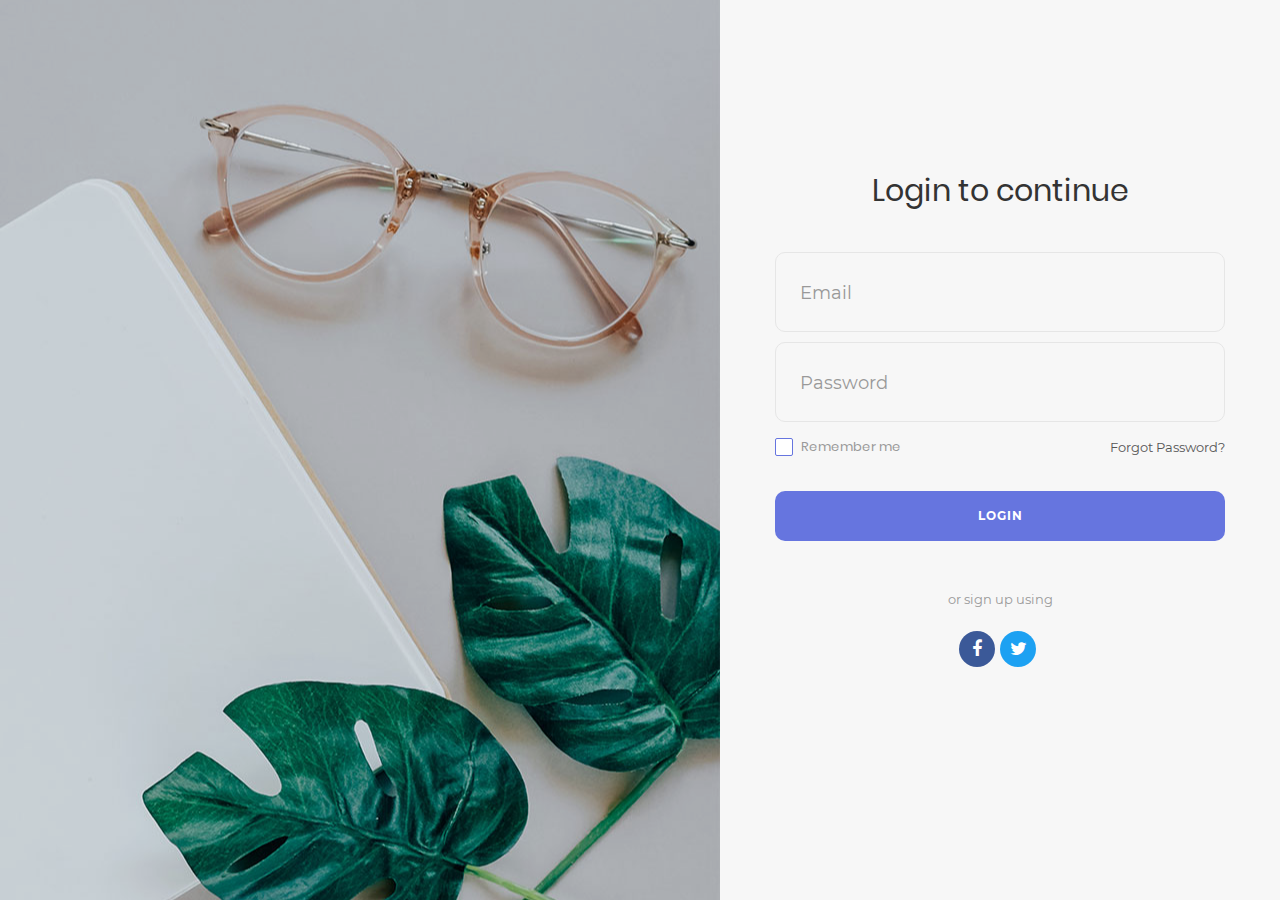
<file: Makale Atama Kodlar/yeniiii/webcontent/Login_v18/index.html>
<!DOCTYPE html>
<html lang="en">
<head>
	<title>Login V18</title>
	<meta charset="UTF-8">
	<meta name="viewport" content="width=device-width, initial-scale=1">
<!--===============================================================================================-->	
	<link rel="icon" type="image/png" href="images/icons/favicon.ico"/>
<!--===============================================================================================-->
	<link rel="stylesheet" type="text/css" href="vendor/bootstrap/css/bootstrap.min.css">
<!--===============================================================================================-->
	<link rel="stylesheet" type="text/css" href="fonts/font-awesome-4.7.0/css/font-awesome.min.css">
<!--===============================================================================================-->
	<link rel="stylesheet" type="text/css" href="fonts/Linearicons-Free-v1.0.0/icon-font.min.css">
<!--===============================================================================================-->
	<link rel="stylesheet" type="text/css" href="vendor/animate/animate.css">
<!--===============================================================================================-->	
	<link rel="stylesheet" type="text/css" href="vendor/css-hamburgers/hamburgers.min.css">
<!--===============================================================================================-->
	<link rel="stylesheet" type="text/css" href="vendor/animsition/css/animsition.min.css">
<!--===============================================================================================-->
	<link rel="stylesheet" type="text/css" href="vendor/select2/select2.min.css">
<!--===============================================================================================-->	
	<link rel="stylesheet" type="text/css" href="vendor/daterangepicker/daterangepicker.css">
<!--===============================================================================================-->
	<link rel="stylesheet" type="text/css" href="css/util.css">
	<link rel="stylesheet" type="text/css" href="css/main.css">
<!--===============================================================================================-->
</head>
<body style="background-color: #666666;">
	
	<div class="limiter">
		<div class="container-login100">
			<div class="wrap-login100">
				<form class="login100-form validate-form">
					<span class="login100-form-title p-b-43">
						Login to continue
					</span>
					
					
					<div class="wrap-input100 validate-input" data-validate = "Valid email is required: ex@abc.xyz">
						<input class="input100" type="text" name="email">
						<span class="focus-input100"></span>
						<span class="label-input100">Email</span>
					</div>
					
					
					<div class="wrap-input100 validate-input" data-validate="Password is required">
						<input class="input100" type="password" name="pass">
						<span class="focus-input100"></span>
						<span class="label-input100">Password</span>
					</div>

					<div class="flex-sb-m w-full p-t-3 p-b-32">
						<div class="contact100-form-checkbox">
							<input class="input-checkbox100" id="ckb1" type="checkbox" name="remember-me">
							<label class="label-checkbox100" for="ckb1">
								Remember me
							</label>
						</div>

						<div>
							<a href="#" class="txt1">
								Forgot Password?
							</a>
						</div>
					</div>
			

					<div class="container-login100-form-btn">
						<button class="login100-form-btn">
							Login
						</button>
					</div>
					
					<div class="text-center p-t-46 p-b-20">
						<span class="txt2">
							or sign up using
						</span>
					</div>

					<div class="login100-form-social flex-c-m">
						<a href="#" class="login100-form-social-item flex-c-m bg1 m-r-5">
							<i class="fa fa-facebook-f" aria-hidden="true"></i>
						</a>

						<a href="#" class="login100-form-social-item flex-c-m bg2 m-r-5">
							<i class="fa fa-twitter" aria-hidden="true"></i>
						</a>
					</div>
				</form>

				<div class="login100-more" style="background-image: url('images/bg-01.jpg');">
				</div>
			</div>
		</div>
	</div>
	
	

	
	
<!--===============================================================================================-->
	<script src="vendor/jquery/jquery-3.2.1.min.js"></script>
<!--===============================================================================================-->
	<script src="vendor/animsition/js/animsition.min.js"></script>
<!--===============================================================================================-->
	<script src="vendor/bootstrap/js/popper.js"></script>
	<script src="vendor/bootstrap/js/bootstrap.min.js"></script>
<!--===============================================================================================-->
	<script src="vendor/select2/select2.min.js"></script>
<!--===============================================================================================-->
	<script src="vendor/daterangepicker/moment.min.js"></script>
	<script src="vendor/daterangepicker/daterangepicker.js"></script>
<!--===============================================================================================-->
	<script src="vendor/countdowntime/countdowntime.js"></script>
<!--===============================================================================================-->
	<script src="js/main.js"></script>

</body>
</html>
</file>
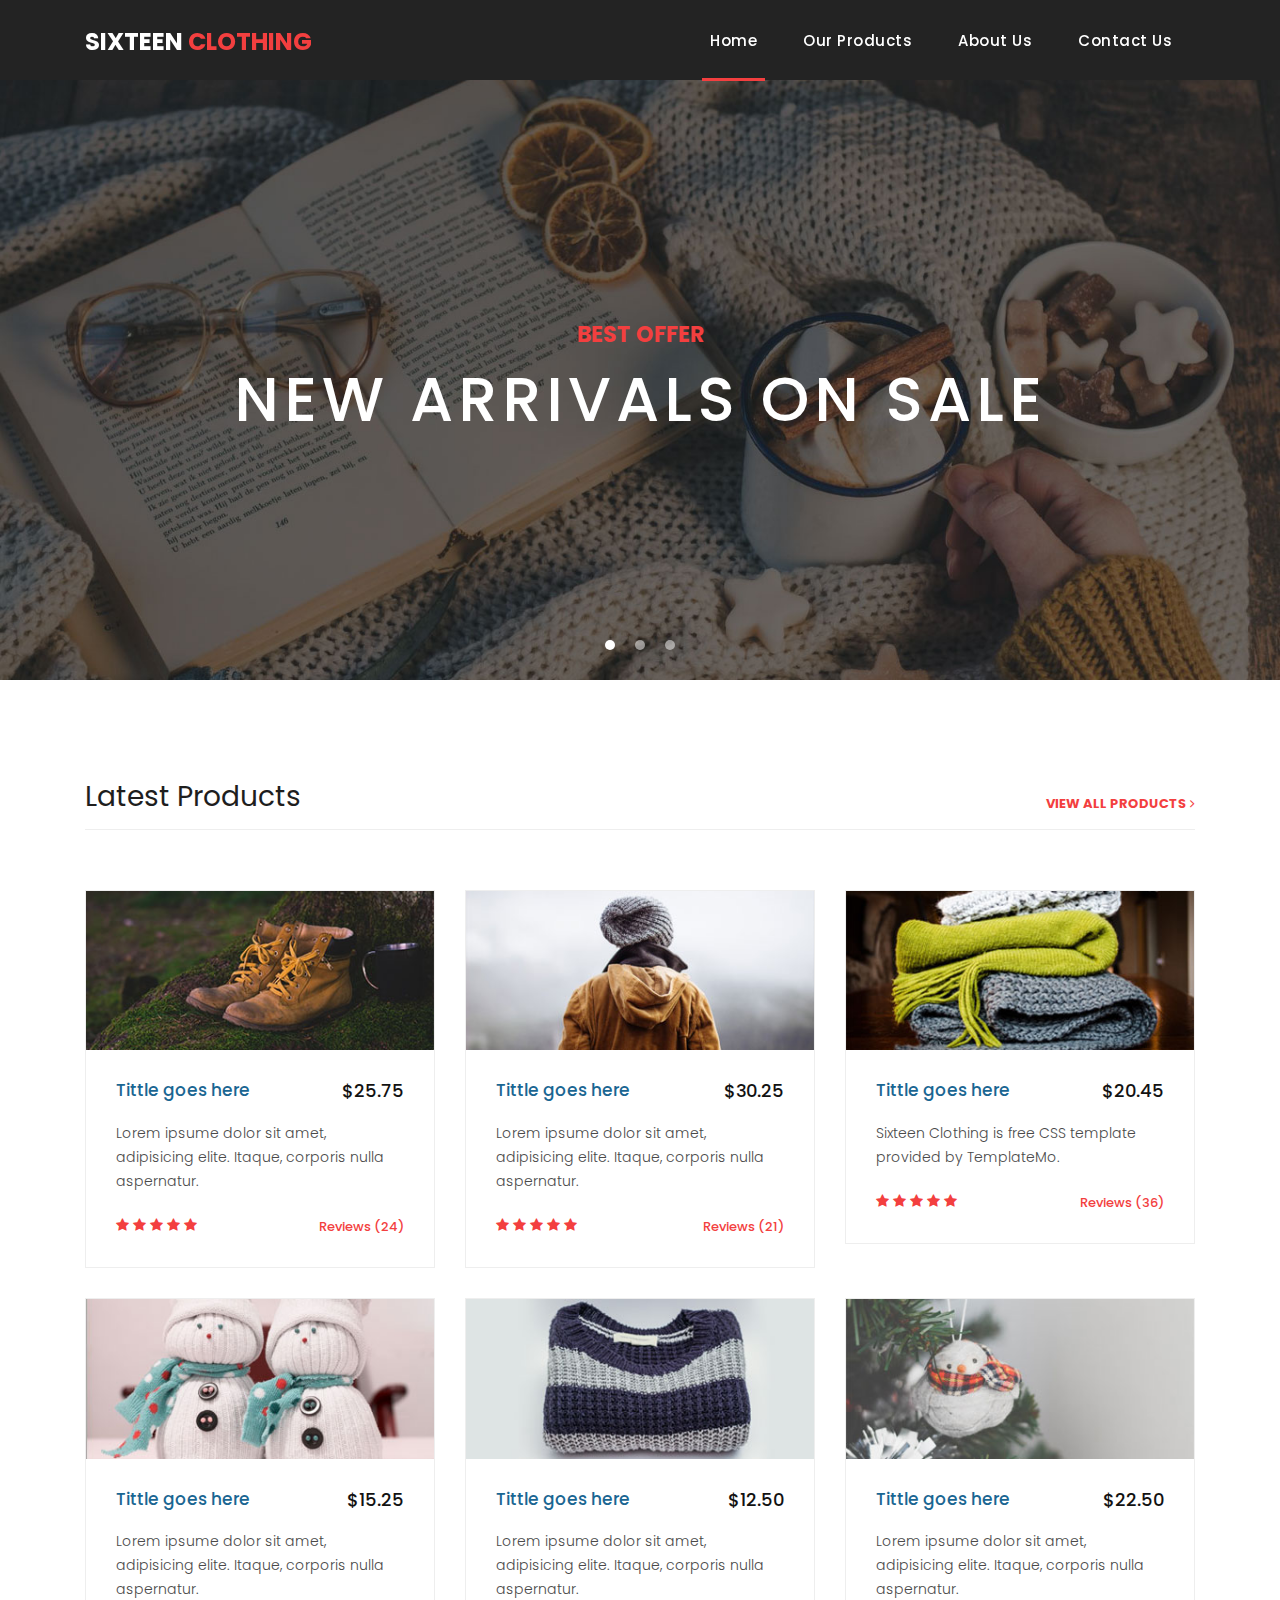
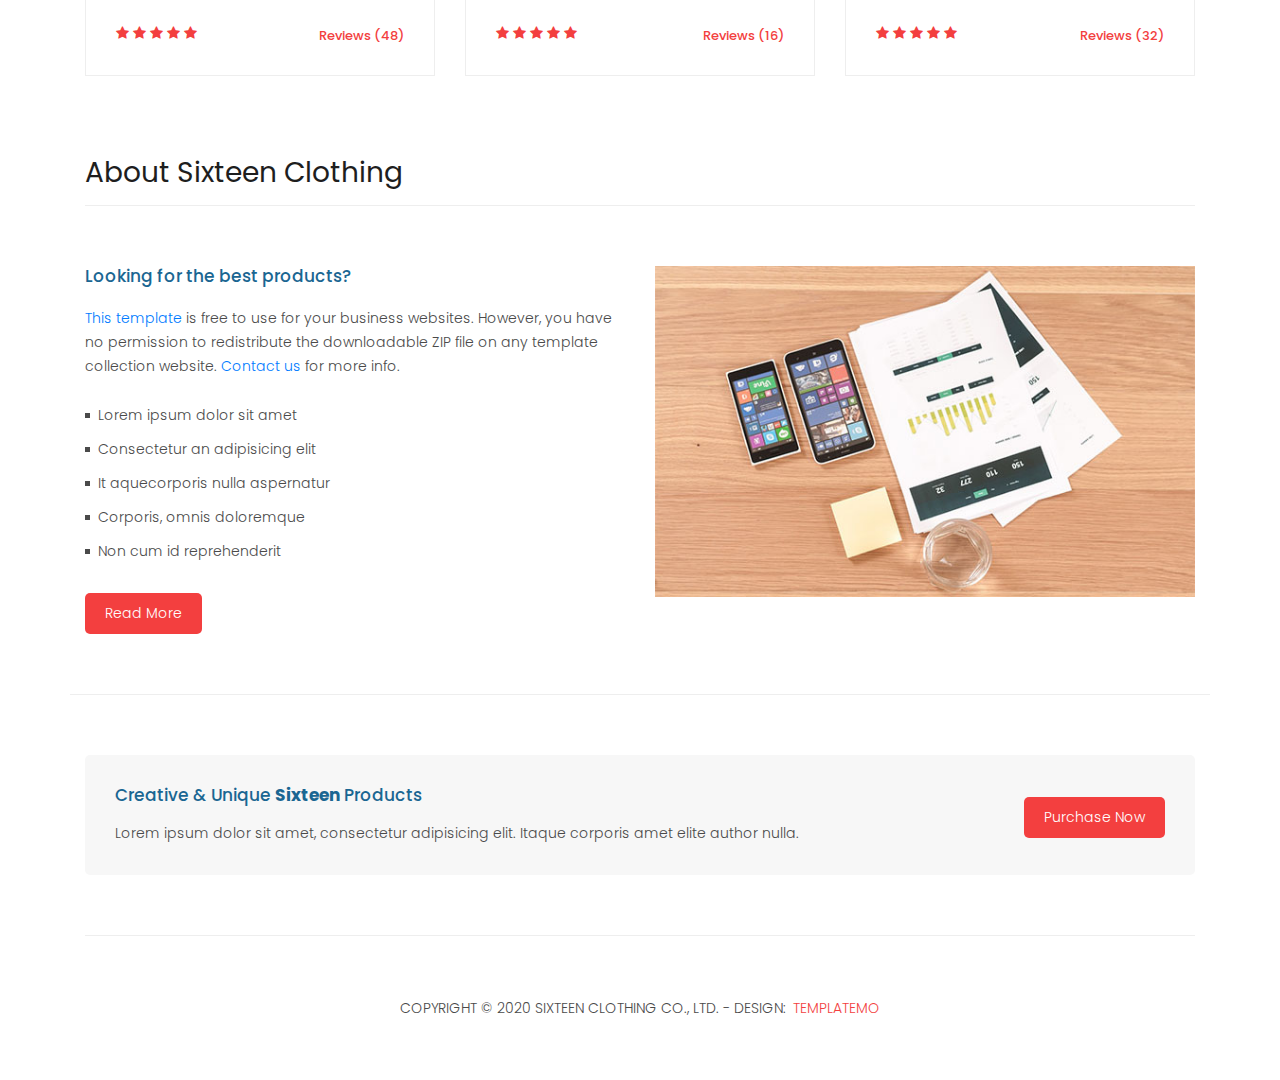
<file: Makale Atama Kodlar/yeniiii/webcontent/temp1/index.html>
<!DOCTYPE html>
<html lang="en">

  <head>

    <meta charset="utf-8">
    <meta name="viewport" content="width=device-width, initial-scale=1, shrink-to-fit=no">
    <meta name="description" content="">
    <meta name="author" content="">
    <link href="https://fonts.googleapis.com/css?family=Poppins:100,200,300,400,500,600,700,800,900&display=swap" rel="stylesheet">

    <title>Sixteen Clothing HTML Template</title>

    <!-- Bootstrap core CSS -->
    <link href="vendor/bootstrap/css/bootstrap.min.css" rel="stylesheet">
<!--

TemplateMo 546 Sixteen Clothing

https://templatemo.com/tm-546-sixteen-clothing

-->

    <!-- Additional CSS Files -->
    <link rel="stylesheet" href="assets/css/fontawesome.css">
    <link rel="stylesheet" href="assets/css/templatemo-sixteen.css">
    <link rel="stylesheet" href="assets/css/owl.css">

  </head>

  <body>

    <!-- ***** Preloader Start ***** -->
    <div id="preloader">
        <div class="jumper">
            <div></div>
            <div></div>
            <div></div>
        </div>
    </div>  
    <!-- ***** Preloader End ***** -->

    <!-- Header -->
    <header class="">
      <nav class="navbar navbar-expand-lg">
        <div class="container">
          <a class="navbar-brand" href="index.html"><h2>Sixteen <em>Clothing</em></h2></a>
          <button class="navbar-toggler" type="button" data-toggle="collapse" data-target="#navbarResponsive" aria-controls="navbarResponsive" aria-expanded="false" aria-label="Toggle navigation">
            <span class="navbar-toggler-icon"></span>
          </button>
          <div class="collapse navbar-collapse" id="navbarResponsive">
            <ul class="navbar-nav ml-auto">
              <li class="nav-item active">
                <a class="nav-link" href="index.html">Home
                  <span class="sr-only">(current)</span>
                </a>
              </li> 
              <li class="nav-item">
                <a class="nav-link" href="products.html">Our Products</a>
              </li>
              <li class="nav-item">
                <a class="nav-link" href="about.html">About Us</a>
              </li>
              <li class="nav-item">
                <a class="nav-link" href="contact.html">Contact Us</a>
              </li>
            </ul>
          </div>
        </div>
      </nav>
    </header>

    <!-- Page Content -->
    <!-- Banner Starts Here -->
    <div class="banner header-text">
      <div class="owl-banner owl-carousel">
        <div class="banner-item-01">
          <div class="text-content">
            <h4>Best Offer</h4>
            <h2>New Arrivals On Sale</h2>
          </div>
        </div>
        <div class="banner-item-02">
          <div class="text-content">
            <h4>Flash Deals</h4>
            <h2>Get your best products</h2>
          </div>
        </div>
        <div class="banner-item-03">
          <div class="text-content">
            <h4>Last Minute</h4>
            <h2>Grab last minute deals</h2>
          </div>
        </div>
      </div>
    </div>
    <!-- Banner Ends Here -->

    <div class="latest-products">
      <div class="container">
        <div class="row">
          <div class="col-md-12">
            <div class="section-heading">
              <h2>Latest Products</h2>
              <a href="products.html">view all products <i class="fa fa-angle-right"></i></a>
            </div>
          </div>
          <div class="col-md-4">
            <div class="product-item">
              <a href="#"><img src="assets/images/product_01.jpg" alt=""></a>
              <div class="down-content">
                <a href="#"><h4>Tittle goes here</h4></a>
                <h6>$25.75</h6>
                <p>Lorem ipsume dolor sit amet, adipisicing elite. Itaque, corporis nulla aspernatur.</p>
                <ul class="stars">
                  <li><i class="fa fa-star"></i></li>
                  <li><i class="fa fa-star"></i></li>
                  <li><i class="fa fa-star"></i></li>
                  <li><i class="fa fa-star"></i></li>
                  <li><i class="fa fa-star"></i></li>
                </ul>
                <span>Reviews (24)</span>
              </div>
            </div>
          </div>
          <div class="col-md-4">
            <div class="product-item">
              <a href="#"><img src="assets/images/product_02.jpg" alt=""></a>
              <div class="down-content">
                <a href="#"><h4>Tittle goes here</h4></a>
                <h6>$30.25</h6>
                <p>Lorem ipsume dolor sit amet, adipisicing elite. Itaque, corporis nulla aspernatur.</p>
                <ul class="stars">
                  <li><i class="fa fa-star"></i></li>
                  <li><i class="fa fa-star"></i></li>
                  <li><i class="fa fa-star"></i></li>
                  <li><i class="fa fa-star"></i></li>
                  <li><i class="fa fa-star"></i></li>
                </ul>
                <span>Reviews (21)</span>
              </div>
            </div>
          </div>
          <div class="col-md-4">
            <div class="product-item">
              <a href="#"><img src="assets/images/product_03.jpg" alt=""></a>
              <div class="down-content">
                <a href="#"><h4>Tittle goes here</h4></a>
                <h6>$20.45</h6>
                <p>Sixteen Clothing is free CSS template provided by TemplateMo.</p>
                <ul class="stars">
                  <li><i class="fa fa-star"></i></li>
                  <li><i class="fa fa-star"></i></li>
                  <li><i class="fa fa-star"></i></li>
                  <li><i class="fa fa-star"></i></li>
                  <li><i class="fa fa-star"></i></li>
                </ul>
                <span>Reviews (36)</span>
              </div>
            </div>
          </div>
          <div class="col-md-4">
            <div class="product-item">
              <a href="#"><img src="assets/images/product_04.jpg" alt=""></a>
              <div class="down-content">
                <a href="#"><h4>Tittle goes here</h4></a>
                <h6>$15.25</h6>
                <p>Lorem ipsume dolor sit amet, adipisicing elite. Itaque, corporis nulla aspernatur.</p>
                <ul class="stars">
                  <li><i class="fa fa-star"></i></li>
                  <li><i class="fa fa-star"></i></li>
                  <li><i class="fa fa-star"></i></li>
                  <li><i class="fa fa-star"></i></li>
                  <li><i class="fa fa-star"></i></li>
                </ul>
                <span>Reviews (48)</span>
              </div>
            </div>
          </div>
          <div class="col-md-4">
            <div class="product-item">
              <a href="#"><img src="assets/images/product_05.jpg" alt=""></a>
              <div class="down-content">
                <a href="#"><h4>Tittle goes here</h4></a>
                <h6>$12.50</h6>
                <p>Lorem ipsume dolor sit amet, adipisicing elite. Itaque, corporis nulla aspernatur.</p>
                <ul class="stars">
                  <li><i class="fa fa-star"></i></li>
                  <li><i class="fa fa-star"></i></li>
                  <li><i class="fa fa-star"></i></li>
                  <li><i class="fa fa-star"></i></li>
                  <li><i class="fa fa-star"></i></li>
                </ul>
                <span>Reviews (16)</span>
              </div>
            </div>
          </div>
          <div class="col-md-4">
            <div class="product-item">
              <a href="#"><img src="assets/images/product_06.jpg" alt=""></a>
              <div class="down-content">
                <a href="#"><h4>Tittle goes here</h4></a>
                <h6>$22.50</h6>
                <p>Lorem ipsume dolor sit amet, adipisicing elite. Itaque, corporis nulla aspernatur.</p>
                <ul class="stars">
                  <li><i class="fa fa-star"></i></li>
                  <li><i class="fa fa-star"></i></li>
                  <li><i class="fa fa-star"></i></li>
                  <li><i class="fa fa-star"></i></li>
                  <li><i class="fa fa-star"></i></li>
                </ul>
                <span>Reviews (32)</span>
              </div>
            </div>
          </div>
        </div>
      </div>
    </div>

    <div class="best-features">
      <div class="container">
        <div class="row">
          <div class="col-md-12">
            <div class="section-heading">
              <h2>About Sixteen Clothing</h2>
            </div>
          </div>
          <div class="col-md-6">
            <div class="left-content">
              <h4>Looking for the best products?</h4>
              <p><a rel="nofollow" href="https://templatemo.com/tm-546-sixteen-clothing" target="_parent">This template</a> is free to use for your business websites. However, you have no permission to redistribute the downloadable ZIP file on any template collection website. <a rel="nofollow" href="https://templatemo.com/contact">Contact us</a> for more info.</p>
              <ul class="featured-list">
                <li><a href="#">Lorem ipsum dolor sit amet</a></li>
                <li><a href="#">Consectetur an adipisicing elit</a></li>
                <li><a href="#">It aquecorporis nulla aspernatur</a></li>
                <li><a href="#">Corporis, omnis doloremque</a></li>
                <li><a href="#">Non cum id reprehenderit</a></li>
              </ul>
              <a href="about.html" class="filled-button">Read More</a>
            </div>
          </div>
          <div class="col-md-6">
            <div class="right-image">
              <img src="assets/images/feature-image.jpg" alt="">
            </div>
          </div>
        </div>
      </div>
    </div>


    <div class="call-to-action">
      <div class="container">
        <div class="row">
          <div class="col-md-12">
            <div class="inner-content">
              <div class="row">
                <div class="col-md-8">
                  <h4>Creative &amp; Unique <em>Sixteen</em> Products</h4>
                  <p>Lorem ipsum dolor sit amet, consectetur adipisicing elit. Itaque corporis amet elite author nulla.</p>
                </div>
                <div class="col-md-4">
                  <a href="#" class="filled-button">Purchase Now</a>
                </div>
              </div>
            </div>
          </div>
        </div>
      </div>
    </div>

    
    <footer>
      <div class="container">
        <div class="row">
          <div class="col-md-12">
            <div class="inner-content">
              <p>Copyright &copy; 2020 Sixteen Clothing Co., Ltd.
            
            - Design: <a rel="nofollow noopener" href="https://templatemo.com" target="_blank">TemplateMo</a></p>
            </div>
          </div>
        </div>
      </div>
    </footer>


    <!-- Bootstrap core JavaScript -->
    <script src="vendor/jquery/jquery.min.js"></script>
    <script src="vendor/bootstrap/js/bootstrap.bundle.min.js"></script>


    <!-- Additional Scripts -->
    <script src="assets/js/custom.js"></script>
    <script src="assets/js/owl.js"></script>
    <script src="assets/js/slick.js"></script>
    <script src="assets/js/isotope.js"></script>
    <script src="assets/js/accordions.js"></script>


    <script language = "text/Javascript"> 
      cleared[0] = cleared[1] = cleared[2] = 0; //set a cleared flag for each field
      function clearField(t){                   //declaring the array outside of the
      if(! cleared[t.id]){                      // function makes it static and global
          cleared[t.id] = 1;  // you could use true and false, but that's more typing
          t.value='';         // with more chance of typos
          t.style.color='#fff';
          }
      }
    </script>


  </body>

</html>
</file>
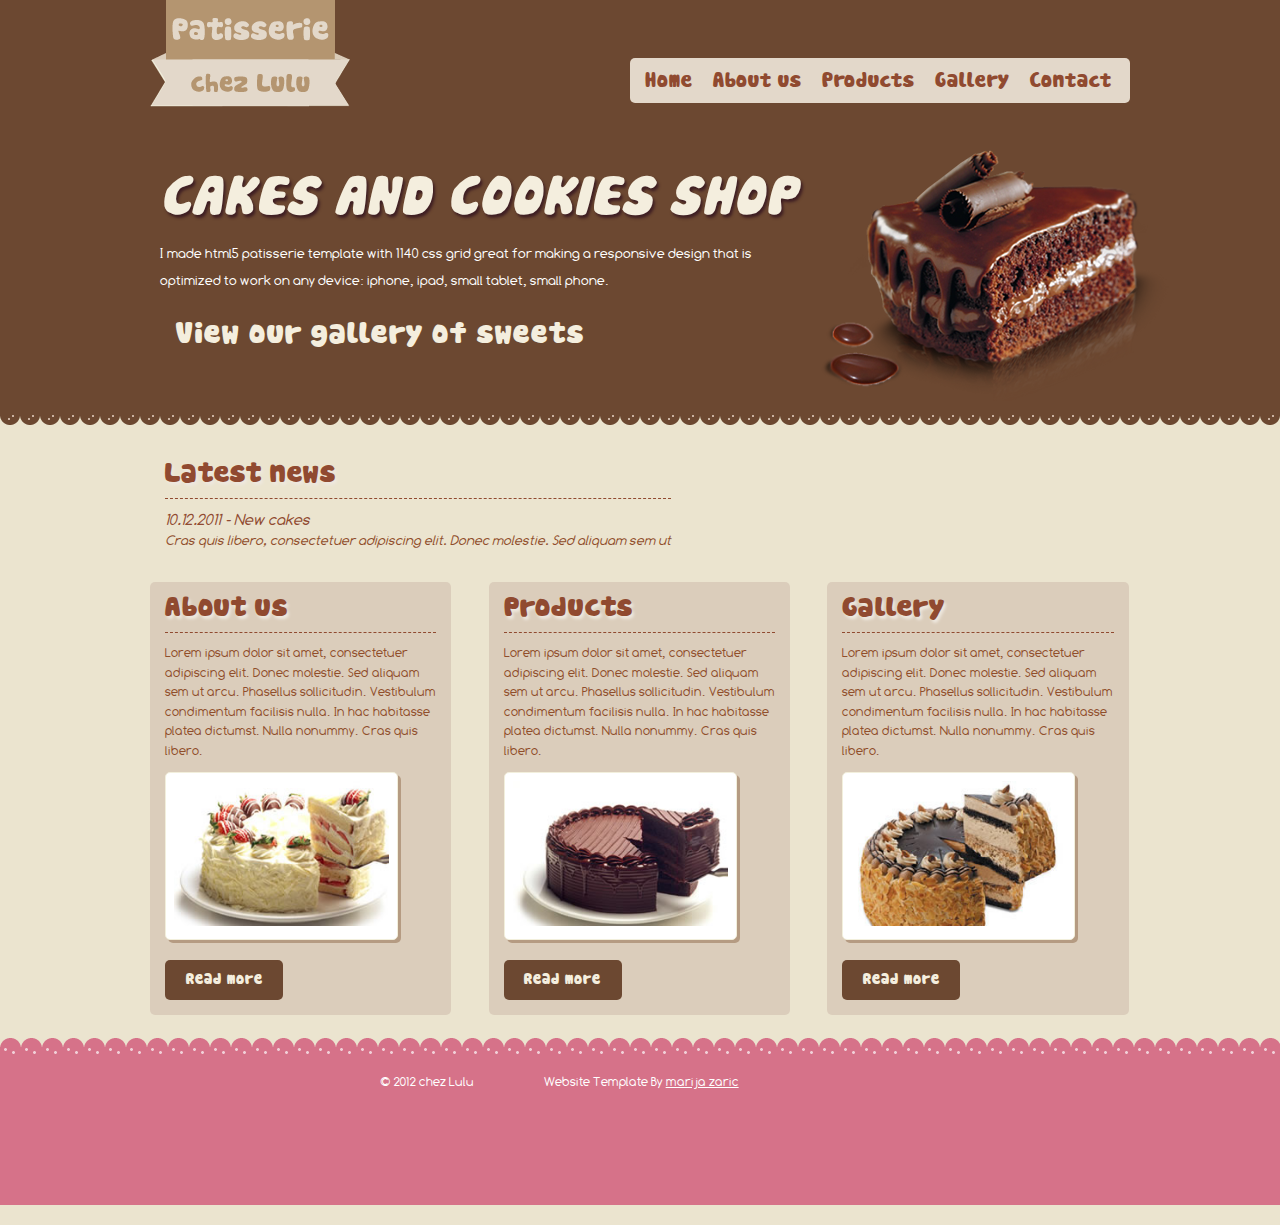
<file: Makale Atama Kodlar/yeniiii/webcontent/colorlib-regform-2/templateler/patisserie/index.html>
﻿<!DOCTYPE html>
<html lang="en" dir="ltr">
<head>
<title>P&acirc;tisserie</title>
<meta charset="UTF-8">
<link rel="stylesheet" type="text/css" href="css/styles.css">
<meta name="viewport" content="width=device-width, initial-scale=1.0">
<link rel="stylesheet" href="css/1140.css" type="text/css" media="screen">
<!--[if lte IE 9]>
<link rel="stylesheet" href="css/ie.css" type="text/css" media="screen">
<script src="js/html5.js"></script>
<script src="js/css3-mediaqueries.js"></script>
<![endif]-->
</head>
<body>
<div class="container">
  <div class="row">
    <!--start header-->
    <header>
      <!--start logo-->
      <div class="sixcol"> <a href="#" id="logo"><img src="images/logo.png" width="303" height="120" alt=""></a> </div>
      <!--end logo-->
      <!--start menu-->
      <div class="sixcol last">
        <nav>
          <ul>
            <li><a href="#">Home</a></li>
            <li><a href="#">About us </a></li>
            <li><a href="#">Products</a></li>
            <li><a href="index.html">Gallery</a></li>
            <li><a href="#">Contact</a></li>
          </ul>
        </nav>
      </div>
      <!--end menu-->
      <img src="images/cake.png" width="350" height="256" alt="" class="cake">
      <!--end header-->
    </header>
  </div>
</div>
<!--start intro-->
<div class="container">
  <div class="row">
    <section id="intro" class="onecol">
      <hgroup>
        <h1>CAKES AND COOKIES SHOP</h1>
        <h2>I made html5 patisserie template with 1140 css grid great for making a responsive design that is optimized to work on any device: iphone, ipad, small tablet, small phone. </h2>
      </hgroup>
      <a href="#" class="button1">View our gallery of sweets</a> </section>
  </div>
</div>
<!--end intro-->
<div class="container">
  <div class="row">
    <div class="holder_content1">
      <section class="group4">
        <h3>Latest news</h3>
        <article>
          <h4>10.12.2011 - New cakes <span>Cras quis libero, consectetuer adipiscing elit. Donec molestie. Sed aliquam sem ut </span></h4>
        </article>
      </section>
    </div>
    <!--end holder-->
  </div>
</div>
<div class="container">
  <div class="row">
    <div class="fourcol">
      <section class="group1">
        <h5>About us</h5>
        <p>Lorem ipsum dolor sit amet, consectetuer adipiscing elit. Donec molestie. Sed aliquam sem ut arcu. Phasellus sollicitudin. Vestibulum condimentum facilisis nulla. In hac habitasse platea dictumst. Nulla nonummy. Cras quis libero.</p>
        <a class="photo_hover3" href="#"><img src="images/picture1.jpg" width="215" height="137" alt=""></a> <a href="#"><span class="button">Read more</span></a> </section>
    </div>
    <div class="fourcol">
      <section class="group2">
        <h5>Products</h5>
        <p>Lorem ipsum dolor sit amet, consectetuer adipiscing elit. Donec molestie. Sed aliquam sem ut arcu. Phasellus sollicitudin. Vestibulum condimentum facilisis nulla. In hac habitasse platea dictumst. Nulla nonummy. Cras quis libero.</p>
        <a class="photo_hover3" href="#"><img src="images/picture2.jpg" width="215" height="137" alt=""></a> <a href="#"><span class="button">Read more</span></a> </section>
    </div>
    <div class="fourcol last">
      <section class="group3">
        <h5>Gallery</h5>
        <p>Lorem ipsum dolor sit amet, consectetuer adipiscing elit. Donec molestie. Sed aliquam sem ut arcu. Phasellus sollicitudin. Vestibulum condimentum facilisis nulla. In hac habitasse platea dictumst. Nulla nonummy. Cras quis libero. </p>
        <a class="photo_hover3" href="#"><img src="images/picture3.jpg" width="215" height="137" alt=""></a> <a href="#"><span class="button">Read more</span></a> </section>
    </div>
  </div>
</div>
<!--start footer-->
<footer>
  <div class="container copyright">
    <div class="row">
      <div class="sixcol">
        <div id="FooterTree"> &copy; 2012 chez Lulu </div>
      </div>
      <div class="sixcol last">
        <div id="FooterTwo">Website Template By <a target="_blank" href="http://www.marijazaric.com">marija zaric</a></div>
      </div>
    </div>
  </div>
</footer>
<!--end footer-->
</body>
</html>
</file>
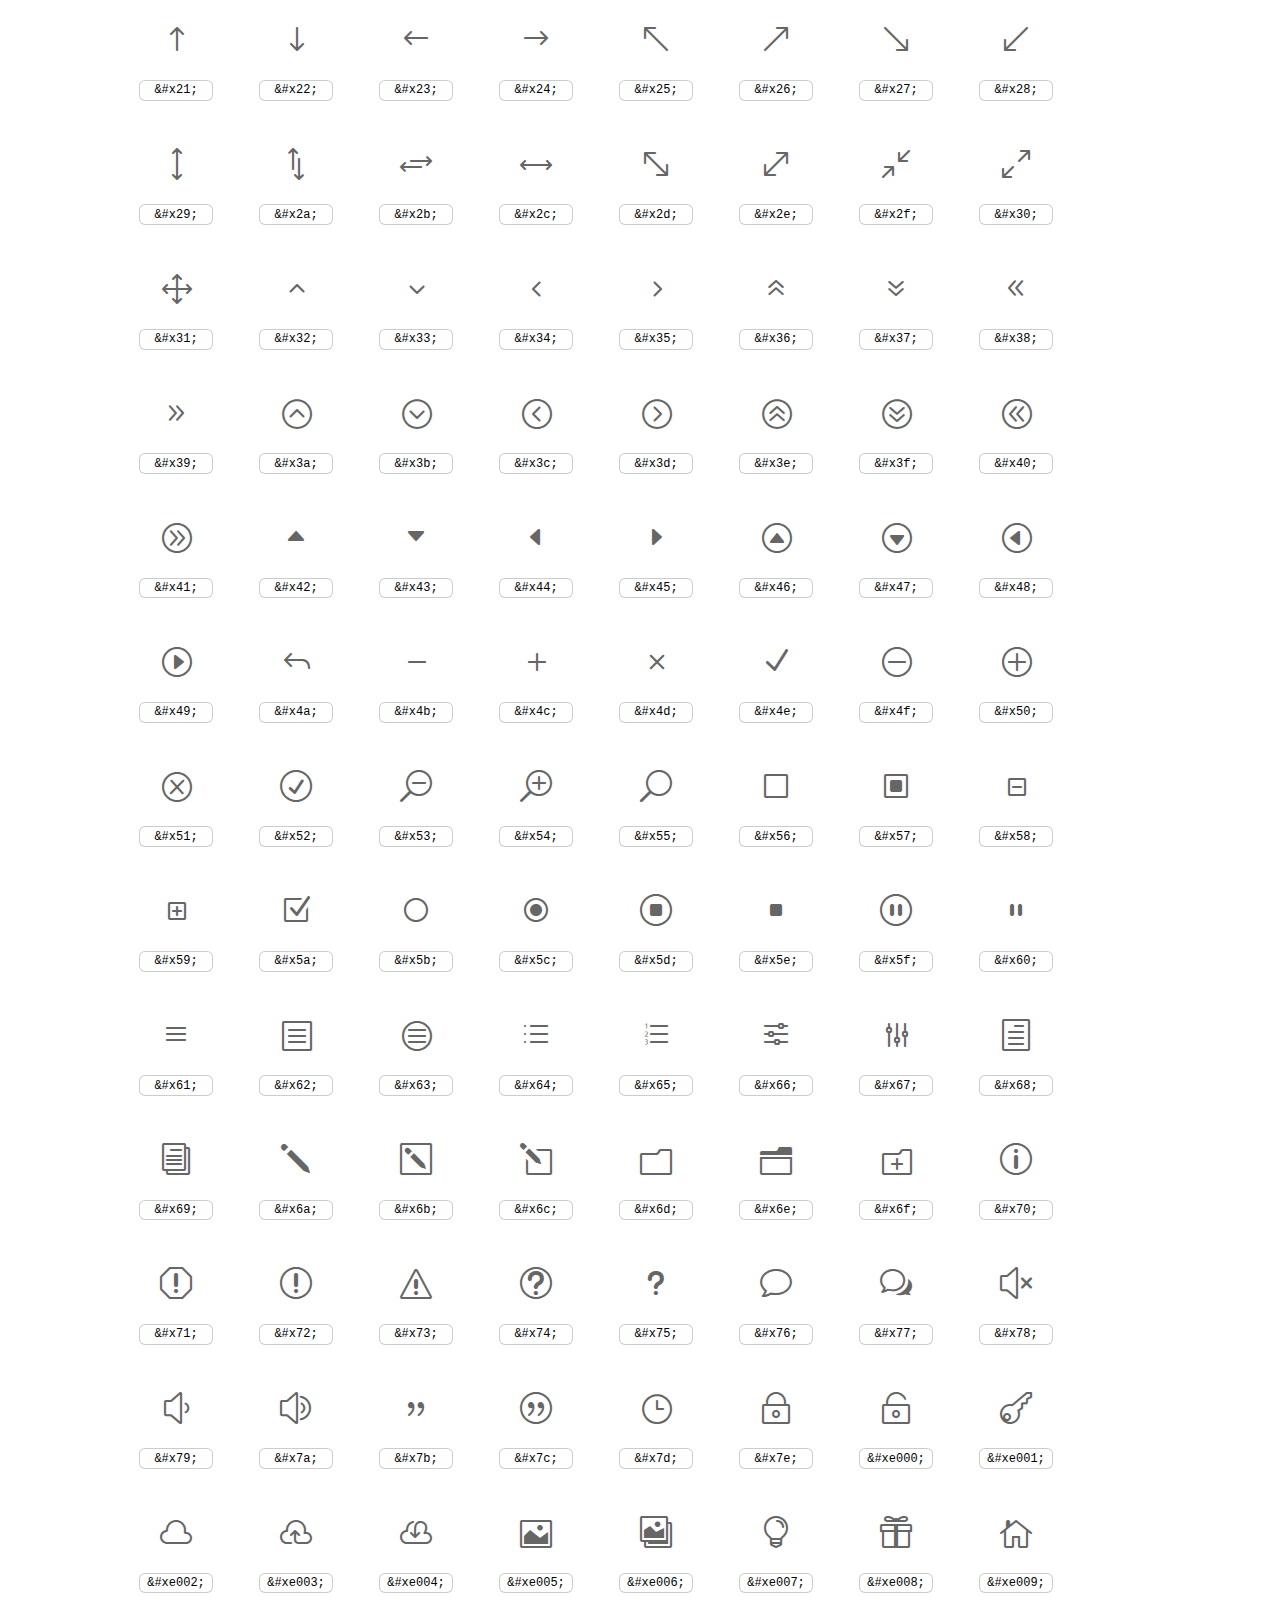
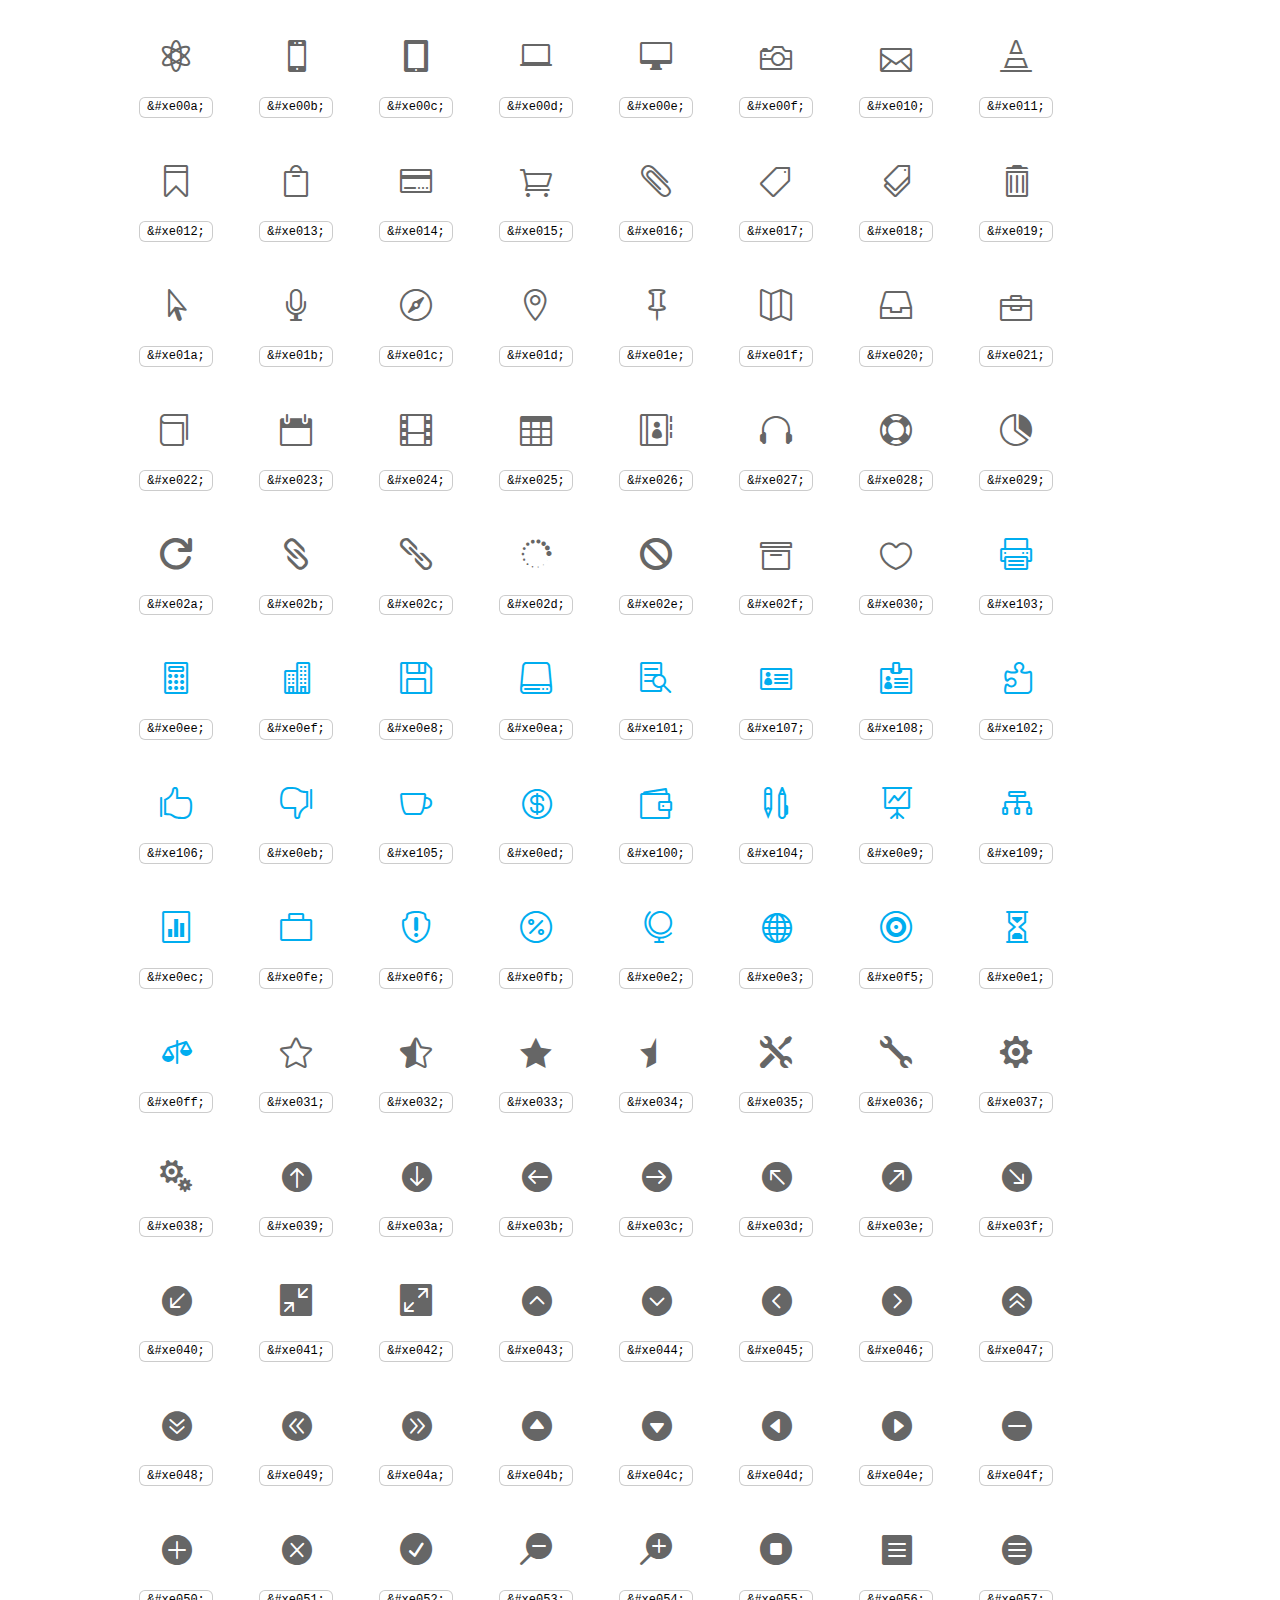
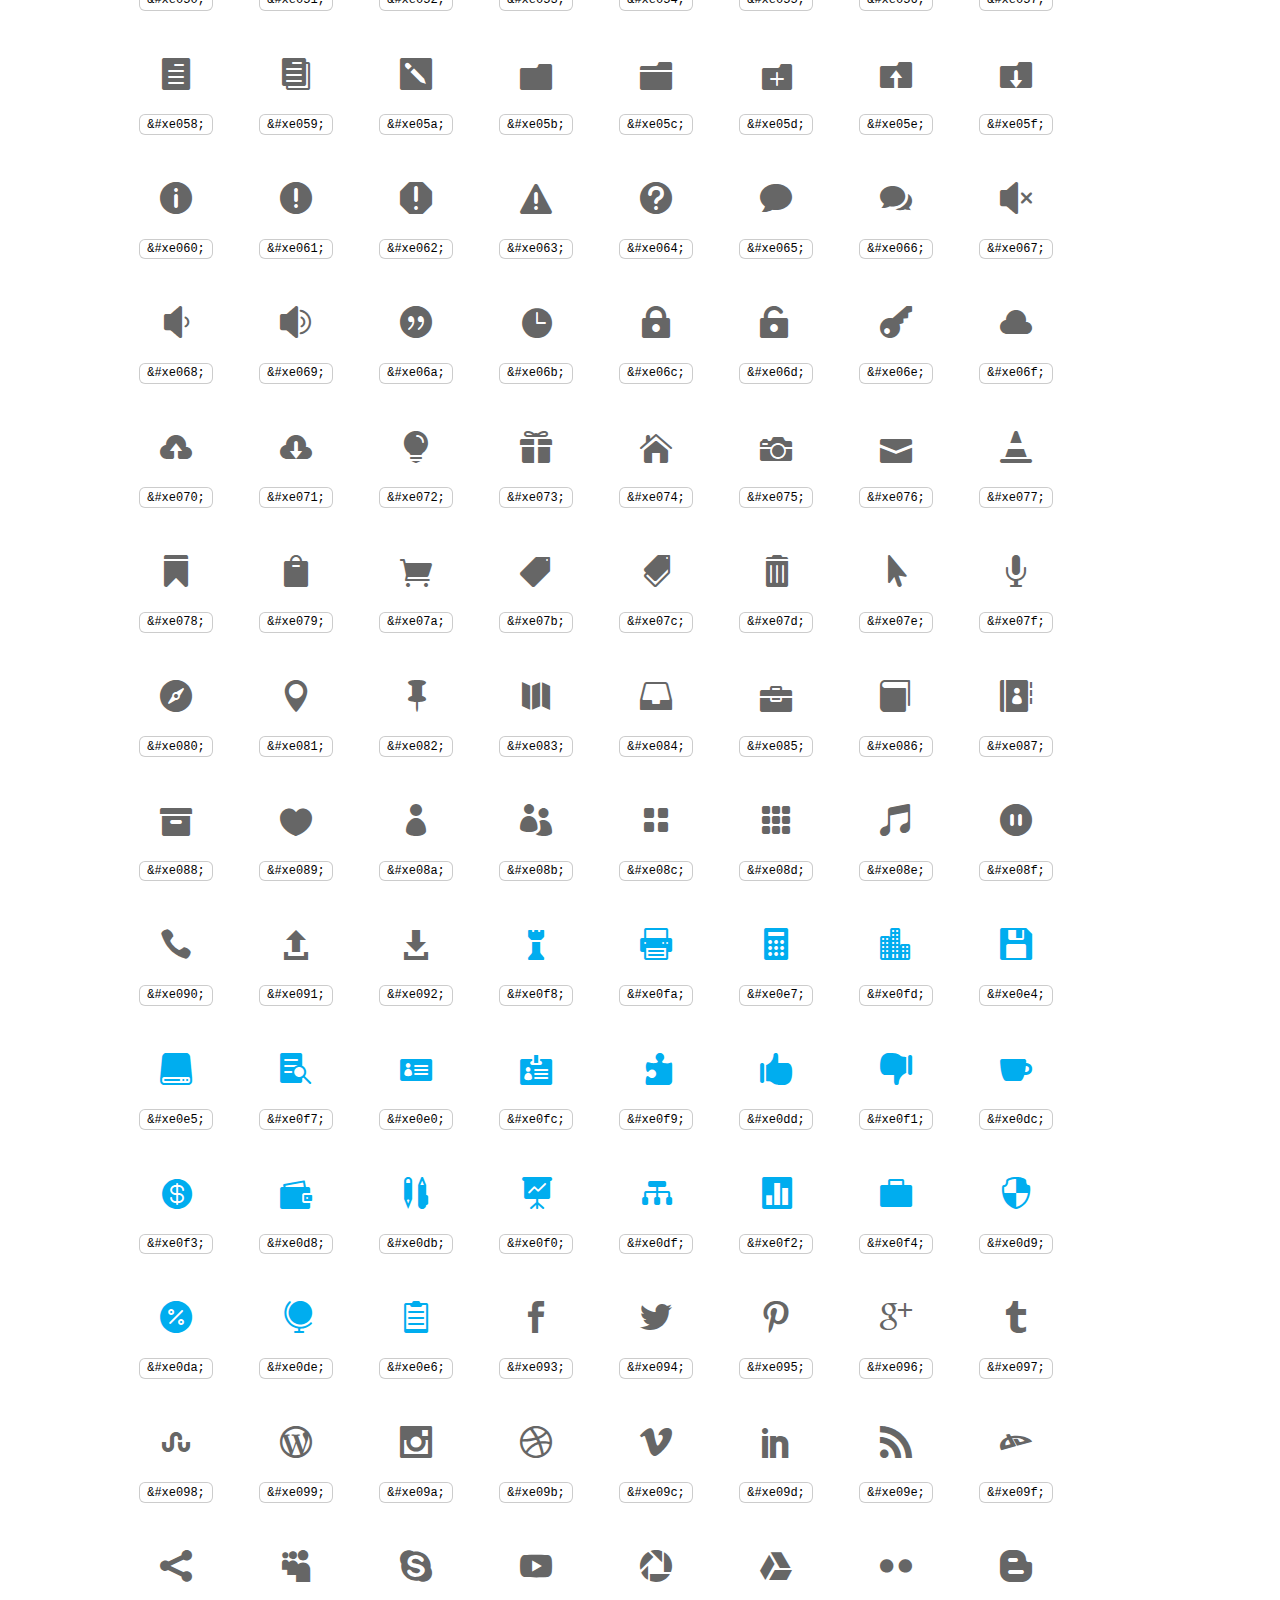
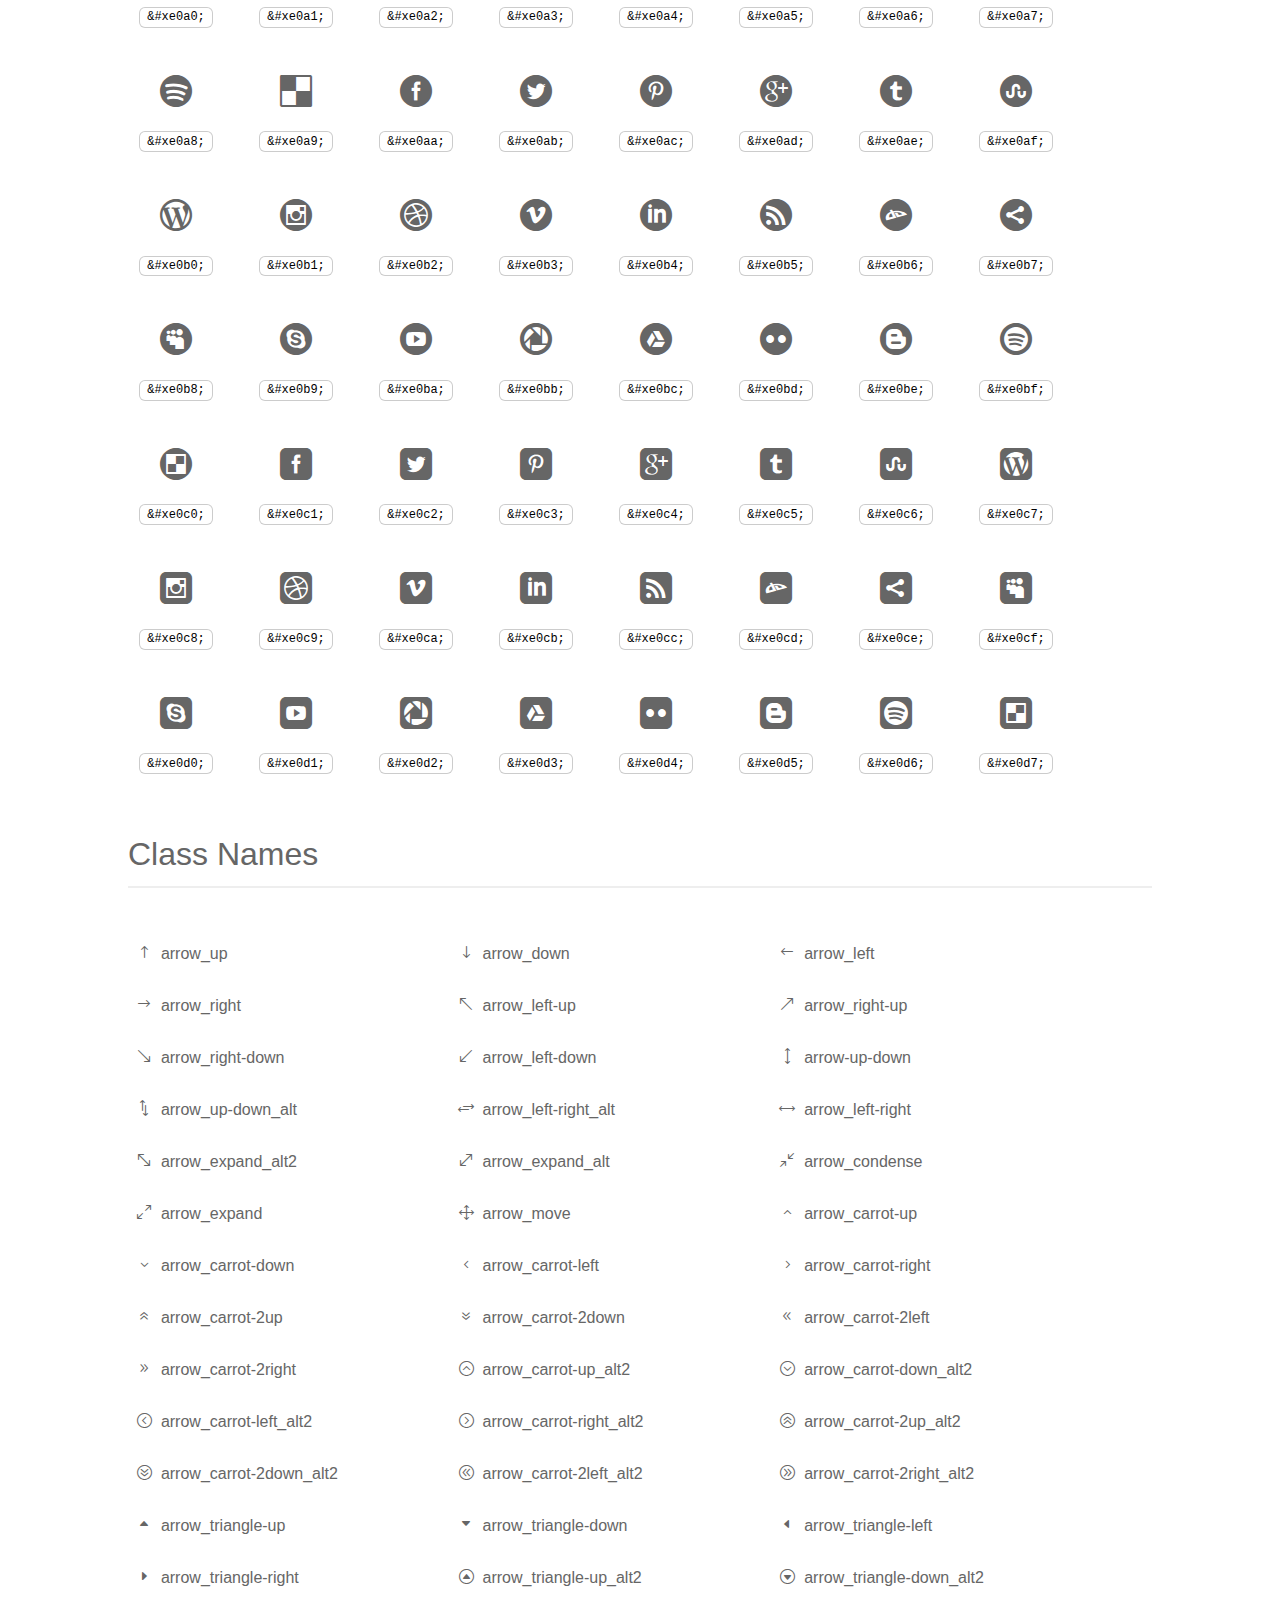
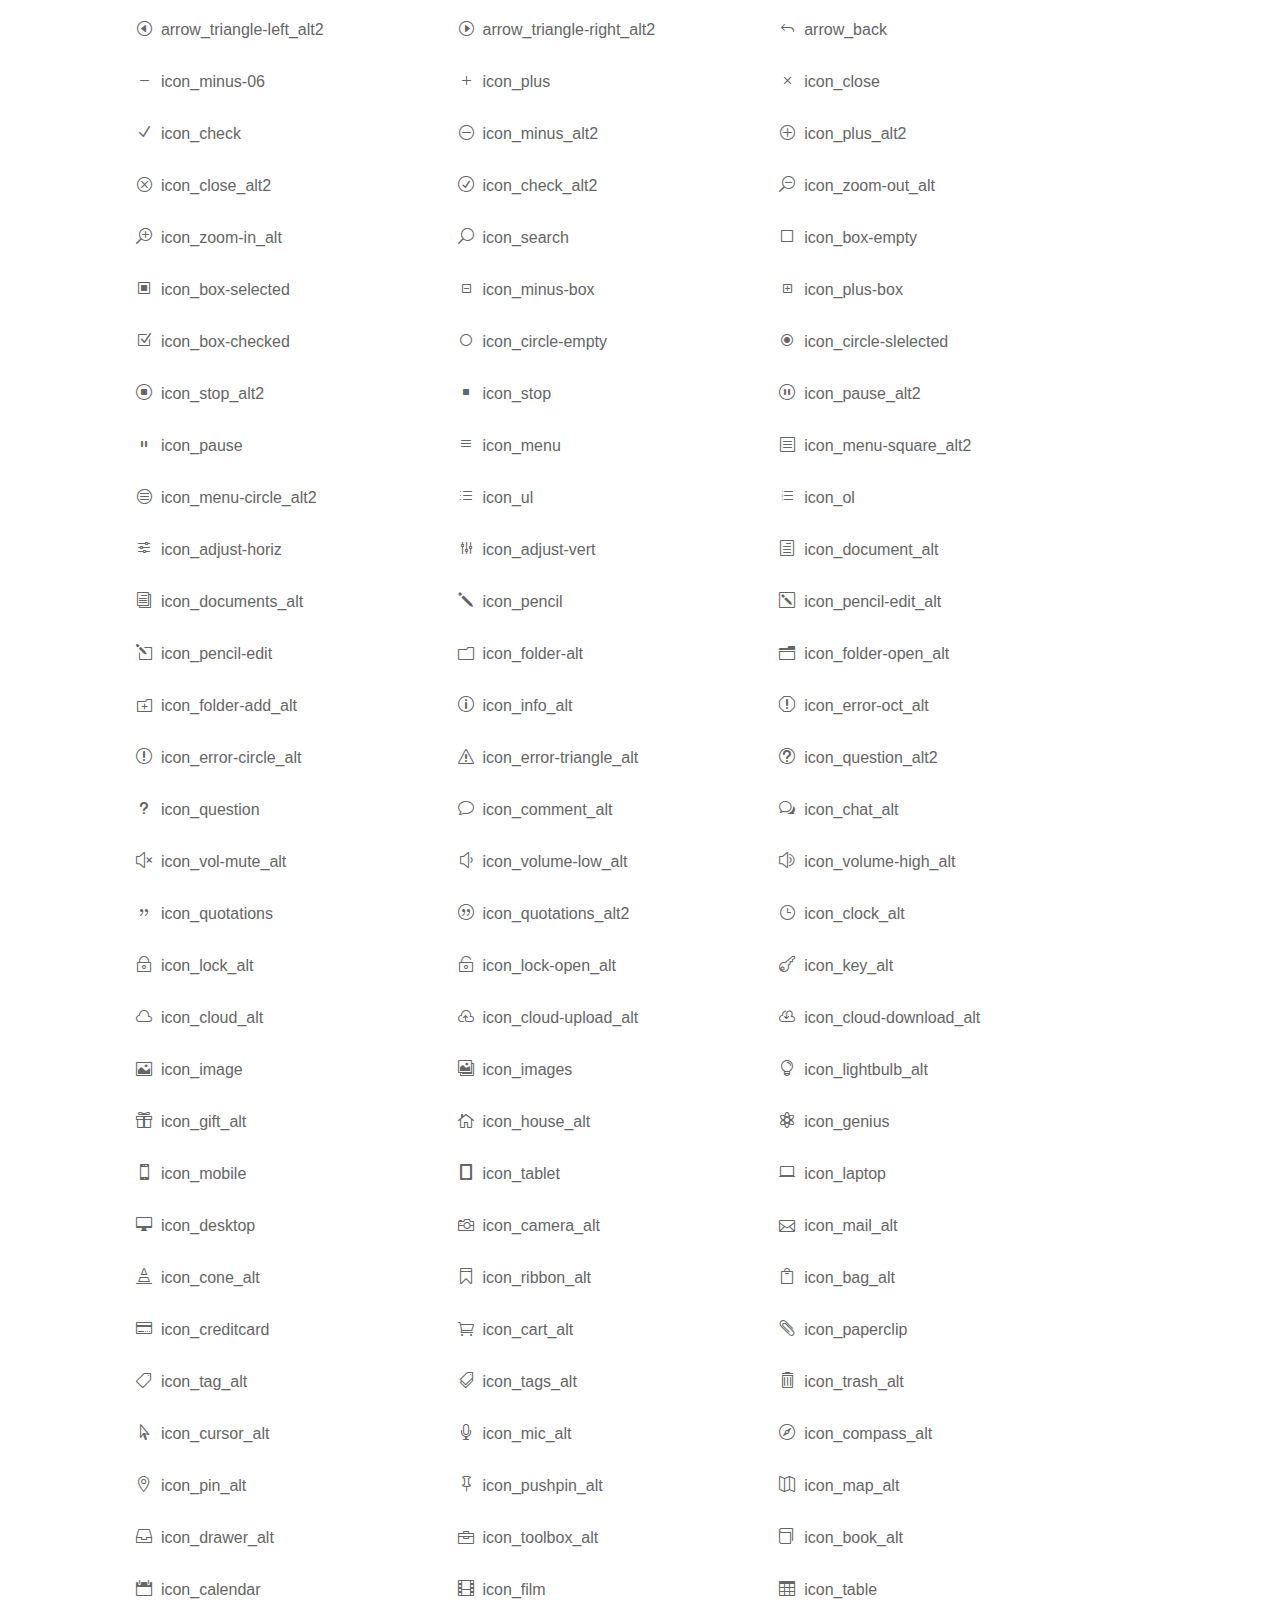
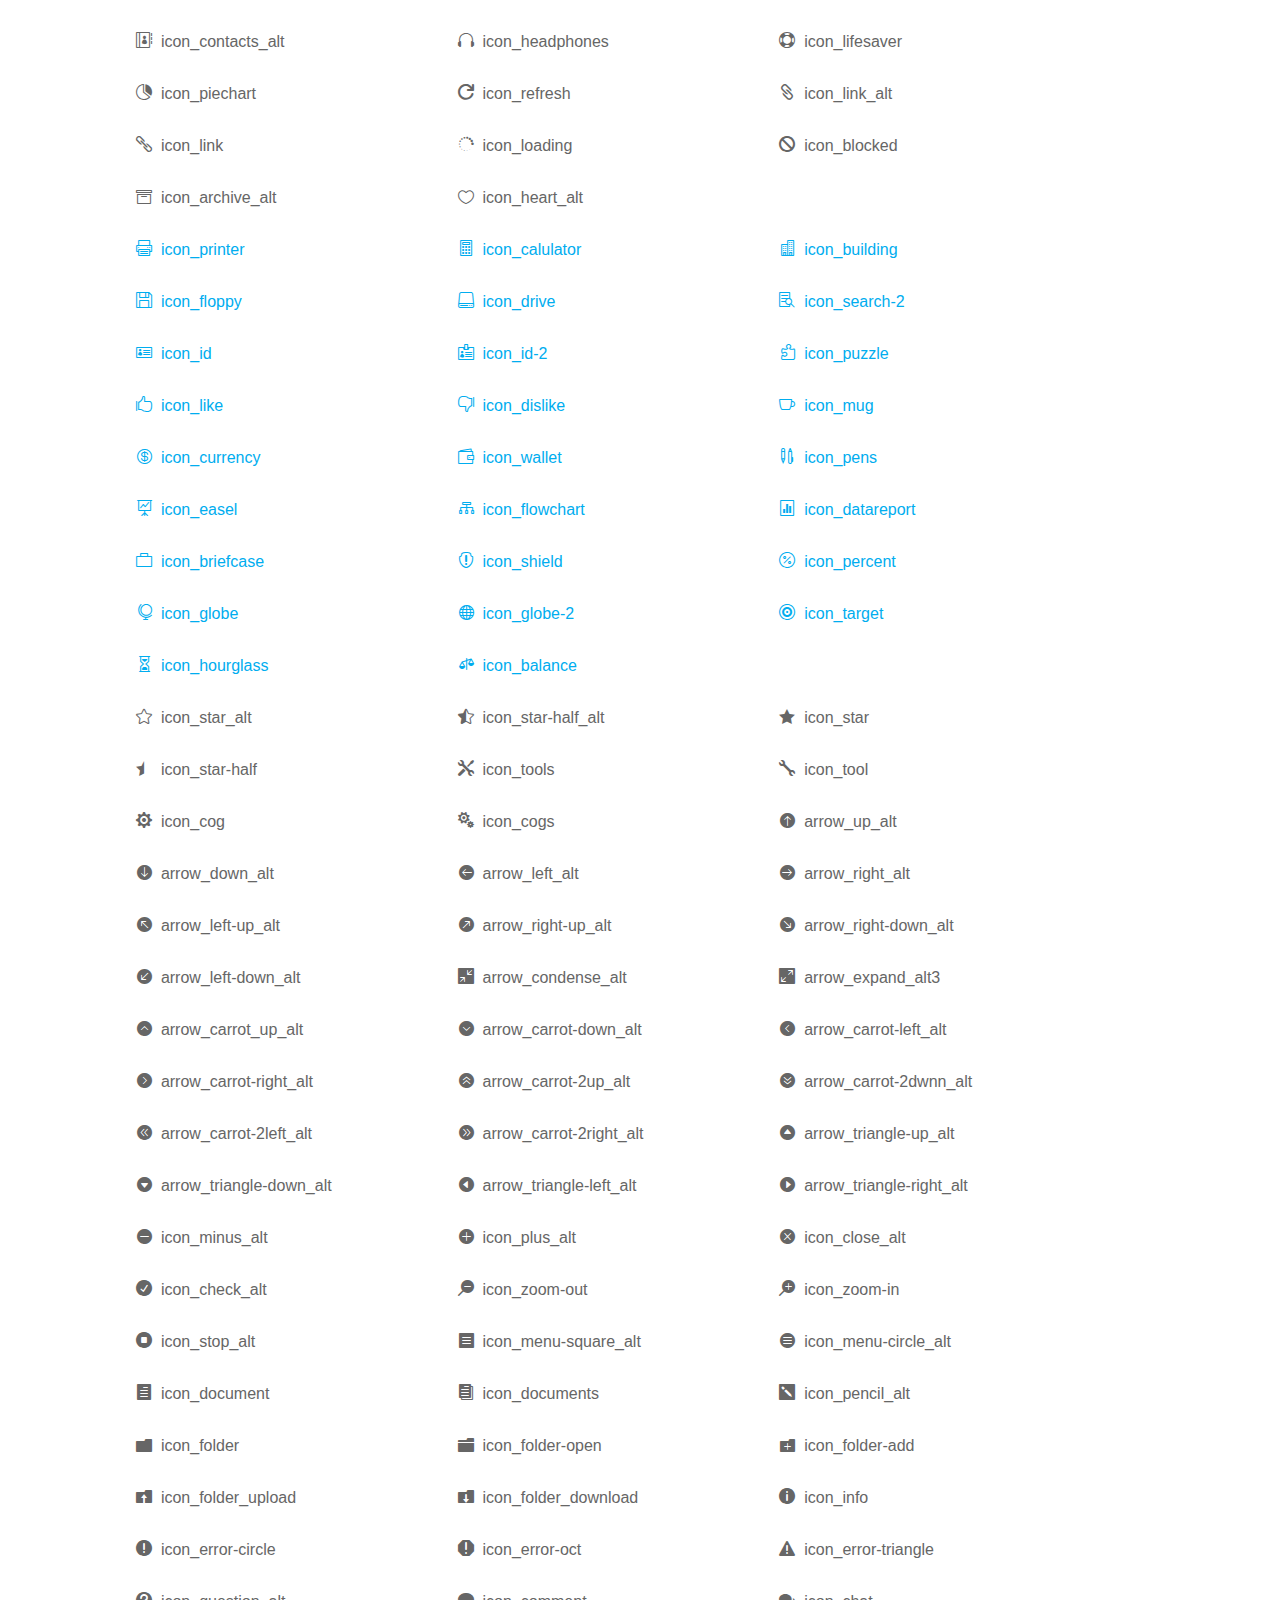
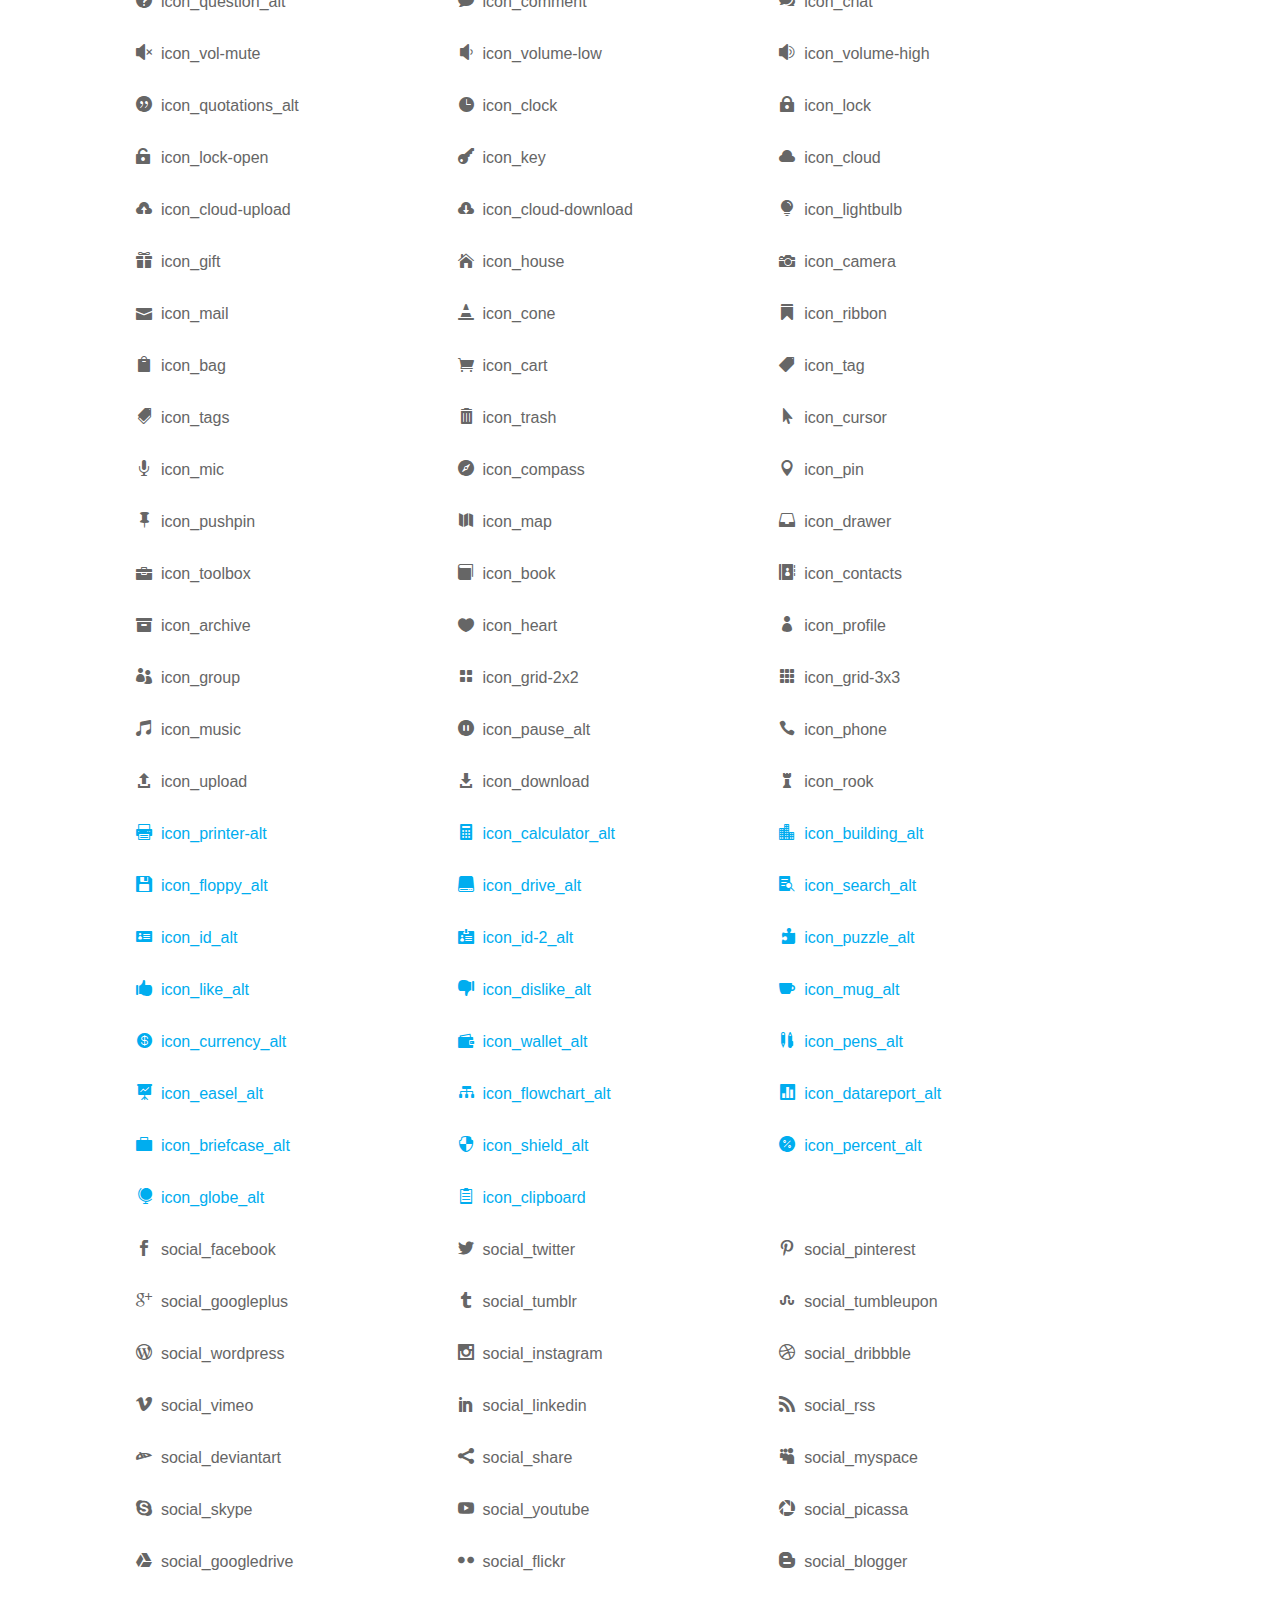
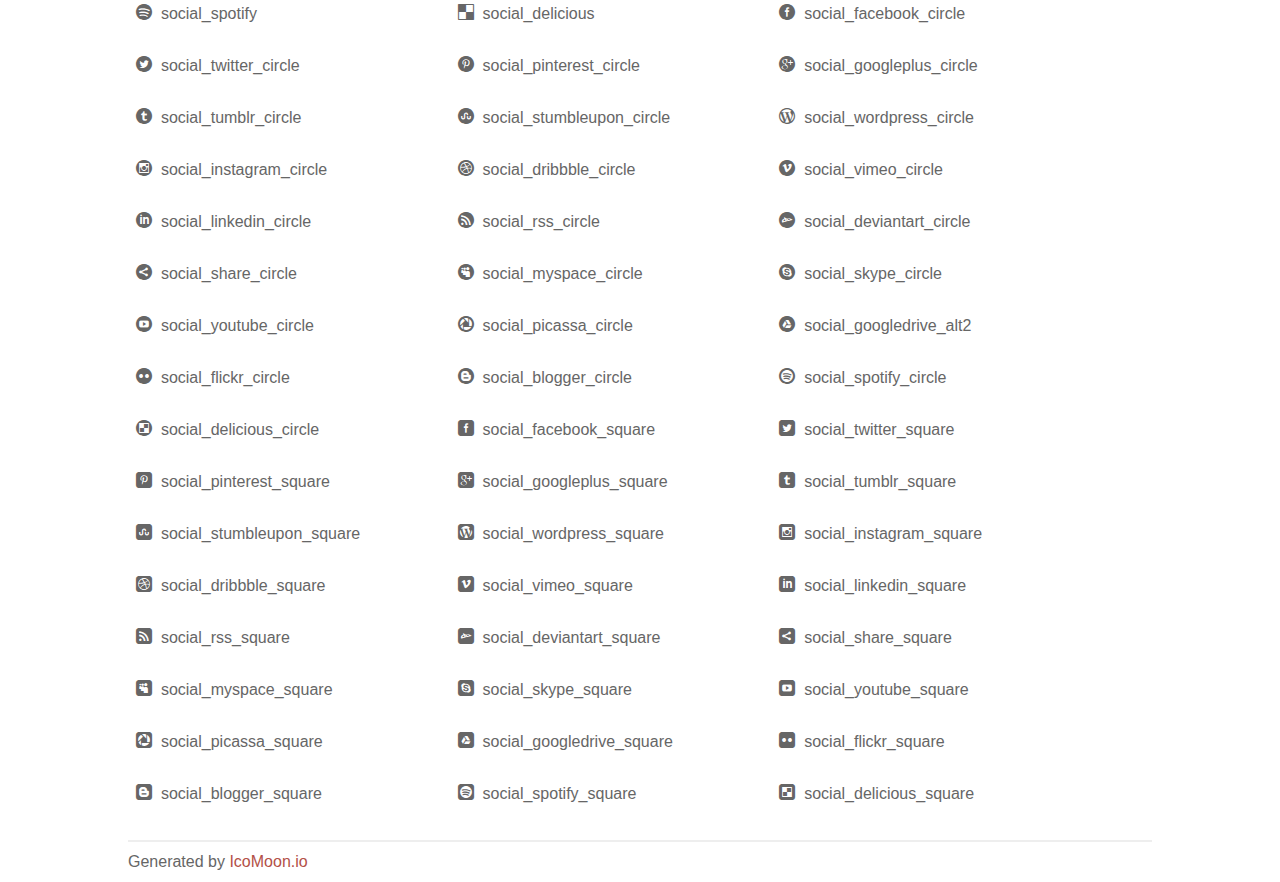
<file: Makale Atama Kodlar/yeniiii/webcontent/colorlib-regform-2/templateler/city-cafe-restaurant-free-web-template/elegant_font/index.html>
<!doctype html>
<html>
<head>
<title>Your Font/Glyphs</title>
<link rel="stylesheet" href="style.css" />
<!--[if lte IE 7]><script src="lte-ie7.js"></script><![endif]-->
<style>
	section, header, footer {display: block;}
	body {
		font-family: sans-serif;
		color: #666;
		line-height: 1.5;
		font-size: 1em;
	}
	* {
		-moz-box-sizing: border-box;
		-webkit-box-sizing: border-box;
		box-sizing: border-box;
		margin: 0;
		padding: 0;
	}
	.glyph {
		float: left;
		text-align: center;
		padding: .75em;
		margin: .4em 1.5em .75em 0;
		width: 6em;
		text-shadow: none;
	}
	
	.glyph input {
		font-family: consolas, monospace;
		font-size: 12px;
		width: 100%;
		text-align: center;
		border: 0;
		box-shadow: 0 0 0 1px #ccc;
		padding: .2em;
                -moz-border-radius: 5px;
                -webkit-border-radius: 5px;
	}
	
	

	.new {
		color:#00adef !important;
	}

	
	.w-main {
		width: 80%;
	}
	.centered {
		margin-left: auto;
		margin-right: auto;
	}
	.fs1 {
		font-size: 2em;
	}
	header {
		margin: 2em 0;
		padding-bottom: .5em;
		color: #666;
		box-shadow: 0 2px #eee;
	}
	header h1 {
		font-size: 2em;
		font-weight: normal;
	}
	.clearfix:before, .clearfix:after { content: ""; display: table; }
	.clearfix:after, .clear { clear: both; }
	footer {
		margin-top: 2em;
		padding: .5em 0;
		box-shadow: 0 -2px #eee;
	}
	a, a:visited {
		color: #B35047;
		text-decoration: none;
	}
	a:hover, a:focus {color: #000;}
	
	.box1 {
		font-size: 16px;
		display: inline-block;
		width: 30%;
		padding: .25em .5em;
		margin: 20px 10px 0 0;
	}
</style>
</head>
<body>
	<div class="w-main centered">
	<section class="mtm clearfix" id="glyphs">
	<div class="glyph">
		<div class="fs1" aria-hidden="true" data-icon="&#x21;"></div>
		<input type="text" readonly value="&amp;#x21;" />
	</div>
	<div class="glyph">
		<div class="fs1" aria-hidden="true" data-icon="&#x22;"></div>
		<input type="text" readonly value="&amp;#x22;" />
	</div>
	<div class="glyph">
		<div class="fs1" aria-hidden="true" data-icon="&#x23;"></div>
		<input type="text" readonly value="&amp;#x23;" />
	</div>
	<div class="glyph">
		<div class="fs1" aria-hidden="true" data-icon="&#x24;"></div>
		<input type="text" readonly value="&amp;#x24;" />
	</div>
	<div class="glyph">
		<div class="fs1" aria-hidden="true" data-icon="&#x25;"></div>
		<input type="text" readonly value="&amp;#x25;" />
	</div>
	<div class="glyph">
		<div class="fs1" aria-hidden="true" data-icon="&#x26;"></div>
		<input type="text" readonly value="&amp;#x26;" />
	</div>
	<div class="glyph">
		<div class="fs1" aria-hidden="true" data-icon="&#x27;"></div>
		<input type="text" readonly value="&amp;#x27;" />
	</div>
	<div class="glyph">
		<div class="fs1" aria-hidden="true" data-icon="&#x28;"></div>
		<input type="text" readonly value="&amp;#x28;" />
	</div>
	<div class="glyph">
		<div class="fs1" aria-hidden="true" data-icon="&#x29;"></div>
		<input type="text" readonly value="&amp;#x29;" />
	</div>
	<div class="glyph">
		<div class="fs1" aria-hidden="true" data-icon="&#x2a;"></div>
		<input type="text" readonly value="&amp;#x2a;" />
	</div>
	<div class="glyph">
		<div class="fs1" aria-hidden="true" data-icon="&#x2b;"></div>
		<input type="text" readonly value="&amp;#x2b;" />
	</div>
	<div class="glyph">
		<div class="fs1" aria-hidden="true" data-icon="&#x2c;"></div>
		<input type="text" readonly value="&amp;#x2c;" />
	</div>
	<div class="glyph">
		<div class="fs1" aria-hidden="true" data-icon="&#x2d;"></div>
		<input type="text" readonly value="&amp;#x2d;" />
	</div>
	<div class="glyph">
		<div class="fs1" aria-hidden="true" data-icon="&#x2e;"></div>
		<input type="text" readonly value="&amp;#x2e;" />
	</div>
	<div class="glyph">
		<div class="fs1" aria-hidden="true" data-icon="&#x2f;"></div>
		<input type="text" readonly value="&amp;#x2f;" />
	</div>
	<div class="glyph">
		<div class="fs1" aria-hidden="true" data-icon="&#x30;"></div>
		<input type="text" readonly value="&amp;#x30;" />
	</div>
	<div class="glyph">
		<div class="fs1" aria-hidden="true" data-icon="&#x31;"></div>
		<input type="text" readonly value="&amp;#x31;" />
	</div>
	<div class="glyph">
		<div class="fs1" aria-hidden="true" data-icon="&#x32;"></div>
		<input type="text" readonly value="&amp;#x32;" />
	</div>
	<div class="glyph">
		<div class="fs1" aria-hidden="true" data-icon="&#x33;"></div>
		<input type="text" readonly value="&amp;#x33;" />
	</div>
	<div class="glyph">
		<div class="fs1" aria-hidden="true" data-icon="&#x34;"></div>
		<input type="text" readonly value="&amp;#x34;" />
	</div>
	<div class="glyph">
		<div class="fs1" aria-hidden="true" data-icon="&#x35;"></div>
		<input type="text" readonly value="&amp;#x35;" />
	</div>
	<div class="glyph">
		<div class="fs1" aria-hidden="true" data-icon="&#x36;"></div>
		<input type="text" readonly value="&amp;#x36;" />
	</div>
	<div class="glyph">
		<div class="fs1" aria-hidden="true" data-icon="&#x37;"></div>
		<input type="text" readonly value="&amp;#x37;" />
	</div>
	<div class="glyph">
		<div class="fs1" aria-hidden="true" data-icon="&#x38;"></div>
		<input type="text" readonly value="&amp;#x38;" />
	</div>
	<div class="glyph">
		<div class="fs1" aria-hidden="true" data-icon="&#x39;"></div>
		<input type="text" readonly value="&amp;#x39;" />
	</div>
	<div class="glyph">
		<div class="fs1" aria-hidden="true" data-icon="&#x3a;"></div>
		<input type="text" readonly value="&amp;#x3a;" />
	</div>
	<div class="glyph">
		<div class="fs1" aria-hidden="true" data-icon="&#x3b;"></div>
		<input type="text" readonly value="&amp;#x3b;" />
	</div>
	<div class="glyph">
		<div class="fs1" aria-hidden="true" data-icon="&#x3c;"></div>
		<input type="text" readonly value="&amp;#x3c;" />
	</div>
	<div class="glyph">
		<div class="fs1" aria-hidden="true" data-icon="&#x3d;"></div>
		<input type="text" readonly value="&amp;#x3d;" />
	</div>
	<div class="glyph">
		<div class="fs1" aria-hidden="true" data-icon="&#x3e;"></div>
		<input type="text" readonly value="&amp;#x3e;" />
	</div>
	<div class="glyph">
		<div class="fs1" aria-hidden="true" data-icon="&#x3f;"></div>
		<input type="text" readonly value="&amp;#x3f;" />
	</div>
	<div class="glyph">
		<div class="fs1" aria-hidden="true" data-icon="&#x40;"></div>
		<input type="text" readonly value="&amp;#x40;" />
	</div>
	<div class="glyph">
		<div class="fs1" aria-hidden="true" data-icon="&#x41;"></div>
		<input type="text" readonly value="&amp;#x41;" />
	</div>
	<div class="glyph">
		<div class="fs1" aria-hidden="true" data-icon="&#x42;"></div>
		<input type="text" readonly value="&amp;#x42;" />
	</div>
	<div class="glyph">
		<div class="fs1" aria-hidden="true" data-icon="&#x43;"></div>
		<input type="text" readonly value="&amp;#x43;" />
	</div>
	<div class="glyph">
		<div class="fs1" aria-hidden="true" data-icon="&#x44;"></div>
		<input type="text" readonly value="&amp;#x44;" />
	</div>
	<div class="glyph">
		<div class="fs1" aria-hidden="true" data-icon="&#x45;"></div>
		<input type="text" readonly value="&amp;#x45;" />
	</div>
	<div class="glyph">
		<div class="fs1" aria-hidden="true" data-icon="&#x46;"></div>
		<input type="text" readonly value="&amp;#x46;" />
	</div>
	<div class="glyph">
		<div class="fs1" aria-hidden="true" data-icon="&#x47;"></div>
		<input type="text" readonly value="&amp;#x47;" />
	</div>
	<div class="glyph">
		<div class="fs1" aria-hidden="true" data-icon="&#x48;"></div>
		<input type="text" readonly value="&amp;#x48;" />
	</div>
	<div class="glyph">
		<div class="fs1" aria-hidden="true" data-icon="&#x49;"></div>
		<input type="text" readonly value="&amp;#x49;" />
	</div>
	<div class="glyph">
		<div class="fs1" aria-hidden="true" data-icon="&#x4a;"></div>
		<input type="text" readonly value="&amp;#x4a;" />
	</div>
	<div class="glyph">
		<div class="fs1" aria-hidden="true" data-icon="&#x4b;"></div>
		<input type="text" readonly value="&amp;#x4b;" />
	</div>
	<div class="glyph">
		<div class="fs1" aria-hidden="true" data-icon="&#x4c;"></div>
		<input type="text" readonly value="&amp;#x4c;" />
	</div>
	<div class="glyph">
		<div class="fs1" aria-hidden="true" data-icon="&#x4d;"></div>
		<input type="text" readonly value="&amp;#x4d;" />
	</div>
	<div class="glyph">
		<div class="fs1" aria-hidden="true" data-icon="&#x4e;"></div>
		<input type="text" readonly value="&amp;#x4e;" />
	</div>
	<div class="glyph">
		<div class="fs1" aria-hidden="true" data-icon="&#x4f;"></div>
		<input type="text" readonly value="&amp;#x4f;" />
	</div>
	<div class="glyph">
		<div class="fs1" aria-hidden="true" data-icon="&#x50;"></div>
		<input type="text" readonly value="&amp;#x50;" />
	</div>
	<div class="glyph">
		<div class="fs1" aria-hidden="true" data-icon="&#x51;"></div>
		<input type="text" readonly value="&amp;#x51;" />
	</div>
	<div class="glyph">
		<div class="fs1" aria-hidden="true" data-icon="&#x52;"></div>
		<input type="text" readonly value="&amp;#x52;" />
	</div>
	<div class="glyph">
		<div class="fs1" aria-hidden="true" data-icon="&#x53;"></div>
		<input type="text" readonly value="&amp;#x53;" />
	</div>
	<div class="glyph">
		<div class="fs1" aria-hidden="true" data-icon="&#x54;"></div>
		<input type="text" readonly value="&amp;#x54;" />
	</div>
	<div class="glyph">
		<div class="fs1" aria-hidden="true" data-icon="&#x55;"></div>
		<input type="text" readonly value="&amp;#x55;" />
	</div>
	<div class="glyph">
		<div class="fs1" aria-hidden="true" data-icon="&#x56;"></div>
		<input type="text" readonly value="&amp;#x56;" />
	</div>
	<div class="glyph">
		<div class="fs1" aria-hidden="true" data-icon="&#x57;"></div>
		<input type="text" readonly value="&amp;#x57;" />
	</div>
	<div class="glyph">
		<div class="fs1" aria-hidden="true" data-icon="&#x58;"></div>
		<input type="text" readonly value="&amp;#x58;" />
	</div>
	<div class="glyph">
		<div class="fs1" aria-hidden="true" data-icon="&#x59;"></div>
		<input type="text" readonly value="&amp;#x59;" />
	</div>
	<div class="glyph">
		<div class="fs1" aria-hidden="true" data-icon="&#x5a;"></div>
		<input type="text" readonly value="&amp;#x5a;" />
	</div>
	<div class="glyph">
		<div class="fs1" aria-hidden="true" data-icon="&#x5b;"></div>
		<input type="text" readonly value="&amp;#x5b;" />
	</div>
	<div class="glyph">
		<div class="fs1" aria-hidden="true" data-icon="&#x5c;"></div>
		<input type="text" readonly value="&amp;#x5c;" />
	</div>
	<div class="glyph">
		<div class="fs1" aria-hidden="true" data-icon="&#x5d;"></div>
		<input type="text" readonly value="&amp;#x5d;" />
	</div>
	<div class="glyph">
		<div class="fs1" aria-hidden="true" data-icon="&#x5e;"></div>
		<input type="text" readonly value="&amp;#x5e;" />
	</div>
	<div class="glyph">
		<div class="fs1" aria-hidden="true" data-icon="&#x5f;"></div>
		<input type="text" readonly value="&amp;#x5f;" />
	</div>
	<div class="glyph">
		<div class="fs1" aria-hidden="true" data-icon="&#x60;"></div>
		<input type="text" readonly value="&amp;#x60;" />
	</div>
	<div class="glyph">
		<div class="fs1" aria-hidden="true" data-icon="&#x61;"></div>
		<input type="text" readonly value="&amp;#x61;" />
	</div>
	<div class="glyph">
		<div class="fs1" aria-hidden="true" data-icon="&#x62;"></div>
		<input type="text" readonly value="&amp;#x62;" />
	</div>
	<div class="glyph">
		<div class="fs1" aria-hidden="true" data-icon="&#x63;"></div>
		<input type="text" readonly value="&amp;#x63;" />
	</div>
	<div class="glyph">
		<div class="fs1" aria-hidden="true" data-icon="&#x64;"></div>
		<input type="text" readonly value="&amp;#x64;" />
	</div>
	<div class="glyph">
		<div class="fs1" aria-hidden="true" data-icon="&#x65;"></div>
		<input type="text" readonly value="&amp;#x65;" />
	</div>
	<div class="glyph">
		<div class="fs1" aria-hidden="true" data-icon="&#x66;"></div>
		<input type="text" readonly value="&amp;#x66;" />
	</div>
	<div class="glyph">
		<div class="fs1" aria-hidden="true" data-icon="&#x67;"></div>
		<input type="text" readonly value="&amp;#x67;" />
	</div>
	<div class="glyph">
		<div class="fs1" aria-hidden="true" data-icon="&#x68;"></div>
		<input type="text" readonly value="&amp;#x68;" />
	</div>
	<div class="glyph">
		<div class="fs1" aria-hidden="true" data-icon="&#x69;"></div>
		<input type="text" readonly value="&amp;#x69;" />
	</div>
	<div class="glyph">
		<div class="fs1" aria-hidden="true" data-icon="&#x6a;"></div>
		<input type="text" readonly value="&amp;#x6a;" />
	</div>
	<div class="glyph">
		<div class="fs1" aria-hidden="true" data-icon="&#x6b;"></div>
		<input type="text" readonly value="&amp;#x6b;" />
	</div>
	<div class="glyph">
		<div class="fs1" aria-hidden="true" data-icon="&#x6c;"></div>
		<input type="text" readonly value="&amp;#x6c;" />
	</div>
	<div class="glyph">
		<div class="fs1" aria-hidden="true" data-icon="&#x6d;"></div>
		<input type="text" readonly value="&amp;#x6d;" />
	</div>
	<div class="glyph">
		<div class="fs1" aria-hidden="true" data-icon="&#x6e;"></div>
		<input type="text" readonly value="&amp;#x6e;" />
	</div>
	<div class="glyph">
		<div class="fs1" aria-hidden="true" data-icon="&#x6f;"></div>
		<input type="text" readonly value="&amp;#x6f;" />
	</div>
	<div class="glyph">
		<div class="fs1" aria-hidden="true" data-icon="&#x70;"></div>
		<input type="text" readonly value="&amp;#x70;" />
	</div>
	<div class="glyph">
		<div class="fs1" aria-hidden="true" data-icon="&#x71;"></div>
		<input type="text" readonly value="&amp;#x71;" />
	</div>
	<div class="glyph">
		<div class="fs1" aria-hidden="true" data-icon="&#x72;"></div>
		<input type="text" readonly value="&amp;#x72;" />
	</div>
	<div class="glyph">
		<div class="fs1" aria-hidden="true" data-icon="&#x73;"></div>
		<input type="text" readonly value="&amp;#x73;" />
	</div>
	<div class="glyph">
		<div class="fs1" aria-hidden="true" data-icon="&#x74;"></div>
		<input type="text" readonly value="&amp;#x74;" />
	</div>
	<div class="glyph">
		<div class="fs1" aria-hidden="true" data-icon="&#x75;"></div>
		<input type="text" readonly value="&amp;#x75;" />
	</div>
	<div class="glyph">
		<div class="fs1" aria-hidden="true" data-icon="&#x76;"></div>
		<input type="text" readonly value="&amp;#x76;" />
	</div>
	<div class="glyph">
		<div class="fs1" aria-hidden="true" data-icon="&#x77;"></div>
		<input type="text" readonly value="&amp;#x77;" />
	</div>
	<div class="glyph">
		<div class="fs1" aria-hidden="true" data-icon="&#x78;"></div>
		<input type="text" readonly value="&amp;#x78;" />
	</div>
	<div class="glyph">
		<div class="fs1" aria-hidden="true" data-icon="&#x79;"></div>
		<input type="text" readonly value="&amp;#x79;" />
	</div>
	<div class="glyph">
		<div class="fs1" aria-hidden="true" data-icon="&#x7a;"></div>
		<input type="text" readonly value="&amp;#x7a;" />
	</div>
	<div class="glyph">
		<div class="fs1" aria-hidden="true" data-icon="&#x7b;"></div>
		<input type="text" readonly value="&amp;#x7b;" />
	</div>
	<div class="glyph">
		<div class="fs1" aria-hidden="true" data-icon="&#x7c;"></div>
		<input type="text" readonly value="&amp;#x7c;" />
	</div>
	<div class="glyph">
		<div class="fs1" aria-hidden="true" data-icon="&#x7d;"></div>
		<input type="text" readonly value="&amp;#x7d;" />
	</div>
	<div class="glyph">
		<div class="fs1" aria-hidden="true" data-icon="&#x7e;"></div>
		<input type="text" readonly value="&amp;#x7e;" />
	</div>
	<div class="glyph">
		<div class="fs1" aria-hidden="true" data-icon="&#xe000;"></div>
		<input type="text" readonly value="&amp;#xe000;" />
	</div>
	<div class="glyph">
		<div class="fs1" aria-hidden="true" data-icon="&#xe001;"></div>
		<input type="text" readonly value="&amp;#xe001;" />
	</div>
	<div class="glyph">
		<div class="fs1" aria-hidden="true" data-icon="&#xe002;"></div>
		<input type="text" readonly value="&amp;#xe002;" />
	</div>
	<div class="glyph">
		<div class="fs1" aria-hidden="true" data-icon="&#xe003;"></div>
		<input type="text" readonly value="&amp;#xe003;" />
	</div>
	<div class="glyph">
		<div class="fs1" aria-hidden="true" data-icon="&#xe004;"></div>
		<input type="text" readonly value="&amp;#xe004;" />
	</div>
	<div class="glyph">
		<div class="fs1" aria-hidden="true" data-icon="&#xe005;"></div>
		<input type="text" readonly value="&amp;#xe005;" />
	</div>
	<div class="glyph">
		<div class="fs1" aria-hidden="true" data-icon="&#xe006;"></div>
		<input type="text" readonly value="&amp;#xe006;" />
	</div>
	<div class="glyph">
		<div class="fs1" aria-hidden="true" data-icon="&#xe007;"></div>
		<input type="text" readonly value="&amp;#xe007;" />
	</div>
	<div class="glyph">
		<div class="fs1" aria-hidden="true" data-icon="&#xe008;"></div>
		<input type="text" readonly value="&amp;#xe008;" />
	</div>
	<div class="glyph">
		<div class="fs1" aria-hidden="true" data-icon="&#xe009;"></div>
		<input type="text" readonly value="&amp;#xe009;" />
	</div>
	<div class="glyph">
		<div class="fs1" aria-hidden="true" data-icon="&#xe00a;"></div>
		<input type="text" readonly value="&amp;#xe00a;" />
	</div>
	<div class="glyph">
		<div class="fs1" aria-hidden="true" data-icon="&#xe00b;"></div>
		<input type="text" readonly value="&amp;#xe00b;" />
	</div>
	<div class="glyph">
		<div class="fs1" aria-hidden="true" data-icon="&#xe00c;"></div>
		<input type="text" readonly value="&amp;#xe00c;" />
	</div>
	<div class="glyph">
		<div class="fs1" aria-hidden="true" data-icon="&#xe00d;"></div>
		<input type="text" readonly value="&amp;#xe00d;" />
	</div>
	<div class="glyph">
		<div class="fs1" aria-hidden="true" data-icon="&#xe00e;"></div>
		<input type="text" readonly value="&amp;#xe00e;" />
	</div>
	<div class="glyph">
		<div class="fs1" aria-hidden="true" data-icon="&#xe00f;"></div>
		<input type="text" readonly value="&amp;#xe00f;" />
	</div>
	<div class="glyph">
		<div class="fs1" aria-hidden="true" data-icon="&#xe010;"></div>
		<input type="text" readonly value="&amp;#xe010;" />
	</div>
	<div class="glyph">
		<div class="fs1" aria-hidden="true" data-icon="&#xe011;"></div>
		<input type="text" readonly value="&amp;#xe011;" />
	</div>
	<div class="glyph">
		<div class="fs1" aria-hidden="true" data-icon="&#xe012;"></div>
		<input type="text" readonly value="&amp;#xe012;" />
	</div>
	<div class="glyph">
		<div class="fs1" aria-hidden="true" data-icon="&#xe013;"></div>
		<input type="text" readonly value="&amp;#xe013;" />
	</div>
	<div class="glyph">
		<div class="fs1" aria-hidden="true" data-icon="&#xe014;"></div>
		<input type="text" readonly value="&amp;#xe014;" />
	</div>
	<div class="glyph">
		<div class="fs1" aria-hidden="true" data-icon="&#xe015;"></div>
		<input type="text" readonly value="&amp;#xe015;" />
	</div>
	<div class="glyph">
		<div class="fs1" aria-hidden="true" data-icon="&#xe016;"></div>
		<input type="text" readonly value="&amp;#xe016;" />
	</div>
	<div class="glyph">
		<div class="fs1" aria-hidden="true" data-icon="&#xe017;"></div>
		<input type="text" readonly value="&amp;#xe017;" />
	</div>
	<div class="glyph">
		<div class="fs1" aria-hidden="true" data-icon="&#xe018;"></div>
		<input type="text" readonly value="&amp;#xe018;" />
	</div>
	<div class="glyph">
		<div class="fs1" aria-hidden="true" data-icon="&#xe019;"></div>
		<input type="text" readonly value="&amp;#xe019;" />
	</div>
	<div class="glyph">
		<div class="fs1" aria-hidden="true" data-icon="&#xe01a;"></div>
		<input type="text" readonly value="&amp;#xe01a;" />
	</div>
	<div class="glyph">
		<div class="fs1" aria-hidden="true" data-icon="&#xe01b;"></div>
		<input type="text" readonly value="&amp;#xe01b;" />
	</div>
	<div class="glyph">
		<div class="fs1" aria-hidden="true" data-icon="&#xe01c;"></div>
		<input type="text" readonly value="&amp;#xe01c;" />
	</div>
	<div class="glyph">
		<div class="fs1" aria-hidden="true" data-icon="&#xe01d;"></div>
		<input type="text" readonly value="&amp;#xe01d;" />
	</div>
	<div class="glyph">
		<div class="fs1" aria-hidden="true" data-icon="&#xe01e;"></div>
		<input type="text" readonly value="&amp;#xe01e;" />
	</div>
	<div class="glyph">
		<div class="fs1" aria-hidden="true" data-icon="&#xe01f;"></div>
		<input type="text" readonly value="&amp;#xe01f;" />
	</div>
	<div class="glyph">
		<div class="fs1" aria-hidden="true" data-icon="&#xe020;"></div>
		<input type="text" readonly value="&amp;#xe020;" />
	</div>
	<div class="glyph">
		<div class="fs1" aria-hidden="true" data-icon="&#xe021;"></div>
		<input type="text" readonly value="&amp;#xe021;" />
	</div>
	<div class="glyph">
		<div class="fs1" aria-hidden="true" data-icon="&#xe022;"></div>
		<input type="text" readonly value="&amp;#xe022;" />
	</div>
	<div class="glyph">
		<div class="fs1" aria-hidden="true" data-icon="&#xe023;"></div>
		<input type="text" readonly value="&amp;#xe023;" />
	</div>
	<div class="glyph">
		<div class="fs1" aria-hidden="true" data-icon="&#xe024;"></div>
		<input type="text" readonly value="&amp;#xe024;" />
	</div>
	<div class="glyph">
		<div class="fs1" aria-hidden="true" data-icon="&#xe025;"></div>
		<input type="text" readonly value="&amp;#xe025;" />
	</div>
	<div class="glyph">
		<div class="fs1" aria-hidden="true" data-icon="&#xe026;"></div>
		<input type="text" readonly value="&amp;#xe026;" />
	</div>
	<div class="glyph">
		<div class="fs1" aria-hidden="true" data-icon="&#xe027;"></div>
		<input type="text" readonly value="&amp;#xe027;" />
	</div>
	<div class="glyph">
		<div class="fs1" aria-hidden="true" data-icon="&#xe028;"></div>
		<input type="text" readonly value="&amp;#xe028;" />
	</div>
	<div class="glyph">
		<div class="fs1" aria-hidden="true" data-icon="&#xe029;"></div>
		<input type="text" readonly value="&amp;#xe029;" />
	</div>
	<div class="glyph">
		<div class="fs1" aria-hidden="true" data-icon="&#xe02a;"></div>
		<input type="text" readonly value="&amp;#xe02a;" />
	</div>
	<div class="glyph">
		<div class="fs1" aria-hidden="true" data-icon="&#xe02b;"></div>
		<input type="text" readonly value="&amp;#xe02b;" />
	</div>
	<div class="glyph">
		<div class="fs1" aria-hidden="true" data-icon="&#xe02c;"></div>
		<input type="text" readonly value="&amp;#xe02c;" />
	</div>
	<div class="glyph">
		<div class="fs1" aria-hidden="true" data-icon="&#xe02d;"></div>
		<input type="text" readonly value="&amp;#xe02d;" />
	</div>
	<div class="glyph">
		<div class="fs1" aria-hidden="true" data-icon="&#xe02e;"></div>
		<input type="text" readonly value="&amp;#xe02e;" />
	</div>
	<div class="glyph">
		<div class="fs1" aria-hidden="true" data-icon="&#xe02f;"></div>
		<input type="text" readonly value="&amp;#xe02f;" />
	</div>
	<div class="glyph">
		<div class="fs1" aria-hidden="true" data-icon="&#xe030;"></div>
		<input type="text" readonly value="&amp;#xe030;" />
	</div>
    
    <div class="new">
    
    <div class="glyph">
		<div class="fs1" aria-hidden="true" data-icon="&#xe103;"></div>
		<input type="text" readonly value="&amp;#xe103;" />
	</div>
	<div class="glyph">
		<div class="fs1" aria-hidden="true" data-icon="&#xe0ee;"></div>
		<input type="text" readonly value="&amp;#xe0ee;" />
	</div>
	<div class="glyph">
		<div class="fs1" aria-hidden="true" data-icon="&#xe0ef;"></div>
		<input type="text" readonly value="&amp;#xe0ef;" />
	</div>
	<div class="glyph">
		<div class="fs1" aria-hidden="true" data-icon="&#xe0e8;"></div>
		<input type="text" readonly value="&amp;#xe0e8;" />
	</div>
	<div class="glyph">
		<div class="fs1" aria-hidden="true" data-icon="&#xe0ea;"></div>
		<input type="text" readonly value="&amp;#xe0ea;" />
	</div>
	<div class="glyph">
		<div class="fs1" aria-hidden="true" data-icon="&#xe101;"></div>
		<input type="text" readonly value="&amp;#xe101;" />
	</div>
	<div class="glyph">
		<div class="fs1" aria-hidden="true" data-icon="&#xe107;"></div>
		<input type="text" readonly value="&amp;#xe107;" />
	</div>
	<div class="glyph">
		<div class="fs1" aria-hidden="true" data-icon="&#xe108;"></div>
		<input type="text" readonly value="&amp;#xe108;" />
	</div>
	<div class="glyph">
		<div class="fs1" aria-hidden="true" data-icon="&#xe102;"></div>
		<input type="text" readonly value="&amp;#xe102;" />
	</div>
	<div class="glyph">
		<div class="fs1" aria-hidden="true" data-icon="&#xe106;"></div>
		<input type="text" readonly value="&amp;#xe106;" />
	</div>
	<div class="glyph">
		<div class="fs1" aria-hidden="true" data-icon="&#xe0eb;"></div>
		<input type="text" readonly value="&amp;#xe0eb;" />
	</div>
	<div class="glyph">
		<div class="fs1" aria-hidden="true" data-icon="&#xe105;"></div>
		<input type="text" readonly value="&amp;#xe105;" />
	</div>
	<div class="glyph">
		<div class="fs1" aria-hidden="true" data-icon="&#xe0ed;"></div>
		<input type="text" readonly value="&amp;#xe0ed;" />
	</div>
	<div class="glyph">
		<div class="fs1" aria-hidden="true" data-icon="&#xe100;"></div>
		<input type="text" readonly value="&amp;#xe100;" />
	</div>
	<div class="glyph">
		<div class="fs1" aria-hidden="true" data-icon="&#xe104;"></div>
		<input type="text" readonly value="&amp;#xe104;" />
	</div>
	<div class="glyph">
		<div class="fs1" aria-hidden="true" data-icon="&#xe0e9;"></div>
		<input type="text" readonly value="&amp;#xe0e9;" />
	</div>
	<div class="glyph">
		<div class="fs1" aria-hidden="true" data-icon="&#xe109;"></div>
		<input type="text" readonly value="&amp;#xe109;" />
	</div>
	<div class="glyph">
		<div class="fs1" aria-hidden="true" data-icon="&#xe0ec;"></div>
		<input type="text" readonly value="&amp;#xe0ec;" />
	</div>
	<div class="glyph">
		<div class="fs1" aria-hidden="true" data-icon="&#xe0fe;"></div>
		<input type="text" readonly value="&amp;#xe0fe;" />
	</div>
	<div class="glyph">
		<div class="fs1" aria-hidden="true" data-icon="&#xe0f6;"></div>
		<input type="text" readonly value="&amp;#xe0f6;" />
	</div>
	<div class="glyph">
		<div class="fs1" aria-hidden="true" data-icon="&#xe0fb;"></div>
		<input type="text" readonly value="&amp;#xe0fb;" />
	</div>
	<div class="glyph">
		<div class="fs1" aria-hidden="true" data-icon="&#xe0e2;"></div>
		<input type="text" readonly value="&amp;#xe0e2;" />
	</div>
	<div class="glyph">
		<div class="fs1" aria-hidden="true" data-icon="&#xe0e3;"></div>
		<input type="text" readonly value="&amp;#xe0e3;" />
	</div>
	<div class="glyph">
		<div class="fs1" aria-hidden="true" data-icon="&#xe0f5;"></div>
		<input type="text" readonly value="&amp;#xe0f5;" />
	</div>
	<div class="glyph">
		<div class="fs1" aria-hidden="true" data-icon="&#xe0e1;"></div>
		<input type="text" readonly value="&amp;#xe0e1;" />
	</div>
	<div class="glyph">
		<div class="fs1" aria-hidden="true" data-icon="&#xe0ff;"></div>
		<input type="text" readonly value="&amp;#xe0ff;" />
	</div>
    
    </div>
    
	<div class="glyph">
		<div class="fs1" aria-hidden="true" data-icon="&#xe031;"></div>
		<input type="text" readonly value="&amp;#xe031;" />
	</div>
	<div class="glyph">
		<div class="fs1" aria-hidden="true" data-icon="&#xe032;"></div>
		<input type="text" readonly value="&amp;#xe032;" />
	</div>
	<div class="glyph">
		<div class="fs1" aria-hidden="true" data-icon="&#xe033;"></div>
		<input type="text" readonly value="&amp;#xe033;" />
	</div>
	<div class="glyph">
		<div class="fs1" aria-hidden="true" data-icon="&#xe034;"></div>
		<input type="text" readonly value="&amp;#xe034;" />
	</div>
	<div class="glyph">
		<div class="fs1" aria-hidden="true" data-icon="&#xe035;"></div>
		<input type="text" readonly value="&amp;#xe035;" />
	</div>
	<div class="glyph">
		<div class="fs1" aria-hidden="true" data-icon="&#xe036;"></div>
		<input type="text" readonly value="&amp;#xe036;" />
	</div>
	<div class="glyph">
		<div class="fs1" aria-hidden="true" data-icon="&#xe037;"></div>
		<input type="text" readonly value="&amp;#xe037;" />
	</div>
	<div class="glyph">
		<div class="fs1" aria-hidden="true" data-icon="&#xe038;"></div>
		<input type="text" readonly value="&amp;#xe038;" />
	</div>
	<div class="glyph">
		<div class="fs1" aria-hidden="true" data-icon="&#xe039;"></div>
		<input type="text" readonly value="&amp;#xe039;" />
	</div>
	<div class="glyph">
		<div class="fs1" aria-hidden="true" data-icon="&#xe03a;"></div>
		<input type="text" readonly value="&amp;#xe03a;" />
	</div>
	<div class="glyph">
		<div class="fs1" aria-hidden="true" data-icon="&#xe03b;"></div>
		<input type="text" readonly value="&amp;#xe03b;" />
	</div>
	<div class="glyph">
		<div class="fs1" aria-hidden="true" data-icon="&#xe03c;"></div>
		<input type="text" readonly value="&amp;#xe03c;" />
	</div>
	<div class="glyph">
		<div class="fs1" aria-hidden="true" data-icon="&#xe03d;"></div>
		<input type="text" readonly value="&amp;#xe03d;" />
	</div>
	<div class="glyph">
		<div class="fs1" aria-hidden="true" data-icon="&#xe03e;"></div>
		<input type="text" readonly value="&amp;#xe03e;" />
	</div>
	<div class="glyph">
		<div class="fs1" aria-hidden="true" data-icon="&#xe03f;"></div>
		<input type="text" readonly value="&amp;#xe03f;" />
	</div>
	<div class="glyph">
		<div class="fs1" aria-hidden="true" data-icon="&#xe040;"></div>
		<input type="text" readonly value="&amp;#xe040;" />
	</div>
	<div class="glyph">
		<div class="fs1" aria-hidden="true" data-icon="&#xe041;"></div>
		<input type="text" readonly value="&amp;#xe041;" />
	</div>
	<div class="glyph">
		<div class="fs1" aria-hidden="true" data-icon="&#xe042;"></div>
		<input type="text" readonly value="&amp;#xe042;" />
	</div>
	<div class="glyph">
		<div class="fs1" aria-hidden="true" data-icon="&#xe043;"></div>
		<input type="text" readonly value="&amp;#xe043;" />
	</div>
	<div class="glyph">
		<div class="fs1" aria-hidden="true" data-icon="&#xe044;"></div>
		<input type="text" readonly value="&amp;#xe044;" />
	</div>
	<div class="glyph">
		<div class="fs1" aria-hidden="true" data-icon="&#xe045;"></div>
		<input type="text" readonly value="&amp;#xe045;" />
	</div>
	<div class="glyph">
		<div class="fs1" aria-hidden="true" data-icon="&#xe046;"></div>
		<input type="text" readonly value="&amp;#xe046;" />
	</div>
	<div class="glyph">
		<div class="fs1" aria-hidden="true" data-icon="&#xe047;"></div>
		<input type="text" readonly value="&amp;#xe047;" />
	</div>
	<div class="glyph">
		<div class="fs1" aria-hidden="true" data-icon="&#xe048;"></div>
		<input type="text" readonly value="&amp;#xe048;" />
	</div>
	<div class="glyph">
		<div class="fs1" aria-hidden="true" data-icon="&#xe049;"></div>
		<input type="text" readonly value="&amp;#xe049;" />
	</div>
	<div class="glyph">
		<div class="fs1" aria-hidden="true" data-icon="&#xe04a;"></div>
		<input type="text" readonly value="&amp;#xe04a;" />
	</div>
	<div class="glyph">
		<div class="fs1" aria-hidden="true" data-icon="&#xe04b;"></div>
		<input type="text" readonly value="&amp;#xe04b;" />
	</div>
	<div class="glyph">
		<div class="fs1" aria-hidden="true" data-icon="&#xe04c;"></div>
		<input type="text" readonly value="&amp;#xe04c;" />
	</div>
	<div class="glyph">
		<div class="fs1" aria-hidden="true" data-icon="&#xe04d;"></div>
		<input type="text" readonly value="&amp;#xe04d;" />
	</div>
	<div class="glyph">
		<div class="fs1" aria-hidden="true" data-icon="&#xe04e;"></div>
		<input type="text" readonly value="&amp;#xe04e;" />
	</div>
	<div class="glyph">
		<div class="fs1" aria-hidden="true" data-icon="&#xe04f;"></div>
		<input type="text" readonly value="&amp;#xe04f;" />
	</div>
	<div class="glyph">
		<div class="fs1" aria-hidden="true" data-icon="&#xe050;"></div>
		<input type="text" readonly value="&amp;#xe050;" />
	</div>
	<div class="glyph">
		<div class="fs1" aria-hidden="true" data-icon="&#xe051;"></div>
		<input type="text" readonly value="&amp;#xe051;" />
	</div>
	<div class="glyph">
		<div class="fs1" aria-hidden="true" data-icon="&#xe052;"></div>
		<input type="text" readonly value="&amp;#xe052;" />
	</div>
	<div class="glyph">
		<div class="fs1" aria-hidden="true" data-icon="&#xe053;"></div>
		<input type="text" readonly value="&amp;#xe053;" />
	</div>
	<div class="glyph">
		<div class="fs1" aria-hidden="true" data-icon="&#xe054;"></div>
		<input type="text" readonly value="&amp;#xe054;" />
	</div>
	<div class="glyph">
		<div class="fs1" aria-hidden="true" data-icon="&#xe055;"></div>
		<input type="text" readonly value="&amp;#xe055;" />
	</div>
	<div class="glyph">
		<div class="fs1" aria-hidden="true" data-icon="&#xe056;"></div>
		<input type="text" readonly value="&amp;#xe056;" />
	</div>
	<div class="glyph">
		<div class="fs1" aria-hidden="true" data-icon="&#xe057;"></div>
		<input type="text" readonly value="&amp;#xe057;" />
	</div>
	<div class="glyph">
		<div class="fs1" aria-hidden="true" data-icon="&#xe058;"></div>
		<input type="text" readonly value="&amp;#xe058;" />
	</div>
	<div class="glyph">
		<div class="fs1" aria-hidden="true" data-icon="&#xe059;"></div>
		<input type="text" readonly value="&amp;#xe059;" />
	</div>
	<div class="glyph">
		<div class="fs1" aria-hidden="true" data-icon="&#xe05a;"></div>
		<input type="text" readonly value="&amp;#xe05a;" />
	</div>
	<div class="glyph">
		<div class="fs1" aria-hidden="true" data-icon="&#xe05b;"></div>
		<input type="text" readonly value="&amp;#xe05b;" />
	</div>
	<div class="glyph">
		<div class="fs1" aria-hidden="true" data-icon="&#xe05c;"></div>
		<input type="text" readonly value="&amp;#xe05c;" />
	</div>
	<div class="glyph">
		<div class="fs1" aria-hidden="true" data-icon="&#xe05d;"></div>
		<input type="text" readonly value="&amp;#xe05d;" />
	</div>
	<div class="glyph">
		<div class="fs1" aria-hidden="true" data-icon="&#xe05e;"></div>
		<input type="text" readonly value="&amp;#xe05e;" />
	</div>
	<div class="glyph">
		<div class="fs1" aria-hidden="true" data-icon="&#xe05f;"></div>
		<input type="text" readonly value="&amp;#xe05f;" />
	</div>
	<div class="glyph">
		<div class="fs1" aria-hidden="true" data-icon="&#xe060;"></div>
		<input type="text" readonly value="&amp;#xe060;" />
	</div>
	<div class="glyph">
		<div class="fs1" aria-hidden="true" data-icon="&#xe061;"></div>
		<input type="text" readonly value="&amp;#xe061;" />
	</div>
	<div class="glyph">
		<div class="fs1" aria-hidden="true" data-icon="&#xe062;"></div>
		<input type="text" readonly value="&amp;#xe062;" />
	</div>
	<div class="glyph">
		<div class="fs1" aria-hidden="true" data-icon="&#xe063;"></div>
		<input type="text" readonly value="&amp;#xe063;" />
	</div>
	<div class="glyph">
		<div class="fs1" aria-hidden="true" data-icon="&#xe064;"></div>
		<input type="text" readonly value="&amp;#xe064;" />
	</div>
	<div class="glyph">
		<div class="fs1" aria-hidden="true" data-icon="&#xe065;"></div>
		<input type="text" readonly value="&amp;#xe065;" />
	</div>
	<div class="glyph">
		<div class="fs1" aria-hidden="true" data-icon="&#xe066;"></div>
		<input type="text" readonly value="&amp;#xe066;" />
	</div>
	<div class="glyph">
		<div class="fs1" aria-hidden="true" data-icon="&#xe067;"></div>
		<input type="text" readonly value="&amp;#xe067;" />
	</div>
	<div class="glyph">
		<div class="fs1" aria-hidden="true" data-icon="&#xe068;"></div>
		<input type="text" readonly value="&amp;#xe068;" />
	</div>
	<div class="glyph">
		<div class="fs1" aria-hidden="true" data-icon="&#xe069;"></div>
		<input type="text" readonly value="&amp;#xe069;" />
	</div>
	<div class="glyph">
		<div class="fs1" aria-hidden="true" data-icon="&#xe06a;"></div>
		<input type="text" readonly value="&amp;#xe06a;" />
	</div>
	<div class="glyph">
		<div class="fs1" aria-hidden="true" data-icon="&#xe06b;"></div>
		<input type="text" readonly value="&amp;#xe06b;" />
	</div>
	<div class="glyph">
		<div class="fs1" aria-hidden="true" data-icon="&#xe06c;"></div>
		<input type="text" readonly value="&amp;#xe06c;" />
	</div>
	<div class="glyph">
		<div class="fs1" aria-hidden="true" data-icon="&#xe06d;"></div>
		<input type="text" readonly value="&amp;#xe06d;" />
	</div>
	<div class="glyph">
		<div class="fs1" aria-hidden="true" data-icon="&#xe06e;"></div>
		<input type="text" readonly value="&amp;#xe06e;" />
	</div>
	<div class="glyph">
		<div class="fs1" aria-hidden="true" data-icon="&#xe06f;"></div>
		<input type="text" readonly value="&amp;#xe06f;" />
	</div>
	<div class="glyph">
		<div class="fs1" aria-hidden="true" data-icon="&#xe070;"></div>
		<input type="text" readonly value="&amp;#xe070;" />
	</div>
	<div class="glyph">
		<div class="fs1" aria-hidden="true" data-icon="&#xe071;"></div>
		<input type="text" readonly value="&amp;#xe071;" />
	</div>
	<div class="glyph">
		<div class="fs1" aria-hidden="true" data-icon="&#xe072;"></div>
		<input type="text" readonly value="&amp;#xe072;" />
	</div>
	<div class="glyph">
		<div class="fs1" aria-hidden="true" data-icon="&#xe073;"></div>
		<input type="text" readonly value="&amp;#xe073;" />
	</div>
	<div class="glyph">
		<div class="fs1" aria-hidden="true" data-icon="&#xe074;"></div>
		<input type="text" readonly value="&amp;#xe074;" />
	</div>
	<div class="glyph">
		<div class="fs1" aria-hidden="true" data-icon="&#xe075;"></div>
		<input type="text" readonly value="&amp;#xe075;" />
	</div>
	<div class="glyph">
		<div class="fs1" aria-hidden="true" data-icon="&#xe076;"></div>
		<input type="text" readonly value="&amp;#xe076;" />
	</div>
	<div class="glyph">
		<div class="fs1" aria-hidden="true" data-icon="&#xe077;"></div>
		<input type="text" readonly value="&amp;#xe077;" />
	</div>
	<div class="glyph">
		<div class="fs1" aria-hidden="true" data-icon="&#xe078;"></div>
		<input type="text" readonly value="&amp;#xe078;" />
	</div>
	<div class="glyph">
		<div class="fs1" aria-hidden="true" data-icon="&#xe079;"></div>
		<input type="text" readonly value="&amp;#xe079;" />
	</div>
	<div class="glyph">
		<div class="fs1" aria-hidden="true" data-icon="&#xe07a;"></div>
		<input type="text" readonly value="&amp;#xe07a;" />
	</div>
	<div class="glyph">
		<div class="fs1" aria-hidden="true" data-icon="&#xe07b;"></div>
		<input type="text" readonly value="&amp;#xe07b;" />
	</div>
	<div class="glyph">
		<div class="fs1" aria-hidden="true" data-icon="&#xe07c;"></div>
		<input type="text" readonly value="&amp;#xe07c;" />
	</div>
	<div class="glyph">
		<div class="fs1" aria-hidden="true" data-icon="&#xe07d;"></div>
		<input type="text" readonly value="&amp;#xe07d;" />
	</div>
	<div class="glyph">
		<div class="fs1" aria-hidden="true" data-icon="&#xe07e;"></div>
		<input type="text" readonly value="&amp;#xe07e;" />
	</div>
	<div class="glyph">
		<div class="fs1" aria-hidden="true" data-icon="&#xe07f;"></div>
		<input type="text" readonly value="&amp;#xe07f;" />
	</div>
	<div class="glyph">
		<div class="fs1" aria-hidden="true" data-icon="&#xe080;"></div>
		<input type="text" readonly value="&amp;#xe080;" />
	</div>
	<div class="glyph">
		<div class="fs1" aria-hidden="true" data-icon="&#xe081;"></div>
		<input type="text" readonly value="&amp;#xe081;" />
	</div>
	<div class="glyph">
		<div class="fs1" aria-hidden="true" data-icon="&#xe082;"></div>
		<input type="text" readonly value="&amp;#xe082;" />
	</div>
	<div class="glyph">
		<div class="fs1" aria-hidden="true" data-icon="&#xe083;"></div>
		<input type="text" readonly value="&amp;#xe083;" />
	</div>
	<div class="glyph">
		<div class="fs1" aria-hidden="true" data-icon="&#xe084;"></div>
		<input type="text" readonly value="&amp;#xe084;" />
	</div>
	<div class="glyph">
		<div class="fs1" aria-hidden="true" data-icon="&#xe085;"></div>
		<input type="text" readonly value="&amp;#xe085;" />
	</div>
	<div class="glyph">
		<div class="fs1" aria-hidden="true" data-icon="&#xe086;"></div>
		<input type="text" readonly value="&amp;#xe086;" />
	</div>
	<div class="glyph">
		<div class="fs1" aria-hidden="true" data-icon="&#xe087;"></div>
		<input type="text" readonly value="&amp;#xe087;" />
	</div>
	<div class="glyph">
		<div class="fs1" aria-hidden="true" data-icon="&#xe088;"></div>
		<input type="text" readonly value="&amp;#xe088;" />
	</div>
	<div class="glyph">
		<div class="fs1" aria-hidden="true" data-icon="&#xe089;"></div>
		<input type="text" readonly value="&amp;#xe089;" />
	</div>
	<div class="glyph">
		<div class="fs1" aria-hidden="true" data-icon="&#xe08a;"></div>
		<input type="text" readonly value="&amp;#xe08a;" />
	</div>
	<div class="glyph">
		<div class="fs1" aria-hidden="true" data-icon="&#xe08b;"></div>
		<input type="text" readonly value="&amp;#xe08b;" />
	</div>
	<div class="glyph">
		<div class="fs1" aria-hidden="true" data-icon="&#xe08c;"></div>
		<input type="text" readonly value="&amp;#xe08c;" />
	</div>
	<div class="glyph">
		<div class="fs1" aria-hidden="true" data-icon="&#xe08d;"></div>
		<input type="text" readonly value="&amp;#xe08d;" />
	</div>
	<div class="glyph">
		<div class="fs1" aria-hidden="true" data-icon="&#xe08e;"></div>
		<input type="text" readonly value="&amp;#xe08e;" />
	</div>
	<div class="glyph">
		<div class="fs1" aria-hidden="true" data-icon="&#xe08f;"></div>
		<input type="text" readonly value="&amp;#xe08f;" />
	</div>
	<div class="glyph">
		<div class="fs1" aria-hidden="true" data-icon="&#xe090;"></div>
		<input type="text" readonly value="&amp;#xe090;" />
	</div>
	<div class="glyph">
		<div class="fs1" aria-hidden="true" data-icon="&#xe091;"></div>
		<input type="text" readonly value="&amp;#xe091;" />
	</div>
	<div class="glyph">
		<div class="fs1" aria-hidden="true" data-icon="&#xe092;"></div>
		<input type="text" readonly value="&amp;#xe092;" />
	</div>
    
    <div class="new">
    
    <div class="glyph">
		<div class="fs1" aria-hidden="true" data-icon="&#xe0f8;"></div>
		<input type="text" readonly value="&amp;#xe0f8;" />
	</div>
	<div class="glyph">
		<div class="fs1" aria-hidden="true" data-icon="&#xe0fa;"></div>
		<input type="text" readonly value="&amp;#xe0fa;" />
	</div>
	<div class="glyph">
		<div class="fs1" aria-hidden="true" data-icon="&#xe0e7;"></div>
		<input type="text" readonly value="&amp;#xe0e7;" />
	</div>
	<div class="glyph">
		<div class="fs1" aria-hidden="true" data-icon="&#xe0fd;"></div>
		<input type="text" readonly value="&amp;#xe0fd;" />
	</div>
	<div class="glyph">
		<div class="fs1" aria-hidden="true" data-icon="&#xe0e4;"></div>
		<input type="text" readonly value="&amp;#xe0e4;" />
	</div>
	<div class="glyph">
		<div class="fs1" aria-hidden="true" data-icon="&#xe0e5;"></div>
		<input type="text" readonly value="&amp;#xe0e5;" />
	</div>
	<div class="glyph">
		<div class="fs1" aria-hidden="true" data-icon="&#xe0f7;"></div>
		<input type="text" readonly value="&amp;#xe0f7;" />
	</div>
	<div class="glyph">
		<div class="fs1" aria-hidden="true" data-icon="&#xe0e0;"></div>
		<input type="text" readonly value="&amp;#xe0e0;" />
	</div>
	<div class="glyph">
		<div class="fs1" aria-hidden="true" data-icon="&#xe0fc;"></div>
		<input type="text" readonly value="&amp;#xe0fc;" />
	</div>
	<div class="glyph">
		<div class="fs1" aria-hidden="true" data-icon="&#xe0f9;"></div>
		<input type="text" readonly value="&amp;#xe0f9;" />
	</div>
	<div class="glyph">
		<div class="fs1" aria-hidden="true" data-icon="&#xe0dd;"></div>
		<input type="text" readonly value="&amp;#xe0dd;" />
	</div>
	<div class="glyph">
		<div class="fs1" aria-hidden="true" data-icon="&#xe0f1;"></div>
		<input type="text" readonly value="&amp;#xe0f1;" />
	</div>
	<div class="glyph">
		<div class="fs1" aria-hidden="true" data-icon="&#xe0dc;"></div>
		<input type="text" readonly value="&amp;#xe0dc;" />
	</div>
	<div class="glyph">
		<div class="fs1" aria-hidden="true" data-icon="&#xe0f3;"></div>
		<input type="text" readonly value="&amp;#xe0f3;" />
	</div>
	<div class="glyph">
		<div class="fs1" aria-hidden="true" data-icon="&#xe0d8;"></div>
		<input type="text" readonly value="&amp;#xe0d8;" />
	</div>
	<div class="glyph">
		<div class="fs1" aria-hidden="true" data-icon="&#xe0db;"></div>
		<input type="text" readonly value="&amp;#xe0db;" />
	</div>
	<div class="glyph">
		<div class="fs1" aria-hidden="true" data-icon="&#xe0f0;"></div>
		<input type="text" readonly value="&amp;#xe0f0;" />
	</div>
	<div class="glyph">
		<div class="fs1" aria-hidden="true" data-icon="&#xe0df;"></div>
		<input type="text" readonly value="&amp;#xe0df;" />
	</div>
	<div class="glyph">
		<div class="fs1" aria-hidden="true" data-icon="&#xe0f2;"></div>
		<input type="text" readonly value="&amp;#xe0f2;" />
	</div>
	<div class="glyph">
		<div class="fs1" aria-hidden="true" data-icon="&#xe0f4;"></div>
		<input type="text" readonly value="&amp;#xe0f4;" />
	</div>
	<div class="glyph">
		<div class="fs1" aria-hidden="true" data-icon="&#xe0d9;"></div>
		<input type="text" readonly value="&amp;#xe0d9;" />
	</div>
	<div class="glyph">
		<div class="fs1" aria-hidden="true" data-icon="&#xe0da;"></div>
		<input type="text" readonly value="&amp;#xe0da;" />
	</div>
	<div class="glyph">
		<div class="fs1" aria-hidden="true" data-icon="&#xe0de;"></div>
		<input type="text" readonly value="&amp;#xe0de;" />
	</div>
	<div class="glyph">
		<div class="fs1" aria-hidden="true" data-icon="&#xe0e6;"></div>
		<input type="text" readonly value="&amp;#xe0e6;" />
	</div>
    
    </div>
    
	<div class="glyph">
		<div class="fs1" aria-hidden="true" data-icon="&#xe093;"></div>
		<input type="text" readonly value="&amp;#xe093;" />
	</div>
	<div class="glyph">
		<div class="fs1" aria-hidden="true" data-icon="&#xe094;"></div>
		<input type="text" readonly value="&amp;#xe094;" />
	</div>
	<div class="glyph">
		<div class="fs1" aria-hidden="true" data-icon="&#xe095;"></div>
		<input type="text" readonly value="&amp;#xe095;" />
	</div>
	<div class="glyph">
		<div class="fs1" aria-hidden="true" data-icon="&#xe096;"></div>
		<input type="text" readonly value="&amp;#xe096;" />
	</div>
	<div class="glyph">
		<div class="fs1" aria-hidden="true" data-icon="&#xe097;"></div>
		<input type="text" readonly value="&amp;#xe097;" />
	</div>
	<div class="glyph">
		<div class="fs1" aria-hidden="true" data-icon="&#xe098;"></div>
		<input type="text" readonly value="&amp;#xe098;" />
	</div>
	<div class="glyph">
		<div class="fs1" aria-hidden="true" data-icon="&#xe099;"></div>
		<input type="text" readonly value="&amp;#xe099;" />
	</div>
	<div class="glyph">
		<div class="fs1" aria-hidden="true" data-icon="&#xe09a;"></div>
		<input type="text" readonly value="&amp;#xe09a;" />
	</div>
	<div class="glyph">
		<div class="fs1" aria-hidden="true" data-icon="&#xe09b;"></div>
		<input type="text" readonly value="&amp;#xe09b;" />
	</div>
	<div class="glyph">
		<div class="fs1" aria-hidden="true" data-icon="&#xe09c;"></div>
		<input type="text" readonly value="&amp;#xe09c;" />
	</div>
	<div class="glyph">
		<div class="fs1" aria-hidden="true" data-icon="&#xe09d;"></div>
		<input type="text" readonly value="&amp;#xe09d;" />
	</div>
	<div class="glyph">
		<div class="fs1" aria-hidden="true" data-icon="&#xe09e;"></div>
		<input type="text" readonly value="&amp;#xe09e;" />
	</div>
	<div class="glyph">
		<div class="fs1" aria-hidden="true" data-icon="&#xe09f;"></div>
		<input type="text" readonly value="&amp;#xe09f;" />
	</div>
	<div class="glyph">
		<div class="fs1" aria-hidden="true" data-icon="&#xe0a0;"></div>
		<input type="text" readonly value="&amp;#xe0a0;" />
	</div>
	<div class="glyph">
		<div class="fs1" aria-hidden="true" data-icon="&#xe0a1;"></div>
		<input type="text" readonly value="&amp;#xe0a1;" />
	</div>
	<div class="glyph">
		<div class="fs1" aria-hidden="true" data-icon="&#xe0a2;"></div>
		<input type="text" readonly value="&amp;#xe0a2;" />
	</div>
	<div class="glyph">
		<div class="fs1" aria-hidden="true" data-icon="&#xe0a3;"></div>
		<input type="text" readonly value="&amp;#xe0a3;" />
	</div>
	<div class="glyph">
		<div class="fs1" aria-hidden="true" data-icon="&#xe0a4;"></div>
		<input type="text" readonly value="&amp;#xe0a4;" />
	</div>
	<div class="glyph">
		<div class="fs1" aria-hidden="true" data-icon="&#xe0a5;"></div>
		<input type="text" readonly value="&amp;#xe0a5;" />
	</div>
	<div class="glyph">
		<div class="fs1" aria-hidden="true" data-icon="&#xe0a6;"></div>
		<input type="text" readonly value="&amp;#xe0a6;" />
	</div>
	<div class="glyph">
		<div class="fs1" aria-hidden="true" data-icon="&#xe0a7;"></div>
		<input type="text" readonly value="&amp;#xe0a7;" />
	</div>
	<div class="glyph">
		<div class="fs1" aria-hidden="true" data-icon="&#xe0a8;"></div>
		<input type="text" readonly value="&amp;#xe0a8;" />
	</div>
	<div class="glyph">
		<div class="fs1" aria-hidden="true" data-icon="&#xe0a9;"></div>
		<input type="text" readonly value="&amp;#xe0a9;" />
	</div>
	<div class="glyph">
		<div class="fs1" aria-hidden="true" data-icon="&#xe0aa;"></div>
		<input type="text" readonly value="&amp;#xe0aa;" />
	</div>
	<div class="glyph">
		<div class="fs1" aria-hidden="true" data-icon="&#xe0ab;"></div>
		<input type="text" readonly value="&amp;#xe0ab;" />
	</div>
	<div class="glyph">
		<div class="fs1" aria-hidden="true" data-icon="&#xe0ac;"></div>
		<input type="text" readonly value="&amp;#xe0ac;" />
	</div>
	<div class="glyph">
		<div class="fs1" aria-hidden="true" data-icon="&#xe0ad;"></div>
		<input type="text" readonly value="&amp;#xe0ad;" />
	</div>
	<div class="glyph">
		<div class="fs1" aria-hidden="true" data-icon="&#xe0ae;"></div>
		<input type="text" readonly value="&amp;#xe0ae;" />
	</div>
	<div class="glyph">
		<div class="fs1" aria-hidden="true" data-icon="&#xe0af;"></div>
		<input type="text" readonly value="&amp;#xe0af;" />
	</div>
	<div class="glyph">
		<div class="fs1" aria-hidden="true" data-icon="&#xe0b0;"></div>
		<input type="text" readonly value="&amp;#xe0b0;" />
	</div>
	<div class="glyph">
		<div class="fs1" aria-hidden="true" data-icon="&#xe0b1;"></div>
		<input type="text" readonly value="&amp;#xe0b1;" />
	</div>
	<div class="glyph">
		<div class="fs1" aria-hidden="true" data-icon="&#xe0b2;"></div>
		<input type="text" readonly value="&amp;#xe0b2;" />
	</div>
	<div class="glyph">
		<div class="fs1" aria-hidden="true" data-icon="&#xe0b3;"></div>
		<input type="text" readonly value="&amp;#xe0b3;" />
	</div>
	<div class="glyph">
		<div class="fs1" aria-hidden="true" data-icon="&#xe0b4;"></div>
		<input type="text" readonly value="&amp;#xe0b4;" />
	</div>
	<div class="glyph">
		<div class="fs1" aria-hidden="true" data-icon="&#xe0b5;"></div>
		<input type="text" readonly value="&amp;#xe0b5;" />
	</div>
	<div class="glyph">
		<div class="fs1" aria-hidden="true" data-icon="&#xe0b6;"></div>
		<input type="text" readonly value="&amp;#xe0b6;" />
	</div>
	<div class="glyph">
		<div class="fs1" aria-hidden="true" data-icon="&#xe0b7;"></div>
		<input type="text" readonly value="&amp;#xe0b7;" />
	</div>
	<div class="glyph">
		<div class="fs1" aria-hidden="true" data-icon="&#xe0b8;"></div>
		<input type="text" readonly value="&amp;#xe0b8;" />
	</div>
	<div class="glyph">
		<div class="fs1" aria-hidden="true" data-icon="&#xe0b9;"></div>
		<input type="text" readonly value="&amp;#xe0b9;" />
	</div>
	<div class="glyph">
		<div class="fs1" aria-hidden="true" data-icon="&#xe0ba;"></div>
		<input type="text" readonly value="&amp;#xe0ba;" />
	</div>
	<div class="glyph">
		<div class="fs1" aria-hidden="true" data-icon="&#xe0bb;"></div>
		<input type="text" readonly value="&amp;#xe0bb;" />
	</div>
	<div class="glyph">
		<div class="fs1" aria-hidden="true" data-icon="&#xe0bc;"></div>
		<input type="text" readonly value="&amp;#xe0bc;" />
	</div>
	<div class="glyph">
		<div class="fs1" aria-hidden="true" data-icon="&#xe0bd;"></div>
		<input type="text" readonly value="&amp;#xe0bd;" />
	</div>
	<div class="glyph">
		<div class="fs1" aria-hidden="true" data-icon="&#xe0be;"></div>
		<input type="text" readonly value="&amp;#xe0be;" />
	</div>
	<div class="glyph">
		<div class="fs1" aria-hidden="true" data-icon="&#xe0bf;"></div>
		<input type="text" readonly value="&amp;#xe0bf;" />
	</div>
	<div class="glyph">
		<div class="fs1" aria-hidden="true" data-icon="&#xe0c0;"></div>
		<input type="text" readonly value="&amp;#xe0c0;" />
	</div>
	<div class="glyph">
		<div class="fs1" aria-hidden="true" data-icon="&#xe0c1;"></div>
		<input type="text" readonly value="&amp;#xe0c1;" />
	</div>
	<div class="glyph">
		<div class="fs1" aria-hidden="true" data-icon="&#xe0c2;"></div>
		<input type="text" readonly value="&amp;#xe0c2;" />
	</div>
	<div class="glyph">
		<div class="fs1" aria-hidden="true" data-icon="&#xe0c3;"></div>
		<input type="text" readonly value="&amp;#xe0c3;" />
	</div>
	<div class="glyph">
		<div class="fs1" aria-hidden="true" data-icon="&#xe0c4;"></div>
		<input type="text" readonly value="&amp;#xe0c4;" />
	</div>
	<div class="glyph">
		<div class="fs1" aria-hidden="true" data-icon="&#xe0c5;"></div>
		<input type="text" readonly value="&amp;#xe0c5;" />
	</div>
	<div class="glyph">
		<div class="fs1" aria-hidden="true" data-icon="&#xe0c6;"></div>
		<input type="text" readonly value="&amp;#xe0c6;" />
	</div>
	<div class="glyph">
		<div class="fs1" aria-hidden="true" data-icon="&#xe0c7;"></div>
		<input type="text" readonly value="&amp;#xe0c7;" />
	</div>
	<div class="glyph">
		<div class="fs1" aria-hidden="true" data-icon="&#xe0c8;"></div>
		<input type="text" readonly value="&amp;#xe0c8;" />
	</div>
	<div class="glyph">
		<div class="fs1" aria-hidden="true" data-icon="&#xe0c9;"></div>
		<input type="text" readonly value="&amp;#xe0c9;" />
	</div>
	<div class="glyph">
		<div class="fs1" aria-hidden="true" data-icon="&#xe0ca;"></div>
		<input type="text" readonly value="&amp;#xe0ca;" />
	</div>
	<div class="glyph">
		<div class="fs1" aria-hidden="true" data-icon="&#xe0cb;"></div>
		<input type="text" readonly value="&amp;#xe0cb;" />
	</div>
	<div class="glyph">
		<div class="fs1" aria-hidden="true" data-icon="&#xe0cc;"></div>
		<input type="text" readonly value="&amp;#xe0cc;" />
	</div>
	<div class="glyph">
		<div class="fs1" aria-hidden="true" data-icon="&#xe0cd;"></div>
		<input type="text" readonly value="&amp;#xe0cd;" />
	</div>
	<div class="glyph">
		<div class="fs1" aria-hidden="true" data-icon="&#xe0ce;"></div>
		<input type="text" readonly value="&amp;#xe0ce;" />
	</div>
	<div class="glyph">
		<div class="fs1" aria-hidden="true" data-icon="&#xe0cf;"></div>
		<input type="text" readonly value="&amp;#xe0cf;" />
	</div>
	<div class="glyph">
		<div class="fs1" aria-hidden="true" data-icon="&#xe0d0;"></div>
		<input type="text" readonly value="&amp;#xe0d0;" />
	</div>
	<div class="glyph">
		<div class="fs1" aria-hidden="true" data-icon="&#xe0d1;"></div>
		<input type="text" readonly value="&amp;#xe0d1;" />
	</div>
	<div class="glyph">
		<div class="fs1" aria-hidden="true" data-icon="&#xe0d2;"></div>
		<input type="text" readonly value="&amp;#xe0d2;" />
	</div>
	<div class="glyph">
		<div class="fs1" aria-hidden="true" data-icon="&#xe0d3;"></div>
		<input type="text" readonly value="&amp;#xe0d3;" />
	</div>    
	<div class="glyph">
		<div class="fs1" aria-hidden="true" data-icon="&#xe0d4;"></div>
		<input type="text" readonly value="&amp;#xe0d4;" />
	</div>
	<div class="glyph">
		<div class="fs1" aria-hidden="true" data-icon="&#xe0d5;"></div>
		<input type="text" readonly value="&amp;#xe0d5;" />
	</div>
	<div class="glyph">
		<div class="fs1" aria-hidden="true" data-icon="&#xe0d6;"></div>
		<input type="text" readonly value="&amp;#xe0d6;" />
	</div>
	<div class="glyph">
		<div class="fs1" aria-hidden="true" data-icon="&#xe0d7;"></div>
		<input type="text" readonly value="&amp;#xe0d7;" />
	</div>    
	</section>
	<div class="clear"></div>
	<section class="mtm clearfix" id="glyphs">
	<header>
		<h1>Class Names</h1>
	</header>
	<span class="box1">
		<span aria-hidden="true" class="arrow_up"></span>
		&nbsp;arrow_up
	</span>
	<span class="box1">
		<span aria-hidden="true" class="arrow_down"></span>
		&nbsp;arrow_down
	</span>
	<span class="box1">
		<span aria-hidden="true" class="arrow_left"></span>
		&nbsp;arrow_left
	</span>
	<span class="box1">
		<span aria-hidden="true" class="arrow_right"></span>
		&nbsp;arrow_right
	</span>
	<span class="box1">
		<span aria-hidden="true" class="arrow_left-up"></span>
		&nbsp;arrow_left-up
	</span>
	<span class="box1">
		<span aria-hidden="true" class="arrow_right-up"></span>
		&nbsp;arrow_right-up
	</span>
	<span class="box1">
		<span aria-hidden="true" class="arrow_right-down"></span>
		&nbsp;arrow_right-down
	</span>
	<span class="box1">
		<span aria-hidden="true" class="arrow_left-down"></span>
		&nbsp;arrow_left-down
	</span>
	<span class="box1">
		<span aria-hidden="true" class="arrow-up-down"></span>
		&nbsp;arrow-up-down
	</span>
	<span class="box1">
		<span aria-hidden="true" class="arrow_up-down_alt"></span>
		&nbsp;arrow_up-down_alt
	</span>
	<span class="box1">
		<span aria-hidden="true" class="arrow_left-right_alt"></span>
		&nbsp;arrow_left-right_alt
	</span>
	<span class="box1">
		<span aria-hidden="true" class="arrow_left-right"></span>
		&nbsp;arrow_left-right
	</span>
	<span class="box1">
		<span aria-hidden="true" class="arrow_expand_alt2"></span>
		&nbsp;arrow_expand_alt2
	</span>
	<span class="box1">
		<span aria-hidden="true" class="arrow_expand_alt"></span>
		&nbsp;arrow_expand_alt
	</span>
	<span class="box1">
		<span aria-hidden="true" class="arrow_condense"></span>
		&nbsp;arrow_condense
	</span>
	<span class="box1">
		<span aria-hidden="true" class="arrow_expand"></span>
		&nbsp;arrow_expand
	</span>
	<span class="box1">
		<span aria-hidden="true" class="arrow_move"></span>
		&nbsp;arrow_move
	</span>
	<span class="box1">
		<span aria-hidden="true" class="arrow_carrot-up"></span>
		&nbsp;arrow_carrot-up
	</span>
	<span class="box1">
		<span aria-hidden="true" class="arrow_carrot-down"></span>
		&nbsp;arrow_carrot-down
	</span>
	<span class="box1">
		<span aria-hidden="true" class="arrow_carrot-left"></span>
		&nbsp;arrow_carrot-left
	</span>
	<span class="box1">
		<span aria-hidden="true" class="arrow_carrot-right"></span>
		&nbsp;arrow_carrot-right
	</span>
	<span class="box1">
		<span aria-hidden="true" class="arrow_carrot-2up"></span>
		&nbsp;arrow_carrot-2up
	</span>
	<span class="box1">
		<span aria-hidden="true" class="arrow_carrot-2down"></span>
		&nbsp;arrow_carrot-2down
	</span>
	<span class="box1">
		<span aria-hidden="true" class="arrow_carrot-2left"></span>
		&nbsp;arrow_carrot-2left
	</span>
	<span class="box1">
		<span aria-hidden="true" class="arrow_carrot-2right"></span>
		&nbsp;arrow_carrot-2right
	</span>
	<span class="box1">
		<span aria-hidden="true" class="arrow_carrot-up_alt2"></span>
		&nbsp;arrow_carrot-up_alt2
	</span>
	<span class="box1">
		<span aria-hidden="true" class="arrow_carrot-down_alt2"></span>
		&nbsp;arrow_carrot-down_alt2
	</span>
	<span class="box1">
		<span aria-hidden="true" class="arrow_carrot-left_alt2"></span>
		&nbsp;arrow_carrot-left_alt2
	</span>
	<span class="box1">
		<span aria-hidden="true" class="arrow_carrot-right_alt2"></span>
		&nbsp;arrow_carrot-right_alt2
	</span>
	<span class="box1">
		<span aria-hidden="true" class="arrow_carrot-2up_alt2"></span>
		&nbsp;arrow_carrot-2up_alt2
	</span>
	<span class="box1">
		<span aria-hidden="true" class="arrow_carrot-2down_alt2"></span>
		&nbsp;arrow_carrot-2down_alt2
	</span>
	<span class="box1">
		<span aria-hidden="true" class="arrow_carrot-2left_alt2"></span>
		&nbsp;arrow_carrot-2left_alt2
	</span>
	<span class="box1">
		<span aria-hidden="true" class="arrow_carrot-2right_alt2"></span>
		&nbsp;arrow_carrot-2right_alt2
	</span>
	<span class="box1">
		<span aria-hidden="true" class="arrow_triangle-up"></span>
		&nbsp;arrow_triangle-up
	</span>
	<span class="box1">
		<span aria-hidden="true" class="arrow_triangle-down"></span>
		&nbsp;arrow_triangle-down
	</span>
	<span class="box1">
		<span aria-hidden="true" class="arrow_triangle-left"></span>
		&nbsp;arrow_triangle-left
	</span>
	<span class="box1">
		<span aria-hidden="true" class="arrow_triangle-right"></span>
		&nbsp;arrow_triangle-right
	</span>
	<span class="box1">
		<span aria-hidden="true" class="arrow_triangle-up_alt2"></span>
		&nbsp;arrow_triangle-up_alt2
	</span>
	<span class="box1">
		<span aria-hidden="true" class="arrow_triangle-down_alt2"></span>
		&nbsp;arrow_triangle-down_alt2
	</span>
	<span class="box1">
		<span aria-hidden="true" class="arrow_triangle-left_alt2"></span>
		&nbsp;arrow_triangle-left_alt2
	</span>
	<span class="box1">
		<span aria-hidden="true" class="arrow_triangle-right_alt2"></span>
		&nbsp;arrow_triangle-right_alt2
	</span>
	<span class="box1">
		<span aria-hidden="true" class="arrow_back"></span>
		&nbsp;arrow_back
	</span>
	<span class="box1">
		<span aria-hidden="true" class="icon_minus-06"></span>
		&nbsp;icon_minus-06
	</span>
	<span class="box1">
		<span aria-hidden="true" class="icon_plus"></span>
		&nbsp;icon_plus
	</span>
	<span class="box1">
		<span aria-hidden="true" class="icon_close"></span>
		&nbsp;icon_close
	</span>
	<span class="box1">
		<span aria-hidden="true" class="icon_check"></span>
		&nbsp;icon_check
	</span>
	<span class="box1">
		<span aria-hidden="true" class="icon_minus_alt2"></span>
		&nbsp;icon_minus_alt2
	</span>
	<span class="box1">
		<span aria-hidden="true" class="icon_plus_alt2"></span>
		&nbsp;icon_plus_alt2
	</span>
	<span class="box1">
		<span aria-hidden="true" class="icon_close_alt2"></span>
		&nbsp;icon_close_alt2
	</span>
	<span class="box1">
		<span aria-hidden="true" class="icon_check_alt2"></span>
		&nbsp;icon_check_alt2
	</span>
	<span class="box1">
		<span aria-hidden="true" class="icon_zoom-out_alt"></span>
		&nbsp;icon_zoom-out_alt
	</span>
	<span class="box1">
		<span aria-hidden="true" class="icon_zoom-in_alt"></span>
		&nbsp;icon_zoom-in_alt
	</span>
	<span class="box1">
		<span aria-hidden="true" class="icon_search"></span>
		&nbsp;icon_search
	</span>
	<span class="box1">
		<span aria-hidden="true" class="icon_box-empty"></span>
		&nbsp;icon_box-empty
	</span>
	<span class="box1">
		<span aria-hidden="true" class="icon_box-selected"></span>
		&nbsp;icon_box-selected
	</span>
	<span class="box1">
		<span aria-hidden="true" class="icon_minus-box"></span>
		&nbsp;icon_minus-box
	</span>
	<span class="box1">
		<span aria-hidden="true" class="icon_plus-box"></span>
		&nbsp;icon_plus-box
	</span>
	<span class="box1">
		<span aria-hidden="true" class="icon_box-checked"></span>
		&nbsp;icon_box-checked
	</span>
	<span class="box1">
		<span aria-hidden="true" class="icon_circle-empty"></span>
		&nbsp;icon_circle-empty
	</span>
	<span class="box1">
		<span aria-hidden="true" class="icon_circle-slelected"></span>
		&nbsp;icon_circle-slelected
	</span>
	<span class="box1">
		<span aria-hidden="true" class="icon_stop_alt2"></span>
		&nbsp;icon_stop_alt2
	</span>
	<span class="box1">
		<span aria-hidden="true" class="icon_stop"></span>
		&nbsp;icon_stop
	</span>
	<span class="box1">
		<span aria-hidden="true" class="icon_pause_alt2"></span>
		&nbsp;icon_pause_alt2
	</span>
	<span class="box1">
		<span aria-hidden="true" class="icon_pause"></span>
		&nbsp;icon_pause
	</span>
	<span class="box1">
		<span aria-hidden="true" class="icon_menu"></span>
		&nbsp;icon_menu
	</span>
	<span class="box1">
		<span aria-hidden="true" class="icon_menu-square_alt2"></span>
		&nbsp;icon_menu-square_alt2
	</span>
	<span class="box1">
		<span aria-hidden="true" class="icon_menu-circle_alt2"></span>
		&nbsp;icon_menu-circle_alt2
	</span>
	<span class="box1">
		<span aria-hidden="true" class="icon_ul"></span>
		&nbsp;icon_ul
	</span>
	<span class="box1">
		<span aria-hidden="true" class="icon_ol"></span>
		&nbsp;icon_ol
	</span>
	<span class="box1">
		<span aria-hidden="true" class="icon_adjust-horiz"></span>
		&nbsp;icon_adjust-horiz
	</span>
	<span class="box1">
		<span aria-hidden="true" class="icon_adjust-vert"></span>
		&nbsp;icon_adjust-vert
	</span>
	<span class="box1">
		<span aria-hidden="true" class="icon_document_alt"></span>
		&nbsp;icon_document_alt
	</span>
	<span class="box1">
		<span aria-hidden="true" class="icon_documents_alt"></span>
		&nbsp;icon_documents_alt
	</span>
	<span class="box1">
		<span aria-hidden="true" class="icon_pencil"></span>
		&nbsp;icon_pencil
	</span>
	<span class="box1">
		<span aria-hidden="true" class="icon_pencil-edit_alt"></span>
		&nbsp;icon_pencil-edit_alt
	</span>
	<span class="box1">
		<span aria-hidden="true" class="icon_pencil-edit"></span>
		&nbsp;icon_pencil-edit
	</span>
	<span class="box1">
		<span aria-hidden="true" class="icon_folder-alt"></span>
		&nbsp;icon_folder-alt
	</span>
	<span class="box1">
		<span aria-hidden="true" class="icon_folder-open_alt"></span>
		&nbsp;icon_folder-open_alt
	</span>
	<span class="box1">
		<span aria-hidden="true" class="icon_folder-add_alt"></span>
		&nbsp;icon_folder-add_alt
	</span>
	<span class="box1">
		<span aria-hidden="true" class="icon_info_alt"></span>
		&nbsp;icon_info_alt
	</span>
	<span class="box1">
		<span aria-hidden="true" class="icon_error-oct_alt"></span>
		&nbsp;icon_error-oct_alt
	</span>
	<span class="box1">
		<span aria-hidden="true" class="icon_error-circle_alt"></span>
		&nbsp;icon_error-circle_alt
	</span>
	<span class="box1">
		<span aria-hidden="true" class="icon_error-triangle_alt"></span>
		&nbsp;icon_error-triangle_alt
	</span>
	<span class="box1">
		<span aria-hidden="true" class="icon_question_alt2"></span>
		&nbsp;icon_question_alt2
	</span>
	<span class="box1">
		<span aria-hidden="true" class="icon_question"></span>
		&nbsp;icon_question
	</span>
	<span class="box1">
		<span aria-hidden="true" class="icon_comment_alt"></span>
		&nbsp;icon_comment_alt
	</span>
	<span class="box1">
		<span aria-hidden="true" class="icon_chat_alt"></span>
		&nbsp;icon_chat_alt
	</span>
	<span class="box1">
		<span aria-hidden="true" class="icon_vol-mute_alt"></span>
		&nbsp;icon_vol-mute_alt
	</span>
	<span class="box1">
		<span aria-hidden="true" class="icon_volume-low_alt"></span>
		&nbsp;icon_volume-low_alt
	</span>
	<span class="box1">
		<span aria-hidden="true" class="icon_volume-high_alt"></span>
		&nbsp;icon_volume-high_alt
	</span>
	<span class="box1">
		<span aria-hidden="true" class="icon_quotations"></span>
		&nbsp;icon_quotations
	</span>
	<span class="box1">
		<span aria-hidden="true" class="icon_quotations_alt2"></span>
		&nbsp;icon_quotations_alt2
	</span>
	<span class="box1">
		<span aria-hidden="true" class="icon_clock_alt"></span>
		&nbsp;icon_clock_alt
	</span>
	<span class="box1">
		<span aria-hidden="true" class="icon_lock_alt"></span>
		&nbsp;icon_lock_alt
	</span>
	<span class="box1">
		<span aria-hidden="true" class="icon_lock-open_alt"></span>
		&nbsp;icon_lock-open_alt
	</span>
	<span class="box1">
		<span aria-hidden="true" class="icon_key_alt"></span>
		&nbsp;icon_key_alt
	</span>
	<span class="box1">
		<span aria-hidden="true" class="icon_cloud_alt"></span>
		&nbsp;icon_cloud_alt
	</span>
	<span class="box1">
		<span aria-hidden="true" class="icon_cloud-upload_alt"></span>
		&nbsp;icon_cloud-upload_alt
	</span>
	<span class="box1">
		<span aria-hidden="true" class="icon_cloud-download_alt"></span>
		&nbsp;icon_cloud-download_alt
	</span>
	<span class="box1">
		<span aria-hidden="true" class="icon_image"></span>
		&nbsp;icon_image
	</span>
	<span class="box1">
		<span aria-hidden="true" class="icon_images"></span>
		&nbsp;icon_images
	</span>
	<span class="box1">
		<span aria-hidden="true" class="icon_lightbulb_alt"></span>
		&nbsp;icon_lightbulb_alt
	</span>
	<span class="box1">
		<span aria-hidden="true" class="icon_gift_alt"></span>
		&nbsp;icon_gift_alt
	</span>
	<span class="box1">
		<span aria-hidden="true" class="icon_house_alt"></span>
		&nbsp;icon_house_alt
	</span>
	<span class="box1">
		<span aria-hidden="true" class="icon_genius"></span>
		&nbsp;icon_genius
	</span>
	<span class="box1">
		<span aria-hidden="true" class="icon_mobile"></span>
		&nbsp;icon_mobile
	</span>
	<span class="box1">
		<span aria-hidden="true" class="icon_tablet"></span>
		&nbsp;icon_tablet
	</span>
	<span class="box1">
		<span aria-hidden="true" class="icon_laptop"></span>
		&nbsp;icon_laptop
	</span>
	<span class="box1">
		<span aria-hidden="true" class="icon_desktop"></span>
		&nbsp;icon_desktop
	</span>
	<span class="box1">
		<span aria-hidden="true" class="icon_camera_alt"></span>
		&nbsp;icon_camera_alt
	</span>
	<span class="box1">
		<span aria-hidden="true" class="icon_mail_alt"></span>
		&nbsp;icon_mail_alt
	</span>
	<span class="box1">
		<span aria-hidden="true" class="icon_cone_alt"></span>
		&nbsp;icon_cone_alt
	</span>
	<span class="box1">
		<span aria-hidden="true" class="icon_ribbon_alt"></span>
		&nbsp;icon_ribbon_alt
	</span>
	<span class="box1">
		<span aria-hidden="true" class="icon_bag_alt"></span>
		&nbsp;icon_bag_alt
	</span>
	<span class="box1">
		<span aria-hidden="true" class="icon_creditcard"></span>
		&nbsp;icon_creditcard
	</span>
	<span class="box1">
		<span aria-hidden="true" class="icon_cart_alt"></span>
		&nbsp;icon_cart_alt
	</span>
	<span class="box1">
		<span aria-hidden="true" class="icon_paperclip"></span>
		&nbsp;icon_paperclip
	</span>
	<span class="box1">
		<span aria-hidden="true" class="icon_tag_alt"></span>
		&nbsp;icon_tag_alt
	</span>
	<span class="box1">
		<span aria-hidden="true" class="icon_tags_alt"></span>
		&nbsp;icon_tags_alt
	</span>
	<span class="box1">
		<span aria-hidden="true" class="icon_trash_alt"></span>
		&nbsp;icon_trash_alt
	</span>
	<span class="box1">
		<span aria-hidden="true" class="icon_cursor_alt"></span>
		&nbsp;icon_cursor_alt
	</span>
	<span class="box1">
		<span aria-hidden="true" class="icon_mic_alt"></span>
		&nbsp;icon_mic_alt
	</span>
	<span class="box1">
		<span aria-hidden="true" class="icon_compass_alt"></span>
		&nbsp;icon_compass_alt
	</span>
	<span class="box1">
		<span aria-hidden="true" class="icon_pin_alt"></span>
		&nbsp;icon_pin_alt
	</span>
	<span class="box1">
		<span aria-hidden="true" class="icon_pushpin_alt"></span>
		&nbsp;icon_pushpin_alt
	</span>
	<span class="box1">
		<span aria-hidden="true" class="icon_map_alt"></span>
		&nbsp;icon_map_alt
	</span>
	<span class="box1">
		<span aria-hidden="true" class="icon_drawer_alt"></span>
		&nbsp;icon_drawer_alt
	</span>
	<span class="box1">
		<span aria-hidden="true" class="icon_toolbox_alt"></span>
		&nbsp;icon_toolbox_alt
	</span>
	<span class="box1">
		<span aria-hidden="true" class="icon_book_alt"></span>
		&nbsp;icon_book_alt
	</span>
	<span class="box1">
		<span aria-hidden="true" class="icon_calendar"></span>
		&nbsp;icon_calendar
	</span>
	<span class="box1">
		<span aria-hidden="true" class="icon_film"></span>
		&nbsp;icon_film
	</span>
	<span class="box1">
		<span aria-hidden="true" class="icon_table"></span>
		&nbsp;icon_table
	</span>
	<span class="box1">
		<span aria-hidden="true" class="icon_contacts_alt"></span>
		&nbsp;icon_contacts_alt
	</span>
	<span class="box1">
		<span aria-hidden="true" class="icon_headphones"></span>
		&nbsp;icon_headphones
	</span>
	<span class="box1">
		<span aria-hidden="true" class="icon_lifesaver"></span>
		&nbsp;icon_lifesaver
	</span>
	<span class="box1">
		<span aria-hidden="true" class="icon_piechart"></span>
		&nbsp;icon_piechart
	</span>
	<span class="box1">
		<span aria-hidden="true" class="icon_refresh"></span>
		&nbsp;icon_refresh
	</span>
	<span class="box1">
		<span aria-hidden="true" class="icon_link_alt"></span>
		&nbsp;icon_link_alt
	</span>
	<span class="box1">
		<span aria-hidden="true" class="icon_link"></span>
		&nbsp;icon_link
	</span>
	<span class="box1">
		<span aria-hidden="true" class="icon_loading"></span>
		&nbsp;icon_loading
	</span>
	<span class="box1">
		<span aria-hidden="true" class="icon_blocked"></span>
		&nbsp;icon_blocked
	</span>
	<span class="box1">
		<span aria-hidden="true" class="icon_archive_alt"></span>
		&nbsp;icon_archive_alt
	</span>
	<span class="box1">
		<span aria-hidden="true" class="icon_heart_alt"></span>
		&nbsp;icon_heart_alt
	</span>
    
    <div class="new">
    
    <span class="box1">
		<span aria-hidden="true" class="icon_printer"></span>
		&nbsp;icon_printer
	</span>
	<span class="box1">
		<span aria-hidden="true" class="icon_calulator"></span>
		&nbsp;icon_calulator
	</span>
	<span class="box1">
		<span aria-hidden="true" class="icon_building"></span>
		&nbsp;icon_building
	</span>
	<span class="box1">
		<span aria-hidden="true" class="icon_floppy"></span>
		&nbsp;icon_floppy
	</span>
	<span class="box1">
		<span aria-hidden="true" class="icon_drive"></span>
		&nbsp;icon_drive
	</span>
	<span class="box1">
		<span aria-hidden="true" class="icon_search-2"></span>
		&nbsp;icon_search-2
	</span>
	<span class="box1">
		<span aria-hidden="true" class="icon_id"></span>
		&nbsp;icon_id
	</span>
	<span class="box1">
		<span aria-hidden="true" class="icon_id-2"></span>
		&nbsp;icon_id-2
	</span>
	<span class="box1">
		<span aria-hidden="true" class="icon_puzzle"></span>
		&nbsp;icon_puzzle
	</span>
	<span class="box1">
		<span aria-hidden="true" class="icon_like"></span>
		&nbsp;icon_like
	</span>
	<span class="box1">
		<span aria-hidden="true" class="icon_dislike"></span>
		&nbsp;icon_dislike
	</span>
	<span class="box1">
		<span aria-hidden="true" class="icon_mug"></span>
		&nbsp;icon_mug
	</span>
	<span class="box1">
		<span aria-hidden="true" class="icon_currency"></span>
		&nbsp;icon_currency
	</span>
	<span class="box1">
		<span aria-hidden="true" class="icon_wallet"></span>
		&nbsp;icon_wallet
	</span>
	<span class="box1">
		<span aria-hidden="true" class="icon_pens"></span>
		&nbsp;icon_pens
	</span>
	<span class="box1">
		<span aria-hidden="true" class="icon_easel"></span>
		&nbsp;icon_easel
	</span>
	<span class="box1">
		<span aria-hidden="true" class="icon_flowchart"></span>
		&nbsp;icon_flowchart
	</span>
	<span class="box1">
		<span aria-hidden="true" class="icon_datareport"></span>
		&nbsp;icon_datareport
	</span>
	<span class="box1">
		<span aria-hidden="true" class="icon_briefcase"></span>
		&nbsp;icon_briefcase
	</span>
	<span class="box1">
		<span aria-hidden="true" class="icon_shield"></span>
		&nbsp;icon_shield
	</span>
	<span class="box1">
		<span aria-hidden="true" class="icon_percent"></span>
		&nbsp;icon_percent
	</span>
	<span class="box1">
		<span aria-hidden="true" class="icon_globe"></span>
		&nbsp;icon_globe
	</span>
	<span class="box1">
		<span aria-hidden="true" class="icon_globe-2"></span>
		&nbsp;icon_globe-2
	</span>
	<span class="box1">
		<span aria-hidden="true" class="icon_target"></span>
		&nbsp;icon_target
	</span>
	<span class="box1">
		<span aria-hidden="true" class="icon_hourglass"></span>
		&nbsp;icon_hourglass
	</span>
	<span class="box1">
		<span aria-hidden="true" class="icon_balance"></span>
		&nbsp;icon_balance
	</span>
    
    </div>
    
	<span class="box1">
		<span aria-hidden="true" class="icon_star_alt"></span>
		&nbsp;icon_star_alt
	</span>
	<span class="box1">
		<span aria-hidden="true" class="icon_star-half_alt"></span>
		&nbsp;icon_star-half_alt
	</span>
	<span class="box1">
		<span aria-hidden="true" class="icon_star"></span>
		&nbsp;icon_star
	</span>
	<span class="box1">
		<span aria-hidden="true" class="icon_star-half"></span>
		&nbsp;icon_star-half
	</span>
	<span class="box1">
		<span aria-hidden="true" class="icon_tools"></span>
		&nbsp;icon_tools
	</span>
	<span class="box1">
		<span aria-hidden="true" class="icon_tool"></span>
		&nbsp;icon_tool
	</span>
	<span class="box1">
		<span aria-hidden="true" class="icon_cog"></span>
		&nbsp;icon_cog
	</span>
	<span class="box1">
		<span aria-hidden="true" class="icon_cogs"></span>
		&nbsp;icon_cogs
	</span>
	<span class="box1">
		<span aria-hidden="true" class="arrow_up_alt"></span>
		&nbsp;arrow_up_alt
	</span>
	<span class="box1">
		<span aria-hidden="true" class="arrow_down_alt"></span>
		&nbsp;arrow_down_alt
	</span>
	<span class="box1">
		<span aria-hidden="true" class="arrow_left_alt"></span>
		&nbsp;arrow_left_alt
	</span>
	<span class="box1">
		<span aria-hidden="true" class="arrow_right_alt"></span>
		&nbsp;arrow_right_alt
	</span>
	<span class="box1">
		<span aria-hidden="true" class="arrow_left-up_alt"></span>
		&nbsp;arrow_left-up_alt
	</span>
	<span class="box1">
		<span aria-hidden="true" class="arrow_right-up_alt"></span>
		&nbsp;arrow_right-up_alt
	</span>
	<span class="box1">
		<span aria-hidden="true" class="arrow_right-down_alt"></span>
		&nbsp;arrow_right-down_alt
	</span>
	<span class="box1">
		<span aria-hidden="true" class="arrow_left-down_alt"></span>
		&nbsp;arrow_left-down_alt
	</span>
	<span class="box1">
		<span aria-hidden="true" class="arrow_condense_alt"></span>
		&nbsp;arrow_condense_alt
	</span>
	<span class="box1">
		<span aria-hidden="true" class="arrow_expand_alt3"></span>
		&nbsp;arrow_expand_alt3
	</span>
	<span class="box1">
		<span aria-hidden="true" class="arrow_carrot_up_alt"></span>
		&nbsp;arrow_carrot_up_alt
	</span>
	<span class="box1">
		<span aria-hidden="true" class="arrow_carrot-down_alt"></span>
		&nbsp;arrow_carrot-down_alt
	</span>
	<span class="box1">
		<span aria-hidden="true" class="arrow_carrot-left_alt"></span>
		&nbsp;arrow_carrot-left_alt
	</span>
	<span class="box1">
		<span aria-hidden="true" class="arrow_carrot-right_alt"></span>
		&nbsp;arrow_carrot-right_alt
	</span>
	<span class="box1">
		<span aria-hidden="true" class="arrow_carrot-2up_alt"></span>
		&nbsp;arrow_carrot-2up_alt
	</span>
	<span class="box1">
		<span aria-hidden="true" class="arrow_carrot-2dwnn_alt"></span>
		&nbsp;arrow_carrot-2dwnn_alt
	</span>
	<span class="box1">
		<span aria-hidden="true" class="arrow_carrot-2left_alt"></span>
		&nbsp;arrow_carrot-2left_alt
	</span>
	<span class="box1">
		<span aria-hidden="true" class="arrow_carrot-2right_alt"></span>
		&nbsp;arrow_carrot-2right_alt
	</span>
	<span class="box1">
		<span aria-hidden="true" class="arrow_triangle-up_alt"></span>
		&nbsp;arrow_triangle-up_alt
	</span>
	<span class="box1">
		<span aria-hidden="true" class="arrow_triangle-down_alt"></span>
		&nbsp;arrow_triangle-down_alt
	</span>
	<span class="box1">
		<span aria-hidden="true" class="arrow_triangle-left_alt"></span>
		&nbsp;arrow_triangle-left_alt
	</span>
	<span class="box1">
		<span aria-hidden="true" class="arrow_triangle-right_alt"></span>
		&nbsp;arrow_triangle-right_alt
	</span>
	<span class="box1">
		<span aria-hidden="true" class="icon_minus_alt"></span>
		&nbsp;icon_minus_alt
	</span>
	<span class="box1">
		<span aria-hidden="true" class="icon_plus_alt"></span>
		&nbsp;icon_plus_alt
	</span>
	<span class="box1">
		<span aria-hidden="true" class="icon_close_alt"></span>
		&nbsp;icon_close_alt
	</span>
	<span class="box1">
		<span aria-hidden="true" class="icon_check_alt"></span>
		&nbsp;icon_check_alt
	</span>
	<span class="box1">
		<span aria-hidden="true" class="icon_zoom-out"></span>
		&nbsp;icon_zoom-out
	</span>
	<span class="box1">
		<span aria-hidden="true" class="icon_zoom-in"></span>
		&nbsp;icon_zoom-in
	</span>
	<span class="box1">
		<span aria-hidden="true" class="icon_stop_alt"></span>
		&nbsp;icon_stop_alt
	</span>
	<span class="box1">
		<span aria-hidden="true" class="icon_menu-square_alt"></span>
		&nbsp;icon_menu-square_alt
	</span>
	<span class="box1">
		<span aria-hidden="true" class="icon_menu-circle_alt"></span>
		&nbsp;icon_menu-circle_alt
	</span>
	<span class="box1">
		<span aria-hidden="true" class="icon_document"></span>
		&nbsp;icon_document
	</span>
	<span class="box1">
		<span aria-hidden="true" class="icon_documents"></span>
		&nbsp;icon_documents
	</span>
	<span class="box1">
		<span aria-hidden="true" class="icon_pencil_alt"></span>
		&nbsp;icon_pencil_alt
	</span>
	<span class="box1">
		<span aria-hidden="true" class="icon_folder"></span>
		&nbsp;icon_folder
	</span>
	<span class="box1">
		<span aria-hidden="true" class="icon_folder-open"></span>
		&nbsp;icon_folder-open
	</span>
	<span class="box1">
		<span aria-hidden="true" class="icon_folder-add"></span>
		&nbsp;icon_folder-add
	</span>
	<span class="box1">
		<span aria-hidden="true" class="icon_folder_upload"></span>
		&nbsp;icon_folder_upload
	</span>
	<span class="box1">
		<span aria-hidden="true" class="icon_folder_download"></span>
		&nbsp;icon_folder_download
	</span>
	<span class="box1">
		<span aria-hidden="true" class="icon_info"></span>
		&nbsp;icon_info
	</span>
	<span class="box1">
		<span aria-hidden="true" class="icon_error-circle"></span>
		&nbsp;icon_error-circle
	</span>
	<span class="box1">
		<span aria-hidden="true" class="icon_error-oct"></span>
		&nbsp;icon_error-oct
	</span>
	<span class="box1">
		<span aria-hidden="true" class="icon_error-triangle"></span>
		&nbsp;icon_error-triangle
	</span>
	<span class="box1">
		<span aria-hidden="true" class="icon_question_alt"></span>
		&nbsp;icon_question_alt
	</span>
	<span class="box1">
		<span aria-hidden="true" class="icon_comment"></span>
		&nbsp;icon_comment
	</span>
	<span class="box1">
		<span aria-hidden="true" class="icon_chat"></span>
		&nbsp;icon_chat
	</span>
	<span class="box1">
		<span aria-hidden="true" class="icon_vol-mute"></span>
		&nbsp;icon_vol-mute
	</span>
	<span class="box1">
		<span aria-hidden="true" class="icon_volume-low"></span>
		&nbsp;icon_volume-low
	</span>
	<span class="box1">
		<span aria-hidden="true" class="icon_volume-high"></span>
		&nbsp;icon_volume-high
	</span>
	<span class="box1">
		<span aria-hidden="true" class="icon_quotations_alt"></span>
		&nbsp;icon_quotations_alt
	</span>
	<span class="box1">
		<span aria-hidden="true" class="icon_clock"></span>
		&nbsp;icon_clock
	</span>
	<span class="box1">
		<span aria-hidden="true" class="icon_lock"></span>
		&nbsp;icon_lock
	</span>
	<span class="box1">
		<span aria-hidden="true" class="icon_lock-open"></span>
		&nbsp;icon_lock-open
	</span>
	<span class="box1">
		<span aria-hidden="true" class="icon_key"></span>
		&nbsp;icon_key
	</span>
	<span class="box1">
		<span aria-hidden="true" class="icon_cloud"></span>
		&nbsp;icon_cloud
	</span>
	<span class="box1">
		<span aria-hidden="true" class="icon_cloud-upload"></span>
		&nbsp;icon_cloud-upload
	</span>
	<span class="box1">
		<span aria-hidden="true" class="icon_cloud-download"></span>
		&nbsp;icon_cloud-download
	</span>
	<span class="box1">
		<span aria-hidden="true" class="icon_lightbulb"></span>
		&nbsp;icon_lightbulb
	</span>
	<span class="box1">
		<span aria-hidden="true" class="icon_gift"></span>
		&nbsp;icon_gift
	</span>
	<span class="box1">
		<span aria-hidden="true" class="icon_house"></span>
		&nbsp;icon_house
	</span>
	<span class="box1">
		<span aria-hidden="true" class="icon_camera"></span>
		&nbsp;icon_camera
	</span>
	<span class="box1">
		<span aria-hidden="true" class="icon_mail"></span>
		&nbsp;icon_mail
	</span>
	<span class="box1">
		<span aria-hidden="true" class="icon_cone"></span>
		&nbsp;icon_cone
	</span>
	<span class="box1">
		<span aria-hidden="true" class="icon_ribbon"></span>
		&nbsp;icon_ribbon
	</span>
	<span class="box1">
		<span aria-hidden="true" class="icon_bag"></span>
		&nbsp;icon_bag
	</span>
	<span class="box1">
		<span aria-hidden="true" class="icon_cart"></span>
		&nbsp;icon_cart
	</span>
	<span class="box1">
		<span aria-hidden="true" class="icon_tag"></span>
		&nbsp;icon_tag
	</span>
	<span class="box1">
		<span aria-hidden="true" class="icon_tags"></span>
		&nbsp;icon_tags
	</span>
	<span class="box1">
		<span aria-hidden="true" class="icon_trash"></span>
		&nbsp;icon_trash
	</span>
	<span class="box1">
		<span aria-hidden="true" class="icon_cursor"></span>
		&nbsp;icon_cursor
	</span>
	<span class="box1">
		<span aria-hidden="true" class="icon_mic"></span>
		&nbsp;icon_mic
	</span>
	<span class="box1">
		<span aria-hidden="true" class="icon_compass"></span>
		&nbsp;icon_compass
	</span>
	<span class="box1">
		<span aria-hidden="true" class="icon_pin"></span>
		&nbsp;icon_pin
	</span>
	<span class="box1">
		<span aria-hidden="true" class="icon_pushpin"></span>
		&nbsp;icon_pushpin
	</span>
	<span class="box1">
		<span aria-hidden="true" class="icon_map"></span>
		&nbsp;icon_map
	</span>
	<span class="box1">
		<span aria-hidden="true" class="icon_drawer"></span>
		&nbsp;icon_drawer
	</span>
	<span class="box1">
		<span aria-hidden="true" class="icon_toolbox"></span>
		&nbsp;icon_toolbox
	</span>
	<span class="box1">
		<span aria-hidden="true" class="icon_book"></span>
		&nbsp;icon_book
	</span>
	<span class="box1">
		<span aria-hidden="true" class="icon_contacts"></span>
		&nbsp;icon_contacts
	</span>
	<span class="box1">
		<span aria-hidden="true" class="icon_archive"></span>
		&nbsp;icon_archive
	</span>
	<span class="box1">
		<span aria-hidden="true" class="icon_heart"></span>
		&nbsp;icon_heart
	</span>
	<span class="box1">
		<span aria-hidden="true" class="icon_profile"></span>
		&nbsp;icon_profile
	</span>
	<span class="box1">
		<span aria-hidden="true" class="icon_group"></span>
		&nbsp;icon_group
	</span>
	<span class="box1">
		<span aria-hidden="true" class="icon_grid-2x2"></span>
		&nbsp;icon_grid-2x2
	</span>
	<span class="box1">
		<span aria-hidden="true" class="icon_grid-3x3"></span>
		&nbsp;icon_grid-3x3
	</span>
	<span class="box1">
		<span aria-hidden="true" class="icon_music"></span>
		&nbsp;icon_music
	</span>
	<span class="box1">
		<span aria-hidden="true" class="icon_pause_alt"></span>
		&nbsp;icon_pause_alt
	</span>
	<span class="box1">
		<span aria-hidden="true" class="icon_phone"></span>
		&nbsp;icon_phone
	</span>
	<span class="box1">
		<span aria-hidden="true" class="icon_upload"></span>
		&nbsp;icon_upload
	</span>
	<span class="box1">
		<span aria-hidden="true" class="icon_download"></span>
		&nbsp;icon_download
	</span>
    <span class="box1">
		<span aria-hidden="true" class="icon_rook"></span>
		&nbsp;icon_rook
	</span>
    
    <div class="new">
    
	<span class="box1">
		<span aria-hidden="true" class="icon_printer-alt"></span>
		&nbsp;icon_printer-alt
	</span>
	<span class="box1">
		<span aria-hidden="true" class="icon_calculator_alt"></span>
		&nbsp;icon_calculator_alt
	</span>
	<span class="box1">
		<span aria-hidden="true" class="icon_building_alt"></span>
		&nbsp;icon_building_alt
	</span>
	<span class="box1">
		<span aria-hidden="true" class="icon_floppy_alt"></span>
		&nbsp;icon_floppy_alt
	</span>
	<span class="box1">
		<span aria-hidden="true" class="icon_drive_alt"></span>
		&nbsp;icon_drive_alt
	</span>
	<span class="box1">
		<span aria-hidden="true" class="icon_search_alt"></span>
		&nbsp;icon_search_alt
	</span>
	<span class="box1">
		<span aria-hidden="true" class="icon_id_alt"></span>
		&nbsp;icon_id_alt
	</span>
	<span class="box1">
		<span aria-hidden="true" class="icon_id-2_alt"></span>
		&nbsp;icon_id-2_alt
	</span>
	<span class="box1">
		<span aria-hidden="true" class="icon_puzzle_alt"></span>
		&nbsp;icon_puzzle_alt
	</span>
	<span class="box1">
		<span aria-hidden="true" class="icon_like_alt"></span>
		&nbsp;icon_like_alt
	</span>
	<span class="box1">
		<span aria-hidden="true" class="icon_dislike_alt"></span>
		&nbsp;icon_dislike_alt
	</span>
	<span class="box1">
		<span aria-hidden="true" class="icon_mug_alt"></span>
		&nbsp;icon_mug_alt
	</span>
	<span class="box1">
		<span aria-hidden="true" class="icon_currency_alt"></span>
		&nbsp;icon_currency_alt
	</span>
	<span class="box1">
		<span aria-hidden="true" class="icon_wallet_alt"></span>
		&nbsp;icon_wallet_alt
	</span>
	<span class="box1">
		<span aria-hidden="true" class="icon_pens_alt"></span>
		&nbsp;icon_pens_alt
	</span>
	<span class="box1">
		<span aria-hidden="true" class="icon_easel_alt"></span>
		&nbsp;icon_easel_alt
	</span>
	<span class="box1">
		<span aria-hidden="true" class="icon_flowchart_alt"></span>
		&nbsp;icon_flowchart_alt
	</span>
	<span class="box1">
		<span aria-hidden="true" class="icon_datareport_alt"></span>
		&nbsp;icon_datareport_alt
	</span>
	<span class="box1">
		<span aria-hidden="true" class="icon_briefcase_alt"></span>
		&nbsp;icon_briefcase_alt
	</span>
	<span class="box1">
		<span aria-hidden="true" class="icon_shield_alt"></span>
		&nbsp;icon_shield_alt
	</span>
	<span class="box1">
		<span aria-hidden="true" class="icon_percent_alt"></span>
		&nbsp;icon_percent_alt
	</span>
	<span class="box1">
		<span aria-hidden="true" class="icon_globe_alt"></span>
		&nbsp;icon_globe_alt
	</span>
	<span class="box1">
		<span aria-hidden="true" class="icon_clipboard"></span>
		&nbsp;icon_clipboard
	</span>
    
    </div>
    
	<span class="box1">
		<span aria-hidden="true" class="social_facebook"></span>
		&nbsp;social_facebook
	</span>
	<span class="box1">
		<span aria-hidden="true" class="social_twitter"></span>
		&nbsp;social_twitter
	</span>
	<span class="box1">
		<span aria-hidden="true" class="social_pinterest"></span>
		&nbsp;social_pinterest
	</span>
	<span class="box1">
		<span aria-hidden="true" class="social_googleplus"></span>
		&nbsp;social_googleplus
	</span>
	<span class="box1">
		<span aria-hidden="true" class="social_tumblr"></span>
		&nbsp;social_tumblr
	</span>
	<span class="box1">
		<span aria-hidden="true" class="social_tumbleupon"></span>
		&nbsp;social_tumbleupon
	</span>
	<span class="box1">
		<span aria-hidden="true" class="social_wordpress"></span>
		&nbsp;social_wordpress
	</span>
	<span class="box1">
		<span aria-hidden="true" class="social_instagram"></span>
		&nbsp;social_instagram
	</span>
	<span class="box1">
		<span aria-hidden="true" class="social_dribbble"></span>
		&nbsp;social_dribbble
	</span>
	<span class="box1">
		<span aria-hidden="true" class="social_vimeo"></span>
		&nbsp;social_vimeo
	</span>
	<span class="box1">
		<span aria-hidden="true" class="social_linkedin"></span>
		&nbsp;social_linkedin
	</span>
	<span class="box1">
		<span aria-hidden="true" class="social_rss"></span>
		&nbsp;social_rss
	</span>
	<span class="box1">
		<span aria-hidden="true" class="social_deviantart"></span>
		&nbsp;social_deviantart
	</span>
	<span class="box1">
		<span aria-hidden="true" class="social_share"></span>
		&nbsp;social_share
	</span>
	<span class="box1">
		<span aria-hidden="true" class="social_myspace"></span>
		&nbsp;social_myspace
	</span>
	<span class="box1">
		<span aria-hidden="true" class="social_skype"></span>
		&nbsp;social_skype
	</span>
	<span class="box1">
		<span aria-hidden="true" class="social_youtube"></span>
		&nbsp;social_youtube
	</span>
	<span class="box1">
		<span aria-hidden="true" class="social_picassa"></span>
		&nbsp;social_picassa
	</span>
	<span class="box1">
		<span aria-hidden="true" class="social_googledrive"></span>
		&nbsp;social_googledrive
	</span>
	<span class="box1">
		<span aria-hidden="true" class="social_flickr"></span>
		&nbsp;social_flickr
	</span>
	<span class="box1">
		<span aria-hidden="true" class="social_blogger"></span>
		&nbsp;social_blogger
	</span>
	<span class="box1">
		<span aria-hidden="true" class="social_spotify"></span>
		&nbsp;social_spotify
	</span>
	<span class="box1">
		<span aria-hidden="true" class="social_delicious"></span>
		&nbsp;social_delicious
	</span>
	<span class="box1">
		<span aria-hidden="true" class="social_facebook_circle"></span>
		&nbsp;social_facebook_circle
	</span>
	<span class="box1">
		<span aria-hidden="true" class="social_twitter_circle"></span>
		&nbsp;social_twitter_circle
	</span>
	<span class="box1">
		<span aria-hidden="true" class="social_pinterest_circle"></span>
		&nbsp;social_pinterest_circle
	</span>
	<span class="box1">
		<span aria-hidden="true" class="social_googleplus_circle"></span>
		&nbsp;social_googleplus_circle
	</span>
	<span class="box1">
		<span aria-hidden="true" class="social_tumblr_circle"></span>
		&nbsp;social_tumblr_circle
	</span>
	<span class="box1">
		<span aria-hidden="true" class="social_stumbleupon_circle"></span>
		&nbsp;social_stumbleupon_circle
	</span>
	<span class="box1">
		<span aria-hidden="true" class="social_wordpress_circle"></span>
		&nbsp;social_wordpress_circle
	</span>
	<span class="box1">
		<span aria-hidden="true" class="social_instagram_circle"></span>
		&nbsp;social_instagram_circle
	</span>
	<span class="box1">
		<span aria-hidden="true" class="social_dribbble_circle"></span>
		&nbsp;social_dribbble_circle
	</span>
	<span class="box1">
		<span aria-hidden="true" class="social_vimeo_circle"></span>
		&nbsp;social_vimeo_circle
	</span>
	<span class="box1">
		<span aria-hidden="true" class="social_linkedin_circle"></span>
		&nbsp;social_linkedin_circle
	</span>
	<span class="box1">
		<span aria-hidden="true" class="social_rss_circle"></span>
		&nbsp;social_rss_circle
	</span>
	<span class="box1">
		<span aria-hidden="true" class="social_deviantart_circle"></span>
		&nbsp;social_deviantart_circle
	</span>
	<span class="box1">
		<span aria-hidden="true" class="social_share_circle"></span>
		&nbsp;social_share_circle
	</span>
	<span class="box1">
		<span aria-hidden="true" class="social_myspace_circle"></span>
		&nbsp;social_myspace_circle
	</span>
	<span class="box1">
		<span aria-hidden="true" class="social_skype_circle"></span>
		&nbsp;social_skype_circle
	</span>
	<span class="box1">
		<span aria-hidden="true" class="social_youtube_circle"></span>
		&nbsp;social_youtube_circle
	</span>
	<span class="box1">
		<span aria-hidden="true" class="social_picassa_circle"></span>
		&nbsp;social_picassa_circle
	</span>
	<span class="box1">
		<span aria-hidden="true" class="social_googledrive_alt2"></span>
		&nbsp;social_googledrive_alt2
	</span>
	<span class="box1">
		<span aria-hidden="true" class="social_flickr_circle"></span>
		&nbsp;social_flickr_circle
	</span>
	<span class="box1">
		<span aria-hidden="true" class="social_blogger_circle"></span>
		&nbsp;social_blogger_circle
	</span>
	<span class="box1">
		<span aria-hidden="true" class="social_spotify_circle"></span>
		&nbsp;social_spotify_circle
	</span>
	<span class="box1">
		<span aria-hidden="true" class="social_delicious_circle"></span>
		&nbsp;social_delicious_circle
	</span>
	<span class="box1">
		<span aria-hidden="true" class="social_facebook_square"></span>
		&nbsp;social_facebook_square
	</span>
	<span class="box1">
		<span aria-hidden="true" class="social_twitter_square"></span>
		&nbsp;social_twitter_square
	</span>
	<span class="box1">
		<span aria-hidden="true" class="social_pinterest_square"></span>
		&nbsp;social_pinterest_square
	</span>
	<span class="box1">
		<span aria-hidden="true" class="social_googleplus_square"></span>
		&nbsp;social_googleplus_square
	</span>
	<span class="box1">
		<span aria-hidden="true" class="social_tumblr_square"></span>
		&nbsp;social_tumblr_square
	</span>
	<span class="box1">
		<span aria-hidden="true" class="social_stumbleupon_square"></span>
		&nbsp;social_stumbleupon_square
	</span>
	<span class="box1">
		<span aria-hidden="true" class="social_wordpress_square"></span>
		&nbsp;social_wordpress_square
	</span>
	<span class="box1">
		<span aria-hidden="true" class="social_instagram_square"></span>
		&nbsp;social_instagram_square
	</span>
	<span class="box1">
		<span aria-hidden="true" class="social_dribbble_square"></span>
		&nbsp;social_dribbble_square
	</span>
	<span class="box1">
		<span aria-hidden="true" class="social_vimeo_square"></span>
		&nbsp;social_vimeo_square
	</span>
	<span class="box1">
		<span aria-hidden="true" class="social_linkedin_square"></span>
		&nbsp;social_linkedin_square
	</span>
	<span class="box1">
		<span aria-hidden="true" class="social_rss_square"></span>
		&nbsp;social_rss_square
	</span>
	<span class="box1">
		<span aria-hidden="true" class="social_deviantart_square"></span>
		&nbsp;social_deviantart_square
	</span>
	<span class="box1">
		<span aria-hidden="true" class="social_share_square"></span>
		&nbsp;social_share_square
	</span>
	<span class="box1">
		<span aria-hidden="true" class="social_myspace_square"></span>
		&nbsp;social_myspace_square
	</span>
	<span class="box1">
		<span aria-hidden="true" class="social_skype_square"></span>
		&nbsp;social_skype_square
	</span>
	<span class="box1">
		<span aria-hidden="true" class="social_youtube_square"></span>
		&nbsp;social_youtube_square
	</span>
	<span class="box1">
		<span aria-hidden="true" class="social_picassa_square"></span>
		&nbsp;social_picassa_square
	</span>
	<span class="box1">
		<span aria-hidden="true" class="social_googledrive_square"></span>
		&nbsp;social_googledrive_square
	</span>
	<span class="box1">
		<span aria-hidden="true" class="social_flickr_square"></span>
		&nbsp;social_flickr_square
	</span>
	<span class="box1">
		<span aria-hidden="true" class="social_blogger_square"></span>
		&nbsp;social_blogger_square
	</span>
	<span class="box1">
		<span aria-hidden="true" class="social_spotify_square"></span>
		&nbsp;social_spotify_square
	</span>
	<span class="box1">
		<span aria-hidden="true" class="social_delicious_square"></span>
		&nbsp;social_delicious_square
	</span>
	</section>
	<footer>
		<p>Generated by <a href="http://icomoon.io">IcoMoon.io</a></p>
	</footer>
	</div>
	<script>
	document.getElementById("glyphs").addEventListener("click", function(e) {
		var target = e.target;
		if (target.tagName === "INPUT") {
			target.select();
		}
	});
	</script>
</body>
</html>
</file>
<file: Makale Atama Kodlar/yeniiii/webcontent/Login_v18/vendor/daterangepicker/daterangepicker.css>
.daterangepicker {
  position: absolute;
  color: inherit;
  background-color: #fff;
  border-radius: 4px;
  width: 278px;
  padding: 4px;
  margin-top: 1px;
  top: 100px;
  left: 20px;
  /* Calendars */ }
  .daterangepicker:before, .daterangepicker:after {
    position: absolute;
    display: inline-block;
    border-bottom-color: rgba(0, 0, 0, 0.2);
    content: ''; }
  .daterangepicker:before {
    top: -7px;
    border-right: 7px solid transparent;
    border-left: 7px solid transparent;
    border-bottom: 7px solid #ccc; }
  .daterangepicker:after {
    top: -6px;
    border-right: 6px solid transparent;
    border-bottom: 6px solid #fff;
    border-left: 6px solid transparent; }
  .daterangepicker.opensleft:before {
    right: 9px; }
  .daterangepicker.opensleft:after {
    right: 10px; }
  .daterangepicker.openscenter:before {
    left: 0;
    right: 0;
    width: 0;
    margin-left: auto;
    margin-right: auto; }
  .daterangepicker.openscenter:after {
    left: 0;
    right: 0;
    width: 0;
    margin-left: auto;
    margin-right: auto; }
  .daterangepicker.opensright:before {
    left: 9px; }
  .daterangepicker.opensright:after {
    left: 10px; }
  .daterangepicker.dropup {
    margin-top: -5px; }
    .daterangepicker.dropup:before {
      top: initial;
      bottom: -7px;
      border-bottom: initial;
      border-top: 7px solid #ccc; }
    .daterangepicker.dropup:after {
      top: initial;
      bottom: -6px;
      border-bottom: initial;
      border-top: 6px solid #fff; }
  .daterangepicker.dropdown-menu {
    max-width: none;
    z-index: 3001; }
  .daterangepicker.single .ranges, .daterangepicker.single .calendar {
    float: none; }
  .daterangepicker.show-calendar .calendar {
    display: block; }
  .daterangepicker .calendar {
    display: none;
    max-width: 270px;
    margin: 4px; }
    .daterangepicker .calendar.single .calendar-table {
      border: none; }
    .daterangepicker .calendar th, .daterangepicker .calendar td {
      white-space: nowrap;
      text-align: center;
      min-width: 32px; }
  .daterangepicker .calendar-table {
    border: 1px solid #fff;
    padding: 4px;
    border-radius: 4px;
    background-color: #fff; }
  .daterangepicker table {
    width: 100%;
    margin: 0; }
  .daterangepicker td, .daterangepicker th {
    text-align: center;
    width: 20px;
    height: 20px;
    border-radius: 4px;
    border: 1px solid transparent;
    white-space: nowrap;
    cursor: pointer; }
    .daterangepicker td.available:hover, .daterangepicker th.available:hover {
      background-color: #eee;
      border-color: transparent;
      color: inherit; }
    .daterangepicker td.week, .daterangepicker th.week {
      font-size: 80%;
      color: #ccc; }
  .daterangepicker td.off, .daterangepicker td.off.in-range, .daterangepicker td.off.start-date, .daterangepicker td.off.end-date {
    background-color: #fff;
    border-color: transparent;
    color: #999; }
  .daterangepicker td.in-range {
    background-color: #ebf4f8;
    border-color: transparent;
    color: #000;
    border-radius: 0; }
  .daterangepicker td.start-date {
    border-radius: 4px 0 0 4px; }
  .daterangepicker td.end-date {
    border-radius: 0 4px 4px 0; }
  .daterangepicker td.start-date.end-date {
    border-radius: 4px; }
  .daterangepicker td.active, .daterangepicker td.active:hover {
    background-color: #357ebd;
    border-color: transparent;
    color: #fff; }
  .daterangepicker th.month {
    width: auto; }
  .daterangepicker td.disabled, .daterangepicker option.disabled {
    color: #999;
    cursor: not-allowed;
    text-decoration: line-through; }
  .daterangepicker select.monthselect, .daterangepicker select.yearselect {
    font-size: 12px;
    padding: 1px;
    height: auto;
    margin: 0;
    cursor: default; }
  .daterangepicker select.monthselect {
    margin-right: 2%;
    width: 56%; }
  .daterangepicker select.yearselect {
    width: 40%; }
  .daterangepicker select.hourselect, .daterangepicker select.minuteselect, .daterangepicker select.secondselect, .daterangepicker select.ampmselect {
    width: 50px;
    margin-bottom: 0; }
  .daterangepicker .input-mini {
    border: 1px solid #ccc;
    border-radius: 4px;
    color: #555;
    height: 30px;
    line-height: 30px;
    display: block;
    vertical-align: middle;
    margin: 0 0 5px 0;
    padding: 0 6px 0 28px;
    width: 100%; }
    .daterangepicker .input-mini.active {
      border: 1px solid #08c;
      border-radius: 4px; }
  .daterangepicker .daterangepicker_input {
    position: relative; }
    .daterangepicker .daterangepicker_input i {
      position: absolute;
      left: 8px;
      top: 8px; }
  .daterangepicker.rtl .input-mini {
    padding-right: 28px;
    padding-left: 6px; }
  .daterangepicker.rtl .daterangepicker_input i {
    left: auto;
    right: 8px; }
  .daterangepicker .calendar-time {
    text-align: center;
    margin: 5px auto;
    line-height: 30px;
    position: relative;
    padding-left: 28px; }
    .daterangepicker .calendar-time select.disabled {
      color: #ccc;
      cursor: not-allowed; }

.ranges {
  font-size: 11px;
  float: none;
  margin: 4px;
  text-align: left; }
  .ranges ul {
    list-style: none;
    margin: 0 auto;
    padding: 0;
    width: 100%; }
  .ranges li {
    font-size: 13px;
    background-color: #f5f5f5;
    border: 1px solid #f5f5f5;
    border-radius: 4px;
    color: #08c;
    padding: 3px 12px;
    margin-bottom: 8px;
    cursor: pointer; }
    .ranges li:hover {
      background-color: #08c;
      border: 1px solid #08c;
      color: #fff; }
    .ranges li.active {
      background-color: #08c;
      border: 1px solid #08c;
      color: #fff; }

/*  Larger Screen Styling */
@media (min-width: 564px) {
  .daterangepicker {
    width: auto; }
    .daterangepicker .ranges ul {
      width: 160px; }
    .daterangepicker.single .ranges ul {
      width: 100%; }
    .daterangepicker.single .calendar.left {
      clear: none; }
    .daterangepicker.single.ltr .ranges, .daterangepicker.single.ltr .calendar {
      float: left; }
    .daterangepicker.single.rtl .ranges, .daterangepicker.single.rtl .calendar {
      float: right; }
    .daterangepicker.ltr {
      direction: ltr;
      text-align: left; }
      .daterangepicker.ltr .calendar.left {
        clear: left;
        margin-right: 0; }
        .daterangepicker.ltr .calendar.left .calendar-table {
          border-right: none;
          border-top-right-radius: 0;
          border-bottom-right-radius: 0; }
      .daterangepicker.ltr .calendar.right {
        margin-left: 0; }
        .daterangepicker.ltr .calendar.right .calendar-table {
          border-left: none;
          border-top-left-radius: 0;
          border-bottom-left-radius: 0; }
      .daterangepicker.ltr .left .daterangepicker_input {
        padding-right: 12px; }
      .daterangepicker.ltr .calendar.left .calendar-table {
        padding-right: 12px; }
      .daterangepicker.ltr .ranges, .daterangepicker.ltr .calendar {
        float: left; }
    .daterangepicker.rtl {
      direction: rtl;
      text-align: right; }
      .daterangepicker.rtl .calendar.left {
        clear: right;
        margin-left: 0; }
        .daterangepicker.rtl .calendar.left .calendar-table {
          border-left: none;
          border-top-left-radius: 0;
          border-bottom-left-radius: 0; }
      .daterangepicker.rtl .calendar.right {
        margin-right: 0; }
        .daterangepicker.rtl .calendar.right .calendar-table {
          border-right: none;
          border-top-right-radius: 0;
          border-bottom-right-radius: 0; }
      .daterangepicker.rtl .left .daterangepicker_input {
        padding-left: 12px; }
      .daterangepicker.rtl .calendar.left .calendar-table {
        padding-left: 12px; }
      .daterangepicker.rtl .ranges, .daterangepicker.rtl .calendar {
        text-align: right;
        float: right; } }
@media (min-width: 730px) {
  .daterangepicker .ranges {
    width: auto; }
  .daterangepicker.ltr .ranges {
    float: left; }
  .daterangepicker.rtl .ranges {
    float: right; }
  .daterangepicker .calendar.left {
    clear: none !important; } }
</file>
<file: Makale Atama Kodlar/yeniiii/webcontent/Login_v18/css/util.css>
/*[ FONT SIZE ]
///////////////////////////////////////////////////////////
*/
.fs-1 {font-size: 1px;}
.fs-2 {font-size: 2px;}
.fs-3 {font-size: 3px;}
.fs-4 {font-size: 4px;}
.fs-5 {font-size: 5px;}
.fs-6 {font-size: 6px;}
.fs-7 {font-size: 7px;}
.fs-8 {font-size: 8px;}
.fs-9 {font-size: 9px;}
.fs-10 {font-size: 10px;}
.fs-11 {font-size: 11px;}
.fs-12 {font-size: 12px;}
.fs-13 {font-size: 13px;}
.fs-14 {font-size: 14px;}
.fs-15 {font-size: 15px;}
.fs-16 {font-size: 16px;}
.fs-17 {font-size: 17px;}
.fs-18 {font-size: 18px;}
.fs-19 {font-size: 19px;}
.fs-20 {font-size: 20px;}
.fs-21 {font-size: 21px;}
.fs-22 {font-size: 22px;}
.fs-23 {font-size: 23px;}
.fs-24 {font-size: 24px;}
.fs-25 {font-size: 25px;}
.fs-26 {font-size: 26px;}
.fs-27 {font-size: 27px;}
.fs-28 {font-size: 28px;}
.fs-29 {font-size: 29px;}
.fs-30 {font-size: 30px;}
.fs-31 {font-size: 31px;}
.fs-32 {font-size: 32px;}
.fs-33 {font-size: 33px;}
.fs-34 {font-size: 34px;}
.fs-35 {font-size: 35px;}
.fs-36 {font-size: 36px;}
.fs-37 {font-size: 37px;}
.fs-38 {font-size: 38px;}
.fs-39 {font-size: 39px;}
.fs-40 {font-size: 40px;}
.fs-41 {font-size: 41px;}
.fs-42 {font-size: 42px;}
.fs-43 {font-size: 43px;}
.fs-44 {font-size: 44px;}
.fs-45 {font-size: 45px;}
.fs-46 {font-size: 46px;}
.fs-47 {font-size: 47px;}
.fs-48 {font-size: 48px;}
.fs-49 {font-size: 49px;}
.fs-50 {font-size: 50px;}
.fs-51 {font-size: 51px;}
.fs-52 {font-size: 52px;}
.fs-53 {font-size: 53px;}
.fs-54 {font-size: 54px;}
.fs-55 {font-size: 55px;}
.fs-56 {font-size: 56px;}
.fs-57 {font-size: 57px;}
.fs-58 {font-size: 58px;}
.fs-59 {font-size: 59px;}
.fs-60 {font-size: 60px;}
.fs-61 {font-size: 61px;}
.fs-62 {font-size: 62px;}
.fs-63 {font-size: 63px;}
.fs-64 {font-size: 64px;}
.fs-65 {font-size: 65px;}
.fs-66 {font-size: 66px;}
.fs-67 {font-size: 67px;}
.fs-68 {font-size: 68px;}
.fs-69 {font-size: 69px;}
.fs-70 {font-size: 70px;}
.fs-71 {font-size: 71px;}
.fs-72 {font-size: 72px;}
.fs-73 {font-size: 73px;}
.fs-74 {font-size: 74px;}
.fs-75 {font-size: 75px;}
.fs-76 {font-size: 76px;}
.fs-77 {font-size: 77px;}
.fs-78 {font-size: 78px;}
.fs-79 {font-size: 79px;}
.fs-80 {font-size: 80px;}
.fs-81 {font-size: 81px;}
.fs-82 {font-size: 82px;}
.fs-83 {font-size: 83px;}
.fs-84 {font-size: 84px;}
.fs-85 {font-size: 85px;}
.fs-86 {font-size: 86px;}
.fs-87 {font-size: 87px;}
.fs-88 {font-size: 88px;}
.fs-89 {font-size: 89px;}
.fs-90 {font-size: 90px;}
.fs-91 {font-size: 91px;}
.fs-92 {font-size: 92px;}
.fs-93 {font-size: 93px;}
.fs-94 {font-size: 94px;}
.fs-95 {font-size: 95px;}
.fs-96 {font-size: 96px;}
.fs-97 {font-size: 97px;}
.fs-98 {font-size: 98px;}
.fs-99 {font-size: 99px;}
.fs-100 {font-size: 100px;}
.fs-101 {font-size: 101px;}
.fs-102 {font-size: 102px;}
.fs-103 {font-size: 103px;}
.fs-104 {font-size: 104px;}
.fs-105 {font-size: 105px;}
.fs-106 {font-size: 106px;}
.fs-107 {font-size: 107px;}
.fs-108 {font-size: 108px;}
.fs-109 {font-size: 109px;}
.fs-110 {font-size: 110px;}
.fs-111 {font-size: 111px;}
.fs-112 {font-size: 112px;}
.fs-113 {font-size: 113px;}
.fs-114 {font-size: 114px;}
.fs-115 {font-size: 115px;}
.fs-116 {font-size: 116px;}
.fs-117 {font-size: 117px;}
.fs-118 {font-size: 118px;}
.fs-119 {font-size: 119px;}
.fs-120 {font-size: 120px;}
.fs-121 {font-size: 121px;}
.fs-122 {font-size: 122px;}
.fs-123 {font-size: 123px;}
.fs-124 {font-size: 124px;}
.fs-125 {font-size: 125px;}
.fs-126 {font-size: 126px;}
.fs-127 {font-size: 127px;}
.fs-128 {font-size: 128px;}
.fs-129 {font-size: 129px;}
.fs-130 {font-size: 130px;}
.fs-131 {font-size: 131px;}
.fs-132 {font-size: 132px;}
.fs-133 {font-size: 133px;}
.fs-134 {font-size: 134px;}
.fs-135 {font-size: 135px;}
.fs-136 {font-size: 136px;}
.fs-137 {font-size: 137px;}
.fs-138 {font-size: 138px;}
.fs-139 {font-size: 139px;}
.fs-140 {font-size: 140px;}
.fs-141 {font-size: 141px;}
.fs-142 {font-size: 142px;}
.fs-143 {font-size: 143px;}
.fs-144 {font-size: 144px;}
.fs-145 {font-size: 145px;}
.fs-146 {font-size: 146px;}
.fs-147 {font-size: 147px;}
.fs-148 {font-size: 148px;}
.fs-149 {font-size: 149px;}
.fs-150 {font-size: 150px;}
.fs-151 {font-size: 151px;}
.fs-152 {font-size: 152px;}
.fs-153 {font-size: 153px;}
.fs-154 {font-size: 154px;}
.fs-155 {font-size: 155px;}
.fs-156 {font-size: 156px;}
.fs-157 {font-size: 157px;}
.fs-158 {font-size: 158px;}
.fs-159 {font-size: 159px;}
.fs-160 {font-size: 160px;}
.fs-161 {font-size: 161px;}
.fs-162 {font-size: 162px;}
.fs-163 {font-size: 163px;}
.fs-164 {font-size: 164px;}
.fs-165 {font-size: 165px;}
.fs-166 {font-size: 166px;}
.fs-167 {font-size: 167px;}
.fs-168 {font-size: 168px;}
.fs-169 {font-size: 169px;}
.fs-170 {font-size: 170px;}
.fs-171 {font-size: 171px;}
.fs-172 {font-size: 172px;}
.fs-173 {font-size: 173px;}
.fs-174 {font-size: 174px;}
.fs-175 {font-size: 175px;}
.fs-176 {font-size: 176px;}
.fs-177 {font-size: 177px;}
.fs-178 {font-size: 178px;}
.fs-179 {font-size: 179px;}
.fs-180 {font-size: 180px;}
.fs-181 {font-size: 181px;}
.fs-182 {font-size: 182px;}
.fs-183 {font-size: 183px;}
.fs-184 {font-size: 184px;}
.fs-185 {font-size: 185px;}
.fs-186 {font-size: 186px;}
.fs-187 {font-size: 187px;}
.fs-188 {font-size: 188px;}
.fs-189 {font-size: 189px;}
.fs-190 {font-size: 190px;}
.fs-191 {font-size: 191px;}
.fs-192 {font-size: 192px;}
.fs-193 {font-size: 193px;}
.fs-194 {font-size: 194px;}
.fs-195 {font-size: 195px;}
.fs-196 {font-size: 196px;}
.fs-197 {font-size: 197px;}
.fs-198 {font-size: 198px;}
.fs-199 {font-size: 199px;}
.fs-200 {font-size: 200px;}

/*[ PADDING ]
///////////////////////////////////////////////////////////
*/
.p-t-0 {padding-top: 0px;}
.p-t-1 {padding-top: 1px;}
.p-t-2 {padding-top: 2px;}
.p-t-3 {padding-top: 3px;}
.p-t-4 {padding-top: 4px;}
.p-t-5 {padding-top: 5px;}
.p-t-6 {padding-top: 6px;}
.p-t-7 {padding-top: 7px;}
.p-t-8 {padding-top: 8px;}
.p-t-9 {padding-top: 9px;}
.p-t-10 {padding-top: 10px;}
.p-t-11 {padding-top: 11px;}
.p-t-12 {padding-top: 12px;}
.p-t-13 {padding-top: 13px;}
.p-t-14 {padding-top: 14px;}
.p-t-15 {padding-top: 15px;}
.p-t-16 {padding-top: 16px;}
.p-t-17 {padding-top: 17px;}
.p-t-18 {padding-top: 18px;}
.p-t-19 {padding-top: 19px;}
.p-t-20 {padding-top: 20px;}
.p-t-21 {padding-top: 21px;}
.p-t-22 {padding-top: 22px;}
.p-t-23 {padding-top: 23px;}
.p-t-24 {padding-top: 24px;}
.p-t-25 {padding-top: 25px;}
.p-t-26 {padding-top: 26px;}
.p-t-27 {padding-top: 27px;}
.p-t-28 {padding-top: 28px;}
.p-t-29 {padding-top: 29px;}
.p-t-30 {padding-top: 30px;}
.p-t-31 {padding-top: 31px;}
.p-t-32 {padding-top: 32px;}
.p-t-33 {padding-top: 33px;}
.p-t-34 {padding-top: 34px;}
.p-t-35 {padding-top: 35px;}
.p-t-36 {padding-top: 36px;}
.p-t-37 {padding-top: 37px;}
.p-t-38 {padding-top: 38px;}
.p-t-39 {padding-top: 39px;}
.p-t-40 {padding-top: 40px;}
.p-t-41 {padding-top: 41px;}
.p-t-42 {padding-top: 42px;}
.p-t-43 {padding-top: 43px;}
.p-t-44 {padding-top: 44px;}
.p-t-45 {padding-top: 45px;}
.p-t-46 {padding-top: 46px;}
.p-t-47 {padding-top: 47px;}
.p-t-48 {padding-top: 48px;}
.p-t-49 {padding-top: 49px;}
.p-t-50 {padding-top: 50px;}
.p-t-51 {padding-top: 51px;}
.p-t-52 {padding-top: 52px;}
.p-t-53 {padding-top: 53px;}
.p-t-54 {padding-top: 54px;}
.p-t-55 {padding-top: 55px;}
.p-t-56 {padding-top: 56px;}
.p-t-57 {padding-top: 57px;}
.p-t-58 {padding-top: 58px;}
.p-t-59 {padding-top: 59px;}
.p-t-60 {padding-top: 60px;}
.p-t-61 {padding-top: 61px;}
.p-t-62 {padding-top: 62px;}
.p-t-63 {padding-top: 63px;}
.p-t-64 {padding-top: 64px;}
.p-t-65 {padding-top: 65px;}
.p-t-66 {padding-top: 66px;}
.p-t-67 {padding-top: 67px;}
.p-t-68 {padding-top: 68px;}
.p-t-69 {padding-top: 69px;}
.p-t-70 {padding-top: 70px;}
.p-t-71 {padding-top: 71px;}
.p-t-72 {padding-top: 72px;}
.p-t-73 {padding-top: 73px;}
.p-t-74 {padding-top: 74px;}
.p-t-75 {padding-top: 75px;}
.p-t-76 {padding-top: 76px;}
.p-t-77 {padding-top: 77px;}
.p-t-78 {padding-top: 78px;}
.p-t-79 {padding-top: 79px;}
.p-t-80 {padding-top: 80px;}
.p-t-81 {padding-top: 81px;}
.p-t-82 {padding-top: 82px;}
.p-t-83 {padding-top: 83px;}
.p-t-84 {padding-top: 84px;}
.p-t-85 {padding-top: 85px;}
.p-t-86 {padding-top: 86px;}
.p-t-87 {padding-top: 87px;}
.p-t-88 {padding-top: 88px;}
.p-t-89 {padding-top: 89px;}
.p-t-90 {padding-top: 90px;}
.p-t-91 {padding-top: 91px;}
.p-t-92 {padding-top: 92px;}
.p-t-93 {padding-top: 93px;}
.p-t-94 {padding-top: 94px;}
.p-t-95 {padding-top: 95px;}
.p-t-96 {padding-top: 96px;}
.p-t-97 {padding-top: 97px;}
.p-t-98 {padding-top: 98px;}
.p-t-99 {padding-top: 99px;}
.p-t-100 {padding-top: 100px;}
.p-t-101 {padding-top: 101px;}
.p-t-102 {padding-top: 102px;}
.p-t-103 {padding-top: 103px;}
.p-t-104 {padding-top: 104px;}
.p-t-105 {padding-top: 105px;}
.p-t-106 {padding-top: 106px;}
.p-t-107 {padding-top: 107px;}
.p-t-108 {padding-top: 108px;}
.p-t-109 {padding-top: 109px;}
.p-t-110 {padding-top: 110px;}
.p-t-111 {padding-top: 111px;}
.p-t-112 {padding-top: 112px;}
.p-t-113 {padding-top: 113px;}
.p-t-114 {padding-top: 114px;}
.p-t-115 {padding-top: 115px;}
.p-t-116 {padding-top: 116px;}
.p-t-117 {padding-top: 117px;}
.p-t-118 {padding-top: 118px;}
.p-t-119 {padding-top: 119px;}
.p-t-120 {padding-top: 120px;}
.p-t-121 {padding-top: 121px;}
.p-t-122 {padding-top: 122px;}
.p-t-123 {padding-top: 123px;}
.p-t-124 {padding-top: 124px;}
.p-t-125 {padding-top: 125px;}
.p-t-126 {padding-top: 126px;}
.p-t-127 {padding-top: 127px;}
.p-t-128 {padding-top: 128px;}
.p-t-129 {padding-top: 129px;}
.p-t-130 {padding-top: 130px;}
.p-t-131 {padding-top: 131px;}
.p-t-132 {padding-top: 132px;}
.p-t-133 {padding-top: 133px;}
.p-t-134 {padding-top: 134px;}
.p-t-135 {padding-top: 135px;}
.p-t-136 {padding-top: 136px;}
.p-t-137 {padding-top: 137px;}
.p-t-138 {padding-top: 138px;}
.p-t-139 {padding-top: 139px;}
.p-t-140 {padding-top: 140px;}
.p-t-141 {padding-top: 141px;}
.p-t-142 {padding-top: 142px;}
.p-t-143 {padding-top: 143px;}
.p-t-144 {padding-top: 144px;}
.p-t-145 {padding-top: 145px;}
.p-t-146 {padding-top: 146px;}
.p-t-147 {padding-top: 147px;}
.p-t-148 {padding-top: 148px;}
.p-t-149 {padding-top: 149px;}
.p-t-150 {padding-top: 150px;}
.p-t-151 {padding-top: 151px;}
.p-t-152 {padding-top: 152px;}
.p-t-153 {padding-top: 153px;}
.p-t-154 {padding-top: 154px;}
.p-t-155 {padding-top: 155px;}
.p-t-156 {padding-top: 156px;}
.p-t-157 {padding-top: 157px;}
.p-t-158 {padding-top: 158px;}
.p-t-159 {padding-top: 159px;}
.p-t-160 {padding-top: 160px;}
.p-t-161 {padding-top: 161px;}
.p-t-162 {padding-top: 162px;}
.p-t-163 {padding-top: 163px;}
.p-t-164 {padding-top: 164px;}
.p-t-165 {padding-top: 165px;}
.p-t-166 {padding-top: 166px;}
.p-t-167 {padding-top: 167px;}
.p-t-168 {padding-top: 168px;}
.p-t-169 {padding-top: 169px;}
.p-t-170 {padding-top: 170px;}
.p-t-171 {padding-top: 171px;}
.p-t-172 {padding-top: 172px;}
.p-t-173 {padding-top: 173px;}
.p-t-174 {padding-top: 174px;}
.p-t-175 {padding-top: 175px;}
.p-t-176 {padding-top: 176px;}
.p-t-177 {padding-top: 177px;}
.p-t-178 {padding-top: 178px;}
.p-t-179 {padding-top: 179px;}
.p-t-180 {padding-top: 180px;}
.p-t-181 {padding-top: 181px;}
.p-t-182 {padding-top: 182px;}
.p-t-183 {padding-top: 183px;}
.p-t-184 {padding-top: 184px;}
.p-t-185 {padding-top: 185px;}
.p-t-186 {padding-top: 186px;}
.p-t-187 {padding-top: 187px;}
.p-t-188 {padding-top: 188px;}
.p-t-189 {padding-top: 189px;}
.p-t-190 {padding-top: 190px;}
.p-t-191 {padding-top: 191px;}
.p-t-192 {padding-top: 192px;}
.p-t-193 {padding-top: 193px;}
.p-t-194 {padding-top: 194px;}
.p-t-195 {padding-top: 195px;}
.p-t-196 {padding-top: 196px;}
.p-t-197 {padding-top: 197px;}
.p-t-198 {padding-top: 198px;}
.p-t-199 {padding-top: 199px;}
.p-t-200 {padding-top: 200px;}
.p-t-201 {padding-top: 201px;}
.p-t-202 {padding-top: 202px;}
.p-t-203 {padding-top: 203px;}
.p-t-204 {padding-top: 204px;}
.p-t-205 {padding-top: 205px;}
.p-t-206 {padding-top: 206px;}
.p-t-207 {padding-top: 207px;}
.p-t-208 {padding-top: 208px;}
.p-t-209 {padding-top: 209px;}
.p-t-210 {padding-top: 210px;}
.p-t-211 {padding-top: 211px;}
.p-t-212 {padding-top: 212px;}
.p-t-213 {padding-top: 213px;}
.p-t-214 {padding-top: 214px;}
.p-t-215 {padding-top: 215px;}
.p-t-216 {padding-top: 216px;}
.p-t-217 {padding-top: 217px;}
.p-t-218 {padding-top: 218px;}
.p-t-219 {padding-top: 219px;}
.p-t-220 {padding-top: 220px;}
.p-t-221 {padding-top: 221px;}
.p-t-222 {padding-top: 222px;}
.p-t-223 {padding-top: 223px;}
.p-t-224 {padding-top: 224px;}
.p-t-225 {padding-top: 225px;}
.p-t-226 {padding-top: 226px;}
.p-t-227 {padding-top: 227px;}
.p-t-228 {padding-top: 228px;}
.p-t-229 {padding-top: 229px;}
.p-t-230 {padding-top: 230px;}
.p-t-231 {padding-top: 231px;}
.p-t-232 {padding-top: 232px;}
.p-t-233 {padding-top: 233px;}
.p-t-234 {padding-top: 234px;}
.p-t-235 {padding-top: 235px;}
.p-t-236 {padding-top: 236px;}
.p-t-237 {padding-top: 237px;}
.p-t-238 {padding-top: 238px;}
.p-t-239 {padding-top: 239px;}
.p-t-240 {padding-top: 240px;}
.p-t-241 {padding-top: 241px;}
.p-t-242 {padding-top: 242px;}
.p-t-243 {padding-top: 243px;}
.p-t-244 {padding-top: 244px;}
.p-t-245 {padding-top: 245px;}
.p-t-246 {padding-top: 246px;}
.p-t-247 {padding-top: 247px;}
.p-t-248 {padding-top: 248px;}
.p-t-249 {padding-top: 249px;}
.p-t-250 {padding-top: 250px;}
.p-b-0 {padding-bottom: 0px;}
.p-b-1 {padding-bottom: 1px;}
.p-b-2 {padding-bottom: 2px;}
.p-b-3 {padding-bottom: 3px;}
.p-b-4 {padding-bottom: 4px;}
.p-b-5 {padding-bottom: 5px;}
.p-b-6 {padding-bottom: 6px;}
.p-b-7 {padding-bottom: 7px;}
.p-b-8 {padding-bottom: 8px;}
.p-b-9 {padding-bottom: 9px;}
.p-b-10 {padding-bottom: 10px;}
.p-b-11 {padding-bottom: 11px;}
.p-b-12 {padding-bottom: 12px;}
.p-b-13 {padding-bottom: 13px;}
.p-b-14 {padding-bottom: 14px;}
.p-b-15 {padding-bottom: 15px;}
.p-b-16 {padding-bottom: 16px;}
.p-b-17 {padding-bottom: 17px;}
.p-b-18 {padding-bottom: 18px;}
.p-b-19 {padding-bottom: 19px;}
.p-b-20 {padding-bottom: 20px;}
.p-b-21 {padding-bottom: 21px;}
.p-b-22 {padding-bottom: 22px;}
.p-b-23 {padding-bottom: 23px;}
.p-b-24 {padding-bottom: 24px;}
.p-b-25 {padding-bottom: 25px;}
.p-b-26 {padding-bottom: 26px;}
.p-b-27 {padding-bottom: 27px;}
.p-b-28 {padding-bottom: 28px;}
.p-b-29 {padding-bottom: 29px;}
.p-b-30 {padding-bottom: 30px;}
.p-b-31 {padding-bottom: 31px;}
.p-b-32 {padding-bottom: 32px;}
.p-b-33 {padding-bottom: 33px;}
.p-b-34 {padding-bottom: 34px;}
.p-b-35 {padding-bottom: 35px;}
.p-b-36 {padding-bottom: 36px;}
.p-b-37 {padding-bottom: 37px;}
.p-b-38 {padding-bottom: 38px;}
.p-b-39 {padding-bottom: 39px;}
.p-b-40 {padding-bottom: 40px;}
.p-b-41 {padding-bottom: 41px;}
.p-b-42 {padding-bottom: 42px;}
.p-b-43 {padding-bottom: 43px;}
.p-b-44 {padding-bottom: 44px;}
.p-b-45 {padding-bottom: 45px;}
.p-b-46 {padding-bottom: 46px;}
.p-b-47 {padding-bottom: 47px;}
.p-b-48 {padding-bottom: 48px;}
.p-b-49 {padding-bottom: 49px;}
.p-b-50 {padding-bottom: 50px;}
.p-b-51 {padding-bottom: 51px;}
.p-b-52 {padding-bottom: 52px;}
.p-b-53 {padding-bottom: 53px;}
.p-b-54 {padding-bottom: 54px;}
.p-b-55 {padding-bottom: 55px;}
.p-b-56 {padding-bottom: 56px;}
.p-b-57 {padding-bottom: 57px;}
.p-b-58 {padding-bottom: 58px;}
.p-b-59 {padding-bottom: 59px;}
.p-b-60 {padding-bottom: 60px;}
.p-b-61 {padding-bottom: 61px;}
.p-b-62 {padding-bottom: 62px;}
.p-b-63 {padding-bottom: 63px;}
.p-b-64 {padding-bottom: 64px;}
.p-b-65 {padding-bottom: 65px;}
.p-b-66 {padding-bottom: 66px;}
.p-b-67 {padding-bottom: 67px;}
.p-b-68 {padding-bottom: 68px;}
.p-b-69 {padding-bottom: 69px;}
.p-b-70 {padding-bottom: 70px;}
.p-b-71 {padding-bottom: 71px;}
.p-b-72 {padding-bottom: 72px;}
.p-b-73 {padding-bottom: 73px;}
.p-b-74 {padding-bottom: 74px;}
.p-b-75 {padding-bottom: 75px;}
.p-b-76 {padding-bottom: 76px;}
.p-b-77 {padding-bottom: 77px;}
.p-b-78 {padding-bottom: 78px;}
.p-b-79 {padding-bottom: 79px;}
.p-b-80 {padding-bottom: 80px;}
.p-b-81 {padding-bottom: 81px;}
.p-b-82 {padding-bottom: 82px;}
.p-b-83 {padding-bottom: 83px;}
.p-b-84 {padding-bottom: 84px;}
.p-b-85 {padding-bottom: 85px;}
.p-b-86 {padding-bottom: 86px;}
.p-b-87 {padding-bottom: 87px;}
.p-b-88 {padding-bottom: 88px;}
.p-b-89 {padding-bottom: 89px;}
.p-b-90 {padding-bottom: 90px;}
.p-b-91 {padding-bottom: 91px;}
.p-b-92 {padding-bottom: 92px;}
.p-b-93 {padding-bottom: 93px;}
.p-b-94 {padding-bottom: 94px;}
.p-b-95 {padding-bottom: 95px;}
.p-b-96 {padding-bottom: 96px;}
.p-b-97 {padding-bottom: 97px;}
.p-b-98 {padding-bottom: 98px;}
.p-b-99 {padding-bottom: 99px;}
.p-b-100 {padding-bottom: 100px;}
.p-b-101 {padding-bottom: 101px;}
.p-b-102 {padding-bottom: 102px;}
.p-b-103 {padding-bottom: 103px;}
.p-b-104 {padding-bottom: 104px;}
.p-b-105 {padding-bottom: 105px;}
.p-b-106 {padding-bottom: 106px;}
.p-b-107 {padding-bottom: 107px;}
.p-b-108 {padding-bottom: 108px;}
.p-b-109 {padding-bottom: 109px;}
.p-b-110 {padding-bottom: 110px;}
.p-b-111 {padding-bottom: 111px;}
.p-b-112 {padding-bottom: 112px;}
.p-b-113 {padding-bottom: 113px;}
.p-b-114 {padding-bottom: 114px;}
.p-b-115 {padding-bottom: 115px;}
.p-b-116 {padding-bottom: 116px;}
.p-b-117 {padding-bottom: 117px;}
.p-b-118 {padding-bottom: 118px;}
.p-b-119 {padding-bottom: 119px;}
.p-b-120 {padding-bottom: 120px;}
.p-b-121 {padding-bottom: 121px;}
.p-b-122 {padding-bottom: 122px;}
.p-b-123 {padding-bottom: 123px;}
.p-b-124 {padding-bottom: 124px;}
.p-b-125 {padding-bottom: 125px;}
.p-b-126 {padding-bottom: 126px;}
.p-b-127 {padding-bottom: 127px;}
.p-b-128 {padding-bottom: 128px;}
.p-b-129 {padding-bottom: 129px;}
.p-b-130 {padding-bottom: 130px;}
.p-b-131 {padding-bottom: 131px;}
.p-b-132 {padding-bottom: 132px;}
.p-b-133 {padding-bottom: 133px;}
.p-b-134 {padding-bottom: 134px;}
.p-b-135 {padding-bottom: 135px;}
.p-b-136 {padding-bottom: 136px;}
.p-b-137 {padding-bottom: 137px;}
.p-b-138 {padding-bottom: 138px;}
.p-b-139 {padding-bottom: 139px;}
.p-b-140 {padding-bottom: 140px;}
.p-b-141 {padding-bottom: 141px;}
.p-b-142 {padding-bottom: 142px;}
.p-b-143 {padding-bottom: 143px;}
.p-b-144 {padding-bottom: 144px;}
.p-b-145 {padding-bottom: 145px;}
.p-b-146 {padding-bottom: 146px;}
.p-b-147 {padding-bottom: 147px;}
.p-b-148 {padding-bottom: 148px;}
.p-b-149 {padding-bottom: 149px;}
.p-b-150 {padding-bottom: 150px;}
.p-b-151 {padding-bottom: 151px;}
.p-b-152 {padding-bottom: 152px;}
.p-b-153 {padding-bottom: 153px;}
.p-b-154 {padding-bottom: 154px;}
.p-b-155 {padding-bottom: 155px;}
.p-b-156 {padding-bottom: 156px;}
.p-b-157 {padding-bottom: 157px;}
.p-b-158 {padding-bottom: 158px;}
.p-b-159 {padding-bottom: 159px;}
.p-b-160 {padding-bottom: 160px;}
.p-b-161 {padding-bottom: 161px;}
.p-b-162 {padding-bottom: 162px;}
.p-b-163 {padding-bottom: 163px;}
.p-b-164 {padding-bottom: 164px;}
.p-b-165 {padding-bottom: 165px;}
.p-b-166 {padding-bottom: 166px;}
.p-b-167 {padding-bottom: 167px;}
.p-b-168 {padding-bottom: 168px;}
.p-b-169 {padding-bottom: 169px;}
.p-b-170 {padding-bottom: 170px;}
.p-b-171 {padding-bottom: 171px;}
.p-b-172 {padding-bottom: 172px;}
.p-b-173 {padding-bottom: 173px;}
.p-b-174 {padding-bottom: 174px;}
.p-b-175 {padding-bottom: 175px;}
.p-b-176 {padding-bottom: 176px;}
.p-b-177 {padding-bottom: 177px;}
.p-b-178 {padding-bottom: 178px;}
.p-b-179 {padding-bottom: 179px;}
.p-b-180 {padding-bottom: 180px;}
.p-b-181 {padding-bottom: 181px;}
.p-b-182 {padding-bottom: 182px;}
.p-b-183 {padding-bottom: 183px;}
.p-b-184 {padding-bottom: 184px;}
.p-b-185 {padding-bottom: 185px;}
.p-b-186 {padding-bottom: 186px;}
.p-b-187 {padding-bottom: 187px;}
.p-b-188 {padding-bottom: 188px;}
.p-b-189 {padding-bottom: 189px;}
.p-b-190 {padding-bottom: 190px;}
.p-b-191 {padding-bottom: 191px;}
.p-b-192 {padding-bottom: 192px;}
.p-b-193 {padding-bottom: 193px;}
.p-b-194 {padding-bottom: 194px;}
.p-b-195 {padding-bottom: 195px;}
.p-b-196 {padding-bottom: 196px;}
.p-b-197 {padding-bottom: 197px;}
.p-b-198 {padding-bottom: 198px;}
.p-b-199 {padding-bottom: 199px;}
.p-b-200 {padding-bottom: 200px;}
.p-b-201 {padding-bottom: 201px;}
.p-b-202 {padding-bottom: 202px;}
.p-b-203 {padding-bottom: 203px;}
.p-b-204 {padding-bottom: 204px;}
.p-b-205 {padding-bottom: 205px;}
.p-b-206 {padding-bottom: 206px;}
.p-b-207 {padding-bottom: 207px;}
.p-b-208 {padding-bottom: 208px;}
.p-b-209 {padding-bottom: 209px;}
.p-b-210 {padding-bottom: 210px;}
.p-b-211 {padding-bottom: 211px;}
.p-b-212 {padding-bottom: 212px;}
.p-b-213 {padding-bottom: 213px;}
.p-b-214 {padding-bottom: 214px;}
.p-b-215 {padding-bottom: 215px;}
.p-b-216 {padding-bottom: 216px;}
.p-b-217 {padding-bottom: 217px;}
.p-b-218 {padding-bottom: 218px;}
.p-b-219 {padding-bottom: 219px;}
.p-b-220 {padding-bottom: 220px;}
.p-b-221 {padding-bottom: 221px;}
.p-b-222 {padding-bottom: 222px;}
.p-b-223 {padding-bottom: 223px;}
.p-b-224 {padding-bottom: 224px;}
.p-b-225 {padding-bottom: 225px;}
.p-b-226 {padding-bottom: 226px;}
.p-b-227 {padding-bottom: 227px;}
.p-b-228 {padding-bottom: 228px;}
.p-b-229 {padding-bottom: 229px;}
.p-b-230 {padding-bottom: 230px;}
.p-b-231 {padding-bottom: 231px;}
.p-b-232 {padding-bottom: 232px;}
.p-b-233 {padding-bottom: 233px;}
.p-b-234 {padding-bottom: 234px;}
.p-b-235 {padding-bottom: 235px;}
.p-b-236 {padding-bottom: 236px;}
.p-b-237 {padding-bottom: 237px;}
.p-b-238 {padding-bottom: 238px;}
.p-b-239 {padding-bottom: 239px;}
.p-b-240 {padding-bottom: 240px;}
.p-b-241 {padding-bottom: 241px;}
.p-b-242 {padding-bottom: 242px;}
.p-b-243 {padding-bottom: 243px;}
.p-b-244 {padding-bottom: 244px;}
.p-b-245 {padding-bottom: 245px;}
.p-b-246 {padding-bottom: 246px;}
.p-b-247 {padding-bottom: 247px;}
.p-b-248 {padding-bottom: 248px;}
.p-b-249 {padding-bottom: 249px;}
.p-b-250 {padding-bottom: 250px;}
.p-l-0 {padding-left: 0px;}
.p-l-1 {padding-left: 1px;}
.p-l-2 {padding-left: 2px;}
.p-l-3 {padding-left: 3px;}
.p-l-4 {padding-left: 4px;}
.p-l-5 {padding-left: 5px;}
.p-l-6 {padding-left: 6px;}
.p-l-7 {padding-left: 7px;}
.p-l-8 {padding-left: 8px;}
.p-l-9 {padding-left: 9px;}
.p-l-10 {padding-left: 10px;}
.p-l-11 {padding-left: 11px;}
.p-l-12 {padding-left: 12px;}
.p-l-13 {padding-left: 13px;}
.p-l-14 {padding-left: 14px;}
.p-l-15 {padding-left: 15px;}
.p-l-16 {padding-left: 16px;}
.p-l-17 {padding-left: 17px;}
.p-l-18 {padding-left: 18px;}
.p-l-19 {padding-left: 19px;}
.p-l-20 {padding-left: 20px;}
.p-l-21 {padding-left: 21px;}
.p-l-22 {padding-left: 22px;}
.p-l-23 {padding-left: 23px;}
.p-l-24 {padding-left: 24px;}
.p-l-25 {padding-left: 25px;}
.p-l-26 {padding-left: 26px;}
.p-l-27 {padding-left: 27px;}
.p-l-28 {padding-left: 28px;}
.p-l-29 {padding-left: 29px;}
.p-l-30 {padding-left: 30px;}
.p-l-31 {padding-left: 31px;}
.p-l-32 {padding-left: 32px;}
.p-l-33 {padding-left: 33px;}
.p-l-34 {padding-left: 34px;}
.p-l-35 {padding-left: 35px;}
.p-l-36 {padding-left: 36px;}
.p-l-37 {padding-left: 37px;}
.p-l-38 {padding-left: 38px;}
.p-l-39 {padding-left: 39px;}
.p-l-40 {padding-left: 40px;}
.p-l-41 {padding-left: 41px;}
.p-l-42 {padding-left: 42px;}
.p-l-43 {padding-left: 43px;}
.p-l-44 {padding-left: 44px;}
.p-l-45 {padding-left: 45px;}
.p-l-46 {padding-left: 46px;}
.p-l-47 {padding-left: 47px;}
.p-l-48 {padding-left: 48px;}
.p-l-49 {padding-left: 49px;}
.p-l-50 {padding-left: 50px;}
.p-l-51 {padding-left: 51px;}
.p-l-52 {padding-left: 52px;}
.p-l-53 {padding-left: 53px;}
.p-l-54 {padding-left: 54px;}
.p-l-55 {padding-left: 55px;}
.p-l-56 {padding-left: 56px;}
.p-l-57 {padding-left: 57px;}
.p-l-58 {padding-left: 58px;}
.p-l-59 {padding-left: 59px;}
.p-l-60 {padding-left: 60px;}
.p-l-61 {padding-left: 61px;}
.p-l-62 {padding-left: 62px;}
.p-l-63 {padding-left: 63px;}
.p-l-64 {padding-left: 64px;}
.p-l-65 {padding-left: 65px;}
.p-l-66 {padding-left: 66px;}
.p-l-67 {padding-left: 67px;}
.p-l-68 {padding-left: 68px;}
.p-l-69 {padding-left: 69px;}
.p-l-70 {padding-left: 70px;}
.p-l-71 {padding-left: 71px;}
.p-l-72 {padding-left: 72px;}
.p-l-73 {padding-left: 73px;}
.p-l-74 {padding-left: 74px;}
.p-l-75 {padding-left: 75px;}
.p-l-76 {padding-left: 76px;}
.p-l-77 {padding-left: 77px;}
.p-l-78 {padding-left: 78px;}
.p-l-79 {padding-left: 79px;}
.p-l-80 {padding-left: 80px;}
.p-l-81 {padding-left: 81px;}
.p-l-82 {padding-left: 82px;}
.p-l-83 {padding-left: 83px;}
.p-l-84 {padding-left: 84px;}
.p-l-85 {padding-left: 85px;}
.p-l-86 {padding-left: 86px;}
.p-l-87 {padding-left: 87px;}
.p-l-88 {padding-left: 88px;}
.p-l-89 {padding-left: 89px;}
.p-l-90 {padding-left: 90px;}
.p-l-91 {padding-left: 91px;}
.p-l-92 {padding-left: 92px;}
.p-l-93 {padding-left: 93px;}
.p-l-94 {padding-left: 94px;}
.p-l-95 {padding-left: 95px;}
.p-l-96 {padding-left: 96px;}
.p-l-97 {padding-left: 97px;}
.p-l-98 {padding-left: 98px;}
.p-l-99 {padding-left: 99px;}
.p-l-100 {padding-left: 100px;}
.p-l-101 {padding-left: 101px;}
.p-l-102 {padding-left: 102px;}
.p-l-103 {padding-left: 103px;}
.p-l-104 {padding-left: 104px;}
.p-l-105 {padding-left: 105px;}
.p-l-106 {padding-left: 106px;}
.p-l-107 {padding-left: 107px;}
.p-l-108 {padding-left: 108px;}
.p-l-109 {padding-left: 109px;}
.p-l-110 {padding-left: 110px;}
.p-l-111 {padding-left: 111px;}
.p-l-112 {padding-left: 112px;}
.p-l-113 {padding-left: 113px;}
.p-l-114 {padding-left: 114px;}
.p-l-115 {padding-left: 115px;}
.p-l-116 {padding-left: 116px;}
.p-l-117 {padding-left: 117px;}
.p-l-118 {padding-left: 118px;}
.p-l-119 {padding-left: 119px;}
.p-l-120 {padding-left: 120px;}
.p-l-121 {padding-left: 121px;}
.p-l-122 {padding-left: 122px;}
.p-l-123 {padding-left: 123px;}
.p-l-124 {padding-left: 124px;}
.p-l-125 {padding-left: 125px;}
.p-l-126 {padding-left: 126px;}
.p-l-127 {padding-left: 127px;}
.p-l-128 {padding-left: 128px;}
.p-l-129 {padding-left: 129px;}
.p-l-130 {padding-left: 130px;}
.p-l-131 {padding-left: 131px;}
.p-l-132 {padding-left: 132px;}
.p-l-133 {padding-left: 133px;}
.p-l-134 {padding-left: 134px;}
.p-l-135 {padding-left: 135px;}
.p-l-136 {padding-left: 136px;}
.p-l-137 {padding-left: 137px;}
.p-l-138 {padding-left: 138px;}
.p-l-139 {padding-left: 139px;}
.p-l-140 {padding-left: 140px;}
.p-l-141 {padding-left: 141px;}
.p-l-142 {padding-left: 142px;}
.p-l-143 {padding-left: 143px;}
.p-l-144 {padding-left: 144px;}
.p-l-145 {padding-left: 145px;}
.p-l-146 {padding-left: 146px;}
.p-l-147 {padding-left: 147px;}
.p-l-148 {padding-left: 148px;}
.p-l-149 {padding-left: 149px;}
.p-l-150 {padding-left: 150px;}
.p-l-151 {padding-left: 151px;}
.p-l-152 {padding-left: 152px;}
.p-l-153 {padding-left: 153px;}
.p-l-154 {padding-left: 154px;}
.p-l-155 {padding-left: 155px;}
.p-l-156 {padding-left: 156px;}
.p-l-157 {padding-left: 157px;}
.p-l-158 {padding-left: 158px;}
.p-l-159 {padding-left: 159px;}
.p-l-160 {padding-left: 160px;}
.p-l-161 {padding-left: 161px;}
.p-l-162 {padding-left: 162px;}
.p-l-163 {padding-left: 163px;}
.p-l-164 {padding-left: 164px;}
.p-l-165 {padding-left: 165px;}
.p-l-166 {padding-left: 166px;}
.p-l-167 {padding-left: 167px;}
.p-l-168 {padding-left: 168px;}
.p-l-169 {padding-left: 169px;}
.p-l-170 {padding-left: 170px;}
.p-l-171 {padding-left: 171px;}
.p-l-172 {padding-left: 172px;}
.p-l-173 {padding-left: 173px;}
.p-l-174 {padding-left: 174px;}
.p-l-175 {padding-left: 175px;}
.p-l-176 {padding-left: 176px;}
.p-l-177 {padding-left: 177px;}
.p-l-178 {padding-left: 178px;}
.p-l-179 {padding-left: 179px;}
.p-l-180 {padding-left: 180px;}
.p-l-181 {padding-left: 181px;}
.p-l-182 {padding-left: 182px;}
.p-l-183 {padding-left: 183px;}
.p-l-184 {padding-left: 184px;}
.p-l-185 {padding-left: 185px;}
.p-l-186 {padding-left: 186px;}
.p-l-187 {padding-left: 187px;}
.p-l-188 {padding-left: 188px;}
.p-l-189 {padding-left: 189px;}
.p-l-190 {padding-left: 190px;}
.p-l-191 {padding-left: 191px;}
.p-l-192 {padding-left: 192px;}
.p-l-193 {padding-left: 193px;}
.p-l-194 {padding-left: 194px;}
.p-l-195 {padding-left: 195px;}
.p-l-196 {padding-left: 196px;}
.p-l-197 {padding-left: 197px;}
.p-l-198 {padding-left: 198px;}
.p-l-199 {padding-left: 199px;}
.p-l-200 {padding-left: 200px;}
.p-l-201 {padding-left: 201px;}
.p-l-202 {padding-left: 202px;}
.p-l-203 {padding-left: 203px;}
.p-l-204 {padding-left: 204px;}
.p-l-205 {padding-left: 205px;}
.p-l-206 {padding-left: 206px;}
.p-l-207 {padding-left: 207px;}
.p-l-208 {padding-left: 208px;}
.p-l-209 {padding-left: 209px;}
.p-l-210 {padding-left: 210px;}
.p-l-211 {padding-left: 211px;}
.p-l-212 {padding-left: 212px;}
.p-l-213 {padding-left: 213px;}
.p-l-214 {padding-left: 214px;}
.p-l-215 {padding-left: 215px;}
.p-l-216 {padding-left: 216px;}
.p-l-217 {padding-left: 217px;}
.p-l-218 {padding-left: 218px;}
.p-l-219 {padding-left: 219px;}
.p-l-220 {padding-left: 220px;}
.p-l-221 {padding-left: 221px;}
.p-l-222 {padding-left: 222px;}
.p-l-223 {padding-left: 223px;}
.p-l-224 {padding-left: 224px;}
.p-l-225 {padding-left: 225px;}
.p-l-226 {padding-left: 226px;}
.p-l-227 {padding-left: 227px;}
.p-l-228 {padding-left: 228px;}
.p-l-229 {padding-left: 229px;}
.p-l-230 {padding-left: 230px;}
.p-l-231 {padding-left: 231px;}
.p-l-232 {padding-left: 232px;}
.p-l-233 {padding-left: 233px;}
.p-l-234 {padding-left: 234px;}
.p-l-235 {padding-left: 235px;}
.p-l-236 {padding-left: 236px;}
.p-l-237 {padding-left: 237px;}
.p-l-238 {padding-left: 238px;}
.p-l-239 {padding-left: 239px;}
.p-l-240 {padding-left: 240px;}
.p-l-241 {padding-left: 241px;}
.p-l-242 {padding-left: 242px;}
.p-l-243 {padding-left: 243px;}
.p-l-244 {padding-left: 244px;}
.p-l-245 {padding-left: 245px;}
.p-l-246 {padding-left: 246px;}
.p-l-247 {padding-left: 247px;}
.p-l-248 {padding-left: 248px;}
.p-l-249 {padding-left: 249px;}
.p-l-250 {padding-left: 250px;}
.p-r-0 {padding-right: 0px;}
.p-r-1 {padding-right: 1px;}
.p-r-2 {padding-right: 2px;}
.p-r-3 {padding-right: 3px;}
.p-r-4 {padding-right: 4px;}
.p-r-5 {padding-right: 5px;}
.p-r-6 {padding-right: 6px;}
.p-r-7 {padding-right: 7px;}
.p-r-8 {padding-right: 8px;}
.p-r-9 {padding-right: 9px;}
.p-r-10 {padding-right: 10px;}
.p-r-11 {padding-right: 11px;}
.p-r-12 {padding-right: 12px;}
.p-r-13 {padding-right: 13px;}
.p-r-14 {padding-right: 14px;}
.p-r-15 {padding-right: 15px;}
.p-r-16 {padding-right: 16px;}
.p-r-17 {padding-right: 17px;}
.p-r-18 {padding-right: 18px;}
.p-r-19 {padding-right: 19px;}
.p-r-20 {padding-right: 20px;}
.p-r-21 {padding-right: 21px;}
.p-r-22 {padding-right: 22px;}
.p-r-23 {padding-right: 23px;}
.p-r-24 {padding-right: 24px;}
.p-r-25 {padding-right: 25px;}
.p-r-26 {padding-right: 26px;}
.p-r-27 {padding-right: 27px;}
.p-r-28 {padding-right: 28px;}
.p-r-29 {padding-right: 29px;}
.p-r-30 {padding-right: 30px;}
.p-r-31 {padding-right: 31px;}
.p-r-32 {padding-right: 32px;}
.p-r-33 {padding-right: 33px;}
.p-r-34 {padding-right: 34px;}
.p-r-35 {padding-right: 35px;}
.p-r-36 {padding-right: 36px;}
.p-r-37 {padding-right: 37px;}
.p-r-38 {padding-right: 38px;}
.p-r-39 {padding-right: 39px;}
.p-r-40 {padding-right: 40px;}
.p-r-41 {padding-right: 41px;}
.p-r-42 {padding-right: 42px;}
.p-r-43 {padding-right: 43px;}
.p-r-44 {padding-right: 44px;}
.p-r-45 {padding-right: 45px;}
.p-r-46 {padding-right: 46px;}
.p-r-47 {padding-right: 47px;}
.p-r-48 {padding-right: 48px;}
.p-r-49 {padding-right: 49px;}
.p-r-50 {padding-right: 50px;}
.p-r-51 {padding-right: 51px;}
.p-r-52 {padding-right: 52px;}
.p-r-53 {padding-right: 53px;}
.p-r-54 {padding-right: 54px;}
.p-r-55 {padding-right: 55px;}
.p-r-56 {padding-right: 56px;}
.p-r-57 {padding-right: 57px;}
.p-r-58 {padding-right: 58px;}
.p-r-59 {padding-right: 59px;}
.p-r-60 {padding-right: 60px;}
.p-r-61 {padding-right: 61px;}
.p-r-62 {padding-right: 62px;}
.p-r-63 {padding-right: 63px;}
.p-r-64 {padding-right: 64px;}
.p-r-65 {padding-right: 65px;}
.p-r-66 {padding-right: 66px;}
.p-r-67 {padding-right: 67px;}
.p-r-68 {padding-right: 68px;}
.p-r-69 {padding-right: 69px;}
.p-r-70 {padding-right: 70px;}
.p-r-71 {padding-right: 71px;}
.p-r-72 {padding-right: 72px;}
.p-r-73 {padding-right: 73px;}
.p-r-74 {padding-right: 74px;}
.p-r-75 {padding-right: 75px;}
.p-r-76 {padding-right: 76px;}
.p-r-77 {padding-right: 77px;}
.p-r-78 {padding-right: 78px;}
.p-r-79 {padding-right: 79px;}
.p-r-80 {padding-right: 80px;}
.p-r-81 {padding-right: 81px;}
.p-r-82 {padding-right: 82px;}
.p-r-83 {padding-right: 83px;}
.p-r-84 {padding-right: 84px;}
.p-r-85 {padding-right: 85px;}
.p-r-86 {padding-right: 86px;}
.p-r-87 {padding-right: 87px;}
.p-r-88 {padding-right: 88px;}
.p-r-89 {padding-right: 89px;}
.p-r-90 {padding-right: 90px;}
.p-r-91 {padding-right: 91px;}
.p-r-92 {padding-right: 92px;}
.p-r-93 {padding-right: 93px;}
.p-r-94 {padding-right: 94px;}
.p-r-95 {padding-right: 95px;}
.p-r-96 {padding-right: 96px;}
.p-r-97 {padding-right: 97px;}
.p-r-98 {padding-right: 98px;}
.p-r-99 {padding-right: 99px;}
.p-r-100 {padding-right: 100px;}
.p-r-101 {padding-right: 101px;}
.p-r-102 {padding-right: 102px;}
.p-r-103 {padding-right: 103px;}
.p-r-104 {padding-right: 104px;}
.p-r-105 {padding-right: 105px;}
.p-r-106 {padding-right: 106px;}
.p-r-107 {padding-right: 107px;}
.p-r-108 {padding-right: 108px;}
.p-r-109 {padding-right: 109px;}
.p-r-110 {padding-right: 110px;}
.p-r-111 {padding-right: 111px;}
.p-r-112 {padding-right: 112px;}
.p-r-113 {padding-right: 113px;}
.p-r-114 {padding-right: 114px;}
.p-r-115 {padding-right: 115px;}
.p-r-116 {padding-right: 116px;}
.p-r-117 {padding-right: 117px;}
.p-r-118 {padding-right: 118px;}
.p-r-119 {padding-right: 119px;}
.p-r-120 {padding-right: 120px;}
.p-r-121 {padding-right: 121px;}
.p-r-122 {padding-right: 122px;}
.p-r-123 {padding-right: 123px;}
.p-r-124 {padding-right: 124px;}
.p-r-125 {padding-right: 125px;}
.p-r-126 {padding-right: 126px;}
.p-r-127 {padding-right: 127px;}
.p-r-128 {padding-right: 128px;}
.p-r-129 {padding-right: 129px;}
.p-r-130 {padding-right: 130px;}
.p-r-131 {padding-right: 131px;}
.p-r-132 {padding-right: 132px;}
.p-r-133 {padding-right: 133px;}
.p-r-134 {padding-right: 134px;}
.p-r-135 {padding-right: 135px;}
.p-r-136 {padding-right: 136px;}
.p-r-137 {padding-right: 137px;}
.p-r-138 {padding-right: 138px;}
.p-r-139 {padding-right: 139px;}
.p-r-140 {padding-right: 140px;}
.p-r-141 {padding-right: 141px;}
.p-r-142 {padding-right: 142px;}
.p-r-143 {padding-right: 143px;}
.p-r-144 {padding-right: 144px;}
.p-r-145 {padding-right: 145px;}
.p-r-146 {padding-right: 146px;}
.p-r-147 {padding-right: 147px;}
.p-r-148 {padding-right: 148px;}
.p-r-149 {padding-right: 149px;}
.p-r-150 {padding-right: 150px;}
.p-r-151 {padding-right: 151px;}
.p-r-152 {padding-right: 152px;}
.p-r-153 {padding-right: 153px;}
.p-r-154 {padding-right: 154px;}
.p-r-155 {padding-right: 155px;}
.p-r-156 {padding-right: 156px;}
.p-r-157 {padding-right: 157px;}
.p-r-158 {padding-right: 158px;}
.p-r-159 {padding-right: 159px;}
.p-r-160 {padding-right: 160px;}
.p-r-161 {padding-right: 161px;}
.p-r-162 {padding-right: 162px;}
.p-r-163 {padding-right: 163px;}
.p-r-164 {padding-right: 164px;}
.p-r-165 {padding-right: 165px;}
.p-r-166 {padding-right: 166px;}
.p-r-167 {padding-right: 167px;}
.p-r-168 {padding-right: 168px;}
.p-r-169 {padding-right: 169px;}
.p-r-170 {padding-right: 170px;}
.p-r-171 {padding-right: 171px;}
.p-r-172 {padding-right: 172px;}
.p-r-173 {padding-right: 173px;}
.p-r-174 {padding-right: 174px;}
.p-r-175 {padding-right: 175px;}
.p-r-176 {padding-right: 176px;}
.p-r-177 {padding-right: 177px;}
.p-r-178 {padding-right: 178px;}
.p-r-179 {padding-right: 179px;}
.p-r-180 {padding-right: 180px;}
.p-r-181 {padding-right: 181px;}
.p-r-182 {padding-right: 182px;}
.p-r-183 {padding-right: 183px;}
.p-r-184 {padding-right: 184px;}
.p-r-185 {padding-right: 185px;}
.p-r-186 {padding-right: 186px;}
.p-r-187 {padding-right: 187px;}
.p-r-188 {padding-right: 188px;}
.p-r-189 {padding-right: 189px;}
.p-r-190 {padding-right: 190px;}
.p-r-191 {padding-right: 191px;}
.p-r-192 {padding-right: 192px;}
.p-r-193 {padding-right: 193px;}
.p-r-194 {padding-right: 194px;}
.p-r-195 {padding-right: 195px;}
.p-r-196 {padding-right: 196px;}
.p-r-197 {padding-right: 197px;}
.p-r-198 {padding-right: 198px;}
.p-r-199 {padding-right: 199px;}
.p-r-200 {padding-right: 200px;}
.p-r-201 {padding-right: 201px;}
.p-r-202 {padding-right: 202px;}
.p-r-203 {padding-right: 203px;}
.p-r-204 {padding-right: 204px;}
.p-r-205 {padding-right: 205px;}
.p-r-206 {padding-right: 206px;}
.p-r-207 {padding-right: 207px;}
.p-r-208 {padding-right: 208px;}
.p-r-209 {padding-right: 209px;}
.p-r-210 {padding-right: 210px;}
.p-r-211 {padding-right: 211px;}
.p-r-212 {padding-right: 212px;}
.p-r-213 {padding-right: 213px;}
.p-r-214 {padding-right: 214px;}
.p-r-215 {padding-right: 215px;}
.p-r-216 {padding-right: 216px;}
.p-r-217 {padding-right: 217px;}
.p-r-218 {padding-right: 218px;}
.p-r-219 {padding-right: 219px;}
.p-r-220 {padding-right: 220px;}
.p-r-221 {padding-right: 221px;}
.p-r-222 {padding-right: 222px;}
.p-r-223 {padding-right: 223px;}
.p-r-224 {padding-right: 224px;}
.p-r-225 {padding-right: 225px;}
.p-r-226 {padding-right: 226px;}
.p-r-227 {padding-right: 227px;}
.p-r-228 {padding-right: 228px;}
.p-r-229 {padding-right: 229px;}
.p-r-230 {padding-right: 230px;}
.p-r-231 {padding-right: 231px;}
.p-r-232 {padding-right: 232px;}
.p-r-233 {padding-right: 233px;}
.p-r-234 {padding-right: 234px;}
.p-r-235 {padding-right: 235px;}
.p-r-236 {padding-right: 236px;}
.p-r-237 {padding-right: 237px;}
.p-r-238 {padding-right: 238px;}
.p-r-239 {padding-right: 239px;}
.p-r-240 {padding-right: 240px;}
.p-r-241 {padding-right: 241px;}
.p-r-242 {padding-right: 242px;}
.p-r-243 {padding-right: 243px;}
.p-r-244 {padding-right: 244px;}
.p-r-245 {padding-right: 245px;}
.p-r-246 {padding-right: 246px;}
.p-r-247 {padding-right: 247px;}
.p-r-248 {padding-right: 248px;}
.p-r-249 {padding-right: 249px;}
.p-r-250 {padding-right: 250px;}

/*[ MARGIN ]
///////////////////////////////////////////////////////////
*/
.m-t-0 {margin-top: 0px;}
.m-t-1 {margin-top: 1px;}
.m-t-2 {margin-top: 2px;}
.m-t-3 {margin-top: 3px;}
.m-t-4 {margin-top: 4px;}
.m-t-5 {margin-top: 5px;}
.m-t-6 {margin-top: 6px;}
.m-t-7 {margin-top: 7px;}
.m-t-8 {margin-top: 8px;}
.m-t-9 {margin-top: 9px;}
.m-t-10 {margin-top: 10px;}
.m-t-11 {margin-top: 11px;}
.m-t-12 {margin-top: 12px;}
.m-t-13 {margin-top: 13px;}
.m-t-14 {margin-top: 14px;}
.m-t-15 {margin-top: 15px;}
.m-t-16 {margin-top: 16px;}
.m-t-17 {margin-top: 17px;}
.m-t-18 {margin-top: 18px;}
.m-t-19 {margin-top: 19px;}
.m-t-20 {margin-top: 20px;}
.m-t-21 {margin-top: 21px;}
.m-t-22 {margin-top: 22px;}
.m-t-23 {margin-top: 23px;}
.m-t-24 {margin-top: 24px;}
.m-t-25 {margin-top: 25px;}
.m-t-26 {margin-top: 26px;}
.m-t-27 {margin-top: 27px;}
.m-t-28 {margin-top: 28px;}
.m-t-29 {margin-top: 29px;}
.m-t-30 {margin-top: 30px;}
.m-t-31 {margin-top: 31px;}
.m-t-32 {margin-top: 32px;}
.m-t-33 {margin-top: 33px;}
.m-t-34 {margin-top: 34px;}
.m-t-35 {margin-top: 35px;}
.m-t-36 {margin-top: 36px;}
.m-t-37 {margin-top: 37px;}
.m-t-38 {margin-top: 38px;}
.m-t-39 {margin-top: 39px;}
.m-t-40 {margin-top: 40px;}
.m-t-41 {margin-top: 41px;}
.m-t-42 {margin-top: 42px;}
.m-t-43 {margin-top: 43px;}
.m-t-44 {margin-top: 44px;}
.m-t-45 {margin-top: 45px;}
.m-t-46 {margin-top: 46px;}
.m-t-47 {margin-top: 47px;}
.m-t-48 {margin-top: 48px;}
.m-t-49 {margin-top: 49px;}
.m-t-50 {margin-top: 50px;}
.m-t-51 {margin-top: 51px;}
.m-t-52 {margin-top: 52px;}
.m-t-53 {margin-top: 53px;}
.m-t-54 {margin-top: 54px;}
.m-t-55 {margin-top: 55px;}
.m-t-56 {margin-top: 56px;}
.m-t-57 {margin-top: 57px;}
.m-t-58 {margin-top: 58px;}
.m-t-59 {margin-top: 59px;}
.m-t-60 {margin-top: 60px;}
.m-t-61 {margin-top: 61px;}
.m-t-62 {margin-top: 62px;}
.m-t-63 {margin-top: 63px;}
.m-t-64 {margin-top: 64px;}
.m-t-65 {margin-top: 65px;}
.m-t-66 {margin-top: 66px;}
.m-t-67 {margin-top: 67px;}
.m-t-68 {margin-top: 68px;}
.m-t-69 {margin-top: 69px;}
.m-t-70 {margin-top: 70px;}
.m-t-71 {margin-top: 71px;}
.m-t-72 {margin-top: 72px;}
.m-t-73 {margin-top: 73px;}
.m-t-74 {margin-top: 74px;}
.m-t-75 {margin-top: 75px;}
.m-t-76 {margin-top: 76px;}
.m-t-77 {margin-top: 77px;}
.m-t-78 {margin-top: 78px;}
.m-t-79 {margin-top: 79px;}
.m-t-80 {margin-top: 80px;}
.m-t-81 {margin-top: 81px;}
.m-t-82 {margin-top: 82px;}
.m-t-83 {margin-top: 83px;}
.m-t-84 {margin-top: 84px;}
.m-t-85 {margin-top: 85px;}
.m-t-86 {margin-top: 86px;}
.m-t-87 {margin-top: 87px;}
.m-t-88 {margin-top: 88px;}
.m-t-89 {margin-top: 89px;}
.m-t-90 {margin-top: 90px;}
.m-t-91 {margin-top: 91px;}
.m-t-92 {margin-top: 92px;}
.m-t-93 {margin-top: 93px;}
.m-t-94 {margin-top: 94px;}
.m-t-95 {margin-top: 95px;}
.m-t-96 {margin-top: 96px;}
.m-t-97 {margin-top: 97px;}
.m-t-98 {margin-top: 98px;}
.m-t-99 {margin-top: 99px;}
.m-t-100 {margin-top: 100px;}
.m-t-101 {margin-top: 101px;}
.m-t-102 {margin-top: 102px;}
.m-t-103 {margin-top: 103px;}
.m-t-104 {margin-top: 104px;}
.m-t-105 {margin-top: 105px;}
.m-t-106 {margin-top: 106px;}
.m-t-107 {margin-top: 107px;}
.m-t-108 {margin-top: 108px;}
.m-t-109 {margin-top: 109px;}
.m-t-110 {margin-top: 110px;}
.m-t-111 {margin-top: 111px;}
.m-t-112 {margin-top: 112px;}
.m-t-113 {margin-top: 113px;}
.m-t-114 {margin-top: 114px;}
.m-t-115 {margin-top: 115px;}
.m-t-116 {margin-top: 116px;}
.m-t-117 {margin-top: 117px;}
.m-t-118 {margin-top: 118px;}
.m-t-119 {margin-top: 119px;}
.m-t-120 {margin-top: 120px;}
.m-t-121 {margin-top: 121px;}
.m-t-122 {margin-top: 122px;}
.m-t-123 {margin-top: 123px;}
.m-t-124 {margin-top: 124px;}
.m-t-125 {margin-top: 125px;}
.m-t-126 {margin-top: 126px;}
.m-t-127 {margin-top: 127px;}
.m-t-128 {margin-top: 128px;}
.m-t-129 {margin-top: 129px;}
.m-t-130 {margin-top: 130px;}
.m-t-131 {margin-top: 131px;}
.m-t-132 {margin-top: 132px;}
.m-t-133 {margin-top: 133px;}
.m-t-134 {margin-top: 134px;}
.m-t-135 {margin-top: 135px;}
.m-t-136 {margin-top: 136px;}
.m-t-137 {margin-top: 137px;}
.m-t-138 {margin-top: 138px;}
.m-t-139 {margin-top: 139px;}
.m-t-140 {margin-top: 140px;}
.m-t-141 {margin-top: 141px;}
.m-t-142 {margin-top: 142px;}
.m-t-143 {margin-top: 143px;}
.m-t-144 {margin-top: 144px;}
.m-t-145 {margin-top: 145px;}
.m-t-146 {margin-top: 146px;}
.m-t-147 {margin-top: 147px;}
.m-t-148 {margin-top: 148px;}
.m-t-149 {margin-top: 149px;}
.m-t-150 {margin-top: 150px;}
.m-t-151 {margin-top: 151px;}
.m-t-152 {margin-top: 152px;}
.m-t-153 {margin-top: 153px;}
.m-t-154 {margin-top: 154px;}
.m-t-155 {margin-top: 155px;}
.m-t-156 {margin-top: 156px;}
.m-t-157 {margin-top: 157px;}
.m-t-158 {margin-top: 158px;}
.m-t-159 {margin-top: 159px;}
.m-t-160 {margin-top: 160px;}
.m-t-161 {margin-top: 161px;}
.m-t-162 {margin-top: 162px;}
.m-t-163 {margin-top: 163px;}
.m-t-164 {margin-top: 164px;}
.m-t-165 {margin-top: 165px;}
.m-t-166 {margin-top: 166px;}
.m-t-167 {margin-top: 167px;}
.m-t-168 {margin-top: 168px;}
.m-t-169 {margin-top: 169px;}
.m-t-170 {margin-top: 170px;}
.m-t-171 {margin-top: 171px;}
.m-t-172 {margin-top: 172px;}
.m-t-173 {margin-top: 173px;}
.m-t-174 {margin-top: 174px;}
.m-t-175 {margin-top: 175px;}
.m-t-176 {margin-top: 176px;}
.m-t-177 {margin-top: 177px;}
.m-t-178 {margin-top: 178px;}
.m-t-179 {margin-top: 179px;}
.m-t-180 {margin-top: 180px;}
.m-t-181 {margin-top: 181px;}
.m-t-182 {margin-top: 182px;}
.m-t-183 {margin-top: 183px;}
.m-t-184 {margin-top: 184px;}
.m-t-185 {margin-top: 185px;}
.m-t-186 {margin-top: 186px;}
.m-t-187 {margin-top: 187px;}
.m-t-188 {margin-top: 188px;}
.m-t-189 {margin-top: 189px;}
.m-t-190 {margin-top: 190px;}
.m-t-191 {margin-top: 191px;}
.m-t-192 {margin-top: 192px;}
.m-t-193 {margin-top: 193px;}
.m-t-194 {margin-top: 194px;}
.m-t-195 {margin-top: 195px;}
.m-t-196 {margin-top: 196px;}
.m-t-197 {margin-top: 197px;}
.m-t-198 {margin-top: 198px;}
.m-t-199 {margin-top: 199px;}
.m-t-200 {margin-top: 200px;}
.m-t-201 {margin-top: 201px;}
.m-t-202 {margin-top: 202px;}
.m-t-203 {margin-top: 203px;}
.m-t-204 {margin-top: 204px;}
.m-t-205 {margin-top: 205px;}
.m-t-206 {margin-top: 206px;}
.m-t-207 {margin-top: 207px;}
.m-t-208 {margin-top: 208px;}
.m-t-209 {margin-top: 209px;}
.m-t-210 {margin-top: 210px;}
.m-t-211 {margin-top: 211px;}
.m-t-212 {margin-top: 212px;}
.m-t-213 {margin-top: 213px;}
.m-t-214 {margin-top: 214px;}
.m-t-215 {margin-top: 215px;}
.m-t-216 {margin-top: 216px;}
.m-t-217 {margin-top: 217px;}
.m-t-218 {margin-top: 218px;}
.m-t-219 {margin-top: 219px;}
.m-t-220 {margin-top: 220px;}
.m-t-221 {margin-top: 221px;}
.m-t-222 {margin-top: 222px;}
.m-t-223 {margin-top: 223px;}
.m-t-224 {margin-top: 224px;}
.m-t-225 {margin-top: 225px;}
.m-t-226 {margin-top: 226px;}
.m-t-227 {margin-top: 227px;}
.m-t-228 {margin-top: 228px;}
.m-t-229 {margin-top: 229px;}
.m-t-230 {margin-top: 230px;}
.m-t-231 {margin-top: 231px;}
.m-t-232 {margin-top: 232px;}
.m-t-233 {margin-top: 233px;}
.m-t-234 {margin-top: 234px;}
.m-t-235 {margin-top: 235px;}
.m-t-236 {margin-top: 236px;}
.m-t-237 {margin-top: 237px;}
.m-t-238 {margin-top: 238px;}
.m-t-239 {margin-top: 239px;}
.m-t-240 {margin-top: 240px;}
.m-t-241 {margin-top: 241px;}
.m-t-242 {margin-top: 242px;}
.m-t-243 {margin-top: 243px;}
.m-t-244 {margin-top: 244px;}
.m-t-245 {margin-top: 245px;}
.m-t-246 {margin-top: 246px;}
.m-t-247 {margin-top: 247px;}
.m-t-248 {margin-top: 248px;}
.m-t-249 {margin-top: 249px;}
.m-t-250 {margin-top: 250px;}
.m-b-0 {margin-bottom: 0px;}
.m-b-1 {margin-bottom: 1px;}
.m-b-2 {margin-bottom: 2px;}
.m-b-3 {margin-bottom: 3px;}
.m-b-4 {margin-bottom: 4px;}
.m-b-5 {margin-bottom: 5px;}
.m-b-6 {margin-bottom: 6px;}
.m-b-7 {margin-bottom: 7px;}
.m-b-8 {margin-bottom: 8px;}
.m-b-9 {margin-bottom: 9px;}
.m-b-10 {margin-bottom: 10px;}
.m-b-11 {margin-bottom: 11px;}
.m-b-12 {margin-bottom: 12px;}
.m-b-13 {margin-bottom: 13px;}
.m-b-14 {margin-bottom: 14px;}
.m-b-15 {margin-bottom: 15px;}
.m-b-16 {margin-bottom: 16px;}
.m-b-17 {margin-bottom: 17px;}
.m-b-18 {margin-bottom: 18px;}
.m-b-19 {margin-bottom: 19px;}
.m-b-20 {margin-bottom: 20px;}
.m-b-21 {margin-bottom: 21px;}
.m-b-22 {margin-bottom: 22px;}
.m-b-23 {margin-bottom: 23px;}
.m-b-24 {margin-bottom: 24px;}
.m-b-25 {margin-bottom: 25px;}
.m-b-26 {margin-bottom: 26px;}
.m-b-27 {margin-bottom: 27px;}
.m-b-28 {margin-bottom: 28px;}
.m-b-29 {margin-bottom: 29px;}
.m-b-30 {margin-bottom: 30px;}
.m-b-31 {margin-bottom: 31px;}
.m-b-32 {margin-bottom: 32px;}
.m-b-33 {margin-bottom: 33px;}
.m-b-34 {margin-bottom: 34px;}
.m-b-35 {margin-bottom: 35px;}
.m-b-36 {margin-bottom: 36px;}
.m-b-37 {margin-bottom: 37px;}
.m-b-38 {margin-bottom: 38px;}
.m-b-39 {margin-bottom: 39px;}
.m-b-40 {margin-bottom: 40px;}
.m-b-41 {margin-bottom: 41px;}
.m-b-42 {margin-bottom: 42px;}
.m-b-43 {margin-bottom: 43px;}
.m-b-44 {margin-bottom: 44px;}
.m-b-45 {margin-bottom: 45px;}
.m-b-46 {margin-bottom: 46px;}
.m-b-47 {margin-bottom: 47px;}
.m-b-48 {margin-bottom: 48px;}
.m-b-49 {margin-bottom: 49px;}
.m-b-50 {margin-bottom: 50px;}
.m-b-51 {margin-bottom: 51px;}
.m-b-52 {margin-bottom: 52px;}
.m-b-53 {margin-bottom: 53px;}
.m-b-54 {margin-bottom: 54px;}
.m-b-55 {margin-bottom: 55px;}
.m-b-56 {margin-bottom: 56px;}
.m-b-57 {margin-bottom: 57px;}
.m-b-58 {margin-bottom: 58px;}
.m-b-59 {margin-bottom: 59px;}
.m-b-60 {margin-bottom: 60px;}
.m-b-61 {margin-bottom: 61px;}
.m-b-62 {margin-bottom: 62px;}
.m-b-63 {margin-bottom: 63px;}
.m-b-64 {margin-bottom: 64px;}
.m-b-65 {margin-bottom: 65px;}
.m-b-66 {margin-bottom: 66px;}
.m-b-67 {margin-bottom: 67px;}
.m-b-68 {margin-bottom: 68px;}
.m-b-69 {margin-bottom: 69px;}
.m-b-70 {margin-bottom: 70px;}
.m-b-71 {margin-bottom: 71px;}
.m-b-72 {margin-bottom: 72px;}
.m-b-73 {margin-bottom: 73px;}
.m-b-74 {margin-bottom: 74px;}
.m-b-75 {margin-bottom: 75px;}
.m-b-76 {margin-bottom: 76px;}
.m-b-77 {margin-bottom: 77px;}
.m-b-78 {margin-bottom: 78px;}
.m-b-79 {margin-bottom: 79px;}
.m-b-80 {margin-bottom: 80px;}
.m-b-81 {margin-bottom: 81px;}
.m-b-82 {margin-bottom: 82px;}
.m-b-83 {margin-bottom: 83px;}
.m-b-84 {margin-bottom: 84px;}
.m-b-85 {margin-bottom: 85px;}
.m-b-86 {margin-bottom: 86px;}
.m-b-87 {margin-bottom: 87px;}
.m-b-88 {margin-bottom: 88px;}
.m-b-89 {margin-bottom: 89px;}
.m-b-90 {margin-bottom: 90px;}
.m-b-91 {margin-bottom: 91px;}
.m-b-92 {margin-bottom: 92px;}
.m-b-93 {margin-bottom: 93px;}
.m-b-94 {margin-bottom: 94px;}
.m-b-95 {margin-bottom: 95px;}
.m-b-96 {margin-bottom: 96px;}
.m-b-97 {margin-bottom: 97px;}
.m-b-98 {margin-bottom: 98px;}
.m-b-99 {margin-bottom: 99px;}
.m-b-100 {margin-bottom: 100px;}
.m-b-101 {margin-bottom: 101px;}
.m-b-102 {margin-bottom: 102px;}
.m-b-103 {margin-bottom: 103px;}
.m-b-104 {margin-bottom: 104px;}
.m-b-105 {margin-bottom: 105px;}
.m-b-106 {margin-bottom: 106px;}
.m-b-107 {margin-bottom: 107px;}
.m-b-108 {margin-bottom: 108px;}
.m-b-109 {margin-bottom: 109px;}
.m-b-110 {margin-bottom: 110px;}
.m-b-111 {margin-bottom: 111px;}
.m-b-112 {margin-bottom: 112px;}
.m-b-113 {margin-bottom: 113px;}
.m-b-114 {margin-bottom: 114px;}
.m-b-115 {margin-bottom: 115px;}
.m-b-116 {margin-bottom: 116px;}
.m-b-117 {margin-bottom: 117px;}
.m-b-118 {margin-bottom: 118px;}
.m-b-119 {margin-bottom: 119px;}
.m-b-120 {margin-bottom: 120px;}
.m-b-121 {margin-bottom: 121px;}
.m-b-122 {margin-bottom: 122px;}
.m-b-123 {margin-bottom: 123px;}
.m-b-124 {margin-bottom: 124px;}
.m-b-125 {margin-bottom: 125px;}
.m-b-126 {margin-bottom: 126px;}
.m-b-127 {margin-bottom: 127px;}
.m-b-128 {margin-bottom: 128px;}
.m-b-129 {margin-bottom: 129px;}
.m-b-130 {margin-bottom: 130px;}
.m-b-131 {margin-bottom: 131px;}
.m-b-132 {margin-bottom: 132px;}
.m-b-133 {margin-bottom: 133px;}
.m-b-134 {margin-bottom: 134px;}
.m-b-135 {margin-bottom: 135px;}
.m-b-136 {margin-bottom: 136px;}
.m-b-137 {margin-bottom: 137px;}
.m-b-138 {margin-bottom: 138px;}
.m-b-139 {margin-bottom: 139px;}
.m-b-140 {margin-bottom: 140px;}
.m-b-141 {margin-bottom: 141px;}
.m-b-142 {margin-bottom: 142px;}
.m-b-143 {margin-bottom: 143px;}
.m-b-144 {margin-bottom: 144px;}
.m-b-145 {margin-bottom: 145px;}
.m-b-146 {margin-bottom: 146px;}
.m-b-147 {margin-bottom: 147px;}
.m-b-148 {margin-bottom: 148px;}
.m-b-149 {margin-bottom: 149px;}
.m-b-150 {margin-bottom: 150px;}
.m-b-151 {margin-bottom: 151px;}
.m-b-152 {margin-bottom: 152px;}
.m-b-153 {margin-bottom: 153px;}
.m-b-154 {margin-bottom: 154px;}
.m-b-155 {margin-bottom: 155px;}
.m-b-156 {margin-bottom: 156px;}
.m-b-157 {margin-bottom: 157px;}
.m-b-158 {margin-bottom: 158px;}
.m-b-159 {margin-bottom: 159px;}
.m-b-160 {margin-bottom: 160px;}
.m-b-161 {margin-bottom: 161px;}
.m-b-162 {margin-bottom: 162px;}
.m-b-163 {margin-bottom: 163px;}
.m-b-164 {margin-bottom: 164px;}
.m-b-165 {margin-bottom: 165px;}
.m-b-166 {margin-bottom: 166px;}
.m-b-167 {margin-bottom: 167px;}
.m-b-168 {margin-bottom: 168px;}
.m-b-169 {margin-bottom: 169px;}
.m-b-170 {margin-bottom: 170px;}
.m-b-171 {margin-bottom: 171px;}
.m-b-172 {margin-bottom: 172px;}
.m-b-173 {margin-bottom: 173px;}
.m-b-174 {margin-bottom: 174px;}
.m-b-175 {margin-bottom: 175px;}
.m-b-176 {margin-bottom: 176px;}
.m-b-177 {margin-bottom: 177px;}
.m-b-178 {margin-bottom: 178px;}
.m-b-179 {margin-bottom: 179px;}
.m-b-180 {margin-bottom: 180px;}
.m-b-181 {margin-bottom: 181px;}
.m-b-182 {margin-bottom: 182px;}
.m-b-183 {margin-bottom: 183px;}
.m-b-184 {margin-bottom: 184px;}
.m-b-185 {margin-bottom: 185px;}
.m-b-186 {margin-bottom: 186px;}
.m-b-187 {margin-bottom: 187px;}
.m-b-188 {margin-bottom: 188px;}
.m-b-189 {margin-bottom: 189px;}
.m-b-190 {margin-bottom: 190px;}
.m-b-191 {margin-bottom: 191px;}
.m-b-192 {margin-bottom: 192px;}
.m-b-193 {margin-bottom: 193px;}
.m-b-194 {margin-bottom: 194px;}
.m-b-195 {margin-bottom: 195px;}
.m-b-196 {margin-bottom: 196px;}
.m-b-197 {margin-bottom: 197px;}
.m-b-198 {margin-bottom: 198px;}
.m-b-199 {margin-bottom: 199px;}
.m-b-200 {margin-bottom: 200px;}
.m-b-201 {margin-bottom: 201px;}
.m-b-202 {margin-bottom: 202px;}
.m-b-203 {margin-bottom: 203px;}
.m-b-204 {margin-bottom: 204px;}
.m-b-205 {margin-bottom: 205px;}
.m-b-206 {margin-bottom: 206px;}
.m-b-207 {margin-bottom: 207px;}
.m-b-208 {margin-bottom: 208px;}
.m-b-209 {margin-bottom: 209px;}
.m-b-210 {margin-bottom: 210px;}
.m-b-211 {margin-bottom: 211px;}
.m-b-212 {margin-bottom: 212px;}
.m-b-213 {margin-bottom: 213px;}
.m-b-214 {margin-bottom: 214px;}
.m-b-215 {margin-bottom: 215px;}
.m-b-216 {margin-bottom: 216px;}
.m-b-217 {margin-bottom: 217px;}
.m-b-218 {margin-bottom: 218px;}
.m-b-219 {margin-bottom: 219px;}
.m-b-220 {margin-bottom: 220px;}
.m-b-221 {margin-bottom: 221px;}
.m-b-222 {margin-bottom: 222px;}
.m-b-223 {margin-bottom: 223px;}
.m-b-224 {margin-bottom: 224px;}
.m-b-225 {margin-bottom: 225px;}
.m-b-226 {margin-bottom: 226px;}
.m-b-227 {margin-bottom: 227px;}
.m-b-228 {margin-bottom: 228px;}
.m-b-229 {margin-bottom: 229px;}
.m-b-230 {margin-bottom: 230px;}
.m-b-231 {margin-bottom: 231px;}
.m-b-232 {margin-bottom: 232px;}
.m-b-233 {margin-bottom: 233px;}
.m-b-234 {margin-bottom: 234px;}
.m-b-235 {margin-bottom: 235px;}
.m-b-236 {margin-bottom: 236px;}
.m-b-237 {margin-bottom: 237px;}
.m-b-238 {margin-bottom: 238px;}
.m-b-239 {margin-bottom: 239px;}
.m-b-240 {margin-bottom: 240px;}
.m-b-241 {margin-bottom: 241px;}
.m-b-242 {margin-bottom: 242px;}
.m-b-243 {margin-bottom: 243px;}
.m-b-244 {margin-bottom: 244px;}
.m-b-245 {margin-bottom: 245px;}
.m-b-246 {margin-bottom: 246px;}
.m-b-247 {margin-bottom: 247px;}
.m-b-248 {margin-bottom: 248px;}
.m-b-249 {margin-bottom: 249px;}
.m-b-250 {margin-bottom: 250px;}
.m-l-0 {margin-left: 0px;}
.m-l-1 {margin-left: 1px;}
.m-l-2 {margin-left: 2px;}
.m-l-3 {margin-left: 3px;}
.m-l-4 {margin-left: 4px;}
.m-l-5 {margin-left: 5px;}
.m-l-6 {margin-left: 6px;}
.m-l-7 {margin-left: 7px;}
.m-l-8 {margin-left: 8px;}
.m-l-9 {margin-left: 9px;}
.m-l-10 {margin-left: 10px;}
.m-l-11 {margin-left: 11px;}
.m-l-12 {margin-left: 12px;}
.m-l-13 {margin-left: 13px;}
.m-l-14 {margin-left: 14px;}
.m-l-15 {margin-left: 15px;}
.m-l-16 {margin-left: 16px;}
.m-l-17 {margin-left: 17px;}
.m-l-18 {margin-left: 18px;}
.m-l-19 {margin-left: 19px;}
.m-l-20 {margin-left: 20px;}
.m-l-21 {margin-left: 21px;}
.m-l-22 {margin-left: 22px;}
.m-l-23 {margin-left: 23px;}
.m-l-24 {margin-left: 24px;}
.m-l-25 {margin-left: 25px;}
.m-l-26 {margin-left: 26px;}
.m-l-27 {margin-left: 27px;}
.m-l-28 {margin-left: 28px;}
.m-l-29 {margin-left: 29px;}
.m-l-30 {margin-left: 30px;}
.m-l-31 {margin-left: 31px;}
.m-l-32 {margin-left: 32px;}
.m-l-33 {margin-left: 33px;}
.m-l-34 {margin-left: 34px;}
.m-l-35 {margin-left: 35px;}
.m-l-36 {margin-left: 36px;}
.m-l-37 {margin-left: 37px;}
.m-l-38 {margin-left: 38px;}
.m-l-39 {margin-left: 39px;}
.m-l-40 {margin-left: 40px;}
.m-l-41 {margin-left: 41px;}
.m-l-42 {margin-left: 42px;}
.m-l-43 {margin-left: 43px;}
.m-l-44 {margin-left: 44px;}
.m-l-45 {margin-left: 45px;}
.m-l-46 {margin-left: 46px;}
.m-l-47 {margin-left: 47px;}
.m-l-48 {margin-left: 48px;}
.m-l-49 {margin-left: 49px;}
.m-l-50 {margin-left: 50px;}
.m-l-51 {margin-left: 51px;}
.m-l-52 {margin-left: 52px;}
.m-l-53 {margin-left: 53px;}
.m-l-54 {margin-left: 54px;}
.m-l-55 {margin-left: 55px;}
.m-l-56 {margin-left: 56px;}
.m-l-57 {margin-left: 57px;}
.m-l-58 {margin-left: 58px;}
.m-l-59 {margin-left: 59px;}
.m-l-60 {margin-left: 60px;}
.m-l-61 {margin-left: 61px;}
.m-l-62 {margin-left: 62px;}
.m-l-63 {margin-left: 63px;}
.m-l-64 {margin-left: 64px;}
.m-l-65 {margin-left: 65px;}
.m-l-66 {margin-left: 66px;}
.m-l-67 {margin-left: 67px;}
.m-l-68 {margin-left: 68px;}
.m-l-69 {margin-left: 69px;}
.m-l-70 {margin-left: 70px;}
.m-l-71 {margin-left: 71px;}
.m-l-72 {margin-left: 72px;}
.m-l-73 {margin-left: 73px;}
.m-l-74 {margin-left: 74px;}
.m-l-75 {margin-left: 75px;}
.m-l-76 {margin-left: 76px;}
.m-l-77 {margin-left: 77px;}
.m-l-78 {margin-left: 78px;}
.m-l-79 {margin-left: 79px;}
.m-l-80 {margin-left: 80px;}
.m-l-81 {margin-left: 81px;}
.m-l-82 {margin-left: 82px;}
.m-l-83 {margin-left: 83px;}
.m-l-84 {margin-left: 84px;}
.m-l-85 {margin-left: 85px;}
.m-l-86 {margin-left: 86px;}
.m-l-87 {margin-left: 87px;}
.m-l-88 {margin-left: 88px;}
.m-l-89 {margin-left: 89px;}
.m-l-90 {margin-left: 90px;}
.m-l-91 {margin-left: 91px;}
.m-l-92 {margin-left: 92px;}
.m-l-93 {margin-left: 93px;}
.m-l-94 {margin-left: 94px;}
.m-l-95 {margin-left: 95px;}
.m-l-96 {margin-left: 96px;}
.m-l-97 {margin-left: 97px;}
.m-l-98 {margin-left: 98px;}
.m-l-99 {margin-left: 99px;}
.m-l-100 {margin-left: 100px;}
.m-l-101 {margin-left: 101px;}
.m-l-102 {margin-left: 102px;}
.m-l-103 {margin-left: 103px;}
.m-l-104 {margin-left: 104px;}
.m-l-105 {margin-left: 105px;}
.m-l-106 {margin-left: 106px;}
.m-l-107 {margin-left: 107px;}
.m-l-108 {margin-left: 108px;}
.m-l-109 {margin-left: 109px;}
.m-l-110 {margin-left: 110px;}
.m-l-111 {margin-left: 111px;}
.m-l-112 {margin-left: 112px;}
.m-l-113 {margin-left: 113px;}
.m-l-114 {margin-left: 114px;}
.m-l-115 {margin-left: 115px;}
.m-l-116 {margin-left: 116px;}
.m-l-117 {margin-left: 117px;}
.m-l-118 {margin-left: 118px;}
.m-l-119 {margin-left: 119px;}
.m-l-120 {margin-left: 120px;}
.m-l-121 {margin-left: 121px;}
.m-l-122 {margin-left: 122px;}
.m-l-123 {margin-left: 123px;}
.m-l-124 {margin-left: 124px;}
.m-l-125 {margin-left: 125px;}
.m-l-126 {margin-left: 126px;}
.m-l-127 {margin-left: 127px;}
.m-l-128 {margin-left: 128px;}
.m-l-129 {margin-left: 129px;}
.m-l-130 {margin-left: 130px;}
.m-l-131 {margin-left: 131px;}
.m-l-132 {margin-left: 132px;}
.m-l-133 {margin-left: 133px;}
.m-l-134 {margin-left: 134px;}
.m-l-135 {margin-left: 135px;}
.m-l-136 {margin-left: 136px;}
.m-l-137 {margin-left: 137px;}
.m-l-138 {margin-left: 138px;}
.m-l-139 {margin-left: 139px;}
.m-l-140 {margin-left: 140px;}
.m-l-141 {margin-left: 141px;}
.m-l-142 {margin-left: 142px;}
.m-l-143 {margin-left: 143px;}
.m-l-144 {margin-left: 144px;}
.m-l-145 {margin-left: 145px;}
.m-l-146 {margin-left: 146px;}
.m-l-147 {margin-left: 147px;}
.m-l-148 {margin-left: 148px;}
.m-l-149 {margin-left: 149px;}
.m-l-150 {margin-left: 150px;}
.m-l-151 {margin-left: 151px;}
.m-l-152 {margin-left: 152px;}
.m-l-153 {margin-left: 153px;}
.m-l-154 {margin-left: 154px;}
.m-l-155 {margin-left: 155px;}
.m-l-156 {margin-left: 156px;}
.m-l-157 {margin-left: 157px;}
.m-l-158 {margin-left: 158px;}
.m-l-159 {margin-left: 159px;}
.m-l-160 {margin-left: 160px;}
.m-l-161 {margin-left: 161px;}
.m-l-162 {margin-left: 162px;}
.m-l-163 {margin-left: 163px;}
.m-l-164 {margin-left: 164px;}
.m-l-165 {margin-left: 165px;}
.m-l-166 {margin-left: 166px;}
.m-l-167 {margin-left: 167px;}
.m-l-168 {margin-left: 168px;}
.m-l-169 {margin-left: 169px;}
.m-l-170 {margin-left: 170px;}
.m-l-171 {margin-left: 171px;}
.m-l-172 {margin-left: 172px;}
.m-l-173 {margin-left: 173px;}
.m-l-174 {margin-left: 174px;}
.m-l-175 {margin-left: 175px;}
.m-l-176 {margin-left: 176px;}
.m-l-177 {margin-left: 177px;}
.m-l-178 {margin-left: 178px;}
.m-l-179 {margin-left: 179px;}
.m-l-180 {margin-left: 180px;}
.m-l-181 {margin-left: 181px;}
.m-l-182 {margin-left: 182px;}
.m-l-183 {margin-left: 183px;}
.m-l-184 {margin-left: 184px;}
.m-l-185 {margin-left: 185px;}
.m-l-186 {margin-left: 186px;}
.m-l-187 {margin-left: 187px;}
.m-l-188 {margin-left: 188px;}
.m-l-189 {margin-left: 189px;}
.m-l-190 {margin-left: 190px;}
.m-l-191 {margin-left: 191px;}
.m-l-192 {margin-left: 192px;}
.m-l-193 {margin-left: 193px;}
.m-l-194 {margin-left: 194px;}
.m-l-195 {margin-left: 195px;}
.m-l-196 {margin-left: 196px;}
.m-l-197 {margin-left: 197px;}
.m-l-198 {margin-left: 198px;}
.m-l-199 {margin-left: 199px;}
.m-l-200 {margin-left: 200px;}
.m-l-201 {margin-left: 201px;}
.m-l-202 {margin-left: 202px;}
.m-l-203 {margin-left: 203px;}
.m-l-204 {margin-left: 204px;}
.m-l-205 {margin-left: 205px;}
.m-l-206 {margin-left: 206px;}
.m-l-207 {margin-left: 207px;}
.m-l-208 {margin-left: 208px;}
.m-l-209 {margin-left: 209px;}
.m-l-210 {margin-left: 210px;}
.m-l-211 {margin-left: 211px;}
.m-l-212 {margin-left: 212px;}
.m-l-213 {margin-left: 213px;}
.m-l-214 {margin-left: 214px;}
.m-l-215 {margin-left: 215px;}
.m-l-216 {margin-left: 216px;}
.m-l-217 {margin-left: 217px;}
.m-l-218 {margin-left: 218px;}
.m-l-219 {margin-left: 219px;}
.m-l-220 {margin-left: 220px;}
.m-l-221 {margin-left: 221px;}
.m-l-222 {margin-left: 222px;}
.m-l-223 {margin-left: 223px;}
.m-l-224 {margin-left: 224px;}
.m-l-225 {margin-left: 225px;}
.m-l-226 {margin-left: 226px;}
.m-l-227 {margin-left: 227px;}
.m-l-228 {margin-left: 228px;}
.m-l-229 {margin-left: 229px;}
.m-l-230 {margin-left: 230px;}
.m-l-231 {margin-left: 231px;}
.m-l-232 {margin-left: 232px;}
.m-l-233 {margin-left: 233px;}
.m-l-234 {margin-left: 234px;}
.m-l-235 {margin-left: 235px;}
.m-l-236 {margin-left: 236px;}
.m-l-237 {margin-left: 237px;}
.m-l-238 {margin-left: 238px;}
.m-l-239 {margin-left: 239px;}
.m-l-240 {margin-left: 240px;}
.m-l-241 {margin-left: 241px;}
.m-l-242 {margin-left: 242px;}
.m-l-243 {margin-left: 243px;}
.m-l-244 {margin-left: 244px;}
.m-l-245 {margin-left: 245px;}
.m-l-246 {margin-left: 246px;}
.m-l-247 {margin-left: 247px;}
.m-l-248 {margin-left: 248px;}
.m-l-249 {margin-left: 249px;}
.m-l-250 {margin-left: 250px;}
.m-r-0 {margin-right: 0px;}
.m-r-1 {margin-right: 1px;}
.m-r-2 {margin-right: 2px;}
.m-r-3 {margin-right: 3px;}
.m-r-4 {margin-right: 4px;}
.m-r-5 {margin-right: 5px;}
.m-r-6 {margin-right: 6px;}
.m-r-7 {margin-right: 7px;}
.m-r-8 {margin-right: 8px;}
.m-r-9 {margin-right: 9px;}
.m-r-10 {margin-right: 10px;}
.m-r-11 {margin-right: 11px;}
.m-r-12 {margin-right: 12px;}
.m-r-13 {margin-right: 13px;}
.m-r-14 {margin-right: 14px;}
.m-r-15 {margin-right: 15px;}
.m-r-16 {margin-right: 16px;}
.m-r-17 {margin-right: 17px;}
.m-r-18 {margin-right: 18px;}
.m-r-19 {margin-right: 19px;}
.m-r-20 {margin-right: 20px;}
.m-r-21 {margin-right: 21px;}
.m-r-22 {margin-right: 22px;}
.m-r-23 {margin-right: 23px;}
.m-r-24 {margin-right: 24px;}
.m-r-25 {margin-right: 25px;}
.m-r-26 {margin-right: 26px;}
.m-r-27 {margin-right: 27px;}
.m-r-28 {margin-right: 28px;}
.m-r-29 {margin-right: 29px;}
.m-r-30 {margin-right: 30px;}
.m-r-31 {margin-right: 31px;}
.m-r-32 {margin-right: 32px;}
.m-r-33 {margin-right: 33px;}
.m-r-34 {margin-right: 34px;}
.m-r-35 {margin-right: 35px;}
.m-r-36 {margin-right: 36px;}
.m-r-37 {margin-right: 37px;}
.m-r-38 {margin-right: 38px;}
.m-r-39 {margin-right: 39px;}
.m-r-40 {margin-right: 40px;}
.m-r-41 {margin-right: 41px;}
.m-r-42 {margin-right: 42px;}
.m-r-43 {margin-right: 43px;}
.m-r-44 {margin-right: 44px;}
.m-r-45 {margin-right: 45px;}
.m-r-46 {margin-right: 46px;}
.m-r-47 {margin-right: 47px;}
.m-r-48 {margin-right: 48px;}
.m-r-49 {margin-right: 49px;}
.m-r-50 {margin-right: 50px;}
.m-r-51 {margin-right: 51px;}
.m-r-52 {margin-right: 52px;}
.m-r-53 {margin-right: 53px;}
.m-r-54 {margin-right: 54px;}
.m-r-55 {margin-right: 55px;}
.m-r-56 {margin-right: 56px;}
.m-r-57 {margin-right: 57px;}
.m-r-58 {margin-right: 58px;}
.m-r-59 {margin-right: 59px;}
.m-r-60 {margin-right: 60px;}
.m-r-61 {margin-right: 61px;}
.m-r-62 {margin-right: 62px;}
.m-r-63 {margin-right: 63px;}
.m-r-64 {margin-right: 64px;}
.m-r-65 {margin-right: 65px;}
.m-r-66 {margin-right: 66px;}
.m-r-67 {margin-right: 67px;}
.m-r-68 {margin-right: 68px;}
.m-r-69 {margin-right: 69px;}
.m-r-70 {margin-right: 70px;}
.m-r-71 {margin-right: 71px;}
.m-r-72 {margin-right: 72px;}
.m-r-73 {margin-right: 73px;}
.m-r-74 {margin-right: 74px;}
.m-r-75 {margin-right: 75px;}
.m-r-76 {margin-right: 76px;}
.m-r-77 {margin-right: 77px;}
.m-r-78 {margin-right: 78px;}
.m-r-79 {margin-right: 79px;}
.m-r-80 {margin-right: 80px;}
.m-r-81 {margin-right: 81px;}
.m-r-82 {margin-right: 82px;}
.m-r-83 {margin-right: 83px;}
.m-r-84 {margin-right: 84px;}
.m-r-85 {margin-right: 85px;}
.m-r-86 {margin-right: 86px;}
.m-r-87 {margin-right: 87px;}
.m-r-88 {margin-right: 88px;}
.m-r-89 {margin-right: 89px;}
.m-r-90 {margin-right: 90px;}
.m-r-91 {margin-right: 91px;}
.m-r-92 {margin-right: 92px;}
.m-r-93 {margin-right: 93px;}
.m-r-94 {margin-right: 94px;}
.m-r-95 {margin-right: 95px;}
.m-r-96 {margin-right: 96px;}
.m-r-97 {margin-right: 97px;}
.m-r-98 {margin-right: 98px;}
.m-r-99 {margin-right: 99px;}
.m-r-100 {margin-right: 100px;}
.m-r-101 {margin-right: 101px;}
.m-r-102 {margin-right: 102px;}
.m-r-103 {margin-right: 103px;}
.m-r-104 {margin-right: 104px;}
.m-r-105 {margin-right: 105px;}
.m-r-106 {margin-right: 106px;}
.m-r-107 {margin-right: 107px;}
.m-r-108 {margin-right: 108px;}
.m-r-109 {margin-right: 109px;}
.m-r-110 {margin-right: 110px;}
.m-r-111 {margin-right: 111px;}
.m-r-112 {margin-right: 112px;}
.m-r-113 {margin-right: 113px;}
.m-r-114 {margin-right: 114px;}
.m-r-115 {margin-right: 115px;}
.m-r-116 {margin-right: 116px;}
.m-r-117 {margin-right: 117px;}
.m-r-118 {margin-right: 118px;}
.m-r-119 {margin-right: 119px;}
.m-r-120 {margin-right: 120px;}
.m-r-121 {margin-right: 121px;}
.m-r-122 {margin-right: 122px;}
.m-r-123 {margin-right: 123px;}
.m-r-124 {margin-right: 124px;}
.m-r-125 {margin-right: 125px;}
.m-r-126 {margin-right: 126px;}
.m-r-127 {margin-right: 127px;}
.m-r-128 {margin-right: 128px;}
.m-r-129 {margin-right: 129px;}
.m-r-130 {margin-right: 130px;}
.m-r-131 {margin-right: 131px;}
.m-r-132 {margin-right: 132px;}
.m-r-133 {margin-right: 133px;}
.m-r-134 {margin-right: 134px;}
.m-r-135 {margin-right: 135px;}
.m-r-136 {margin-right: 136px;}
.m-r-137 {margin-right: 137px;}
.m-r-138 {margin-right: 138px;}
.m-r-139 {margin-right: 139px;}
.m-r-140 {margin-right: 140px;}
.m-r-141 {margin-right: 141px;}
.m-r-142 {margin-right: 142px;}
.m-r-143 {margin-right: 143px;}
.m-r-144 {margin-right: 144px;}
.m-r-145 {margin-right: 145px;}
.m-r-146 {margin-right: 146px;}
.m-r-147 {margin-right: 147px;}
.m-r-148 {margin-right: 148px;}
.m-r-149 {margin-right: 149px;}
.m-r-150 {margin-right: 150px;}
.m-r-151 {margin-right: 151px;}
.m-r-152 {margin-right: 152px;}
.m-r-153 {margin-right: 153px;}
.m-r-154 {margin-right: 154px;}
.m-r-155 {margin-right: 155px;}
.m-r-156 {margin-right: 156px;}
.m-r-157 {margin-right: 157px;}
.m-r-158 {margin-right: 158px;}
.m-r-159 {margin-right: 159px;}
.m-r-160 {margin-right: 160px;}
.m-r-161 {margin-right: 161px;}
.m-r-162 {margin-right: 162px;}
.m-r-163 {margin-right: 163px;}
.m-r-164 {margin-right: 164px;}
.m-r-165 {margin-right: 165px;}
.m-r-166 {margin-right: 166px;}
.m-r-167 {margin-right: 167px;}
.m-r-168 {margin-right: 168px;}
.m-r-169 {margin-right: 169px;}
.m-r-170 {margin-right: 170px;}
.m-r-171 {margin-right: 171px;}
.m-r-172 {margin-right: 172px;}
.m-r-173 {margin-right: 173px;}
.m-r-174 {margin-right: 174px;}
.m-r-175 {margin-right: 175px;}
.m-r-176 {margin-right: 176px;}
.m-r-177 {margin-right: 177px;}
.m-r-178 {margin-right: 178px;}
.m-r-179 {margin-right: 179px;}
.m-r-180 {margin-right: 180px;}
.m-r-181 {margin-right: 181px;}
.m-r-182 {margin-right: 182px;}
.m-r-183 {margin-right: 183px;}
.m-r-184 {margin-right: 184px;}
.m-r-185 {margin-right: 185px;}
.m-r-186 {margin-right: 186px;}
.m-r-187 {margin-right: 187px;}
.m-r-188 {margin-right: 188px;}
.m-r-189 {margin-right: 189px;}
.m-r-190 {margin-right: 190px;}
.m-r-191 {margin-right: 191px;}
.m-r-192 {margin-right: 192px;}
.m-r-193 {margin-right: 193px;}
.m-r-194 {margin-right: 194px;}
.m-r-195 {margin-right: 195px;}
.m-r-196 {margin-right: 196px;}
.m-r-197 {margin-right: 197px;}
.m-r-198 {margin-right: 198px;}
.m-r-199 {margin-right: 199px;}
.m-r-200 {margin-right: 200px;}
.m-r-201 {margin-right: 201px;}
.m-r-202 {margin-right: 202px;}
.m-r-203 {margin-right: 203px;}
.m-r-204 {margin-right: 204px;}
.m-r-205 {margin-right: 205px;}
.m-r-206 {margin-right: 206px;}
.m-r-207 {margin-right: 207px;}
.m-r-208 {margin-right: 208px;}
.m-r-209 {margin-right: 209px;}
.m-r-210 {margin-right: 210px;}
.m-r-211 {margin-right: 211px;}
.m-r-212 {margin-right: 212px;}
.m-r-213 {margin-right: 213px;}
.m-r-214 {margin-right: 214px;}
.m-r-215 {margin-right: 215px;}
.m-r-216 {margin-right: 216px;}
.m-r-217 {margin-right: 217px;}
.m-r-218 {margin-right: 218px;}
.m-r-219 {margin-right: 219px;}
.m-r-220 {margin-right: 220px;}
.m-r-221 {margin-right: 221px;}
.m-r-222 {margin-right: 222px;}
.m-r-223 {margin-right: 223px;}
.m-r-224 {margin-right: 224px;}
.m-r-225 {margin-right: 225px;}
.m-r-226 {margin-right: 226px;}
.m-r-227 {margin-right: 227px;}
.m-r-228 {margin-right: 228px;}
.m-r-229 {margin-right: 229px;}
.m-r-230 {margin-right: 230px;}
.m-r-231 {margin-right: 231px;}
.m-r-232 {margin-right: 232px;}
.m-r-233 {margin-right: 233px;}
.m-r-234 {margin-right: 234px;}
.m-r-235 {margin-right: 235px;}
.m-r-236 {margin-right: 236px;}
.m-r-237 {margin-right: 237px;}
.m-r-238 {margin-right: 238px;}
.m-r-239 {margin-right: 239px;}
.m-r-240 {margin-right: 240px;}
.m-r-241 {margin-right: 241px;}
.m-r-242 {margin-right: 242px;}
.m-r-243 {margin-right: 243px;}
.m-r-244 {margin-right: 244px;}
.m-r-245 {margin-right: 245px;}
.m-r-246 {margin-right: 246px;}
.m-r-247 {margin-right: 247px;}
.m-r-248 {margin-right: 248px;}
.m-r-249 {margin-right: 249px;}
.m-r-250 {margin-right: 250px;}
.m-l-r-auto {margin-left: auto;	margin-right: auto;}
.m-l-auto {margin-left: auto;}
.m-r-auto {margin-right: auto;}



/*[ TEXT ]
///////////////////////////////////////////////////////////
*/
/* ------------------------------------ */
.text-white {color: white;}
.text-black {color: black;}

.text-hov-white:hover {color: white;}

/* ------------------------------------ */
.text-up {text-transform: uppercase;}

/* ------------------------------------ */
.text-center {text-align: center;}
.text-left {text-align: left;}
.text-right {text-align: right;}
.text-middle {vertical-align: middle;}

/* ------------------------------------ */
.lh-1-0 {line-height: 1.0;}
.lh-1-1 {line-height: 1.1;}
.lh-1-2 {line-height: 1.2;}
.lh-1-3 {line-height: 1.3;}
.lh-1-4 {line-height: 1.4;}
.lh-1-5 {line-height: 1.5;}
.lh-1-6 {line-height: 1.6;}
.lh-1-7 {line-height: 1.7;}
.lh-1-8 {line-height: 1.8;}
.lh-1-9 {line-height: 1.9;}
.lh-2-0 {line-height: 2.0;}
.lh-2-1 {line-height: 2.1;}
.lh-2-2 {line-height: 2.2;}
.lh-2-3 {line-height: 2.3;}
.lh-2-4 {line-height: 2.4;}
.lh-2-5 {line-height: 2.5;}
.lh-2-6 {line-height: 2.6;}
.lh-2-7 {line-height: 2.7;}
.lh-2-8 {line-height: 2.8;}
.lh-2-9 {line-height: 2.9;}





/*[ SHAPE ]
///////////////////////////////////////////////////////////
*/

/*[ Display ]
-----------------------------------------------------------
*/
.dis-none {display: none;}
.dis-block {display: block;}
.dis-inline {display: inline;}
.dis-inline-block {display: inline-block;}
.dis-flex {
	display: -webkit-box;
	display: -webkit-flex;
	display: -moz-box;
	display: -ms-flexbox;
	display: flex;
}

/*[ Position ]
-----------------------------------------------------------
*/
.pos-relative {position: relative;}
.pos-absolute {position: absolute;}
.pos-fixed {position: fixed;}

/*[ float ]
-----------------------------------------------------------
*/
.float-l {float: left;}
.float-r {float: right;}


/*[ Width & Height ]
-----------------------------------------------------------
*/
.sizefull {
	width: 100%;
	height: 100%;
}
.w-full {width: 100%;}
.h-full {height: 100%;}
.max-w-full {max-width: 100%;}
.max-h-full {max-height: 100%;}
.min-w-full {min-width: 100%;}
.min-h-full {min-height: 100%;}

/*[ Top Bottom Left Right ]
-----------------------------------------------------------
*/
.top-0 {top: 0;}
.bottom-0 {bottom: 0;}
.left-0 {left: 0;}
.right-0 {right: 0;}

.top-auto {top: auto;}
.bottom-auto {bottom: auto;}
.left-auto {left: auto;}
.right-auto {right: auto;}


/*[ Opacity ]
-----------------------------------------------------------
*/
.op-0-0 {opacity: 0;}
.op-0-1 {opacity: 0.1;}
.op-0-2 {opacity: 0.2;}
.op-0-3 {opacity: 0.3;}
.op-0-4 {opacity: 0.4;}
.op-0-5 {opacity: 0.5;}
.op-0-6 {opacity: 0.6;}
.op-0-7 {opacity: 0.7;}
.op-0-8 {opacity: 0.8;}
.op-0-9 {opacity: 0.9;}
.op-1-0 {opacity: 1;}

/*[ Background ]
-----------------------------------------------------------
*/
.bgwhite {background-color: white;}
.bgblack {background-color: black;}



/*[ Wrap Picture ]
-----------------------------------------------------------
*/
.wrap-pic-w img {width: 100%;}
.wrap-pic-max-w img {max-width: 100%;}

/* ------------------------------------ */
.wrap-pic-h img {height: 100%;}
.wrap-pic-max-h img {max-height: 100%;}

/* ------------------------------------ */
.wrap-pic-cir {
	border-radius: 50%;
	overflow: hidden;
}
.wrap-pic-cir img {
	width: 100%;
}



/*[ Hover ]
-----------------------------------------------------------
*/
.hov-pointer:hover {cursor: pointer;}

/* ------------------------------------ */
.hov-img-zoom {
	display: block;
	overflow: hidden;
}
.hov-img-zoom img{
	width: 100%;
	-webkit-transition: all 0.6s;
    -o-transition: all 0.6s;
    -moz-transition: all 0.6s;
    transition: all 0.6s;
}
.hov-img-zoom:hover img {
	-webkit-transform: scale(1.1);
  	-moz-transform: scale(1.1);
  	-ms-transform: scale(1.1);
  	-o-transform: scale(1.1);
	transform: scale(1.1);
}



/*[  ]
-----------------------------------------------------------
*/
.bo-cir {border-radius: 50%;}

.of-hidden {overflow: hidden;}

.visible-false {visibility: hidden;}
.visible-true {visibility: visible;}




/*[ Transition ]
-----------------------------------------------------------
*/
.trans-0-1 {
	-webkit-transition: all 0.1s;
    -o-transition: all 0.1s;
    -moz-transition: all 0.1s;
    transition: all 0.1s;
}
.trans-0-2 {
	-webkit-transition: all 0.2s;
    -o-transition: all 0.2s;
    -moz-transition: all 0.2s;
    transition: all 0.2s;
}
.trans-0-3 {
	-webkit-transition: all 0.3s;
    -o-transition: all 0.3s;
    -moz-transition: all 0.3s;
    transition: all 0.3s;
}
.trans-0-4 {
	-webkit-transition: all 0.4s;
    -o-transition: all 0.4s;
    -moz-transition: all 0.4s;
    transition: all 0.4s;
}
.trans-0-5 {
	-webkit-transition: all 0.5s;
    -o-transition: all 0.5s;
    -moz-transition: all 0.5s;
    transition: all 0.5s;
}
.trans-0-6 {
	-webkit-transition: all 0.6s;
    -o-transition: all 0.6s;
    -moz-transition: all 0.6s;
    transition: all 0.6s;
}
.trans-0-9 {
	-webkit-transition: all 0.9s;
    -o-transition: all 0.9s;
    -moz-transition: all 0.9s;
    transition: all 0.9s;
}
.trans-1-0 {
	-webkit-transition: all 1s;
    -o-transition: all 1s;
    -moz-transition: all 1s;
    transition: all 1s;
}



/*[ Layout ]
///////////////////////////////////////////////////////////
*/

/*[ Flex ]
-----------------------------------------------------------
*/
/* ------------------------------------ */
.flex-w {
	display: -webkit-box;
	display: -webkit-flex;
	display: -moz-box;
	display: -ms-flexbox;
	display: flex;
	-webkit-flex-wrap: wrap;
	-moz-flex-wrap: wrap;
	-ms-flex-wrap: wrap;
	-o-flex-wrap: wrap;
	flex-wrap: wrap;
}

/* ------------------------------------ */
.flex-l {
	display: -webkit-box;
	display: -webkit-flex;
	display: -moz-box;
	display: -ms-flexbox;
	display: flex;
	justify-content: flex-start;
}

.flex-r {
	display: -webkit-box;
	display: -webkit-flex;
	display: -moz-box;
	display: -ms-flexbox;
	display: flex;
	justify-content: flex-end;
}

.flex-c {
	display: -webkit-box;
	display: -webkit-flex;
	display: -moz-box;
	display: -ms-flexbox;
	display: flex;
	justify-content: center;
}

.flex-sa {
	display: -webkit-box;
	display: -webkit-flex;
	display: -moz-box;
	display: -ms-flexbox;
	display: flex;
	justify-content: space-around;
}

.flex-sb {
	display: -webkit-box;
	display: -webkit-flex;
	display: -moz-box;
	display: -ms-flexbox;
	display: flex;
	justify-content: space-between;
}

/* ------------------------------------ */
.flex-t {
	display: -webkit-box;
	display: -webkit-flex;
	display: -moz-box;
	display: -ms-flexbox;
	display: flex;
	-ms-align-items: flex-start;
	align-items: flex-start;
}

.flex-b {
	display: -webkit-box;
	display: -webkit-flex;
	display: -moz-box;
	display: -ms-flexbox;
	display: flex;
	-ms-align-items: flex-end;
	align-items: flex-end;
}

.flex-m {
	display: -webkit-box;
	display: -webkit-flex;
	display: -moz-box;
	display: -ms-flexbox;
	display: flex;
	-ms-align-items: center;
	align-items: center;
}

.flex-str {
	display: -webkit-box;
	display: -webkit-flex;
	display: -moz-box;
	display: -ms-flexbox;
	display: flex;
	-ms-align-items: stretch;
	align-items: stretch;
}

/* ------------------------------------ */
.flex-row {
	display: -webkit-box;
	display: -webkit-flex;
	display: -moz-box;
	display: -ms-flexbox;
	display: flex;
	-webkit-flex-direction: row;
	-moz-flex-direction: row;
	-ms-flex-direction: row;
	-o-flex-direction: row;
	flex-direction: row;
}

.flex-row-rev {
	display: -webkit-box;
	display: -webkit-flex;
	display: -moz-box;
	display: -ms-flexbox;
	display: flex;
	-webkit-flex-direction: row-reverse;
	-moz-flex-direction: row-reverse;
	-ms-flex-direction: row-reverse;
	-o-flex-direction: row-reverse;
	flex-direction: row-reverse;
}

.flex-col {
	display: -webkit-box;
	display: -webkit-flex;
	display: -moz-box;
	display: -ms-flexbox;
	display: flex;
	-webkit-flex-direction: column;
	-moz-flex-direction: column;
	-ms-flex-direction: column;
	-o-flex-direction: column;
	flex-direction: column;
}

.flex-col-rev {
	display: -webkit-box;
	display: -webkit-flex;
	display: -moz-box;
	display: -ms-flexbox;
	display: flex;
	-webkit-flex-direction: column-reverse;
	-moz-flex-direction: column-reverse;
	-ms-flex-direction: column-reverse;
	-o-flex-direction: column-reverse;
	flex-direction: column-reverse;
}

/* ------------------------------------ */
.flex-c-m {
	display: -webkit-box;
	display: -webkit-flex;
	display: -moz-box;
	display: -ms-flexbox;
	display: flex;
	justify-content: center;
	-ms-align-items: center;
	align-items: center;
}

.flex-c-t {
	display: -webkit-box;
	display: -webkit-flex;
	display: -moz-box;
	display: -ms-flexbox;
	display: flex;
	justify-content: center;
	-ms-align-items: flex-start;
	align-items: flex-start;
}

.flex-c-b {
	display: -webkit-box;
	display: -webkit-flex;
	display: -moz-box;
	display: -ms-flexbox;
	display: flex;
	justify-content: center;
	-ms-align-items: flex-end;
	align-items: flex-end;
}

.flex-c-str {
	display: -webkit-box;
	display: -webkit-flex;
	display: -moz-box;
	display: -ms-flexbox;
	display: flex;
	justify-content: center;
	-ms-align-items: stretch;
	align-items: stretch;
}

.flex-l-m {
	display: -webkit-box;
	display: -webkit-flex;
	display: -moz-box;
	display: -ms-flexbox;
	display: flex;
	justify-content: flex-start;
	-ms-align-items: center;
	align-items: center;
}

.flex-r-m {
	display: -webkit-box;
	display: -webkit-flex;
	display: -moz-box;
	display: -ms-flexbox;
	display: flex;
	justify-content: flex-end;
	-ms-align-items: center;
	align-items: center;
}

.flex-sa-m {
	display: -webkit-box;
	display: -webkit-flex;
	display: -moz-box;
	display: -ms-flexbox;
	display: flex;
	justify-content: space-around;
	-ms-align-items: center;
	align-items: center;
}

.flex-sb-m {
	display: -webkit-box;
	display: -webkit-flex;
	display: -moz-box;
	display: -ms-flexbox;
	display: flex;
	justify-content: space-between;
	-ms-align-items: center;
	align-items: center;
}

/* ------------------------------------ */
.flex-col-l {
	display: -webkit-box;
	display: -webkit-flex;
	display: -moz-box;
	display: -ms-flexbox;
	display: flex;
	-webkit-flex-direction: column;
	-moz-flex-direction: column;
	-ms-flex-direction: column;
	-o-flex-direction: column;
	flex-direction: column;
	-ms-align-items: flex-start;
	align-items: flex-start;
}

.flex-col-r {
	display: -webkit-box;
	display: -webkit-flex;
	display: -moz-box;
	display: -ms-flexbox;
	display: flex;
	-webkit-flex-direction: column;
	-moz-flex-direction: column;
	-ms-flex-direction: column;
	-o-flex-direction: column;
	flex-direction: column;
	-ms-align-items: flex-end;
	align-items: flex-end;
}

.flex-col-c {
	display: -webkit-box;
	display: -webkit-flex;
	display: -moz-box;
	display: -ms-flexbox;
	display: flex;
	-webkit-flex-direction: column;
	-moz-flex-direction: column;
	-ms-flex-direction: column;
	-o-flex-direction: column;
	flex-direction: column;
	-ms-align-items: center;
	align-items: center;
}

.flex-col-l-m {
	display: -webkit-box;
	display: -webkit-flex;
	display: -moz-box;
	display: -ms-flexbox;
	display: flex;
	-webkit-flex-direction: column;
	-moz-flex-direction: column;
	-ms-flex-direction: column;
	-o-flex-direction: column;
	flex-direction: column;
	-ms-align-items: flex-start;
	align-items: flex-start;
	justify-content: center;
}

.flex-col-r-m {
	display: -webkit-box;
	display: -webkit-flex;
	display: -moz-box;
	display: -ms-flexbox;
	display: flex;
	-webkit-flex-direction: column;
	-moz-flex-direction: column;
	-ms-flex-direction: column;
	-o-flex-direction: column;
	flex-direction: column;
	-ms-align-items: flex-end;
	align-items: flex-end;
	justify-content: center;
}

.flex-col-c-m {
	display: -webkit-box;
	display: -webkit-flex;
	display: -moz-box;
	display: -ms-flexbox;
	display: flex;
	-webkit-flex-direction: column;
	-moz-flex-direction: column;
	-ms-flex-direction: column;
	-o-flex-direction: column;
	flex-direction: column;
	-ms-align-items: center;
	align-items: center;
	justify-content: center;
}

.flex-col-str {
	display: -webkit-box;
	display: -webkit-flex;
	display: -moz-box;
	display: -ms-flexbox;
	display: flex;
	-webkit-flex-direction: column;
	-moz-flex-direction: column;
	-ms-flex-direction: column;
	-o-flex-direction: column;
	flex-direction: column;
	-ms-align-items: stretch;
	align-items: stretch;
}

.flex-col-sb {
	display: -webkit-box;
	display: -webkit-flex;
	display: -moz-box;
	display: -ms-flexbox;
	display: flex;
	-webkit-flex-direction: column;
	-moz-flex-direction: column;
	-ms-flex-direction: column;
	-o-flex-direction: column;
	flex-direction: column;
	justify-content: space-between;
}

/* ------------------------------------ */
.flex-col-rev-l {
	display: -webkit-box;
	display: -webkit-flex;
	display: -moz-box;
	display: -ms-flexbox;
	display: flex;
	-webkit-flex-direction: column-reverse;
	-moz-flex-direction: column-reverse;
	-ms-flex-direction: column-reverse;
	-o-flex-direction: column-reverse;
	flex-direction: column-reverse;
	-ms-align-items: flex-start;
	align-items: flex-start;
}

.flex-col-rev-r {
	display: -webkit-box;
	display: -webkit-flex;
	display: -moz-box;
	display: -ms-flexbox;
	display: flex;
	-webkit-flex-direction: column-reverse;
	-moz-flex-direction: column-reverse;
	-ms-flex-direction: column-reverse;
	-o-flex-direction: column-reverse;
	flex-direction: column-reverse;
	-ms-align-items: flex-end;
	align-items: flex-end;
}

.flex-col-rev-c {
	display: -webkit-box;
	display: -webkit-flex;
	display: -moz-box;
	display: -ms-flexbox;
	display: flex;
	-webkit-flex-direction: column-reverse;
	-moz-flex-direction: column-reverse;
	-ms-flex-direction: column-reverse;
	-o-flex-direction: column-reverse;
	flex-direction: column-reverse;
	-ms-align-items: center;
	align-items: center;
}

.flex-col-rev-str {
	display: -webkit-box;
	display: -webkit-flex;
	display: -moz-box;
	display: -ms-flexbox;
	display: flex;
	-webkit-flex-direction: column-reverse;
	-moz-flex-direction: column-reverse;
	-ms-flex-direction: column-reverse;
	-o-flex-direction: column-reverse;
	flex-direction: column-reverse;
	-ms-align-items: stretch;
	align-items: stretch;
}


/*[ Absolute ]
-----------------------------------------------------------
*/
.ab-c-m {
	position: absolute;
	top: 50%;
	left: 50%;
	-webkit-transform: translate(-50%, -50%);
  	-moz-transform: translate(-50%, -50%);
  	-ms-transform: translate(-50%, -50%);
  	-o-transform: translate(-50%, -50%);
	transform: translate(-50%, -50%);
}

.ab-c-t {
	position: absolute;
	top: 0px;
	left: 50%;
	-webkit-transform: translateX(-50%);
  	-moz-transform: translateX(-50%);
  	-ms-transform: translateX(-50%);
  	-o-transform: translateX(-50%);
	transform: translateX(-50%);
}

.ab-c-b {
	position: absolute;
	bottom: 0px;
	left: 50%;
	-webkit-transform: translateX(-50%);
  	-moz-transform: translateX(-50%);
  	-ms-transform: translateX(-50%);
  	-o-transform: translateX(-50%);
	transform: translateX(-50%);
}

.ab-l-m {
	position: absolute;
	left: 0px;
	top: 50%;
	-webkit-transform: translateY(-50%);
  	-moz-transform: translateY(-50%);
  	-ms-transform: translateY(-50%);
  	-o-transform: translateY(-50%);
	transform: translateY(-50%);
}

.ab-r-m {
	position: absolute;
	right: 0px;
	top: 50%;
	-webkit-transform: translateY(-50%);
  	-moz-transform: translateY(-50%);
  	-ms-transform: translateY(-50%);
  	-o-transform: translateY(-50%);
	transform: translateY(-50%);
}

.ab-t-l {
	position: absolute;
	left: 0px;
	top: 0px;
}

.ab-t-r {
	position: absolute;
	right: 0px;
	top: 0px;
}

.ab-b-l {
	position: absolute;
	left: 0px;
	bottom: 0px;
}

.ab-b-r {
	position: absolute;
	right: 0px;
	bottom: 0px;
}
</file>
<file: Makale Atama Kodlar/yeniiii/webcontent/Login_v18/css/main.css>
/*//////////////////////////////////////////////////////////////////
[ FONT ]*/

@font-face {
  font-family: Poppins-Regular;
  src: url('../fonts/poppins/Poppins-Regular.ttf'); 
}

@font-face {
  font-family: Poppins-Medium;
  src: url('../fonts/poppins/Poppins-Medium.ttf'); 
}

@font-face {
  font-family: Poppins-Bold;
  src: url('../fonts/poppins/Poppins-Bold.ttf'); 
}

@font-face {
  font-family: Poppins-SemiBold;
  src: url('../fonts/poppins/Poppins-SemiBold.ttf'); 
}

@font-face {
  font-family: Montserrat-Bold;
  src: url('../fonts/montserrat/Montserrat-Bold.ttf'); 
}

@font-face {
  font-family: Montserrat-SemiBold;
  src: url('../fonts/montserrat/Montserrat-SemiBold.ttf'); 
}

@font-face {
  font-family: Montserrat-Regular;
  src: url('../fonts/montserrat/Montserrat-Regular.ttf'); 
}


/*//////////////////////////////////////////////////////////////////
[ RESTYLE TAG ]*/

* {
	margin: 0px; 
	padding: 0px; 
	box-sizing: border-box;
}

body, html {
	height: 100%;
	font-family: Poppins-Regular, sans-serif;
}

/*---------------------------------------------*/
a {
	font-family: Poppins-Regular;
	font-size: 14px;
	line-height: 1.7;
	color: #666666;
	margin: 0px;
	transition: all 0.4s;
	-webkit-transition: all 0.4s;
  -o-transition: all 0.4s;
  -moz-transition: all 0.4s;
}

a:focus {
	outline: none !important;
}

a:hover {
	text-decoration: none;
  color: #6675df;
}

/*---------------------------------------------*/
h1,h2,h3,h4,h5,h6 {
	margin: 0px;
}

p {
	font-family: Poppins-Regular;
	font-size: 14px;
	line-height: 1.7;
	color: #666666;
	margin: 0px;
}

ul, li {
	margin: 0px;
	list-style-type: none;
}


/*---------------------------------------------*/
input {
	outline: none;
	border: none;
}

textarea {
  outline: none;
  border: none;
}

textarea:focus, input:focus {
  border-color: transparent !important;
}

input:focus::-webkit-input-placeholder { color:transparent; }
input:focus:-moz-placeholder { color:transparent; }
input:focus::-moz-placeholder { color:transparent; }
input:focus:-ms-input-placeholder { color:transparent; }

textarea:focus::-webkit-input-placeholder { color:transparent; }
textarea:focus:-moz-placeholder { color:transparent; }
textarea:focus::-moz-placeholder { color:transparent; }
textarea:focus:-ms-input-placeholder { color:transparent; }

input::-webkit-input-placeholder { color: #999999;}
input:-moz-placeholder { color: #999999;}
input::-moz-placeholder { color: #999999;}
input:-ms-input-placeholder { color: #999999;}

textarea::-webkit-input-placeholder { color: #999999;}
textarea:-moz-placeholder { color: #999999;}
textarea::-moz-placeholder { color: #999999;}
textarea:-ms-input-placeholder { color: #999999;}


label {
  display: block;
  margin: 0;
}

/*---------------------------------------------*/
button {
	outline: none !important;
	border: none;
	background: transparent;
}

button:hover {
	cursor: pointer;
}

iframe {
	border: none !important;
}

/*//////////////////////////////////////////////////////////////////
[ utility ]*/

/*==================================================================
[ Text ]*/
.txt1 {
  font-family: Montserrat-Regular;
  font-size: 13px;
  line-height: 1.4;
  color: #555555;
}

.txt2 {
  font-family: Montserrat-Regular;
  font-size: 13px;
  line-height: 1.4;
  color: #999999;
}


/*==================================================================
[ Size ]*/
.size1 {
  width: 355px;
  max-width: 100%;
}

.size2 {
  width: calc(100% - 43px);
}

/*==================================================================
[ Background ]*/
.bg1 {background: #3b5998;}
.bg2 {background: #1da1f2;}
.bg3 {background: #cd201f;}


/*//////////////////////////////////////////////////////////////////
[ login ]*/
.limiter {
  width: 100%;
  margin: 0 auto;
}

.container-login100 {
  width: 100%;  
  min-height: 100vh;
  display: -webkit-box;
  display: -webkit-flex;
  display: -moz-box;
  display: -ms-flexbox;
  display: flex;
  flex-wrap: wrap;
  justify-content: center;
  align-items: center;
  background: #f2f2f2;
}


.wrap-login100 {
  width: 100%;
  background: #fff;
  overflow: hidden;
  display: -webkit-box;
  display: -webkit-flex;
  display: -moz-box;
  display: -ms-flexbox;
  display: flex;
  flex-wrap: wrap;
  align-items: stretch;
  flex-direction: row-reverse;

}

/*==================================================================
[ login more ]*/
.login100-more {
  width: calc(100% - 560px);
  background-repeat: no-repeat;
  background-size: cover;
  background-position: center;
  position: relative;
  z-index: 1;
}

.login100-more::before {
  content: "";
  display: block;
  position: absolute;
  z-index: -1;
  width: 100%;
  height: 100%;
  top: 0;
  left: 0;
  background: rgba(0,0,0,0.1);
}



/*==================================================================
[ Form ]*/

.login100-form {
  width: 560px;
  min-height: 100vh;
  display: block;
  background-color: #f7f7f7;
  padding: 173px 55px 55px 55px;
}

.login100-form-title {
  width: 100%;
  display: block;
  font-family: Poppins-Regular;
  font-size: 30px;
  color: #333333;
  line-height: 1.2;
  text-align: center;
}



/*------------------------------------------------------------------
[ Input ]*/

.wrap-input100 {
  display: -webkit-box;
  display: -webkit-flex;
  display: -moz-box;
  display: -ms-flexbox;
  display: flex;
  flex-wrap: wrap;
  align-items: flex-end;
  width: 100%;
  height: 80px;
  position: relative;
  border: 1px solid #e6e6e6;
  border-radius: 10px;
  margin-bottom: 10px;
}

.label-input100 {
  font-family: Montserrat-Regular;
  font-size: 18px;
  color: #999999;
  line-height: 1.2;

  display: block;
  position: absolute;
  pointer-events: none;
  width: 100%;
  padding-left: 24px;
  left: 0;
  top: 30px;

  -webkit-transition: all 0.4s;
  -o-transition: all 0.4s;
  -moz-transition: all 0.4s;
  transition: all 0.4s;
}

.input100 {
  display: block;
  width: 100%;
  background: transparent;
  font-family: Montserrat-Regular;
  font-size: 18px;
  color: #555555;
  line-height: 1.2;
  padding: 0 26px;
}

input.input100 {
  height: 100%;
  -webkit-transition: all 0.4s;
  -o-transition: all 0.4s;
  -moz-transition: all 0.4s;
  transition: all 0.4s;
}

/*---------------------------------------------*/

.focus-input100 {
  position: absolute;
  display: block;
  width: calc(100% + 2px);
  height: calc(100% + 2px);
  top: -1px;
  left: -1px;
  pointer-events: none;
  border: 1px solid #6675df;
  border-radius: 10px;

  visibility: hidden;
  opacity: 0;

  -webkit-transition: all 0.4s;
  -o-transition: all 0.4s;
  -moz-transition: all 0.4s;
  transition: all 0.4s;

  -webkit-transform: scaleX(1.1) scaleY(1.3);
  -moz-transform: scaleX(1.1) scaleY(1.3);
  -ms-transform: scaleX(1.1) scaleY(1.3);
  -o-transform: scaleX(1.1) scaleY(1.3);
  transform: scaleX(1.1) scaleY(1.3);
}

.input100:focus + .focus-input100 {
  visibility: visible;
  opacity: 1;

  -webkit-transform: scale(1);
  -moz-transform: scale(1);
  -ms-transform: scale(1);
  -o-transform: scale(1);
  transform: scale(1);
}

.eff-focus-selection {
  visibility: visible;
  opacity: 1;

  -webkit-transform: scale(1);
  -moz-transform: scale(1);
  -ms-transform: scale(1);
  -o-transform: scale(1);
  transform: scale(1);
}

.input100:focus {
  height: 48px;
}

.input100:focus + .focus-input100 + .label-input100 {
  top: 14px;
  font-size: 13px;
}

.has-val {
  height: 48px !important;
}

.has-val + .focus-input100 + .label-input100 {
  top: 14px;
  font-size: 13px;
}

/*==================================================================
[ Restyle Checkbox ]*/

.input-checkbox100 {
  display: none;
}

.label-checkbox100 {
  font-family: Poppins-Regular;
  font-size: 13px;
  color: #999999;
  line-height: 1.4;

  display: block;
  position: relative;
  padding-left: 26px;
  cursor: pointer;
}

.label-checkbox100::before {
  content: "\f00c";
  font-family: FontAwesome;
  font-size: 13px;
  color: transparent;

  display: -webkit-box;
  display: -webkit-flex;
  display: -moz-box;
  display: -ms-flexbox;
  display: flex;
  justify-content: center;
  align-items: center;
  position: absolute;
  width: 18px;
  height: 18px;
  border-radius: 2px;
  background: #fff;
  border: 1px solid #6675df;
  left: 0;
  top: 50%;
  -webkit-transform: translateY(-50%);
  -moz-transform: translateY(-50%);
  -ms-transform: translateY(-50%);
  -o-transform: translateY(-50%);
  transform: translateY(-50%);
}

.input-checkbox100:checked + .label-checkbox100::before {
  color: #6675df;
}


/*------------------------------------------------------------------
[ Button ]*/
.container-login100-form-btn {
  width: 100%;
  display: -webkit-box;
  display: -webkit-flex;
  display: -moz-box;
  display: -ms-flexbox;
  display: flex;
  flex-wrap: wrap;
  justify-content: center;
}

.login100-form-btn {
  display: -webkit-box;
  display: -webkit-flex;
  display: -moz-box;
  display: -ms-flexbox;
  display: flex;
  justify-content: center;
  align-items: center;
  padding: 0 20px;
  width: 100%;
  height: 50px;
  border-radius: 10px;
  background: #6675df;

  font-family: Montserrat-Bold;
  font-size: 12px;
  color: #fff;
  line-height: 1.2;
  text-transform: uppercase;
  letter-spacing: 1px;

  -webkit-transition: all 0.4s;
  -o-transition: all 0.4s;
  -moz-transition: all 0.4s;
  transition: all 0.4s;
}

.login100-form-btn:hover {
  background: #333333;
}



/*------------------------------------------------------------------
[ Responsive ]*/

@media (max-width: 992px) {
  .login100-form {
    width: 50%;
    padding-left: 30px;
    padding-right: 30px;
  }

  .login100-more {
    width: 50%;
  }
}

@media (max-width: 768px) {
  .login100-form {
    width: 100%;
  }

  .login100-more {
    display: none;
  }
}

@media (max-width: 576px) {
  .login100-form {
    padding-left: 15px;
    padding-right: 15px;
    padding-top: 70px;
  }
}


/*------------------------------------------------------------------
[ Alert validate ]*/

.validate-input {
  position: relative;
}

.alert-validate::before {
  content: attr(data-validate);
  position: absolute;
  z-index: 100;
  max-width: 70%;
  background-color: #fff;
  border: 1px solid #c80000;
  border-radius: 2px;
  padding: 4px 25px 4px 10px;
  top: 50%;
  -webkit-transform: translateY(-50%);
  -moz-transform: translateY(-50%);
  -ms-transform: translateY(-50%);
  -o-transform: translateY(-50%);
  transform: translateY(-50%);
  right: 12px;
  pointer-events: none;

  font-family: Poppins-Regular;
  color: #c80000;
  font-size: 13px;
  line-height: 1.4;
  text-align: left;

  visibility: hidden;
  opacity: 0;

  -webkit-transition: opacity 0.4s;
  -o-transition: opacity 0.4s;
  -moz-transition: opacity 0.4s;
  transition: opacity 0.4s;
}

.alert-validate::after {
  content: "\f12a";
  font-family: FontAwesome;
  display: block;
  position: absolute;
  z-index: 110;
  color: #c80000;
  font-size: 16px;
  top: 50%;
  -webkit-transform: translateY(-50%);
  -moz-transform: translateY(-50%);
  -ms-transform: translateY(-50%);
  -o-transform: translateY(-50%);
  transform: translateY(-50%);
  right: 18px;
}

.alert-validate:hover:before {
  visibility: visible;
  opacity: 1;
}

@media (max-width: 992px) {
  .alert-validate::before {
    visibility: visible;
    opacity: 1;
  }
}



/*==================================================================
[ Social ]*/
.login100-form-social-item {
  width: 36px;
  height: 36px;
  font-size: 18px;
  color: #fff;
  border-radius: 50%;
}

.login100-form-social-item:hover {
  background: #333333;
  color: #fff;
}
</file>
<file: Makale Atama Kodlar/yeniiii/webcontent/temp1/assets/css/templatemo-sixteen.css>
/*

TemplateMo 546 Sixteen Clothing

https://templatemo.com/tm-546-sixteen-clothing

*/
body {
  font-family: 'Poppins', sans-serif;
  overflow-x: hidden;
  text-rendering: optimizeLegibility;
  -webkit-font-smoothing: antialiased;
  -moz-osx-font-smoothing: grayscale;
}
p {
	margin-bottom: 0px;
	font-size: 14px;
	font-weight: 300;
	color: #4a4a4a;
	line-height: 24px;
}
a {
	text-decoration: none!important;
}
ul {
	padding: 0;
	margin: 0;
	list-style: none;
}

h1,h2,h3,h4,h5,h6 {
	margin: 0px;
}

ul.social-icons li {
	display: inline-block;
	margin-right: 3px;
}

ul.social-icons li:last-child {
	margin-right: 0px;
}

ul.social-icons li a {
	width: 50px;
	height: 50px;
	display: inline-block;
	line-height: 50px;
	background-color: #eee;
	color: #121212;
	font-size: 18px;
	text-align: center;
	transition: all .3s;
}

ul.social-icons li a:hover {
	background-color: #f33f3f;
	color: #fff;
}

a.filled-button {
	background-color: #f33f3f;
	color: #fff;
	font-size: 14px;
	text-transform: capitalize;
	font-weight: 300;
	padding: 10px 20px;
	border-radius: 5px;
	display: inline-block;
	transition: all 0.3s;
}

a.filled-button:hover {
	background-color: #121212;
	color: #fff;
}

.section-heading {
	text-align: left;
	margin-bottom: 60px;
	border-bottom: 1px solid #eee;
}

.section-heading h2 {
	font-size: 28px;
	font-weight: 400;
	color: #1e1e1e;
	margin-bottom: 15px;
}

.products-heading {
	background-image: url(../images/products-heading.jpg);
}

.about-heading {
	background-image: url(../images/about-heading.jpg);
}

.contact-heading {
	background-image: url(../images/contact-heading.jpg);
}

.page-heading {
	padding: 210px 0px 130px 0px;
	text-align: center;
	background-position: center center;
	background-repeat: no-repeat;
	background-size: cover;
}

.page-heading .text-content h4 {
	color: #f33f3f;
	font-size: 22px;
	text-transform: uppercase;
	font-weight: 700;
	margin-bottom: 15px;
}

.page-heading .text-content h2 {
	color: #fff;
	font-size: 62px;
	text-transform: uppercase;
	letter-spacing: 5px;
}

#preloader {
  overflow: hidden;
  background: #f33f3f;
  left: 0;
  right: 0;
  top: 0;
  bottom: 0;
  position: fixed;
  z-index: 9999999;
  color: #fff;
}

#preloader .jumper {
  left: 0;
  top: 0;
  right: 0;
  bottom: 0;
  display: block;
  position: absolute;
  margin: auto;
  width: 50px;
  height: 50px;
}

#preloader .jumper > div {
  background-color: #fff;
  width: 10px;
  height: 10px;
  border-radius: 100%;
  -webkit-animation-fill-mode: both;
  animation-fill-mode: both;
  position: absolute;
  opacity: 0;
  width: 50px;
  height: 50px;
  -webkit-animation: jumper 1s 0s linear infinite;
  animation: jumper 1s 0s linear infinite;
}

#preloader .jumper > div:nth-child(2) {
  -webkit-animation-delay: 0.33333s;
  animation-delay: 0.33333s;
}

#preloader .jumper > div:nth-child(3) {
  -webkit-animation-delay: 0.66666s;
  animation-delay: 0.66666s;
}

@-webkit-keyframes jumper {
  0% {
    opacity: 0;
    -webkit-transform: scale(0);
    transform: scale(0);
  }
  5% {
    opacity: 1;
  }
  100% {
    -webkit-transform: scale(1);
    transform: scale(1);
    opacity: 0;
  }
}

@keyframes jumper {
  0% {
    opacity: 0;
    -webkit-transform: scale(0);
    transform: scale(0);
  }
  5% {
    opacity: 1;
  }
  100% {
    opacity: 0;
  }
}


/* Header Style */
header {
	position: absolute;
	z-index: 99999;
	width: 100%;
	height: 80px;
	background-color: #232323;
	-webkit-transition: all 0.3s ease-in-out 0s;
    -moz-transition: all 0.3s ease-in-out 0s;
    -o-transition: all 0.3s ease-in-out 0s;
    transition: all 0.3s ease-in-out 0s;
}
header .navbar {
	padding: 17px 0px;
}
.background-header .navbar {
	padding: 17px 0px;
}
.background-header {
	top: 0;
	position: fixed;
	background-color: #fff!important;
	box-shadow: 0px 1px 10px rgba(0,0,0,0.1);
}
.background-header .navbar-brand h2 {
	color: #121212!important;
}
.background-header .navbar-nav a.nav-link {
	color: #1e1e1e!important;
}
.background-header .navbar-nav .nav-link:hover,
.background-header .navbar-nav .active>.nav-link,
.background-header .navbar-nav .nav-link.active,
.background-header .navbar-nav .nav-link.show,
.background-header .navbar-nav .show>.nav-link {
	color: #f33f3f!important;
}
.navbar .navbar-brand {
	float: 	left;
	margin-top: -12px;
	outline: none;
}
.navbar .navbar-brand h2 {
	color: #fff;
	text-transform: uppercase;
	font-size: 24px;
	font-weight: 700;
	-webkit-transition: all .3s ease 0s;
    -moz-transition: all .3s ease 0s;
    -o-transition: all .3s ease 0s;
    transition: all .3s ease 0s;
}
.navbar .navbar-brand h2 em {
	font-style: normal;
	color: #f33f3f;
}
#navbarResponsive {
	z-index: 999;
}
.navbar-collapse {
	text-align: center;
}
.navbar .navbar-nav .nav-item {
	margin: 0px 15px;
}
.navbar .navbar-nav a.nav-link {
	text-transform: capitalize;
	font-size: 15px;
	font-weight: 500;
	letter-spacing: 0.5px;
	color: #fff;
	transition: all 0.5s;
	margin-top: 5px;
}
.navbar .navbar-nav .nav-link:hover,
.navbar .navbar-nav .active>.nav-link,
.navbar .navbar-nav .nav-link.active,
.navbar .navbar-nav .nav-link.show,
.navbar .navbar-nav .show>.nav-link {
	color: #fff;
	padding-bottom: 25px;
	border-bottom: 3px solid #f33f3f;
}
.navbar .navbar-toggler-icon {
	background-image: none;
}
.navbar .navbar-toggler {
	border-color: #fff;
	background-color: #fff;	
	height: 36px;
	outline: none;
	border-radius: 0px;
	position: absolute;
	right: 30px;
	top: 20px;
}
.navbar .navbar-toggler-icon:after {
	content: '\f0c9';
	color: #f33f3f;
	font-size: 18px;
	line-height: 26px;
	font-family: 'FontAwesome';
}



/* Banner Style */
.banner {
	position: relative;
	text-align: center;
	padding-top: 80px;
}

.banner-item-01 {
	padding: 300px 0px;
	background-image: url(../images/slide_01.jpg);
	background-size: cover;
	background-repeat: no-repeat;
	background-position: center center;
}

.banner-item-02 {
	padding: 300px 0px;
	background-image: url(../images/slide_02.jpg);
	background-size: cover;
	background-repeat: no-repeat;
	background-position: center center;
}

.banner-item-03 {
	padding: 300px 0px;
	background-image: url(../images/slide_03.jpg);
	background-size: cover;
	background-repeat: no-repeat;
	background-position: center center;
}

.banner .banner-item {
	max-height: 600px;
}

.banner .text-content {
	position: absolute;
	top: 50%;
	transform: translateY(-50%);
	text-align: center;
	width: 100%;
}

.banner .text-content h4 {
	color: #f33f3f;
	font-size: 22px;
	text-transform: uppercase;
	font-weight: 700;
	margin-bottom: 15px;
}

.banner .text-content h2 {
	color: #fff;
	font-size: 62px;
	text-transform: uppercase;
	letter-spacing: 5px;
}

.owl-banner .owl-dots .owl-dot {
  border-radius: 3px;
}
.owl-banner .owl-dots {
    display: -webkit-box;
    display: -webkit-flex;
    display: -ms-flexbox;
    display: flex;
    -ms-flex-pack: center;
    -webkit-justify-content: center;
    justify-content: center;
    position: absolute;
    left: 50%;
    transform: translateX(-50%);
    bottom: 30px;
}
.owl-banner .owl-dots .owl-dot {
    width: 10px;
    height: 10px;
    border-radius: 50%;
    margin: 0 10px;
    background-color: #fff;
    opacity: 0.5;
}
.owl-banner .owl-dots .owl-dot:focus {
    outline: none
}
.owl-banner .owl-dots .owl-dot.active {
    background-color: #fff;
    opacity: 1;
}



/* Latest Produtcs */

.latest-products {
	margin-top: 100px;
}

.latest-products .section-heading a {
	float: right;
	margin-top: -35px;
	text-transform: uppercase;
	font-size: 13px;
	font-weight: 700;
	color: #f33f3f;
}

.product-item {
	border: 1px solid #eee;
	margin-bottom: 30px;
}

.product-item .down-content {
	padding: 30px;
	position: relative;
}

.product-item img {
	width: 100%;
	overflow: hidden;
}

.product-item .down-content h4 {
	font-size: 17px;
	color: #1a6692;
	margin-bottom: 20px;
}

.product-item .down-content h6 {
	position: absolute;
	top: 30px;
	right: 30px;
	font-size: 18px;
	color: #121212;
}

.product-item .down-content p {
	margin-bottom: 20px;
}

.product-item .down-content ul li {
	display: inline-block;
}

.product-item .down-content ul li i {
	color: #f33f3f;
	font-size: 14px;
}

.product-item .down-content span {
	position: absolute;
	right: 30px;
	bottom: 30px;
	font-size: 13px;
	color: #f33f3f;
	font-weight: 500;
}




/* Best Features */

.about-features {
	margin-top: 100px!important;
}

.about-features p {
	border-bottom: 1px solid #eee;
	padding-bottom: 20px;
}

.about-features .container .row {
	padding-bottom: 0px!important;
	border-bottom: none!important;
}

.best-features {
	margin-top: 50px;
}

.best-features .container .row {
	border-bottom: 1px solid #eee;
	padding-bottom: 60px;
}

.best-features img {
	width: 100%;
	overflow: hidden;
}

.best-features h4 {
	font-size: 17px;
	color: #1a6692;
	margin-bottom: 20px;
}

.best-features ul.featured-list li {
	display: block;
	margin-bottom: 10px;
}

.best-features p {
	margin-bottom: 25px;
}

.best-features ul.featured-list li a {
	font-size: 14px;
	color: #4a4a4a;
	font-weight: 300;
	transition: all .3s;
	position: relative;
	padding-left: 13px;
}

.best-features ul.featured-list li a:before {
	content: '';
	width: 5px;
	height: 5px;
	display: inline-block;
	background-color: #4a4a4a;
	position: absolute;
	left: 0;
	transition: all .3s;
	top: 8px;
}

.best-features ul.featured-list li a:hover {
	color: #f33f3f;
}

.best-features ul.featured-list li a:hover::before {
	background-color: #f33f3f;
}

.best-features .filled-button {
	margin-top: 20px;
}





/* Call To Action */

.call-to-action .inner-content {
	margin-top: 60px;
	padding: 30px;
	background-color: #f7f7f7;
	border-radius: 5px;
}

.call-to-action .inner-content h4 {
	font-size: 17px;
	color: #1a6692;
	margin-bottom: 15px;
}

.call-to-action .inner-content em {
	font-style: normal;
	font-weight: 700;
}

.call-to-action .inner-content .col-md-4 {
	text-align: right;
}

.call-to-action .inner-content .filled-button {
	margin-top: 12px;
}




/* Footer */

footer {
	text-align: center;
}

footer .inner-content {
	border-top: 1px solid #eee;
	margin-top: 60px;
	padding: 60px 0px;
}

footer .inner-content p {
	text-transform: uppercase;
}

footer .inner-content p a {
	color: #f33f3f;
	margin-left: 3px;
}




/* Product Page */

.products {
	margin-top: 100px;
}

.products .filters {
	text-align: center;
	border-bottom: 1px solid #eee;
	padding-bottom: 10px;
	margin-bottom: 60px;
}

.products .filters li {
	text-transform: uppercase;
	font-size: 13px;
	font-weight: 700;
	color: #121212;
	display: inline-block;
	margin: 0px 10px;
	transition: all .3s;
	cursor: pointer;
}

.products .filters ul li.active,
.products .filters ul li:hover {
  color: #f33f3f;
}

.products ul.pages {
	margin-top: 30px;
	text-align: center;
}

.products ul.pages li {
	display: inline-block;
	margin: 0px 2px;
}

.products ul.pages li a {
	width: 44px;
	height: 44px;
	display: inline-block;
	line-height: 42px;
	border: 1px solid #eee;
	font-size: 15px;
	font-weight: 700;
	color: #121212;
	transition: all .3s;
}

.products ul.pages li a:hover,
.products ul.pages li.active a {
	background-color: #f33f3f;
	border-color: #f33f3f;
	color: #fff;
}



/* Team Members */

.team-members {
	margin-top: 100px;
}

.team-member {
	border: 1px solid #eee;
	margin-bottom: 30px;
}

.team-member img {
	width: 100%;
	overflow: hidden;
}

.team-member .down-content {
	padding: 30px;
	text-align: center;
}

.team-member .thumb-container {
	position: relative;
}

.team-member .thumb-container .hover-effect {
	position: absolute;
	background-color: rgba(243,63,63,0.9);
	top: 0;
	left: 0;
	width: 100%;
	height: 100%;
	opacity: 0;
	visibility: hidden;
	transition: all .5s;
}

.team-member .thumb-container .hover-effect .hover-content {
	position: absolute;
	display: inline-block;
	width: 100%;
	text-align: center;
	top: 50%;
	transform: translateY(-50%);
}

.team-member .thumb-container .hover-effect .hover-content ul.social-icons li a:hover {
	background-color: #fff;
	color: #f33f3f;
}

.team-member:hover .hover-effect {
	visibility: visible;
	opacity: 1;
}

.team-member .down-content h4 {
	font-size: 17px;
	color: #1a6692;
	margin-bottom: 8px;
}

.team-member .down-content span {
	display: block;
	font-size: 13px;
	color: #f33f3f;
	font-weight: 500;
	margin-bottom: 20px;
}




/* Services */

.services {
	background-image: url(../images/services-bg.jpg);
	background-position: center center;
	background-repeat: no-repeat;
	background-size: cover;
	background-attachment: fixed;
	padding: 100px 0px;
}

.services .service-item {
	text-align: center;
}

.services .service-item .icon {
	background-color: #f7f7f7;
	padding: 40px;
}

.services .service-item .icon i {
	width: 100px;
	height: 100px;
	display: inline-block;
	text-align: center;
	line-height: 100px;
	background-color: #f33f3f;
	color: #fff;
	font-size: 32px;
}

.services .service-item .down-content {
	background-color: #fff;
	padding: 40px 30px;
}

.services .service-item .down-content h4 {
	font-size: 17px;
	color: #1a6692;
	margin-bottom: 20px;
}

.services .service-item .down-content p {
	margin-bottom: 25px;
}




/* Clients */

.happy-clients {
	margin-top: 100px;
	margin-bottom: 40px;
}

.happy-clients .client-item img {
	max-width: 100%;
	overflow: hidden;
	transition: all .3s;
	cursor: pointer;
}

.happy-clients .client-item img:hover {
	opacity: 0.8;
}




/* Find Us */

.find-us {
	margin-top: 100px;
}

.find-us p {
	border-bottom: 1px solid #eee;
	padding-bottom: 30px;
	margin-bottom: 30px;
}

.find-us h4 {
	font-size: 17px;
	color: #1a6692;
	margin-bottom: 20px;
}

.find-us .left-content {
	margin-left: 30px;
}



/* Send Message */

.send-message {
	margin-top: 100px;
}

.contact-form input {
	font-size: 14px;
	width: 100%;
	height: 44px;
	display: inline-block;
	line-height: 42px;
	border: 1px solid #eee;
	border-radius: 0px;
	margin-bottom: 30px;
}

.contact-form input:focus {
	box-shadow: none;
	border: 1px solid #eee;
}

.contact-form textarea {
	font-size: 14px;
	width: 100%;
	min-width: 100%;
	min-height: 120px;
	height: 120px;
	max-height: 180px;
	border: 1px solid #eee;
	border-radius: 0px;
	margin-bottom: 30px;
}

.contact-form textarea:focus {
	box-shadow: none;
	border: 1px solid #eee;
}

.contact-form button.filled-button {
	background-color: #f33f3f;
	color: #fff;
	font-size: 14px;
	text-transform: capitalize;
	font-weight: 300;
	padding: 10px 20px;
	border-radius: 5px;
	display: inline-block;
	transition: all 0.3s;
	border: none;
	outline: none;
	cursor: pointer;
}

.contact-form button.filled-button:hover {
	background-color: #121212;
	color: #fff;
}

.accordion {
	margin-left: 30px;
}

.accordion a {
	cursor: pointer;
	font-size: 17px;
	color: #1a6692!important;
	margin-bottom: 20px;
	transition: all .3s;
}

.accordion a:hover {
	color: #f33f3f!important;
}

.accordion a.active {
  color: #f33f3f!important;
}

.accordion li .content {
  display: none;
  margin-top: 10px;
}

.accordion li:first-child {
	border-top: 1px solid #eee;
}

.accordion li {
	border-bottom: 1px solid #eee;
	padding: 15px 0px;
}

/* Responsive Style */
@media (max-width: 768px) {
	.banner .text-content {
		width: 90%;
		margin-left: 5%;
	}
	.banner .text-content h4 {
		font-size: 22px;
	}

	.banner .text-content h2 {
		font-size: 36px;
		letter-spacing: 0.5px;
	}
	.banner-item-01,
	.banner-item-02,
	.banner-item-03 {
		padding: 180px 0px;
	}
	.page-heading .text-content h4 {
		font-size: 22px;
	}

	.page-heading .text-content h2 {
		font-size: 36px;
		letter-spacing: 0.5px;
	}
	.latest-products .section-heading a {
		float: none;
		margin-top: 0px;
		display: block;
		margin-bottom: 20px;
	}
	.product-item .down-content h4 {
		margin-bottom: 20px!important;
	}
	.product-item .down-content h6 {
		position: absolute!important;
		top: 30px!important;
		right: 30px!important;
	}
	.product-item .down-content span {
		position: absolute!important;
		right: 30px!important;
		bottom: 30px!important;
	}
	.best-features .left-content {
		margin-bottom: 30px;
	}
	.call-to-action .inner-content {
		text-align: center;
	}
	.call-to-action .inner-content .filled-button {
		text-align: center;
		width: 100%;
		margin-top: 20px;
	}
	.about-features img {
		margin-bottom: 30px;
	}
	.service-item {
		margin-bottom: 30px;
	}
	.find-us #map {
		margin-bottom: 30px;
	}
	.find-us .left-content {
		margin-left: 0px;
	}
	.send-message .accordion {
		margin-top: 30px;
		margin-left: 0px;
	}
}

@media (max-width: 992px) {
	.navbar .navbar-brand {
		position: absolute;
		left: 30px;
		top: 32px;
	}
	.navbar .navbar-brand {
		width: auto;
	}
	.navbar:after {
		display: none;
	}
	#navbarResponsive {
	    z-index: 99999;
	    position: absolute;
	    top: 80px;
	    left: 0;
	    width: 100%;
	    text-align: center;
	    background-color: #fff;
	    box-shadow: 0px 10px 10px rgba(0,0,0,0.1);
	}
	.navbar .navbar-nav .nav-item {
		border-bottom: 1px solid #eee;
	}
	.navbar .navbar-nav .nav-item:last-child {
		border-bottom: none;
	}
	.navbar .navbar-nav a.nav-link {
		padding: 15px 0px;
		color: #1e1e1e!important;
	}
	.navbar .navbar-nav .nav-link:hover,
	.navbar .navbar-nav .active>.nav-link,
	.navbar .navbar-nav .nav-link.active,
	.navbar .navbar-nav .nav-link.show,
	.navbar .navbar-nav .show>.nav-link {
		color: #f33f3f!important;
		border-bottom: none!important;
		padding-bottom: 15px;
	}
	.product-item .down-content h4 {
		margin-bottom: 10px;
	}
	.product-item .down-content h6 {
		position: relative;
		top: 0;
		right: 0;
		margin-bottom: 20px;
	}
	.product-item .down-content span {
		position: relative;
		right: 0;
		bottom: 0;
	}
}
</file>
<file: Makale Atama Kodlar/yeniiii/webcontent/colorlib-regform-2/templateler/patisserie/css/styles.css>
/***************************************************
	      patisserie by marija zaric
***************************************************


***************************************************
			      Reset
***************************************************/

html, body, div, span, h1, h2, h3, h4, h5, h6, p, ol, ul, li, form, label, legend, caption, aside, details, figcaption, figure, footer, header, hgroup, menu, nav, section, summary {
	margin:0;
	padding:0;
	border:0;
	outline:0;
	font-weight: inherit;
	font-style: inherit;
	font-size: 100%;
	font-family: inherit;
	vertical-align: baseline;
}
ol, ul {
	list-style: none;
}
a img {
	border:none
}
aside, details, figcaption, figure, footer, header, hgroup, menu, nav, section {
	display: block
}
/***************************************************
			      Global styles
***************************************************/

html, body {
	width:100%;
	height:100%;
}
html, body {
	font-family: Comfortaa_Regular;
	font-size: 13px;
	background-color:#EBE4CF;
	background-image:url(../images/bg.png);
	background-position:left top;
	background-repeat:repeat-x;
	color:#904E2B;
	margin:0 0 1px;
	height:100%;
	line-height: 1.5;
}
p {
	margin-bottom:7px;
}
a, p a {
	text-decoration:underline;
	color:white;
}
a:hover {
	color:white;
}
h1 {
	font-size: 54px;
	line-height:1.3;
	color:#F4EEDE;
	text-transform:none;
	font-style:italic;
	text-align:left;
	margin-top:6px;
	padding-bottom:6px;
	text-shadow: 2px 3px 3px #3E1E23;
	font-family:'cookies';
}
h2 {
	line-height:1.9;
	color:white;
	font-size:14px;
	text-transform:none;
	display:block;
	text-shadow: none;
	width:650px;
}
h3 {
	font-size: 28px;
	line-height:0.9;
	color:#904A30;
	text-align:left;
	border-bottom:1px dashed #904A30;
	margin-bottom:10px;
	padding-bottom:10px;
	text-shadow: none;
	font-family:'cookies';
	text-shadow: 2px 3px 3px #EEE8DF;
}
h4 {
	font-size: 16px;
	line-height:1.3;
	color:#904A30;
	text-transform:none;
	font-style:italic;
	text-align:left;
	margin-top:7px;
	padding-bottom:6px;
	text-shadow: none;
}
h4 span {
	line-height:1.5;
	color:#904E2B;
	font-size:14px;
	text-transform:none;
	display:block;
}
h5 {
	font-size: 28px;
	line-height:0.9;
	color:#904A30;
	text-align:left;
	border-bottom:1px dashed #904A30;
	margin-bottom:10px;
	padding-bottom:10px;
	text-shadow: none;
	font-family:'cookies';
	text-shadow: 2px 3px 3px #EEE8DF;
}
/***************************************************
			    Main containers
***************************************************/

#container, #container_left, #container_right {
	position: relative;
	width:100%;
}
#container {
	position:relative;
	width:980px;
	margin:0 auto;
	background-color:transparent;
	min-height:100%;
}
.group1 {
	float: left;
	position: relative;
	background:#DBCDBB;
	padding:15px;
	margin-bottom:10px;
	-moz-border-radius: 5px;
	border-radius: 5px;
}
.group2 {
	float: left;
	position: relative;
	background:#DBCDBB;
	padding:15px;
	margin-bottom:10px;
	-moz-border-radius: 5px;
	border-radius: 5px;
}
.group3 {
	float: right;
	position: relative;
	background:#DBCDBB;
	padding:15px;
	margin-bottom:10px;
	-moz-border-radius: 5px;
	border-radius: 5px;
}
.group4 {
	float: left;
	position: relative;
	padding:15px;
	background:transparent;
	margin-top:60px;
}
header {
	position: relative;
	float:left;
	width: 100%;
	height:83px;
}
/***************************************************
				INTRO
***************************************************/	
	
	#intro {
	width: 98%;
	position: relative;
	float: left;
	height:220px;
	padding:10px;
	background:transparent;
	margin-top:65px;
	-moz-border-radius: 5px;
	border-radius: 5px;
}
/***************************************************
				   HOLDERS
***************************************************/	

.holder_content {
	position: relative;
	float: left;
	width: 100%;
	margin-top:0px;
	margin-bottom:40px;
}
.holder_content1 {
	position: relative;
	float: left;
	width: 100%;
	margin-top:0px;
	margin-bottom:10px;
}
.holder_content_separator {
	margin-bottom:19px;
}
/***************************************************
			        GALLERY
***************************************************/
	 
	 	 
	 a.photo_hover3 {
	position:relative;
	float: left;
	margin:5px 13px 8px 0;
	padding: 8px;
	-moz-box-shadow: 3px 3px #F2EFDC;
	-webkit-box-shadow: 3px 3px #F2EFDC;
	box-shadow: 3px 3px #B59B82;
	-moz-border-radius: 5px;
	border-radius: 5px;
	-moz-border-radius: 5px;
	border-radius: 5px;
}
a.photo_hover3 {
	background-color:white;
	border: 1px solid #F2EFDC;
}
a.photo_hover3:hover {
	border: 1px solid #E1E1E1;
	background-color:white;
	opacity:0.9;
	z-index:1000;
}
a.photo_hover2 {
	position:relative;
	float: right;
	margin:5px 13px 8px 0;
	padding: 8px;
	-moz-box-shadow: 3px 3px #F2EFDC;
	-webkit-box-shadow: 3px 3px #F2EFDC;
	box-shadow: 3px 3px #F2EFDC;
}
a.photo_hover2 {
	background-color:white;
	border: 1px solid #F2EFDC;
}
a.photo_hover2:hover {
	border: 1px solid #E1E1E1;
	background-color:white;
	opacity:0.5;
	z-index:1000;
}
/***************************************************
			        FOOTER
***************************************************/


footer {
	position:relative;
	height:200px;
	clear:both;
	width:100%;
	background-image: url(../images/footer.png);
	background-position:left top;
	background-repeat:repeat-x;
	background-color:transparent;
}
#FooterOne, #FooterTwo, #FooterTree {
	padding:0 16px;
}
footer a, #FooterOne a, #FooterTwo a, #FooterTree a {
	color:white;
}
#FooterTwo {
	color:white;
	text-align:left;
}
#FooterTree {
	color:white;
	text-align:right;
}
.copyright {
	position: relative;
	float: left;
	width: 100%;
	padding:47px 0 10px 20px;
}
.container {
	width:980px;
	margin:0 auto;
	background-color:transparent;
}
/***************************************************
				       MENU
***************************************************/

nav {
	position:absolute;
	width:500px;
	height:45px;
	top:58px;
	right:0px;
	background-color:#E3D8CA;
	-moz-border-radius: 5px;
	border-radius: 5px;
}
nav ul li {
	float: left;
	line-height:normal;
	margin-left:10px;
}
nav ul li a {
	font-size: 20px;
	font-family:'cookies';
	color:#904A30;
	font-weight:normal;
	display:block;	/* IE6, IE7 line height fix */
	background-color:transparent;
	text-decoration:none;
	margin-top:8px;
	padding:5px;
}
nav ul li a:hover {
	color: #B49570;
}
.content_menu {
	float: left;
	width: 274px;
}
.content_menu ul {
	margin: 0px;
	padding: 0px;
	float: none;
}
.content_menu ul li {
	float: none;
	margin-bottom:7px;
}
.content_menu ul li a {
	font-size:13px;
	line-height:normal;
	color:#904E2B;
	text-align:left;
	text-decoration:none;
	background-image:url(../images/spot.png);
	background-repeat:no-repeat;
	background-position:left top;
	padding-left:25px;
}
.content_menu ul li a:hover {
	color:#C8816F;
}
/***************************************************
				   SPECIFIC
***************************************************/

#logo {
	position:relative;
	float:left;
	left:-45px;
}
.button {
	width: 100px;
	height:22px;
	position:relative;
	margin-top:12px;
	padding:9px;
	background-color:#6C4831;
	display: inline-block;
	color:#F4EEDE;
	cursor: pointer;
	text-align: center;
	text-decoration: none;
	font-family:'cookies';
	font-size:15px;
	-moz-border-radius: 5px;
	border-radius: 5px;
}
.button:hover {
	background-color:#DB778E;
}
.button:active {
	position: relative;
	top: 1px;
}
.button1 {
	width: 420px;
	height:40px;
	position:relative;
	margin-top:10px;
	padding:10px;
	display: inline-block;
	color:#F4EEDE;
	cursor: pointer;
	text-align: center;
	text-decoration: none;
	font-family:'cookies';
	font-size:30px;
}
.button1:hover {
	background-color:#DB778E;
	-moz-border-radius: 5px;
	border-radius: 5px;
}
.button1:active {
	position: relative;
	top: 1px;
}
.cake {
	position:absolute;
	top:150px;
	left:670px;
}
a.menu:link {
	color:#904E2B;
}
/*			FONT-FACE	      */



@font-face {
 font-family:'Comfortaa_Regular';
 src: url('../fonts/Comfortaa_Regular-webfont.eot?') format('eot'),  url('../fonts/Comfortaa_Regular-webfont.woff') format('woff'),  url('../fonts/Comfortaa_Regular-webfont.ttf') format('truetype'),  url('../fonts/Comfortaa_Regular-webfont.svg') format('svg');
}
 @font-face {
 font-family:'cookies';
 src: url('../fonts/cookies-webfont.eot?') format('eot'),  url('../fonts/cookies-webfont.woff') format('woff'),  url('../fonts/cookies-webfont.ttf') format('truetype'),  url('../fonts/cookies-webfont.svg') format('svg');
}
</file>
<file: Makale Atama Kodlar/yeniiii/webcontent/colorlib-regform-2/templateler/patisserie/css/1140.css>
/* ==================================================================================================================== */
/* ! The 1140px Grid V2 by Andy Taylor \ http://cssgrid.net \ http://www.twitter.com/andytlr \ http://www.andytlr.com   */
/* ==================================================================================================================== */

.container {
	padding-left: 20px;
	padding-right: 20px;
}
.row {
	width: 100%;
	max-width: 980px;
	min-width: 755px;
	margin: 0 auto;
	overflow: visible;
}
.onecol, .twocol, .threecol, .fourcol, .fivecol, .sixcol, .sevencol, .eightcol, .ninecol, .tencol, .elevencol {
	margin-right: 3.8%;
	float: left;
	min-height: 1px;
}
.row .onecol {
	width: 4.85%;
}
.row .twocol {
	width: 13.45%;
}
.row .threecol {
	width: 22.05%;
}
.row .fourcol {
	width: 30.75%;
}
.row .fivecol {
	width: 39.45%;
}
.row .sixcol {
	width: 48%;
}
.row .sevencol {
	width: 56.75%;
}
.row .eightcol {
	width: 65.4%;
}
.row .ninecol {
	width: 74.05%;
}
.row .tencol {
	width: 82.7%;
}
.row .elevencol {
	width: 91.35%;
}
.row .twelvecol {
	width: 100%;
	float: left;
}
.last {
	margin-right: 0px;
}
img, object, embed {
	max-width: 100%;
}
img {
	height: auto;
}
 @media only screen and (max-width: 1200px) {
 body {
 font-size: 110%;
 line-height: 1.5em;
}
}
 @media handheld, only screen and (max-width: 768px) {
 body {
 font-size: 120%;
 -webkit-text-size-adjust: none;
}
 .row, body, .container {
 width: 100%;
 min-width:0;
 margin-left: 0px;
 margin-right: 0px;
 padding-left: 0px;
 padding-right: 0px;
 float:left;
}
 .group1, .group2, .group3 {
 margin-bottom:10px;
}
 .group4 {
 margin-top:-30px;
}
 .row .onecol, .row .twocol, .row .threecol, .row .fourcol, .row .fivecol, .row .sixcol, .row .sevencol, .row .eightcol, .row .ninecol, .row .tencol, .row .elevencol, .row .twelvecol {
 width: auto;
 float: none;
 margin-left: 0px;
 margin-right: 0px;
 padding-left: 20px;
 padding-right: 20px;
}
 .holder_content1 {
 margin-top:20px;
}
 header {
 height:130px;
}
 nav {
 margin:30px 20px 0 20px;
 width:94%;
 top:100px;
}
 #intro {
 margin-top:95px;
 margin-left:0px;
}
 a#logo img {
width:100%;
}
 #logo {
top:0;
}
 #FooterTree {
 color:white;
 text-align:left;
}
 h1 {
 font-size:50px;
 line-height:1.3;
 color:#F4EEDE;
 text-transform:none;
 font-style:italic;
 text-align:left;
 margin-top:-12px;
 padding-bottom:6px;
 text-shadow: 2px 3px 3px #3E1E23;
 font-family:'cookies';
}
 h2 {
line-height:1.9;
 color:white;
 font-size:14px;
 text-transform:none;
 text-shadow: none;
 width:93%;
}
 h3 {
 font-size: 28px;
 line-height:0.9;
 color:#904A30;
 text-align:left;
 border-bottom:1px dashed #904A30;
 margin-bottom:10px;
 padding-bottom:10px;
 text-shadow: none;
 font-family:'cookies';
 text-shadow: 2px 3px 3px #EEE8DF;
}
 h4 {
 font-size: 16px;
 line-height:1.3;
 color:#904A30;
 text-transform:none;
 font-style:italic;
 text-align:left;
 margin-top:7px;
 padding-bottom:6px;
 text-shadow: none;
}
 h4 span {
 line-height:1.5;
 color:#904E2B;
 font-size:14px;
 text-transform:none;
 display:block;
}
 a.menu:link {
color:#DBCDBB;
}
 .button1 {
 display:none;
}
 a.menu:link {
color:#904E2B;
}
}
 @media handheld, only screen and (max-width: 480px) {
 header {
 height:180px;
}
 nav {
 height:80px;
}
 h1 {
 font-size: 30px;
 line-height:1.3;
 color:#F4EEDE;
 text-transform:none;
 font-style:italic;
 text-align:left;
 margin-top:-12px;
 padding-bottom:6px;
 text-shadow: 2px 3px 3px #3E1E23;
 font-family:'cookies';
}
 #intro {
 margin-top:70px;
 margin-left:0px;
}
 .group4 {
 margin-top:-55px;
}
}
 @media handheld, only screen and (max-width: 320px) {
 header {
 height:200px;
}
 nav {
 height:90px;
 top:95px;
}
 .group4 {
 margin-top:-80px;
}
 #intro {
 margin-top:50px;
}
 h1 {
 font-size: 23px;
 line-height:1.3;
 color:#F4EEDE;
 text-transform:none;
 font-style:italic;
 text-align:left;
 margin-top:-12px;
 padding-bottom:6px;
 text-shadow: 2px 3px 3px #3E1E23;
 font-family:'cookies';
}
}
</file>
<file: Makale Atama Kodlar/yeniiii/webcontent/colorlib-regform-2/templateler/patisserie/css/ie.css>
.onecol {
	width: 4.7%;
}
.twocol {
	width: 13.2%;
}
.threecol {
	width: 22.05%;
}
.fourcol {
	width: 30.6%;
}
.fivecol {
	width: 39%;
}
.sixcol {
	width: 48%;
}
.sevencol {
	width: 56.75%;
}
.eightcol {
	width: 61.6%;
}
.ninecol {
	width: 74.05%;
}
.tencol {
	width: 82%;
}
.elevencol {
	width: 91.35%;
}
</file>
<file: Makale Atama Kodlar/yeniiii/webcontent/colorlib-regform-2/templateler/city-cafe-restaurant-free-web-template/elegant_font/style.css>
@font-face {
	font-family: 'ElegantIcons';
	src:url('fonts/ElegantIcons.eot');
	src:url('fonts/ElegantIcons.eot?#iefix') format('embedded-opentype'),
		url('fonts/ElegantIcons.woff') format('woff'),
		url('fonts/ElegantIcons.ttf') format('truetype'),
		url('fonts/ElegantIcons.svg#ElegantIcons') format('svg');
	font-weight: normal;
	font-style: normal;
}

/* Use the following CSS code if you want to use data attributes for inserting your icons */
[data-icon]:before {
	font-family: 'ElegantIcons';
	content: attr(data-icon);
	speak: none;
	font-weight: normal;
	font-variant: normal;
	text-transform: none;
	line-height: 1;
	-webkit-font-smoothing: antialiased;
	-moz-osx-font-smoothing: grayscale;
}

/* Use the following CSS code if you want to have a class per icon */
/*
Instead of a list of all class selectors,
you can use the generic selector below, but it's slower:
[class*="your-class-prefix"] {
*/
.arrow_up, .arrow_down, .arrow_left, .arrow_right, .arrow_left-up, .arrow_right-up, .arrow_right-down, .arrow_left-down, .arrow-up-down, .arrow_up-down_alt, .arrow_left-right_alt, .arrow_left-right, .arrow_expand_alt2, .arrow_expand_alt, .arrow_condense, .arrow_expand, .arrow_move, .arrow_carrot-up, .arrow_carrot-down, .arrow_carrot-left, .arrow_carrot-right, .arrow_carrot-2up, .arrow_carrot-2down, .arrow_carrot-2left, .arrow_carrot-2right, .arrow_carrot-up_alt2, .arrow_carrot-down_alt2, .arrow_carrot-left_alt2, .arrow_carrot-right_alt2, .arrow_carrot-2up_alt2, .arrow_carrot-2down_alt2, .arrow_carrot-2left_alt2, .arrow_carrot-2right_alt2, .arrow_triangle-up, .arrow_triangle-down, .arrow_triangle-left, .arrow_triangle-right, .arrow_triangle-up_alt2, .arrow_triangle-down_alt2, .arrow_triangle-left_alt2, .arrow_triangle-right_alt2, .arrow_back, .icon_minus-06, .icon_plus, .icon_close, .icon_check, .icon_minus_alt2, .icon_plus_alt2, .icon_close_alt2, .icon_check_alt2, .icon_zoom-out_alt, .icon_zoom-in_alt, .icon_search, .icon_box-empty, .icon_box-selected, .icon_minus-box, .icon_plus-box, .icon_box-checked, .icon_circle-empty, .icon_circle-slelected, .icon_stop_alt2, .icon_stop, .icon_pause_alt2, .icon_pause, .icon_menu, .icon_menu-square_alt2, .icon_menu-circle_alt2, .icon_ul, .icon_ol, .icon_adjust-horiz, .icon_adjust-vert, .icon_document_alt, .icon_documents_alt, .icon_pencil, .icon_pencil-edit_alt, .icon_pencil-edit, .icon_folder-alt, .icon_folder-open_alt, .icon_folder-add_alt, .icon_info_alt, .icon_error-oct_alt, .icon_error-circle_alt, .icon_error-triangle_alt, .icon_question_alt2, .icon_question, .icon_comment_alt, .icon_chat_alt, .icon_vol-mute_alt, .icon_volume-low_alt, .icon_volume-high_alt, .icon_quotations, .icon_quotations_alt2, .icon_clock_alt, .icon_lock_alt, .icon_lock-open_alt, .icon_key_alt, .icon_cloud_alt, .icon_cloud-upload_alt, .icon_cloud-download_alt, .icon_image, .icon_images, .icon_lightbulb_alt, .icon_gift_alt, .icon_house_alt, .icon_genius, .icon_mobile, .icon_tablet, .icon_laptop, .icon_desktop, .icon_camera_alt, .icon_mail_alt, .icon_cone_alt, .icon_ribbon_alt, .icon_bag_alt, .icon_creditcard, .icon_cart_alt, .icon_paperclip, .icon_tag_alt, .icon_tags_alt, .icon_trash_alt, .icon_cursor_alt, .icon_mic_alt, .icon_compass_alt, .icon_pin_alt, .icon_pushpin_alt, .icon_map_alt, .icon_drawer_alt, .icon_toolbox_alt, .icon_book_alt, .icon_calendar, .icon_film, .icon_table, .icon_contacts_alt, .icon_headphones, .icon_lifesaver, .icon_piechart, .icon_refresh, .icon_link_alt, .icon_link, .icon_loading, .icon_blocked, .icon_archive_alt, .icon_heart_alt, .icon_star_alt, .icon_star-half_alt, .icon_star, .icon_star-half, .icon_tools, .icon_tool, .icon_cog, .icon_cogs, .arrow_up_alt, .arrow_down_alt, .arrow_left_alt, .arrow_right_alt, .arrow_left-up_alt, .arrow_right-up_alt, .arrow_right-down_alt, .arrow_left-down_alt, .arrow_condense_alt, .arrow_expand_alt3, .arrow_carrot_up_alt, .arrow_carrot-down_alt, .arrow_carrot-left_alt, .arrow_carrot-right_alt, .arrow_carrot-2up_alt, .arrow_carrot-2dwnn_alt, .arrow_carrot-2left_alt, .arrow_carrot-2right_alt, .arrow_triangle-up_alt, .arrow_triangle-down_alt, .arrow_triangle-left_alt, .arrow_triangle-right_alt, .icon_minus_alt, .icon_plus_alt, .icon_close_alt, .icon_check_alt, .icon_zoom-out, .icon_zoom-in, .icon_stop_alt, .icon_menu-square_alt, .icon_menu-circle_alt, .icon_document, .icon_documents, .icon_pencil_alt, .icon_folder, .icon_folder-open, .icon_folder-add, .icon_folder_upload, .icon_folder_download, .icon_info, .icon_error-circle, .icon_error-oct, .icon_error-triangle, .icon_question_alt, .icon_comment, .icon_chat, .icon_vol-mute, .icon_volume-low, .icon_volume-high, .icon_quotations_alt, .icon_clock, .icon_lock, .icon_lock-open, .icon_key, .icon_cloud, .icon_cloud-upload, .icon_cloud-download, .icon_lightbulb, .icon_gift, .icon_house, .icon_camera, .icon_mail, .icon_cone, .icon_ribbon, .icon_bag, .icon_cart, .icon_tag, .icon_tags, .icon_trash, .icon_cursor, .icon_mic, .icon_compass, .icon_pin, .icon_pushpin, .icon_map, .icon_drawer, .icon_toolbox, .icon_book, .icon_contacts, .icon_archive, .icon_heart, .icon_profile, .icon_group, .icon_grid-2x2, .icon_grid-3x3, .icon_music, .icon_pause_alt, .icon_phone, .icon_upload, .icon_download, .social_facebook, .social_twitter, .social_pinterest, .social_googleplus, .social_tumblr, .social_tumbleupon, .social_wordpress, .social_instagram, .social_dribbble, .social_vimeo, .social_linkedin, .social_rss, .social_deviantart, .social_share, .social_myspace, .social_skype, .social_youtube, .social_picassa, .social_googledrive, .social_flickr, .social_blogger, .social_spotify, .social_delicious, .social_facebook_circle, .social_twitter_circle, .social_pinterest_circle, .social_googleplus_circle, .social_tumblr_circle, .social_stumbleupon_circle, .social_wordpress_circle, .social_instagram_circle, .social_dribbble_circle, .social_vimeo_circle, .social_linkedin_circle, .social_rss_circle, .social_deviantart_circle, .social_share_circle, .social_myspace_circle, .social_skype_circle, .social_youtube_circle, .social_picassa_circle, .social_googledrive_alt2, .social_flickr_circle, .social_blogger_circle, .social_spotify_circle, .social_delicious_circle, .social_facebook_square, .social_twitter_square, .social_pinterest_square, .social_googleplus_square, .social_tumblr_square, .social_stumbleupon_square, .social_wordpress_square, .social_instagram_square, .social_dribbble_square, .social_vimeo_square, .social_linkedin_square, .social_rss_square, .social_deviantart_square, .social_share_square, .social_myspace_square, .social_skype_square, .social_youtube_square, .social_picassa_square, .social_googledrive_square, .social_flickr_square, .social_blogger_square, .social_spotify_square, .social_delicious_square, .icon_printer, .icon_calulator, .icon_building, .icon_floppy, .icon_drive, .icon_search-2, .icon_id, .icon_id-2, .icon_puzzle, .icon_like, .icon_dislike, .icon_mug, .icon_currency, .icon_wallet, .icon_pens, .icon_easel, .icon_flowchart, .icon_datareport, .icon_briefcase, .icon_shield, .icon_percent, .icon_globe, .icon_globe-2, .icon_target, .icon_hourglass, .icon_balance, .icon_rook, .icon_printer-alt, .icon_calculator_alt, .icon_building_alt, .icon_floppy_alt, .icon_drive_alt, .icon_search_alt, .icon_id_alt, .icon_id-2_alt, .icon_puzzle_alt, .icon_like_alt, .icon_dislike_alt, .icon_mug_alt, .icon_currency_alt, .icon_wallet_alt, .icon_pens_alt, .icon_easel_alt, .icon_flowchart_alt, .icon_datareport_alt, .icon_briefcase_alt, .icon_shield_alt, .icon_percent_alt, .icon_globe_alt, .icon_clipboard {
	font-family: 'ElegantIcons';
	speak: none;
	font-style: normal;
	font-weight: normal;
	font-variant: normal;
	text-transform: none;
	line-height: 1;
	-webkit-font-smoothing: antialiased;
}
.arrow_up:before {
	content: "\21";
}
.arrow_down:before {
	content: "\22";
}
.arrow_left:before {
	content: "\23";
}
.arrow_right:before {
	content: "\24";
}
.arrow_left-up:before {
	content: "\25";
}
.arrow_right-up:before {
	content: "\26";
}
.arrow_right-down:before {
	content: "\27";
}
.arrow_left-down:before {
	content: "\28";
}
.arrow-up-down:before {
	content: "\29";
}
.arrow_up-down_alt:before {
	content: "\2a";
}
.arrow_left-right_alt:before {
	content: "\2b";
}
.arrow_left-right:before {
	content: "\2c";
}
.arrow_expand_alt2:before {
	content: "\2d";
}
.arrow_expand_alt:before {
	content: "\2e";
}
.arrow_condense:before {
	content: "\2f";
}
.arrow_expand:before {
	content: "\30";
}
.arrow_move:before {
	content: "\31";
}
.arrow_carrot-up:before {
	content: "\32";
}
.arrow_carrot-down:before {
	content: "\33";
}
.arrow_carrot-left:before {
	content: "\34";
}
.arrow_carrot-right:before {
	content: "\35";
}
.arrow_carrot-2up:before {
	content: "\36";
}
.arrow_carrot-2down:before {
	content: "\37";
}
.arrow_carrot-2left:before {
	content: "\38";
}
.arrow_carrot-2right:before {
	content: "\39";
}
.arrow_carrot-up_alt2:before {
	content: "\3a";
}
.arrow_carrot-down_alt2:before {
	content: "\3b";
}
.arrow_carrot-left_alt2:before {
	content: "\3c";
}
.arrow_carrot-right_alt2:before {
	content: "\3d";
}
.arrow_carrot-2up_alt2:before {
	content: "\3e";
}
.arrow_carrot-2down_alt2:before {
	content: "\3f";
}
.arrow_carrot-2left_alt2:before {
	content: "\40";
}
.arrow_carrot-2right_alt2:before {
	content: "\41";
}
.arrow_triangle-up:before {
	content: "\42";
}
.arrow_triangle-down:before {
	content: "\43";
}
.arrow_triangle-left:before {
	content: "\44";
}
.arrow_triangle-right:before {
	content: "\45";
}
.arrow_triangle-up_alt2:before {
	content: "\46";
}
.arrow_triangle-down_alt2:before {
	content: "\47";
}
.arrow_triangle-left_alt2:before {
	content: "\48";
}
.arrow_triangle-right_alt2:before {
	content: "\49";
}
.arrow_back:before {
	content: "\4a";
}
.icon_minus-06:before {
	content: "\4b";
}
.icon_plus:before {
	content: "\4c";
}
.icon_close:before {
	content: "\4d";
}
.icon_check:before {
	content: "\4e";
}
.icon_minus_alt2:before {
	content: "\4f";
}
.icon_plus_alt2:before {
	content: "\50";
}
.icon_close_alt2:before {
	content: "\51";
}
.icon_check_alt2:before {
	content: "\52";
}
.icon_zoom-out_alt:before {
	content: "\53";
}
.icon_zoom-in_alt:before {
	content: "\54";
}
.icon_search:before {
	content: "\55";
}
.icon_box-empty:before {
	content: "\56";
}
.icon_box-selected:before {
	content: "\57";
}
.icon_minus-box:before {
	content: "\58";
}
.icon_plus-box:before {
	content: "\59";
}
.icon_box-checked:before {
	content: "\5a";
}
.icon_circle-empty:before {
	content: "\5b";
}
.icon_circle-slelected:before {
	content: "\5c";
}
.icon_stop_alt2:before {
	content: "\5d";
}
.icon_stop:before {
	content: "\5e";
}
.icon_pause_alt2:before {
	content: "\5f";
}
.icon_pause:before {
	content: "\60";
}
.icon_menu:before {
	content: "\61";
}
.icon_menu-square_alt2:before {
	content: "\62";
}
.icon_menu-circle_alt2:before {
	content: "\63";
}
.icon_ul:before {
	content: "\64";
}
.icon_ol:before {
	content: "\65";
}
.icon_adjust-horiz:before {
	content: "\66";
}
.icon_adjust-vert:before {
	content: "\67";
}
.icon_document_alt:before {
	content: "\68";
}
.icon_documents_alt:before {
	content: "\69";
}
.icon_pencil:before {
	content: "\6a";
}
.icon_pencil-edit_alt:before {
	content: "\6b";
}
.icon_pencil-edit:before {
	content: "\6c";
}
.icon_folder-alt:before {
	content: "\6d";
}
.icon_folder-open_alt:before {
	content: "\6e";
}
.icon_folder-add_alt:before {
	content: "\6f";
}
.icon_info_alt:before {
	content: "\70";
}
.icon_error-oct_alt:before {
	content: "\71";
}
.icon_error-circle_alt:before {
	content: "\72";
}
.icon_error-triangle_alt:before {
	content: "\73";
}
.icon_question_alt2:before {
	content: "\74";
}
.icon_question:before {
	content: "\75";
}
.icon_comment_alt:before {
	content: "\76";
}
.icon_chat_alt:before {
	content: "\77";
}
.icon_vol-mute_alt:before {
	content: "\78";
}
.icon_volume-low_alt:before {
	content: "\79";
}
.icon_volume-high_alt:before {
	content: "\7a";
}
.icon_quotations:before {
	content: "\7b";
}
.icon_quotations_alt2:before {
	content: "\7c";
}
.icon_clock_alt:before {
	content: "\7d";
}
.icon_lock_alt:before {
	content: "\7e";
}
.icon_lock-open_alt:before {
	content: "\e000";
}
.icon_key_alt:before {
	content: "\e001";
}
.icon_cloud_alt:before {
	content: "\e002";
}
.icon_cloud-upload_alt:before {
	content: "\e003";
}
.icon_cloud-download_alt:before {
	content: "\e004";
}
.icon_image:before {
	content: "\e005";
}
.icon_images:before {
	content: "\e006";
}
.icon_lightbulb_alt:before {
	content: "\e007";
}
.icon_gift_alt:before {
	content: "\e008";
}
.icon_house_alt:before {
	content: "\e009";
}
.icon_genius:before {
	content: "\e00a";
}
.icon_mobile:before {
	content: "\e00b";
}
.icon_tablet:before {
	content: "\e00c";
}
.icon_laptop:before {
	content: "\e00d";
}
.icon_desktop:before {
	content: "\e00e";
}
.icon_camera_alt:before {
	content: "\e00f";
}
.icon_mail_alt:before {
	content: "\e010";
}
.icon_cone_alt:before {
	content: "\e011";
}
.icon_ribbon_alt:before {
	content: "\e012";
}
.icon_bag_alt:before {
	content: "\e013";
}
.icon_creditcard:before {
	content: "\e014";
}
.icon_cart_alt:before {
	content: "\e015";
}
.icon_paperclip:before {
	content: "\e016";
}
.icon_tag_alt:before {
	content: "\e017";
}
.icon_tags_alt:before {
	content: "\e018";
}
.icon_trash_alt:before {
	content: "\e019";
}
.icon_cursor_alt:before {
	content: "\e01a";
}
.icon_mic_alt:before {
	content: "\e01b";
}
.icon_compass_alt:before {
	content: "\e01c";
}
.icon_pin_alt:before {
	content: "\e01d";
}
.icon_pushpin_alt:before {
	content: "\e01e";
}
.icon_map_alt:before {
	content: "\e01f";
}
.icon_drawer_alt:before {
	content: "\e020";
}
.icon_toolbox_alt:before {
	content: "\e021";
}
.icon_book_alt:before {
	content: "\e022";
}
.icon_calendar:before {
	content: "\e023";
}
.icon_film:before {
	content: "\e024";
}
.icon_table:before {
	content: "\e025";
}
.icon_contacts_alt:before {
	content: "\e026";
}
.icon_headphones:before {
	content: "\e027";
}
.icon_lifesaver:before {
	content: "\e028";
}
.icon_piechart:before {
	content: "\e029";
}
.icon_refresh:before {
	content: "\e02a";
}
.icon_link_alt:before {
	content: "\e02b";
}
.icon_link:before {
	content: "\e02c";
}
.icon_loading:before {
	content: "\e02d";
}
.icon_blocked:before {
	content: "\e02e";
}
.icon_archive_alt:before {
	content: "\e02f";
}
.icon_heart_alt:before {
	content: "\e030";
}
.icon_star_alt:before {
	content: "\e031";
}
.icon_star-half_alt:before {
	content: "\e032";
}
.icon_star:before {
	content: "\e033";
}
.icon_star-half:before {
	content: "\e034";
}
.icon_tools:before {
	content: "\e035";
}
.icon_tool:before {
	content: "\e036";
}
.icon_cog:before {
	content: "\e037";
}
.icon_cogs:before {
	content: "\e038";
}
.arrow_up_alt:before {
	content: "\e039";
}
.arrow_down_alt:before {
	content: "\e03a";
}
.arrow_left_alt:before {
	content: "\e03b";
}
.arrow_right_alt:before {
	content: "\e03c";
}
.arrow_left-up_alt:before {
	content: "\e03d";
}
.arrow_right-up_alt:before {
	content: "\e03e";
}
.arrow_right-down_alt:before {
	content: "\e03f";
}
.arrow_left-down_alt:before {
	content: "\e040";
}
.arrow_condense_alt:before {
	content: "\e041";
}
.arrow_expand_alt3:before {
	content: "\e042";
}
.arrow_carrot_up_alt:before {
	content: "\e043";
}
.arrow_carrot-down_alt:before {
	content: "\e044";
}
.arrow_carrot-left_alt:before {
	content: "\e045";
}
.arrow_carrot-right_alt:before {
	content: "\e046";
}
.arrow_carrot-2up_alt:before {
	content: "\e047";
}
.arrow_carrot-2dwnn_alt:before {
	content: "\e048";
}
.arrow_carrot-2left_alt:before {
	content: "\e049";
}
.arrow_carrot-2right_alt:before {
	content: "\e04a";
}
.arrow_triangle-up_alt:before {
	content: "\e04b";
}
.arrow_triangle-down_alt:before {
	content: "\e04c";
}
.arrow_triangle-left_alt:before {
	content: "\e04d";
}
.arrow_triangle-right_alt:before {
	content: "\e04e";
}
.icon_minus_alt:before {
	content: "\e04f";
}
.icon_plus_alt:before {
	content: "\e050";
}
.icon_close_alt:before {
	content: "\e051";
}
.icon_check_alt:before {
	content: "\e052";
}
.icon_zoom-out:before {
	content: "\e053";
}
.icon_zoom-in:before {
	content: "\e054";
}
.icon_stop_alt:before {
	content: "\e055";
}
.icon_menu-square_alt:before {
	content: "\e056";
}
.icon_menu-circle_alt:before {
	content: "\e057";
}
.icon_document:before {
	content: "\e058";
}
.icon_documents:before {
	content: "\e059";
}
.icon_pencil_alt:before {
	content: "\e05a";
}
.icon_folder:before {
	content: "\e05b";
}
.icon_folder-open:before {
	content: "\e05c";
}
.icon_folder-add:before {
	content: "\e05d";
}
.icon_folder_upload:before {
	content: "\e05e";
}
.icon_folder_download:before {
	content: "\e05f";
}
.icon_info:before {
	content: "\e060";
}
.icon_error-circle:before {
	content: "\e061";
}
.icon_error-oct:before {
	content: "\e062";
}
.icon_error-triangle:before {
	content: "\e063";
}
.icon_question_alt:before {
	content: "\e064";
}
.icon_comment:before {
	content: "\e065";
}
.icon_chat:before {
	content: "\e066";
}
.icon_vol-mute:before {
	content: "\e067";
}
.icon_volume-low:before {
	content: "\e068";
}
.icon_volume-high:before {
	content: "\e069";
}
.icon_quotations_alt:before {
	content: "\e06a";
}
.icon_clock:before {
	content: "\e06b";
}
.icon_lock:before {
	content: "\e06c";
}
.icon_lock-open:before {
	content: "\e06d";
}
.icon_key:before {
	content: "\e06e";
}
.icon_cloud:before {
	content: "\e06f";
}
.icon_cloud-upload:before {
	content: "\e070";
}
.icon_cloud-download:before {
	content: "\e071";
}
.icon_lightbulb:before {
	content: "\e072";
}
.icon_gift:before {
	content: "\e073";
}
.icon_house:before {
	content: "\e074";
}
.icon_camera:before {
	content: "\e075";
}
.icon_mail:before {
	content: "\e076";
}
.icon_cone:before {
	content: "\e077";
}
.icon_ribbon:before {
	content: "\e078";
}
.icon_bag:before {
	content: "\e079";
}
.icon_cart:before {
	content: "\e07a";
}
.icon_tag:before {
	content: "\e07b";
}
.icon_tags:before {
	content: "\e07c";
}
.icon_trash:before {
	content: "\e07d";
}
.icon_cursor:before {
	content: "\e07e";
}
.icon_mic:before {
	content: "\e07f";
}
.icon_compass:before {
	content: "\e080";
}
.icon_pin:before {
	content: "\e081";
}
.icon_pushpin:before {
	content: "\e082";
}
.icon_map:before {
	content: "\e083";
}
.icon_drawer:before {
	content: "\e084";
}
.icon_toolbox:before {
	content: "\e085";
}
.icon_book:before {
	content: "\e086";
}
.icon_contacts:before {
	content: "\e087";
}
.icon_archive:before {
	content: "\e088";
}
.icon_heart:before {
	content: "\e089";
}
.icon_profile:before {
	content: "\e08a";
}
.icon_group:before {
	content: "\e08b";
}
.icon_grid-2x2:before {
	content: "\e08c";
}
.icon_grid-3x3:before {
	content: "\e08d";
}
.icon_music:before {
	content: "\e08e";
}
.icon_pause_alt:before {
	content: "\e08f";
}
.icon_phone:before {
	content: "\e090";
}
.icon_upload:before {
	content: "\e091";
}
.icon_download:before {
	content: "\e092";
}
.social_facebook:before {
	content: "\e093";
}
.social_twitter:before {
	content: "\e094";
}
.social_pinterest:before {
	content: "\e095";
}
.social_googleplus:before {
	content: "\e096";
}
.social_tumblr:before {
	content: "\e097";
}
.social_tumbleupon:before {
	content: "\e098";
}
.social_wordpress:before {
	content: "\e099";
}
.social_instagram:before {
	content: "\e09a";
}
.social_dribbble:before {
	content: "\e09b";
}
.social_vimeo:before {
	content: "\e09c";
}
.social_linkedin:before {
	content: "\e09d";
}
.social_rss:before {
	content: "\e09e";
}
.social_deviantart:before {
	content: "\e09f";
}
.social_share:before {
	content: "\e0a0";
}
.social_myspace:before {
	content: "\e0a1";
}
.social_skype:before {
	content: "\e0a2";
}
.social_youtube:before {
	content: "\e0a3";
}
.social_picassa:before {
	content: "\e0a4";
}
.social_googledrive:before {
	content: "\e0a5";
}
.social_flickr:before {
	content: "\e0a6";
}
.social_blogger:before {
	content: "\e0a7";
}
.social_spotify:before {
	content: "\e0a8";
}
.social_delicious:before {
	content: "\e0a9";
}
.social_facebook_circle:before {
	content: "\e0aa";
}
.social_twitter_circle:before {
	content: "\e0ab";
}
.social_pinterest_circle:before {
	content: "\e0ac";
}
.social_googleplus_circle:before {
	content: "\e0ad";
}
.social_tumblr_circle:before {
	content: "\e0ae";
}
.social_stumbleupon_circle:before {
	content: "\e0af";
}
.social_wordpress_circle:before {
	content: "\e0b0";
}
.social_instagram_circle:before {
	content: "\e0b1";
}
.social_dribbble_circle:before {
	content: "\e0b2";
}
.social_vimeo_circle:before {
	content: "\e0b3";
}
.social_linkedin_circle:before {
	content: "\e0b4";
}
.social_rss_circle:before {
	content: "\e0b5";
}
.social_deviantart_circle:before {
	content: "\e0b6";
}
.social_share_circle:before {
	content: "\e0b7";
}
.social_myspace_circle:before {
	content: "\e0b8";
}
.social_skype_circle:before {
	content: "\e0b9";
}
.social_youtube_circle:before {
	content: "\e0ba";
}
.social_picassa_circle:before {
	content: "\e0bb";
}
.social_googledrive_alt2:before {
	content: "\e0bc";
}
.social_flickr_circle:before {
	content: "\e0bd";
}
.social_blogger_circle:before {
	content: "\e0be";
}
.social_spotify_circle:before {
	content: "\e0bf";
}
.social_delicious_circle:before {
	content: "\e0c0";
}
.social_facebook_square:before {
	content: "\e0c1";
}
.social_twitter_square:before {
	content: "\e0c2";
}
.social_pinterest_square:before {
	content: "\e0c3";
}
.social_googleplus_square:before {
	content: "\e0c4";
}
.social_tumblr_square:before {
	content: "\e0c5";
}
.social_stumbleupon_square:before {
	content: "\e0c6";
}
.social_wordpress_square:before {
	content: "\e0c7";
}
.social_instagram_square:before {
	content: "\e0c8";
}
.social_dribbble_square:before {
	content: "\e0c9";
}
.social_vimeo_square:before {
	content: "\e0ca";
}
.social_linkedin_square:before {
	content: "\e0cb";
}
.social_rss_square:before {
	content: "\e0cc";
}
.social_deviantart_square:before {
	content: "\e0cd";
}
.social_share_square:before {
	content: "\e0ce";
}
.social_myspace_square:before {
	content: "\e0cf";
}
.social_skype_square:before {
	content: "\e0d0";
}
.social_youtube_square:before {
	content: "\e0d1";
}
.social_picassa_square:before {
	content: "\e0d2";
}
.social_googledrive_square:before {
	content: "\e0d3";
}
.social_flickr_square:before {
	content: "\e0d4";
}
.social_blogger_square:before {
	content: "\e0d5";
}
.social_spotify_square:before {
	content: "\e0d6";
}
.social_delicious_square:before {
	content: "\e0d7";
}
.icon_printer:before {
	content: "\e103";
}
.icon_calulator:before {
	content: "\e0ee";
}
.icon_building:before {
	content: "\e0ef";
}
.icon_floppy:before {
	content: "\e0e8";
}
.icon_drive:before {
	content: "\e0ea";
}
.icon_search-2:before {
	content: "\e101";
}
.icon_id:before {
	content: "\e107";
}
.icon_id-2:before {
	content: "\e108";
}
.icon_puzzle:before {
	content: "\e102";
}
.icon_like:before {
	content: "\e106";
}
.icon_dislike:before {
	content: "\e0eb";
}
.icon_mug:before {
	content: "\e105";
}
.icon_currency:before {
	content: "\e0ed";
}
.icon_wallet:before {
	content: "\e100";
}
.icon_pens:before {
	content: "\e104";
}
.icon_easel:before {
	content: "\e0e9";
}
.icon_flowchart:before {
	content: "\e109";
}
.icon_datareport:before {
	content: "\e0ec";
}
.icon_briefcase:before {
	content: "\e0fe";
}
.icon_shield:before {
	content: "\e0f6";
}
.icon_percent:before {
	content: "\e0fb";
}
.icon_globe:before {
	content: "\e0e2";
}
.icon_globe-2:before {
	content: "\e0e3";
}
.icon_target:before {
	content: "\e0f5";
}
.icon_hourglass:before {
	content: "\e0e1";
}
.icon_balance:before {
	content: "\e0ff";
}
.icon_rook:before {
	content: "\e0f8";
}
.icon_printer-alt:before {
	content: "\e0fa";
}
.icon_calculator_alt:before {
	content: "\e0e7";
}
.icon_building_alt:before {
	content: "\e0fd";
}
.icon_floppy_alt:before {
	content: "\e0e4";
}
.icon_drive_alt:before {
	content: "\e0e5";
}
.icon_search_alt:before {
	content: "\e0f7";
}
.icon_id_alt:before {
	content: "\e0e0";
}
.icon_id-2_alt:before {
	content: "\e0fc";
}
.icon_puzzle_alt:before {
	content: "\e0f9";
}
.icon_like_alt:before {
	content: "\e0dd";
}
.icon_dislike_alt:before {
	content: "\e0f1";
}
.icon_mug_alt:before {
	content: "\e0dc";
}
.icon_currency_alt:before {
	content: "\e0f3";
}
.icon_wallet_alt:before {
	content: "\e0d8";
}
.icon_pens_alt:before {
	content: "\e0db";
}
.icon_easel_alt:before {
	content: "\e0f0";
}
.icon_flowchart_alt:before {
	content: "\e0df";
}
.icon_datareport_alt:before {
	content: "\e0f2";
}
.icon_briefcase_alt:before {
	content: "\e0f4";
}
.icon_shield_alt:before {
	content: "\e0d9";
}
.icon_percent_alt:before {
	content: "\e0da";
}
.icon_globe_alt:before {
	content: "\e0de";
}
.icon_clipboard:before {
	content: "\e0e6";
}


	.glyph {
		float: left;
		text-align: center;
		padding: .75em;
		margin: .4em 1.5em .75em 0;
		width: 6em;
text-shadow: none;
	}
        .glyph_big {
        font-size: 128px;
        color: #59c5dc;
        float: left;
        margin-right: 20px;
        }

        .glyph div { padding-bottom: 10px;}

	.glyph input {
		font-family: consolas, monospace;
		font-size: 12px;
		width: 100%;
		text-align: center;
		border: 0;
		box-shadow: 0 0 0 1px #ccc;
		padding: .2em;
                -moz-border-radius: 5px;
                -webkit-border-radius: 5px;
	}
	.centered {
		margin-left: auto;
		margin-right: auto;
	}
	.glyph .fs1 {
		font-size: 2em;
	}
</file>
<file: Makale Atama Kodlar/yeniiii/webcontent/Login_v18/fonts/Linearicons-Free-v1.0.0/icon-font.min.css>
/*
Linearicons Free v1.0.0 - https://linearicons.com/free
By Perxis - https://perxis.com
(c) 2014-2015 Perxis.com
License: https://linearicons.com/free/license
*/
@font-face{font-family:Linearicons-Free;src:url(https://cdn.linearicons.com/free/1.0.0/Linearicons-Free.eot);src:url(https://cdn.linearicons.com/free/1.0.0/Linearicons-Free.eot?#iefix) format('embedded-opentype'),url(https://cdn.linearicons.com/free/1.0.0/Linearicons-Free.woff2) format('woff2'),url(https://cdn.linearicons.com/free/1.0.0/Linearicons-Free.ttf) format('truetype'),url(https://cdn.linearicons.com/free/1.0.0/Linearicons-Free.woff) format('woff'),url(https://cdn.linearicons.com/free/1.0.0/Linearicons-Free.svg#Linearicons-Free) format('svg');font-weight:400;font-style:normal}.lnr{font-family:Linearicons-Free;speak:none;font-style:normal;font-weight:400;font-variant:normal;text-transform:none;line-height:1;-webkit-font-smoothing:antialiased;-moz-osx-font-smoothing:grayscale}.lnr-home:before{content:"\e800"}.lnr-apartment:before{content:"\e801"}.lnr-pencil:before{content:"\e802"}.lnr-magic-wand:before{content:"\e803"}.lnr-drop:before{content:"\e804"}.lnr-lighter:before{content:"\e805"}.lnr-poop:before{content:"\e806"}.lnr-sun:before{content:"\e807"}.lnr-moon:before{content:"\e808"}.lnr-cloud:before{content:"\e809"}.lnr-cloud-upload:before{content:"\e80a"}.lnr-cloud-download:before{content:"\e80b"}.lnr-cloud-sync:before{content:"\e80c"}.lnr-cloud-check:before{content:"\e80d"}.lnr-database:before{content:"\e80e"}.lnr-lock:before{content:"\e80f"}.lnr-cog:before{content:"\e810"}.lnr-trash:before{content:"\e811"}.lnr-dice:before{content:"\e812"}.lnr-heart:before{content:"\e813"}.lnr-star:before{content:"\e814"}.lnr-star-half:before{content:"\e815"}.lnr-star-empty:before{content:"\e816"}.lnr-flag:before{content:"\e817"}.lnr-envelope:before{content:"\e818"}.lnr-paperclip:before{content:"\e819"}.lnr-inbox:before{content:"\e81a"}.lnr-eye:before{content:"\e81b"}.lnr-printer:before{content:"\e81c"}.lnr-file-empty:before{content:"\e81d"}.lnr-file-add:before{content:"\e81e"}.lnr-enter:before{content:"\e81f"}.lnr-exit:before{content:"\e820"}.lnr-graduation-hat:before{content:"\e821"}.lnr-license:before{content:"\e822"}.lnr-music-note:before{content:"\e823"}.lnr-film-play:before{content:"\e824"}.lnr-camera-video:before{content:"\e825"}.lnr-camera:before{content:"\e826"}.lnr-picture:before{content:"\e827"}.lnr-book:before{content:"\e828"}.lnr-bookmark:before{content:"\e829"}.lnr-user:before{content:"\e82a"}.lnr-users:before{content:"\e82b"}.lnr-shirt:before{content:"\e82c"}.lnr-store:before{content:"\e82d"}.lnr-cart:before{content:"\e82e"}.lnr-tag:before{content:"\e82f"}.lnr-phone-handset:before{content:"\e830"}.lnr-phone:before{content:"\e831"}.lnr-pushpin:before{content:"\e832"}.lnr-map-marker:before{content:"\e833"}.lnr-map:before{content:"\e834"}.lnr-location:before{content:"\e835"}.lnr-calendar-full:before{content:"\e836"}.lnr-keyboard:before{content:"\e837"}.lnr-spell-check:before{content:"\e838"}.lnr-screen:before{content:"\e839"}.lnr-smartphone:before{content:"\e83a"}.lnr-tablet:before{content:"\e83b"}.lnr-laptop:before{content:"\e83c"}.lnr-laptop-phone:before{content:"\e83d"}.lnr-power-switch:before{content:"\e83e"}.lnr-bubble:before{content:"\e83f"}.lnr-heart-pulse:before{content:"\e840"}.lnr-construction:before{content:"\e841"}.lnr-pie-chart:before{content:"\e842"}.lnr-chart-bars:before{content:"\e843"}.lnr-gift:before{content:"\e844"}.lnr-diamond:before{content:"\e845"}.lnr-linearicons:before{content:"\e846"}.lnr-dinner:before{content:"\e847"}.lnr-coffee-cup:before{content:"\e848"}.lnr-leaf:before{content:"\e849"}.lnr-paw:before{content:"\e84a"}.lnr-rocket:before{content:"\e84b"}.lnr-briefcase:before{content:"\e84c"}.lnr-bus:before{content:"\e84d"}.lnr-car:before{content:"\e84e"}.lnr-train:before{content:"\e84f"}.lnr-bicycle:before{content:"\e850"}.lnr-wheelchair:before{content:"\e851"}.lnr-select:before{content:"\e852"}.lnr-earth:before{content:"\e853"}.lnr-smile:before{content:"\e854"}.lnr-sad:before{content:"\e855"}.lnr-neutral:before{content:"\e856"}.lnr-mustache:before{content:"\e857"}.lnr-alarm:before{content:"\e858"}.lnr-bullhorn:before{content:"\e859"}.lnr-volume-high:before{content:"\e85a"}.lnr-volume-medium:before{content:"\e85b"}.lnr-volume-low:before{content:"\e85c"}.lnr-volume:before{content:"\e85d"}.lnr-mic:before{content:"\e85e"}.lnr-hourglass:before{content:"\e85f"}.lnr-undo:before{content:"\e860"}.lnr-redo:before{content:"\e861"}.lnr-sync:before{content:"\e862"}.lnr-history:before{content:"\e863"}.lnr-clock:before{content:"\e864"}.lnr-download:before{content:"\e865"}.lnr-upload:before{content:"\e866"}.lnr-enter-down:before{content:"\e867"}.lnr-exit-up:before{content:"\e868"}.lnr-bug:before{content:"\e869"}.lnr-code:before{content:"\e86a"}.lnr-link:before{content:"\e86b"}.lnr-unlink:before{content:"\e86c"}.lnr-thumbs-up:before{content:"\e86d"}.lnr-thumbs-down:before{content:"\e86e"}.lnr-magnifier:before{content:"\e86f"}.lnr-cross:before{content:"\e870"}.lnr-menu:before{content:"\e871"}.lnr-list:before{content:"\e872"}.lnr-chevron-up:before{content:"\e873"}.lnr-chevron-down:before{content:"\e874"}.lnr-chevron-left:before{content:"\e875"}.lnr-chevron-right:before{content:"\e876"}.lnr-arrow-up:before{content:"\e877"}.lnr-arrow-down:before{content:"\e878"}.lnr-arrow-left:before{content:"\e879"}.lnr-arrow-right:before{content:"\e87a"}.lnr-move:before{content:"\e87b"}.lnr-warning:before{content:"\e87c"}.lnr-question-circle:before{content:"\e87d"}.lnr-menu-circle:before{content:"\e87e"}.lnr-checkmark-circle:before{content:"\e87f"}.lnr-cross-circle:before{content:"\e880"}.lnr-plus-circle:before{content:"\e881"}.lnr-circle-minus:before{content:"\e882"}.lnr-arrow-up-circle:before{content:"\e883"}.lnr-arrow-down-circle:before{content:"\e884"}.lnr-arrow-left-circle:before{content:"\e885"}.lnr-arrow-right-circle:before{content:"\e886"}.lnr-chevron-up-circle:before{content:"\e887"}.lnr-chevron-down-circle:before{content:"\e888"}.lnr-chevron-left-circle:before{content:"\e889"}.lnr-chevron-right-circle:before{content:"\e88a"}.lnr-crop:before{content:"\e88b"}.lnr-frame-expand:before{content:"\e88c"}.lnr-frame-contract:before{content:"\e88d"}.lnr-layers:before{content:"\e88e"}.lnr-funnel:before{content:"\e88f"}.lnr-text-format:before{content:"\e890"}.lnr-text-format-remove:before{content:"\e891"}.lnr-text-size:before{content:"\e892"}.lnr-bold:before{content:"\e893"}.lnr-italic:before{content:"\e894"}.lnr-underline:before{content:"\e895"}.lnr-strikethrough:before{content:"\e896"}.lnr-highlight:before{content:"\e897"}.lnr-text-align-left:before{content:"\e898"}.lnr-text-align-center:before{content:"\e899"}.lnr-text-align-right:before{content:"\e89a"}.lnr-text-align-justify:before{content:"\e89b"}.lnr-line-spacing:before{content:"\e89c"}.lnr-indent-increase:before{content:"\e89d"}.lnr-indent-decrease:before{content:"\e89e"}.lnr-pilcrow:before{content:"\e89f"}.lnr-direction-ltr:before{content:"\e8a0"}.lnr-direction-rtl:before{content:"\e8a1"}.lnr-page-break:before{content:"\e8a2"}.lnr-sort-alpha-asc:before{content:"\e8a3"}.lnr-sort-amount-asc:before{content:"\e8a4"}.lnr-hand:before{content:"\e8a5"}.lnr-pointer-up:before{content:"\e8a6"}.lnr-pointer-right:before{content:"\e8a7"}.lnr-pointer-down:before{content:"\e8a8"}.lnr-pointer-left:before{content:"\e8a9"}
</file>
<file: Makale Atama Kodlar/yeniiii/webcontent/Login_v18/vendor/css-hamburgers/hamburgers.min.css>
/*!
 * Hamburgers
 * @description Tasty CSS-animated hamburgers
 * @author Jonathan Suh @jonsuh
 * @site https://jonsuh.com/hamburgers
 * @link https://github.com/jonsuh/hamburgers
 */.hamburger{font:inherit;display:inline-block;overflow:visible;margin:0;padding:15px;cursor:pointer;transition-timing-function:linear;transition-duration:.15s;transition-property:opacity,filter;text-transform:none;color:inherit;border:0;background-color:transparent}.hamburger:hover{opacity:.7}.hamburger-box{position:relative;display:inline-block;width:40px;height:24px}.hamburger-inner{top:50%;display:block;margin-top:-2px}.hamburger-inner,.hamburger-inner:after,.hamburger-inner:before{position:absolute;width:40px;height:4px;transition-timing-function:ease;transition-duration:.15s;transition-property:transform;border-radius:4px;background-color:#000}.hamburger-inner:after,.hamburger-inner:before{display:block;content:''}.hamburger-inner:before{top:-10px}.hamburger-inner:after{bottom:-10px}.hamburger--3dx .hamburger-box{perspective:80px}.hamburger--3dx .hamburger-inner{transition:transform .2s cubic-bezier(.645,.045,.355,1),background-color 0s cubic-bezier(.645,.045,.355,1) .1s}.hamburger--3dx .hamburger-inner:after,.hamburger--3dx .hamburger-inner:before{transition:transform 0s cubic-bezier(.645,.045,.355,1) .1s}.hamburger--3dx.is-active .hamburger-inner{transform:rotateY(180deg);background-color:transparent}.hamburger--3dx.is-active .hamburger-inner:before{transform:translate3d(0,10px,0) rotate(45deg)}.hamburger--3dx.is-active .hamburger-inner:after{transform:translate3d(0,-10px,0) rotate(-45deg)}.hamburger--3dx-r .hamburger-box{perspective:80px}.hamburger--3dx-r .hamburger-inner{transition:transform .2s cubic-bezier(.645,.045,.355,1),background-color 0s cubic-bezier(.645,.045,.355,1) .1s}.hamburger--3dx-r .hamburger-inner:after,.hamburger--3dx-r .hamburger-inner:before{transition:transform 0s cubic-bezier(.645,.045,.355,1) .1s}.hamburger--3dx-r.is-active .hamburger-inner{transform:rotateY(-180deg);background-color:transparent}.hamburger--3dx-r.is-active .hamburger-inner:before{transform:translate3d(0,10px,0) rotate(45deg)}.hamburger--3dx-r.is-active .hamburger-inner:after{transform:translate3d(0,-10px,0) rotate(-45deg)}.hamburger--3dy .hamburger-box{perspective:80px}.hamburger--3dy .hamburger-inner{transition:transform .2s cubic-bezier(.645,.045,.355,1),background-color 0s cubic-bezier(.645,.045,.355,1) .1s}.hamburger--3dy .hamburger-inner:after,.hamburger--3dy .hamburger-inner:before{transition:transform 0s cubic-bezier(.645,.045,.355,1) .1s}.hamburger--3dy.is-active .hamburger-inner{transform:rotateX(-180deg);background-color:transparent}.hamburger--3dy.is-active .hamburger-inner:before{transform:translate3d(0,10px,0) rotate(45deg)}.hamburger--3dy.is-active .hamburger-inner:after{transform:translate3d(0,-10px,0) rotate(-45deg)}.hamburger--3dy-r .hamburger-box{perspective:80px}.hamburger--3dy-r .hamburger-inner{transition:transform .2s cubic-bezier(.645,.045,.355,1),background-color 0s cubic-bezier(.645,.045,.355,1) .1s}.hamburger--3dy-r .hamburger-inner:after,.hamburger--3dy-r .hamburger-inner:before{transition:transform 0s cubic-bezier(.645,.045,.355,1) .1s}.hamburger--3dy-r.is-active .hamburger-inner{transform:rotateX(180deg);background-color:transparent}.hamburger--3dy-r.is-active .hamburger-inner:before{transform:translate3d(0,10px,0) rotate(45deg)}.hamburger--3dy-r.is-active .hamburger-inner:after{transform:translate3d(0,-10px,0) rotate(-45deg)}.hamburger--arrow.is-active .hamburger-inner:before{transform:translate3d(-8px,0,0) rotate(-45deg) scaleX(.7)}.hamburger--arrow.is-active .hamburger-inner:after{transform:translate3d(-8px,0,0) rotate(45deg) scaleX(.7)}.hamburger--arrow-r.is-active .hamburger-inner:before{transform:translate3d(8px,0,0) rotate(45deg) scaleX(.7)}.hamburger--arrow-r.is-active .hamburger-inner:after{transform:translate3d(8px,0,0) rotate(-45deg) scaleX(.7)}.hamburger--arrowalt .hamburger-inner:before{transition:top .1s ease .15s,transform .15s cubic-bezier(.165,.84,.44,1)}.hamburger--arrowalt .hamburger-inner:after{transition:bottom .1s ease .15s,transform .15s cubic-bezier(.165,.84,.44,1)}.hamburger--arrowalt.is-active .hamburger-inner:before{top:0;transition:top .1s ease,transform .15s cubic-bezier(.895,.03,.685,.22) .1s;transform:translate3d(-8px,-10px,0) rotate(-45deg) scaleX(.7)}.hamburger--arrowalt.is-active .hamburger-inner:after{bottom:0;transition:bottom .1s ease,transform .15s cubic-bezier(.895,.03,.685,.22) .1s;transform:translate3d(-8px,10px,0) rotate(45deg) scaleX(.7)}.hamburger--arrowalt-r .hamburger-inner:before{transition:top .1s ease .15s,transform .15s cubic-bezier(.165,.84,.44,1)}.hamburger--arrowalt-r .hamburger-inner:after{transition:bottom .1s ease .15s,transform .15s cubic-bezier(.165,.84,.44,1)}.hamburger--arrowalt-r.is-active .hamburger-inner:before{top:0;transition:top .1s ease,transform .15s cubic-bezier(.895,.03,.685,.22) .1s;transform:translate3d(8px,-10px,0) rotate(45deg) scaleX(.7)}.hamburger--arrowalt-r.is-active .hamburger-inner:after{bottom:0;transition:bottom .1s ease,transform .15s cubic-bezier(.895,.03,.685,.22) .1s;transform:translate3d(8px,10px,0) rotate(-45deg) scaleX(.7)}.hamburger--boring .hamburger-inner,.hamburger--boring .hamburger-inner:after,.hamburger--boring .hamburger-inner:before{transition-property:none}.hamburger--boring.is-active .hamburger-inner{transform:rotate(45deg)}.hamburger--boring.is-active .hamburger-inner:before{top:0;opacity:0}.hamburger--boring.is-active .hamburger-inner:after{bottom:0;transform:rotate(-90deg)}.hamburger--collapse .hamburger-inner{top:auto;bottom:0;transition-delay:.15s;transition-timing-function:cubic-bezier(.55,.055,.675,.19);transition-duration:.15s}.hamburger--collapse .hamburger-inner:after{top:-20px;transition:top .3s cubic-bezier(.33333,.66667,.66667,1) .3s,opacity .1s linear}.hamburger--collapse .hamburger-inner:before{transition:top .12s cubic-bezier(.33333,.66667,.66667,1) .3s,transform .15s cubic-bezier(.55,.055,.675,.19)}.hamburger--collapse.is-active .hamburger-inner{transition-delay:.32s;transition-timing-function:cubic-bezier(.215,.61,.355,1);transform:translate3d(0,-10px,0) rotate(-45deg)}.hamburger--collapse.is-active .hamburger-inner:after{top:0;transition:top .3s cubic-bezier(.33333,0,.66667,.33333),opacity .1s linear .27s;opacity:0}.hamburger--collapse.is-active .hamburger-inner:before{top:0;transition:top .12s cubic-bezier(.33333,0,.66667,.33333) .18s,transform .15s cubic-bezier(.215,.61,.355,1) .42s;transform:rotate(-90deg)}.hamburger--collapse-r .hamburger-inner{top:auto;bottom:0;transition-delay:.15s;transition-timing-function:cubic-bezier(.55,.055,.675,.19);transition-duration:.15s}.hamburger--collapse-r .hamburger-inner:after{top:-20px;transition:top .3s cubic-bezier(.33333,.66667,.66667,1) .3s,opacity .1s linear}.hamburger--collapse-r .hamburger-inner:before{transition:top .12s cubic-bezier(.33333,.66667,.66667,1) .3s,transform .15s cubic-bezier(.55,.055,.675,.19)}.hamburger--collapse-r.is-active .hamburger-inner{transition-delay:.32s;transition-timing-function:cubic-bezier(.215,.61,.355,1);transform:translate3d(0,-10px,0) rotate(45deg)}.hamburger--collapse-r.is-active .hamburger-inner:after{top:0;transition:top .3s cubic-bezier(.33333,0,.66667,.33333),opacity .1s linear .27s;opacity:0}.hamburger--collapse-r.is-active .hamburger-inner:before{top:0;transition:top .12s cubic-bezier(.33333,0,.66667,.33333) .18s,transform .15s cubic-bezier(.215,.61,.355,1) .42s;transform:rotate(90deg)}.hamburger--elastic .hamburger-inner{top:2px;transition-timing-function:cubic-bezier(.68,-.55,.265,1.55);transition-duration:.4s}.hamburger--elastic .hamburger-inner:before{top:10px;transition:opacity .15s ease .4s}.hamburger--elastic .hamburger-inner:after{top:20px;transition:transform .4s cubic-bezier(.68,-.55,.265,1.55)}.hamburger--elastic.is-active .hamburger-inner{transition-delay:.1s;transform:translate3d(0,10px,0) rotate(135deg)}.hamburger--elastic.is-active .hamburger-inner:before{transition-delay:0s;opacity:0}.hamburger--elastic.is-active .hamburger-inner:after{transition-delay:.1s;transform:translate3d(0,-20px,0) rotate(-270deg)}.hamburger--elastic-r .hamburger-inner{top:2px;transition-timing-function:cubic-bezier(.68,-.55,.265,1.55);transition-duration:.4s}.hamburger--elastic-r .hamburger-inner:before{top:10px;transition:opacity .15s ease .4s}.hamburger--elastic-r .hamburger-inner:after{top:20px;transition:transform .4s cubic-bezier(.68,-.55,.265,1.55)}.hamburger--elastic-r.is-active .hamburger-inner{transition-delay:.1s;transform:translate3d(0,10px,0) rotate(-135deg)}.hamburger--elastic-r.is-active .hamburger-inner:before{transition-delay:0s;opacity:0}.hamburger--elastic-r.is-active .hamburger-inner:after{transition-delay:.1s;transform:translate3d(0,-20px,0) rotate(270deg)}.hamburger--emphatic{overflow:hidden}.hamburger--emphatic .hamburger-inner{transition:background-color .2s ease-in .25s}.hamburger--emphatic .hamburger-inner:before{left:0;transition:transform .2s cubic-bezier(.6,.04,.98,.335),top .05s linear .2s,left .2s ease-in .25s}.hamburger--emphatic .hamburger-inner:after{top:10px;right:0;transition:transform .2s cubic-bezier(.6,.04,.98,.335),top .05s linear .2s,right .2s ease-in .25s}.hamburger--emphatic.is-active .hamburger-inner{transition-delay:0s;transition-timing-function:ease-out;background-color:transparent}.hamburger--emphatic.is-active .hamburger-inner:before{top:-80px;left:-80px;transition:left .2s ease-out,top .05s linear .2s,transform .2s cubic-bezier(.075,.82,.165,1) .25s;transform:translate3d(80px,80px,0) rotate(45deg)}.hamburger--emphatic.is-active .hamburger-inner:after{top:-80px;right:-80px;transition:right .2s ease-out,top .05s linear .2s,transform .2s cubic-bezier(.075,.82,.165,1) .25s;transform:translate3d(-80px,80px,0) rotate(-45deg)}.hamburger--emphatic-r{overflow:hidden}.hamburger--emphatic-r .hamburger-inner{transition:background-color .2s ease-in .25s}.hamburger--emphatic-r .hamburger-inner:before{left:0;transition:transform .2s cubic-bezier(.6,.04,.98,.335),top .05s linear .2s,left .2s ease-in .25s}.hamburger--emphatic-r .hamburger-inner:after{top:10px;right:0;transition:transform .2s cubic-bezier(.6,.04,.98,.335),top .05s linear .2s,right .2s ease-in .25s}.hamburger--emphatic-r.is-active .hamburger-inner{transition-delay:0s;transition-timing-function:ease-out;background-color:transparent}.hamburger--emphatic-r.is-active .hamburger-inner:before{top:80px;left:-80px;transition:left .2s ease-out,top .05s linear .2s,transform .2s cubic-bezier(.075,.82,.165,1) .25s;transform:translate3d(80px,-80px,0) rotate(-45deg)}.hamburger--emphatic-r.is-active .hamburger-inner:after{top:80px;right:-80px;transition:right .2s ease-out,top .05s linear .2s,transform .2s cubic-bezier(.075,.82,.165,1) .25s;transform:translate3d(-80px,-80px,0) rotate(45deg)}.hamburger--slider .hamburger-inner{top:2px}.hamburger--slider .hamburger-inner:before{top:10px;transition-timing-function:ease;transition-duration:.2s;transition-property:transform,opacity}.hamburger--slider .hamburger-inner:after{top:20px}.hamburger--slider.is-active .hamburger-inner{transform:translate3d(0,10px,0) rotate(45deg)}.hamburger--slider.is-active .hamburger-inner:before{transform:rotate(-45deg) translate3d(-5.71429px,-6px,0);opacity:0}.hamburger--slider.is-active .hamburger-inner:after{transform:translate3d(0,-20px,0) rotate(-90deg)}.hamburger--slider-r .hamburger-inner{top:2px}.hamburger--slider-r .hamburger-inner:before{top:10px;transition-timing-function:ease;transition-duration:.2s;transition-property:transform,opacity}.hamburger--slider-r .hamburger-inner:after{top:20px}.hamburger--slider-r.is-active .hamburger-inner{transform:translate3d(0,10px,0) rotate(-45deg)}.hamburger--slider-r.is-active .hamburger-inner:before{transform:rotate(45deg) translate3d(5.71429px,-6px,0);opacity:0}.hamburger--slider-r.is-active .hamburger-inner:after{transform:translate3d(0,-20px,0) rotate(90deg)}.hamburger--spring .hamburger-inner{top:2px;transition:background-color 0s linear .15s}.hamburger--spring .hamburger-inner:before{top:10px;transition:top .12s cubic-bezier(.33333,.66667,.66667,1) .3s,transform .15s cubic-bezier(.55,.055,.675,.19)}.hamburger--spring .hamburger-inner:after{top:20px;transition:top .3s cubic-bezier(.33333,.66667,.66667,1) .3s,transform .15s cubic-bezier(.55,.055,.675,.19)}.hamburger--spring.is-active .hamburger-inner{transition-delay:.32s;background-color:transparent}.hamburger--spring.is-active .hamburger-inner:before{top:0;transition:top .12s cubic-bezier(.33333,0,.66667,.33333) .18s,transform .15s cubic-bezier(.215,.61,.355,1) .32s;transform:translate3d(0,10px,0) rotate(45deg)}.hamburger--spring.is-active .hamburger-inner:after{top:0;transition:top .3s cubic-bezier(.33333,0,.66667,.33333),transform .15s cubic-bezier(.215,.61,.355,1) .32s;transform:translate3d(0,10px,0) rotate(-45deg)}.hamburger--spring-r .hamburger-inner{top:auto;bottom:0;transition-delay:0s;transition-timing-function:cubic-bezier(.55,.055,.675,.19);transition-duration:.15s}.hamburger--spring-r .hamburger-inner:after{top:-20px;transition:top .3s cubic-bezier(.33333,.66667,.66667,1) .3s,opacity 0s linear}.hamburger--spring-r .hamburger-inner:before{transition:top .12s cubic-bezier(.33333,.66667,.66667,1) .3s,transform .15s cubic-bezier(.55,.055,.675,.19)}.hamburger--spring-r.is-active .hamburger-inner{transition-delay:.32s;transition-timing-function:cubic-bezier(.215,.61,.355,1);transform:translate3d(0,-10px,0) rotate(-45deg)}.hamburger--spring-r.is-active .hamburger-inner:after{top:0;transition:top .3s cubic-bezier(.33333,0,.66667,.33333),opacity 0s linear .32s;opacity:0}.hamburger--spring-r.is-active .hamburger-inner:before{top:0;transition:top .12s cubic-bezier(.33333,0,.66667,.33333) .18s,transform .15s cubic-bezier(.215,.61,.355,1) .32s;transform:rotate(90deg)}.hamburger--stand .hamburger-inner{transition:transform .1s cubic-bezier(.55,.055,.675,.19) .22s,background-color 0s linear .1s}.hamburger--stand .hamburger-inner:before{transition:top .1s ease-in .1s,transform .1s cubic-bezier(.55,.055,.675,.19) 0s}.hamburger--stand .hamburger-inner:after{transition:bottom .1s ease-in .1s,transform .1s cubic-bezier(.55,.055,.675,.19) 0s}.hamburger--stand.is-active .hamburger-inner{transition:transform .1s cubic-bezier(.215,.61,.355,1) 0s,background-color 0s linear .22s;transform:rotate(90deg);background-color:transparent}.hamburger--stand.is-active .hamburger-inner:before{top:0;transition:top .1s ease-out .12s,transform .1s cubic-bezier(.215,.61,.355,1) .22s;transform:rotate(-45deg)}.hamburger--stand.is-active .hamburger-inner:after{bottom:0;transition:bottom .1s ease-out .12s,transform .1s cubic-bezier(.215,.61,.355,1) .22s;transform:rotate(45deg)}.hamburger--stand-r .hamburger-inner{transition:transform .1s cubic-bezier(.55,.055,.675,.19) .22s,background-color 0s linear .1s}.hamburger--stand-r .hamburger-inner:before{transition:top .1s ease-in .1s,transform .1s cubic-bezier(.55,.055,.675,.19) 0s}.hamburger--stand-r .hamburger-inner:after{transition:bottom .1s ease-in .1s,transform .1s cubic-bezier(.55,.055,.675,.19) 0s}.hamburger--stand-r.is-active .hamburger-inner{transition:transform .1s cubic-bezier(.215,.61,.355,1) 0s,background-color 0s linear .22s;transform:rotate(-90deg);background-color:transparent}.hamburger--stand-r.is-active .hamburger-inner:before{top:0;transition:top .1s ease-out .12s,transform .1s cubic-bezier(.215,.61,.355,1) .22s;transform:rotate(-45deg)}.hamburger--stand-r.is-active .hamburger-inner:after{bottom:0;transition:bottom .1s ease-out .12s,transform .1s cubic-bezier(.215,.61,.355,1) .22s;transform:rotate(45deg)}.hamburger--spin .hamburger-inner{transition-timing-function:cubic-bezier(.55,.055,.675,.19);transition-duration:.3s}.hamburger--spin .hamburger-inner:before{transition:top .1s ease-in .34s,opacity .1s ease-in}.hamburger--spin .hamburger-inner:after{transition:bottom .1s ease-in .34s,transform .3s cubic-bezier(.55,.055,.675,.19)}.hamburger--spin.is-active .hamburger-inner{transition-delay:.14s;transition-timing-function:cubic-bezier(.215,.61,.355,1);transform:rotate(225deg)}.hamburger--spin.is-active .hamburger-inner:before{top:0;transition:top .1s ease-out,opacity .1s ease-out .14s;opacity:0}.hamburger--spin.is-active .hamburger-inner:after{bottom:0;transition:bottom .1s ease-out,transform .3s cubic-bezier(.215,.61,.355,1) .14s;transform:rotate(-90deg)}.hamburger--spin-r .hamburger-inner{transition-timing-function:cubic-bezier(.55,.055,.675,.19);transition-duration:.3s}.hamburger--spin-r .hamburger-inner:before{transition:top .1s ease-in .34s,opacity .1s ease-in}.hamburger--spin-r .hamburger-inner:after{transition:bottom .1s ease-in .34s,transform .3s cubic-bezier(.55,.055,.675,.19)}.hamburger--spin-r.is-active .hamburger-inner{transition-delay:.14s;transition-timing-function:cubic-bezier(.215,.61,.355,1);transform:rotate(-225deg)}.hamburger--spin-r.is-active .hamburger-inner:before{top:0;transition:top .1s ease-out,opacity .1s ease-out .14s;opacity:0}.hamburger--spin-r.is-active .hamburger-inner:after{bottom:0;transition:bottom .1s ease-out,transform .3s cubic-bezier(.215,.61,.355,1) .14s;transform:rotate(90deg)}.hamburger--squeeze .hamburger-inner{transition-timing-function:cubic-bezier(.55,.055,.675,.19);transition-duration:.1s}.hamburger--squeeze .hamburger-inner:before{transition:top .1s ease .14s,opacity .1s ease}.hamburger--squeeze .hamburger-inner:after{transition:bottom .1s ease .14s,transform .1s cubic-bezier(.55,.055,.675,.19)}.hamburger--squeeze.is-active .hamburger-inner{transition-delay:.14s;transition-timing-function:cubic-bezier(.215,.61,.355,1);transform:rotate(45deg)}.hamburger--squeeze.is-active .hamburger-inner:before{top:0;transition:top .1s ease,opacity .1s ease .14s;opacity:0}.hamburger--squeeze.is-active .hamburger-inner:after{bottom:0;transition:bottom .1s ease,transform .1s cubic-bezier(.215,.61,.355,1) .14s;transform:rotate(-90deg)}.hamburger--vortex .hamburger-inner{transition-timing-function:cubic-bezier(.19,1,.22,1);transition-duration:.3s}.hamburger--vortex .hamburger-inner:after,.hamburger--vortex .hamburger-inner:before{transition-delay:.1s;transition-timing-function:linear;transition-duration:0s}.hamburger--vortex .hamburger-inner:before{transition-property:top,opacity}.hamburger--vortex .hamburger-inner:after{transition-property:bottom,transform}.hamburger--vortex.is-active .hamburger-inner{transition-timing-function:cubic-bezier(.19,1,.22,1);transform:rotate(765deg)}.hamburger--vortex.is-active .hamburger-inner:after,.hamburger--vortex.is-active .hamburger-inner:before{transition-delay:0s}.hamburger--vortex.is-active .hamburger-inner:before{top:0;opacity:0}.hamburger--vortex.is-active .hamburger-inner:after{bottom:0;transform:rotate(90deg)}.hamburger--vortex-r .hamburger-inner{transition-timing-function:cubic-bezier(.19,1,.22,1);transition-duration:.3s}.hamburger--vortex-r .hamburger-inner:after,.hamburger--vortex-r .hamburger-inner:before{transition-delay:.1s;transition-timing-function:linear;transition-duration:0s}.hamburger--vortex-r .hamburger-inner:before{transition-property:top,opacity}.hamburger--vortex-r .hamburger-inner:after{transition-property:bottom,transform}.hamburger--vortex-r.is-active .hamburger-inner{transition-timing-function:cubic-bezier(.19,1,.22,1);transform:rotate(-765deg)}.hamburger--vortex-r.is-active .hamburger-inner:after,.hamburger--vortex-r.is-active .hamburger-inner:before{transition-delay:0s}.hamburger--vortex-r.is-active .hamburger-inner:before{top:0;opacity:0}.hamburger--vortex-r.is-active .hamburger-inner:after{bottom:0;transform:rotate(-90deg)}
</file>
